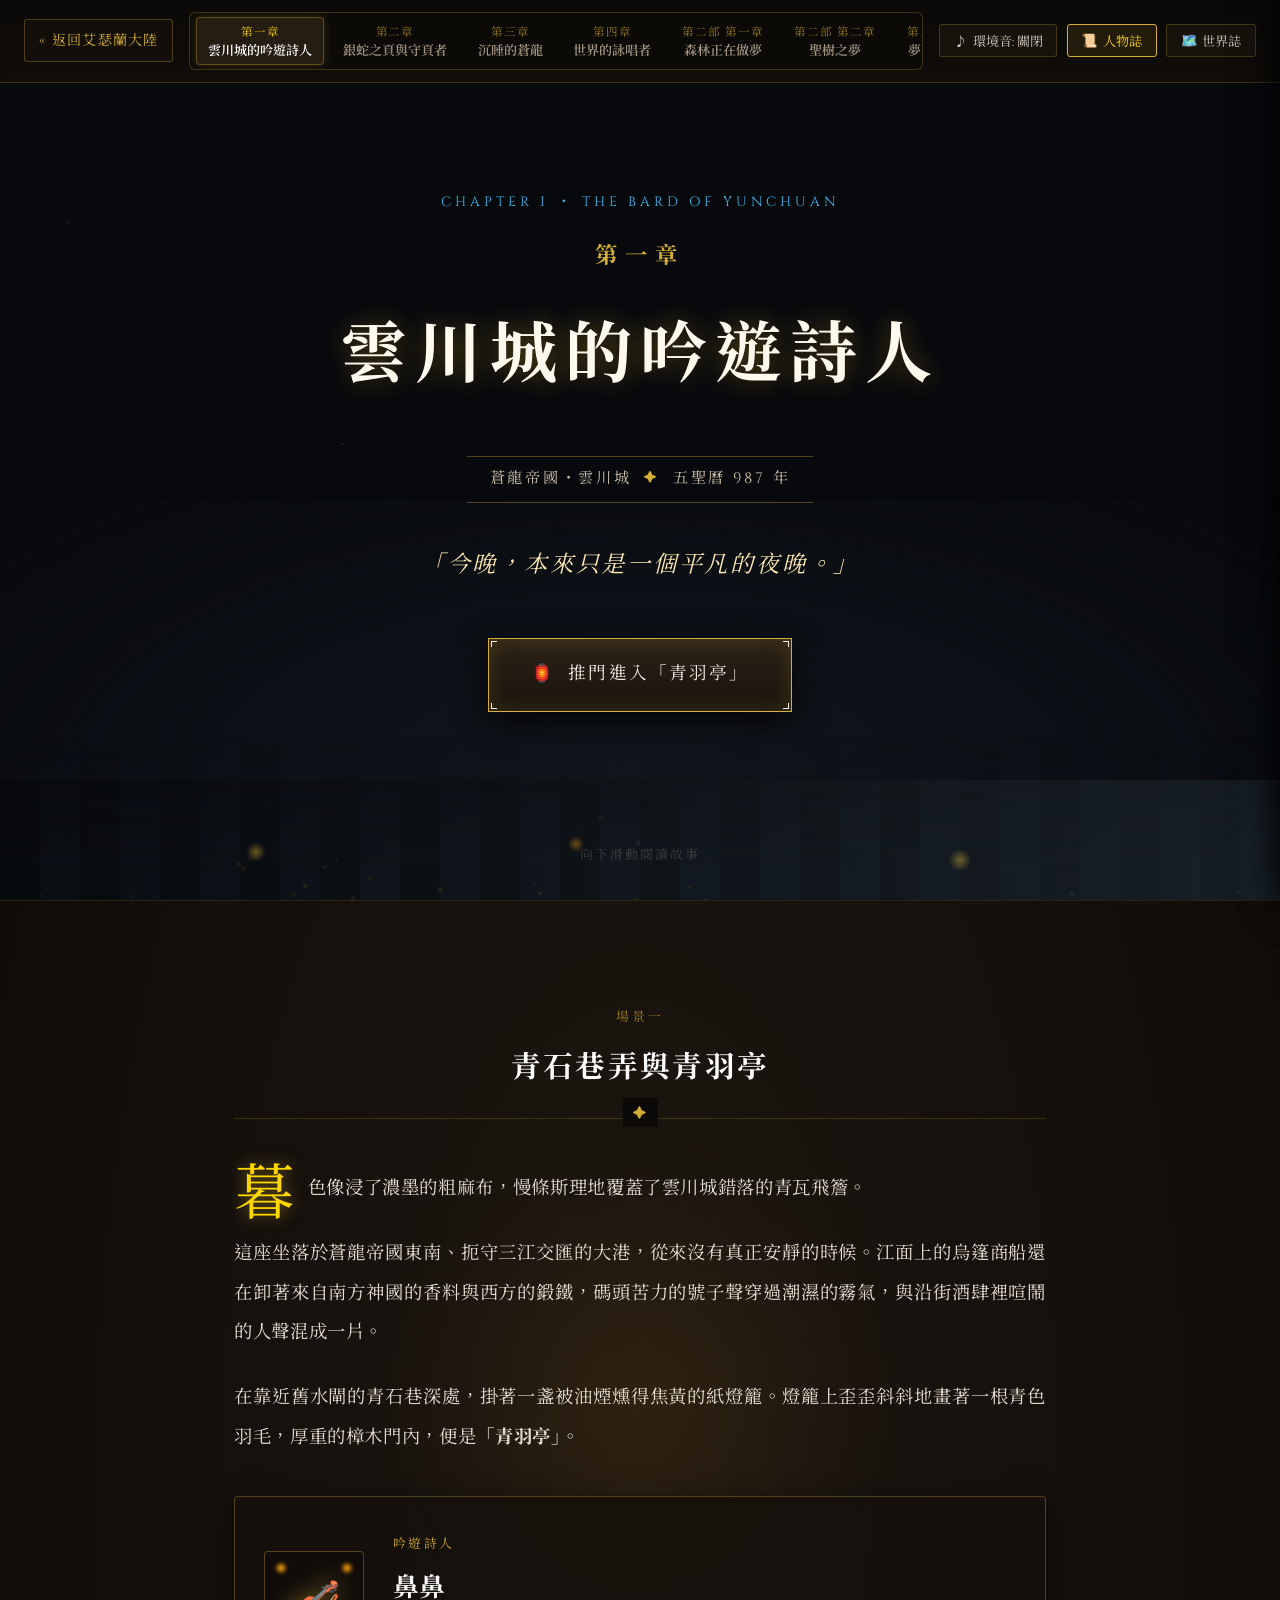
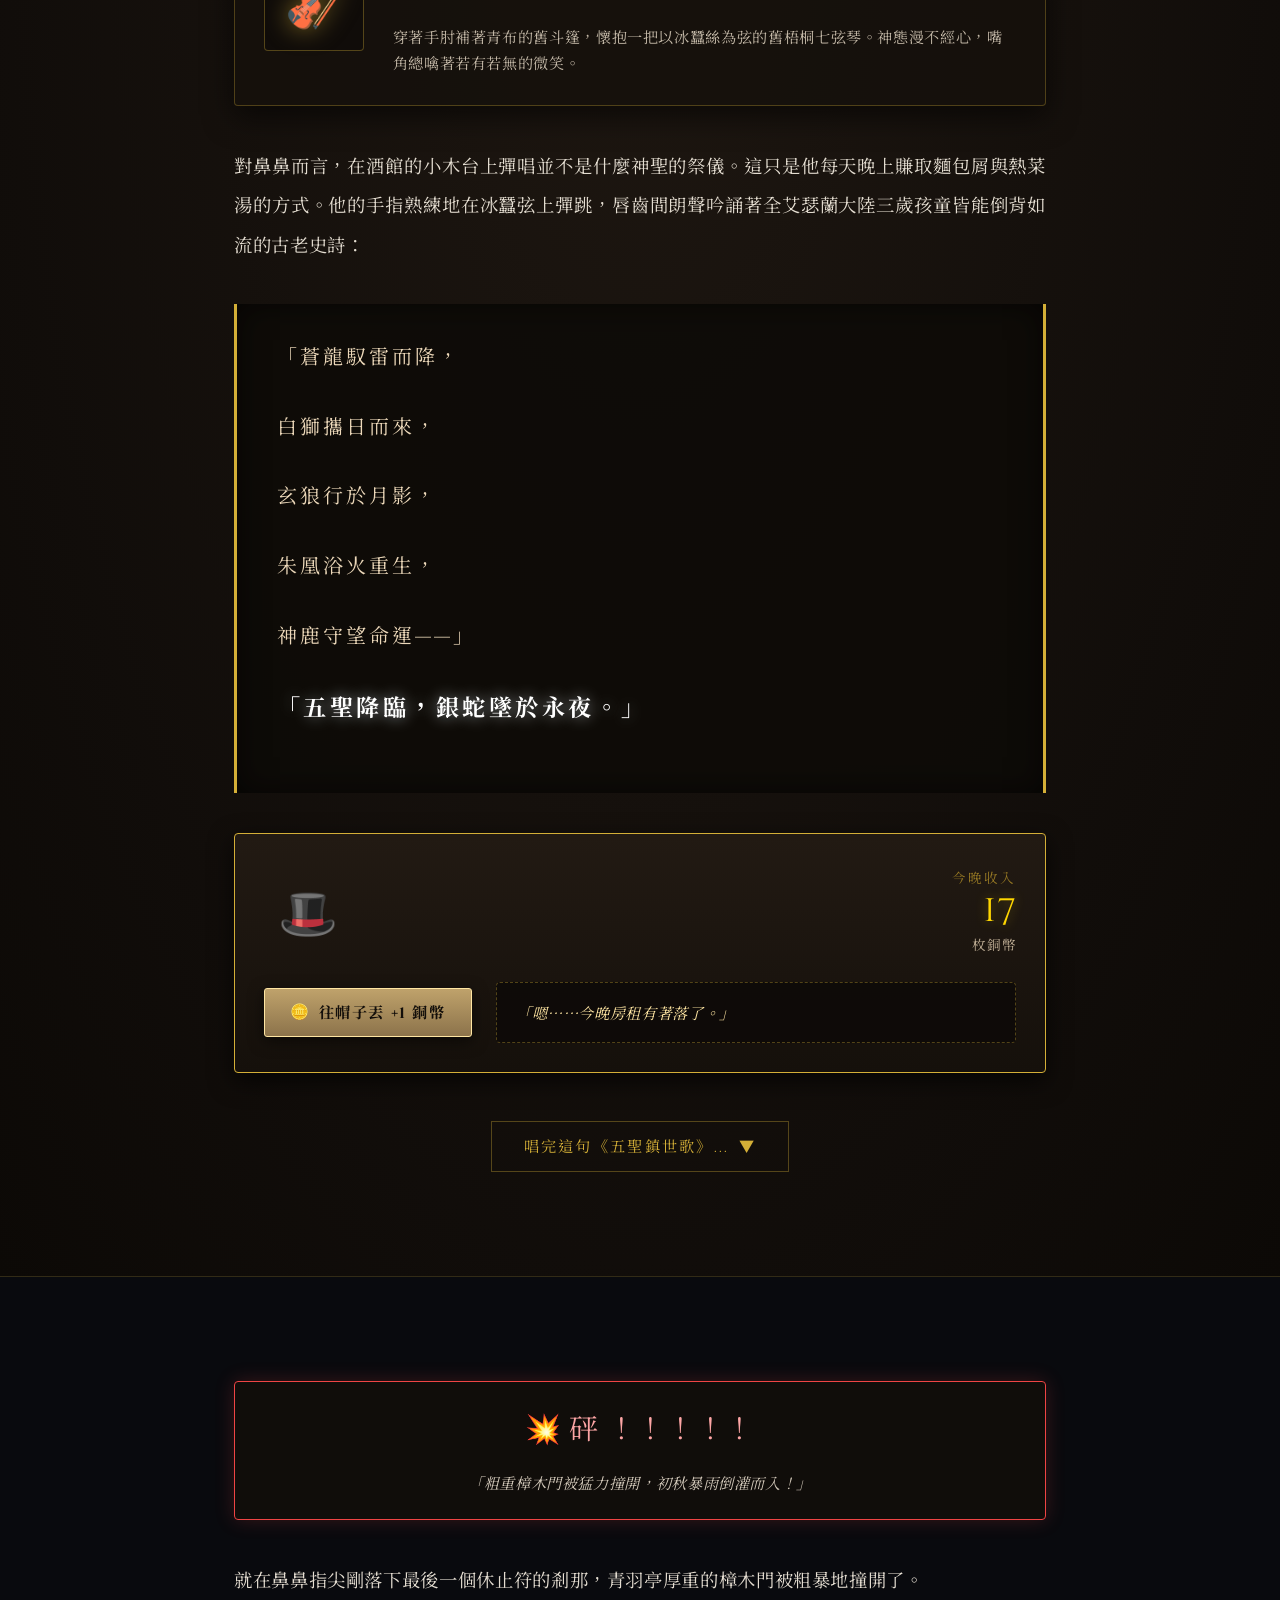
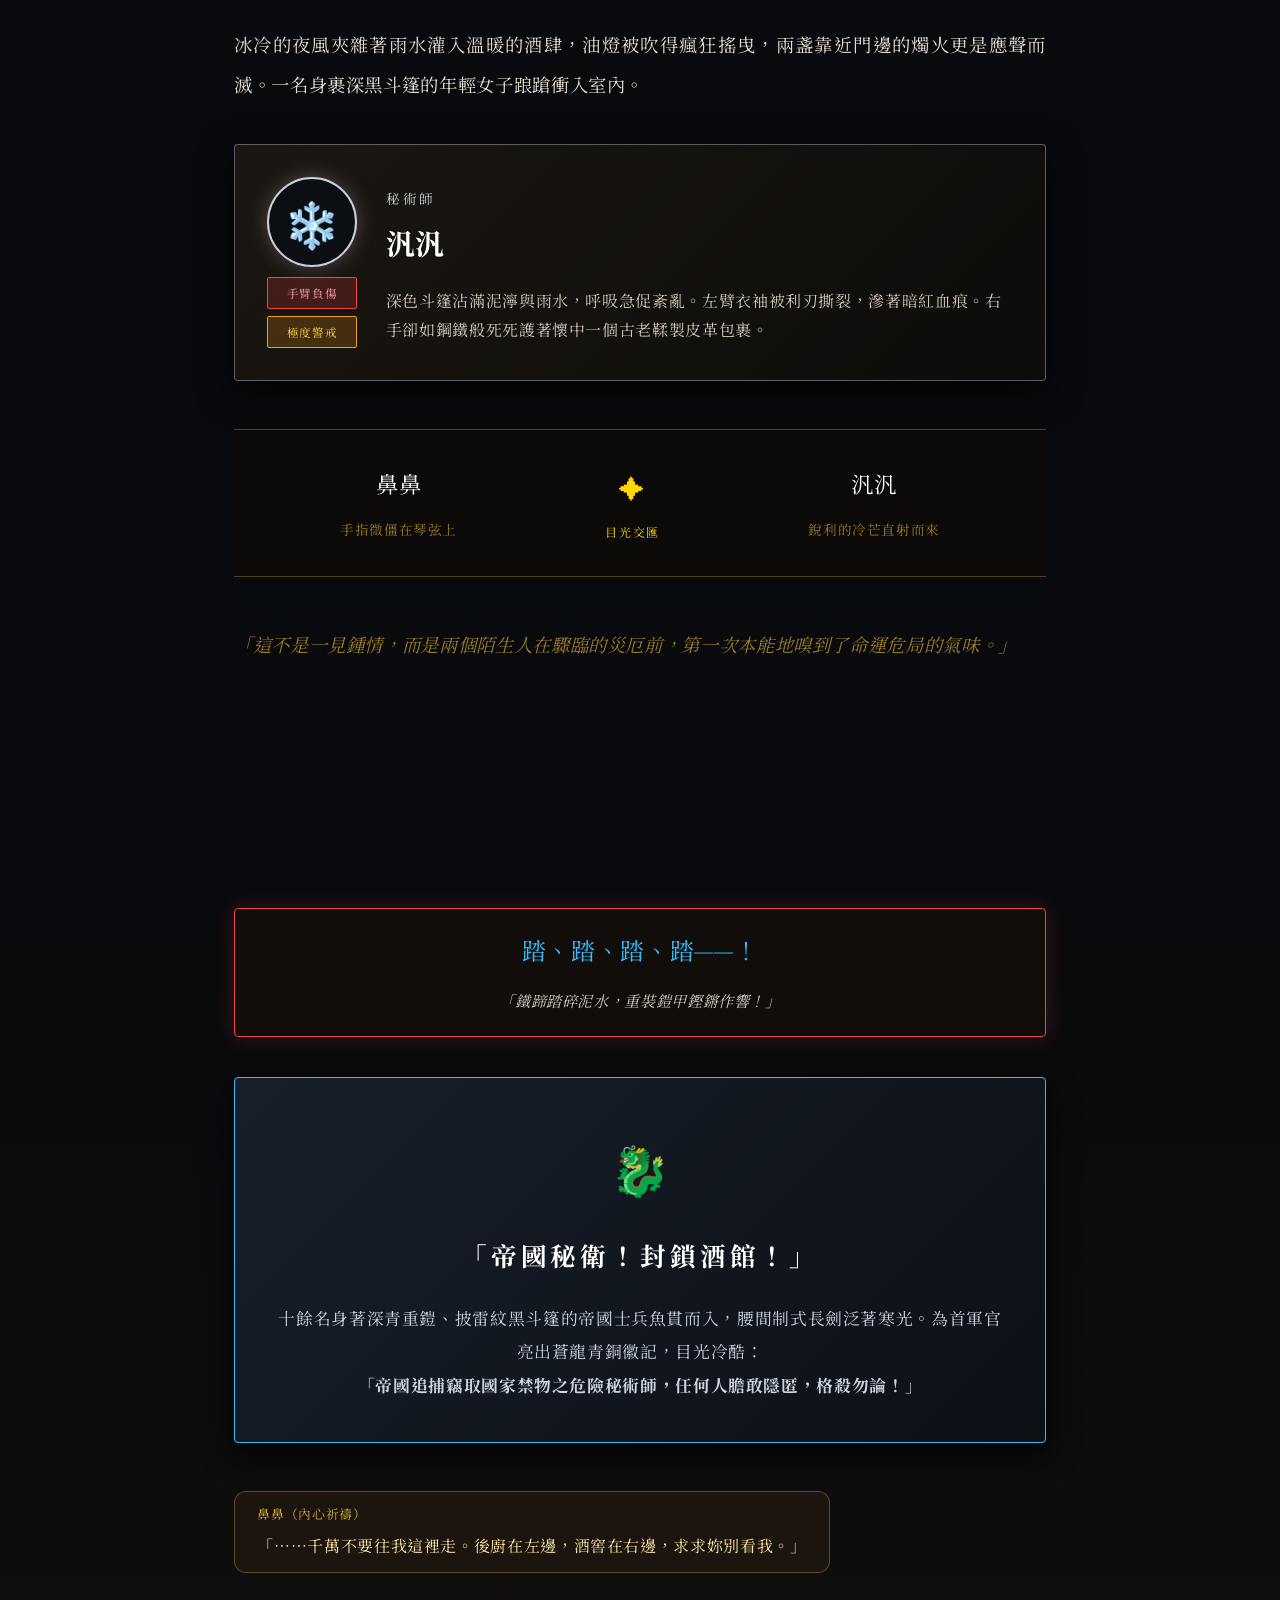
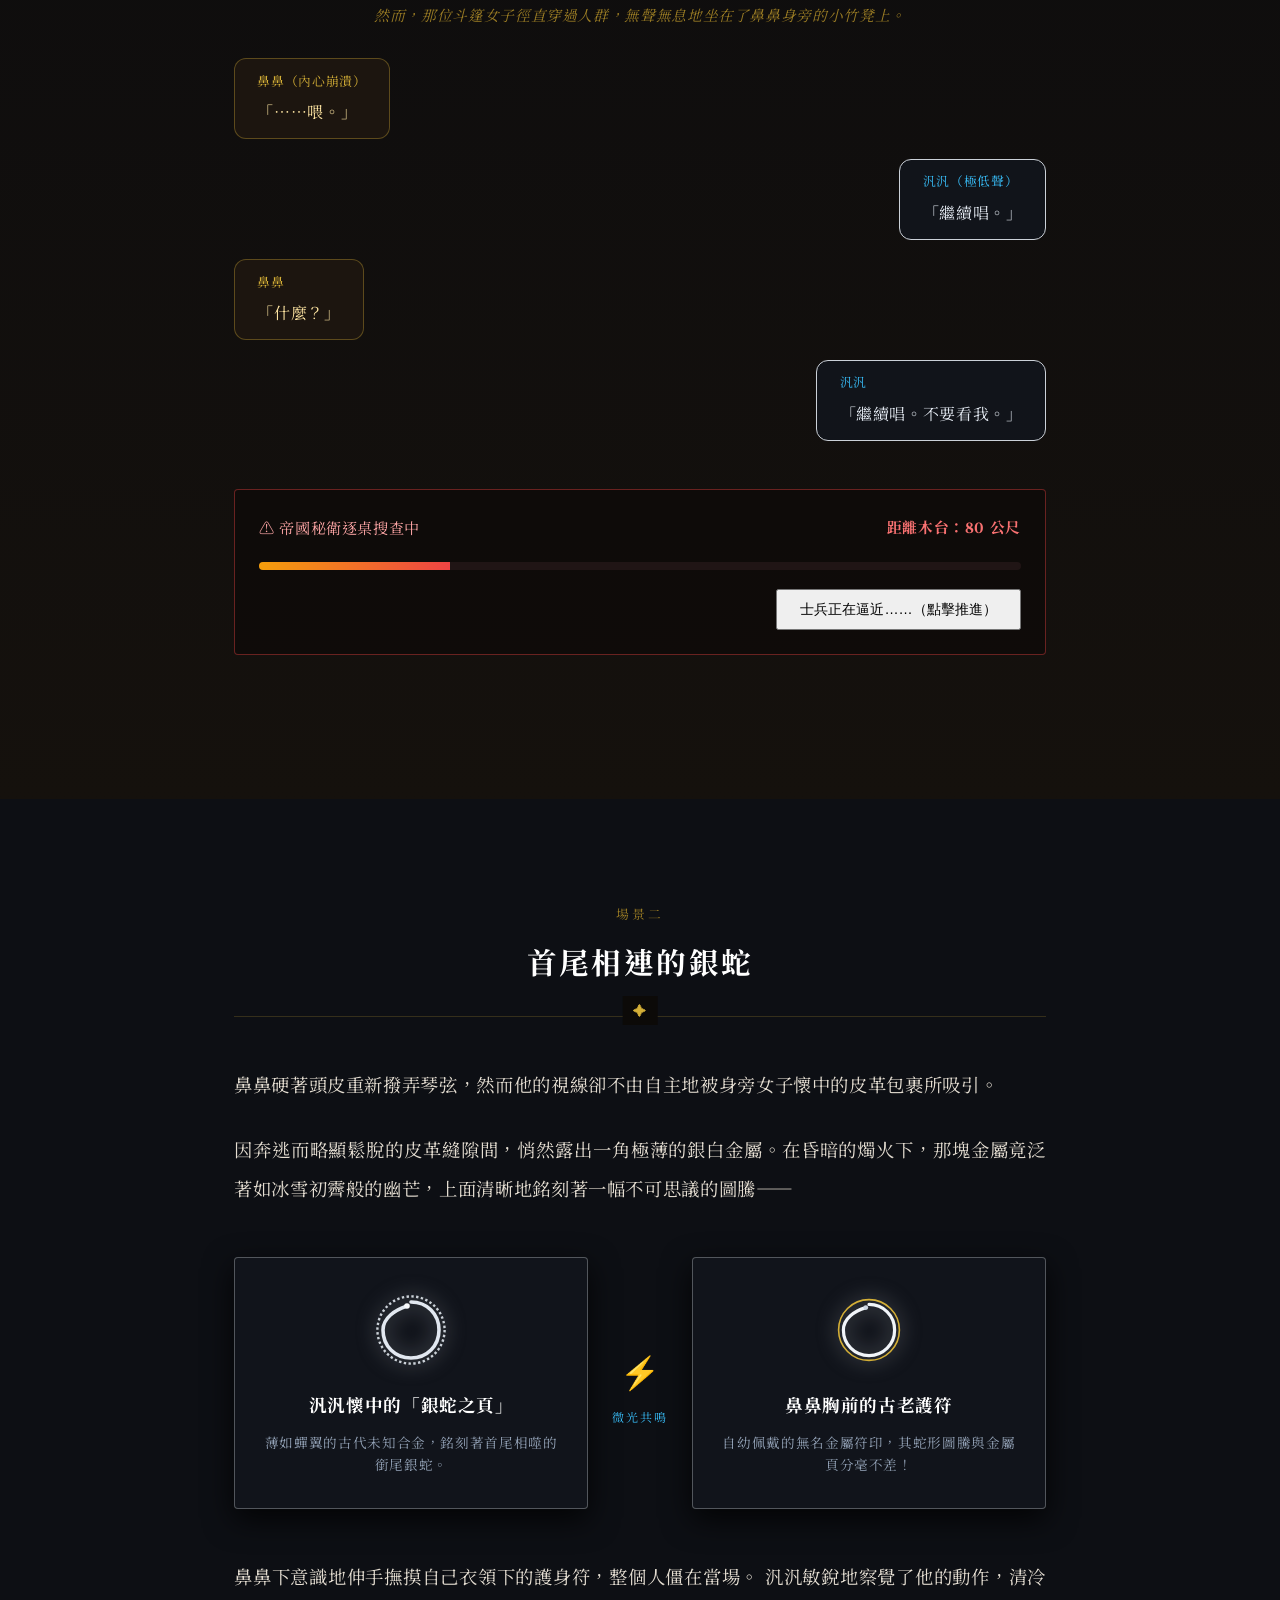
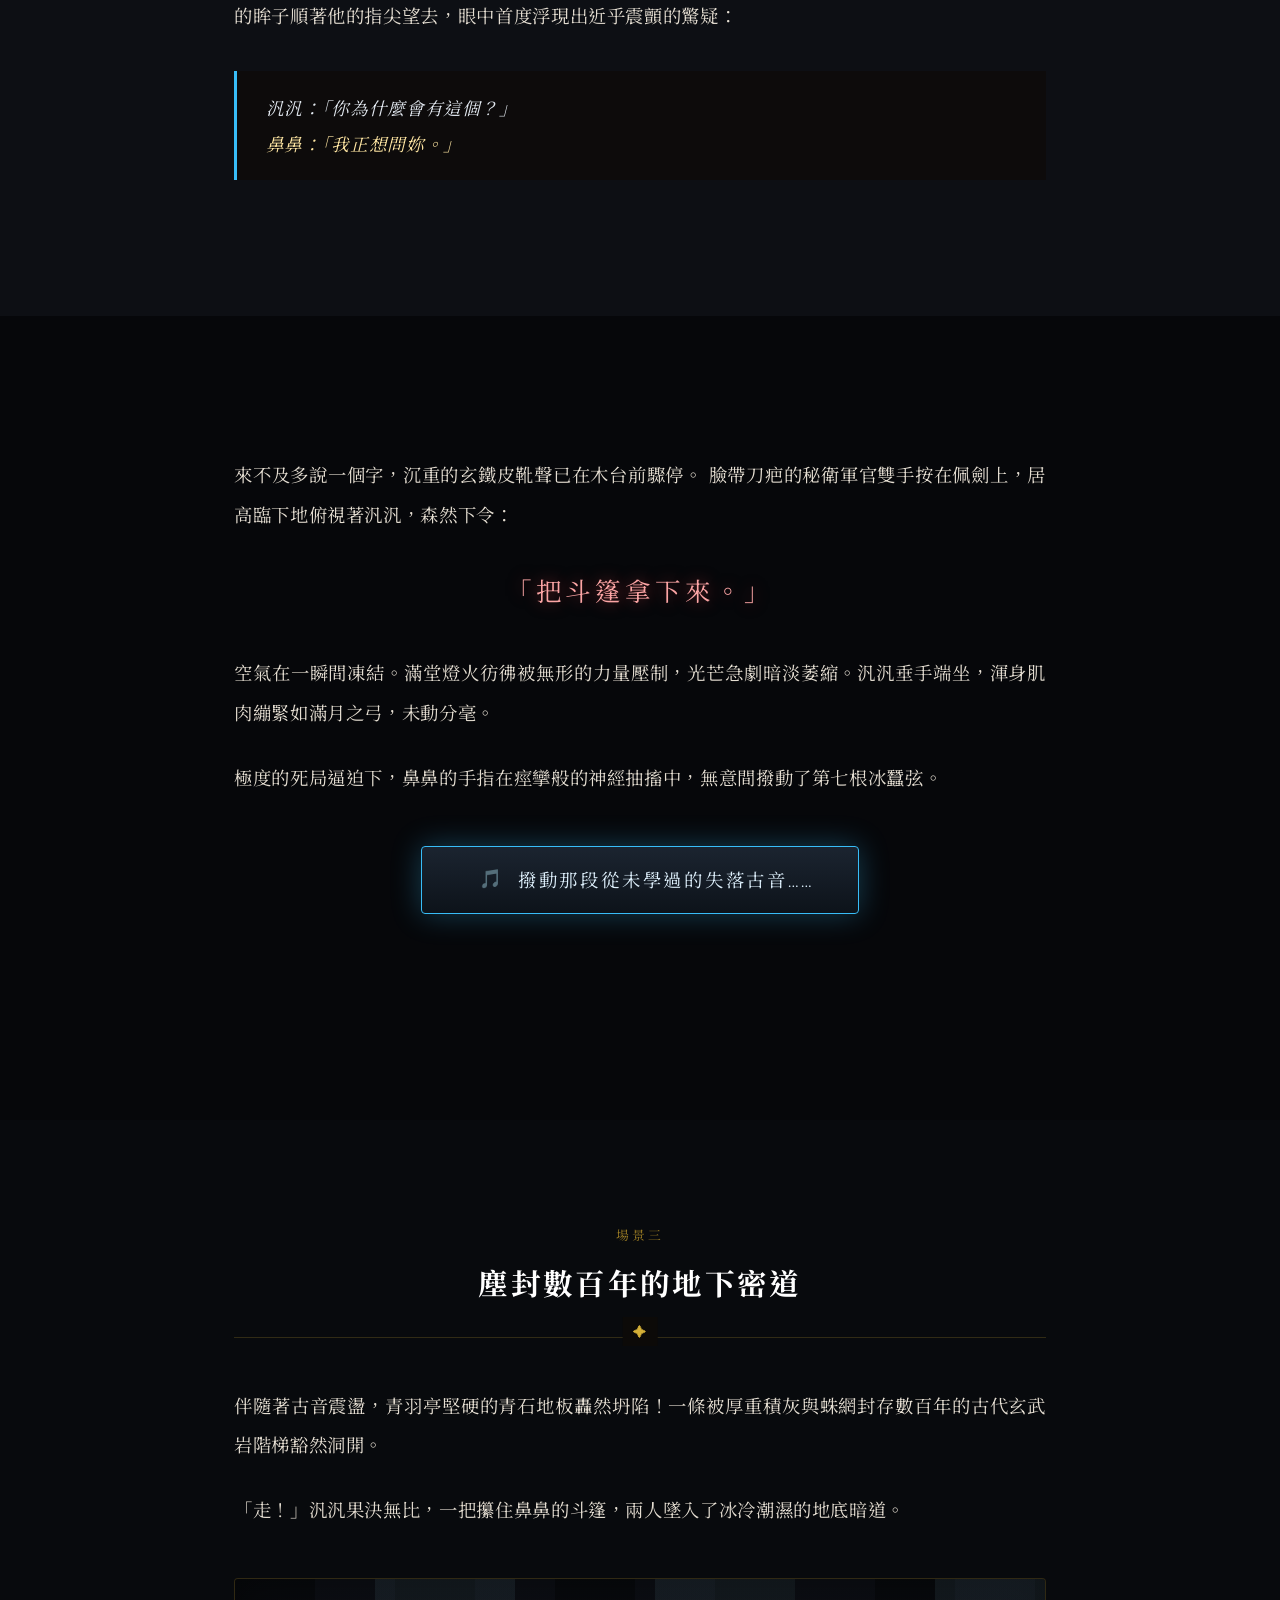
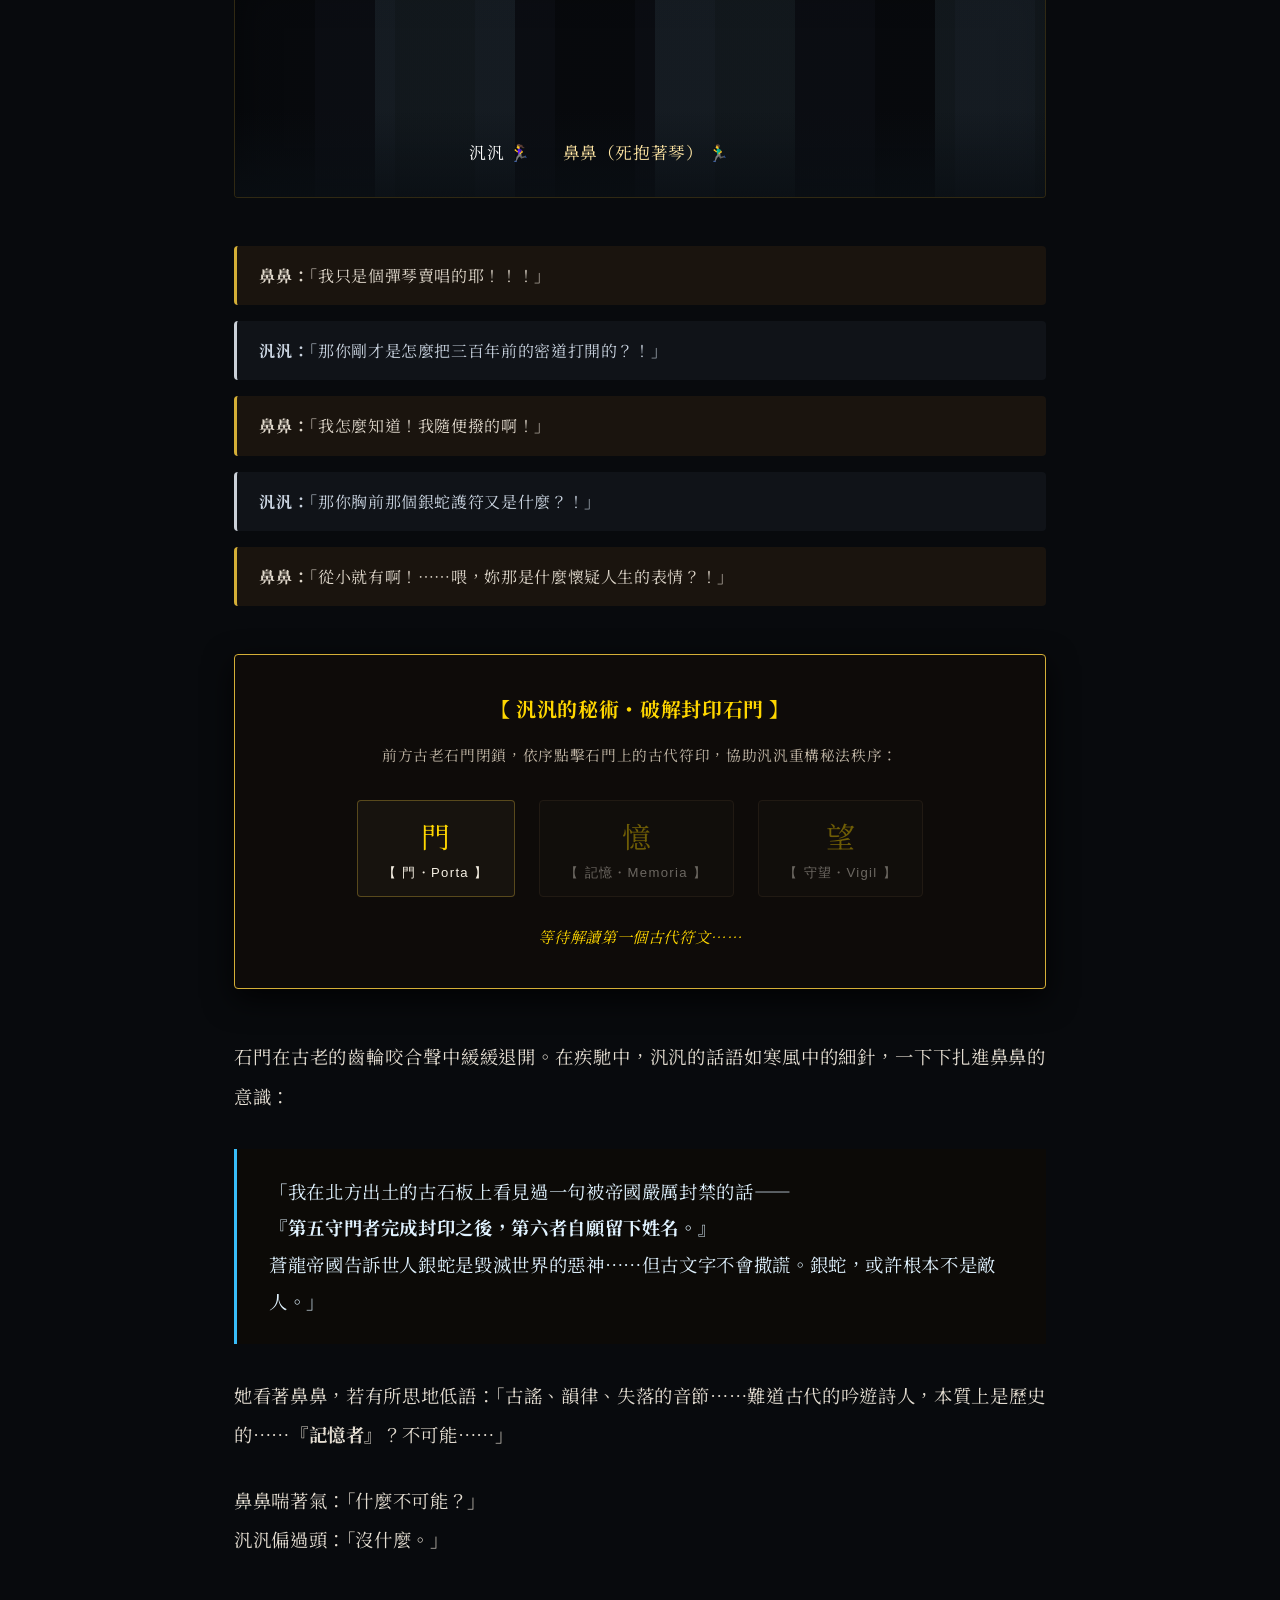
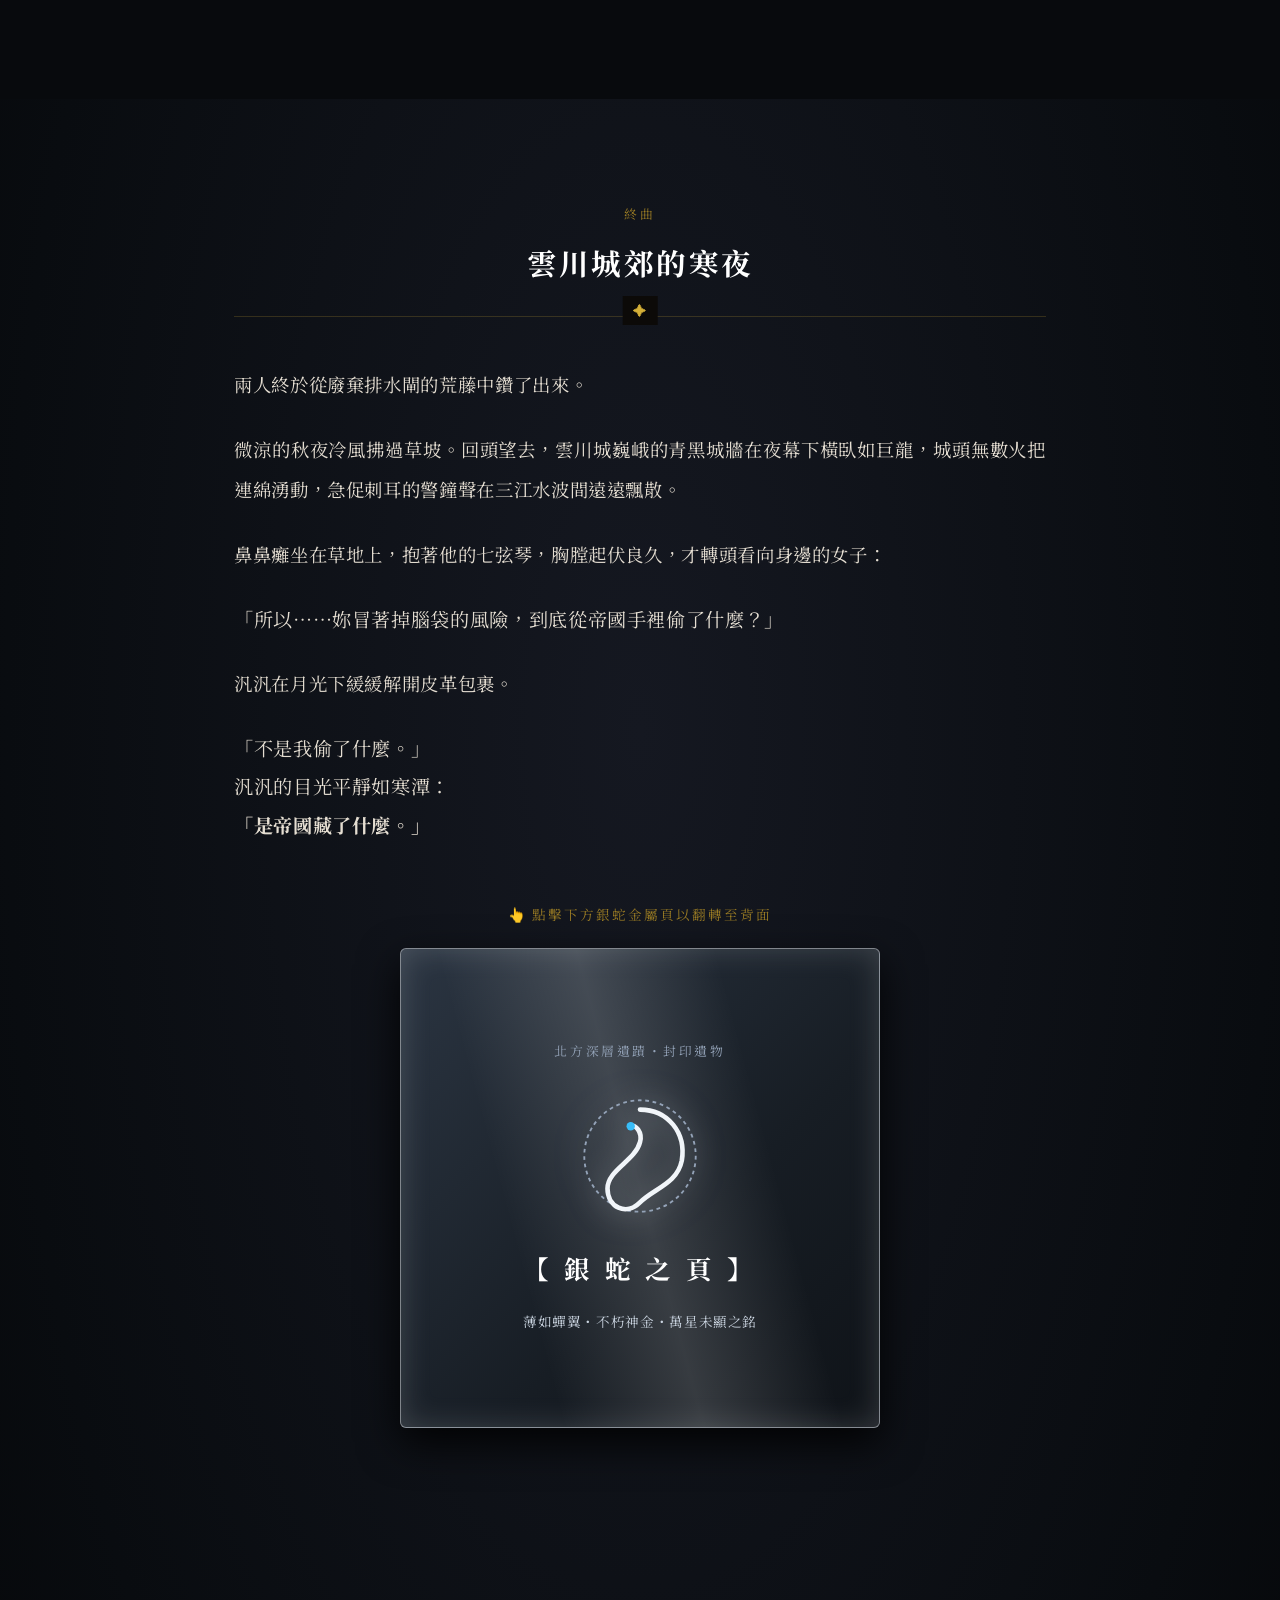
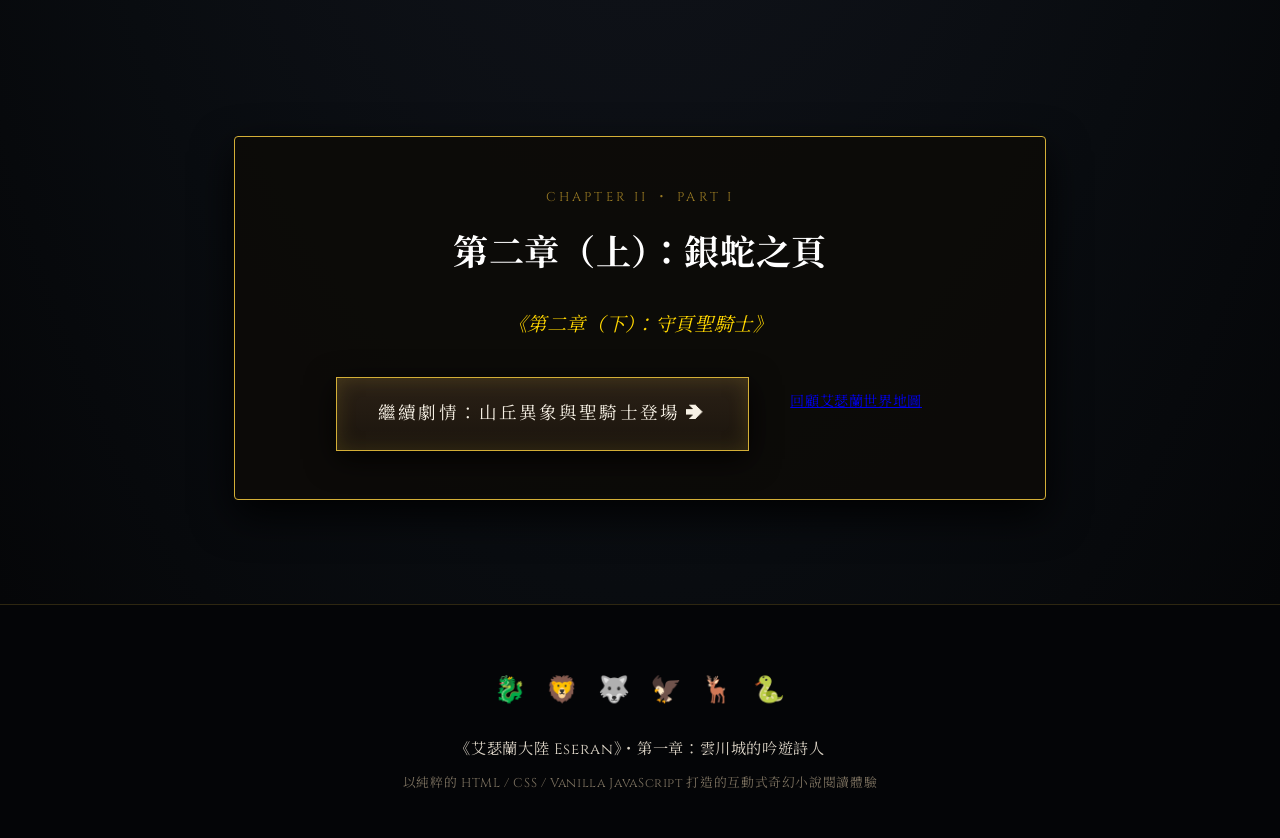
<file: index.html>
<!DOCTYPE html>
<html lang="zh-TW">
<head>
  <meta charset="UTF-8">
  <meta name="viewport" content="width=device-width, initial-scale=1.0">
  <title>《艾瑟蘭大陸》第一章：雲川城的吟遊詩人 ｜ 互動式奇幻小說</title>
  <meta name="description" content="史詩奇幻小說互動式第一章：雲川城的酒肆陰影下，落魄吟遊詩人鼻鼻彈奏著古老史詩，直到一名攜帶著禁忌銀蛇之頁的秘術師撞開了酒館大門……">

  <!-- Google Fonts: Cinzel Decorative, Cinzel, Noto Serif TC -->
  <link rel="preconnect" href="https://fonts.googleapis.com">
  <link rel="preconnect" href="https://fonts.gstatic.com" crossorigin>
  <link href="https://fonts.googleapis.com/css2?family=Cinzel+Decorative:wght@700;900&family=Cinzel:wght@500;700;900&family=Noto+Serif+TC:wght@300;400;600;700;900&display=swap" rel="stylesheet">

  <link rel="stylesheet" href="style.css">
</head>
<body class="novel-theme">

  <!-- 背景粒子層 (夜色薄霧與燭火微光) -->
  <canvas id="atmosphere-canvas" class="atmosphere-canvas"></canvas>

  <!-- 頂部古典導讀選單 -->
  <header class="novel-nav" id="novel-nav">
    <div class="nav-container">
      <div class="nav-left">
        <a href="world.html" class="nav-return-btn" title="返回艾瑟蘭世界地圖與序章">
          <span class="btn-arrow">«</span>
          <span class="btn-text">返回艾瑟蘭大陸</span>
        </a>
      </div>

      <div class="nav-center">
        <!-- 章節分頁標籤按鈕 (Chapter Tabs) -->
        <nav class="chapter-tabs-nav" id="chapter-tabs-nav">
          <button class="chapter-tab-btn active" data-chapter="ch1">
            <span class="tab-num">第一章</span>
            <span class="tab-title">雲川城的吟遊詩人</span>
          </button>
          <button class="chapter-tab-btn" data-chapter="ch2">
            <span class="tab-num">第二章</span>
            <span class="tab-title">銀蛇之頁與守頁者</span>
          </button>
          <button class="chapter-tab-btn" data-chapter="ch3">
            <span class="tab-num">第三章</span>
            <span class="tab-title">沉睡的蒼龍</span>
          </button>
          <button class="chapter-tab-btn" data-chapter="ch4">
            <span class="tab-num">第四章</span>
            <span class="tab-title">世界的詠唱者</span>
          </button>
          <button class="chapter-tab-btn" data-chapter="ch5">
            <span class="tab-num">第二部 第一章</span>
            <span class="tab-title">森林正在做夢</span>
          </button>
          <button class="chapter-tab-btn" data-chapter="ch6">
            <span class="tab-num">第二部 第二章</span>
            <span class="tab-title">聖樹之夢</span>
          </button>
          <button class="chapter-tab-btn" data-chapter="ch7">
            <span class="tab-num">第二部 第三章</span>
            <span class="tab-title">夢中的秘術師</span>
          </button>
          <button class="chapter-tab-btn" data-chapter="ch8">
            <span class="tab-num">第二部 終章</span>
            <span class="tab-title">不存在的未來</span>
          </button>
          <button class="chapter-tab-btn" data-chapter="ch9">
            <span class="tab-num">第三部 第一章</span>
            <span class="tab-title">王都的戰時陰影</span>
          </button>
        </nav>
      </div>

      <div class="nav-right">
        <!-- 音效切換 (Web Audio 合成酒館燭火與古琴氛圍) -->
        <button id="btn-ambient-audio" class="nav-tool-btn" title="切換酒館與夜風氛圍音">
          <span class="icon">♪</span>
          <span class="text">環境音: 關閉</span>
        </button>

        <!-- 角色資訊卡按鈕 -->
        <button id="btn-open-dossier" class="nav-tool-btn highlight-btn" title="查看人物誌">
          <span class="icon">📜</span>
          <span class="text">人物誌</span>
        </button>

        <!-- 世界百科快速預覽 -->
        <button id="btn-open-world-drawer" class="nav-tool-btn" title="開啟艾瑟蘭世界誌速查">
          <span class="icon">🗺️</span>
          <span class="text">世界誌</span>
        </button>
      </div>
    </div>
  </header>

  <!-- ==============================================
       人物誌側邊欄 (Character Dossier Drawer)
       ============================================== -->
  <div id="character-dossier" class="side-drawer" aria-hidden="true">
    <div class="drawer-inner parchment-card">
      <div class="drawer-header">
        <h3 class="drawer-title">【 人 物 誌 】</h3>
        <button id="btn-close-dossier" class="drawer-close" aria-label="關閉人物誌">&times;</button>
      </div>
      <div class="drawer-body" id="dossier-content">
        <!-- 由 JS 動態注入鼻鼻與汎汎角色卡 -->
      </div>
    </div>
  </div>

  <!-- ==============================================
       世界誌快速速查側邊欄 (World Lore Drawer)
       ============================================== -->
  <div id="world-drawer" class="side-drawer" aria-hidden="true">
    <div class="drawer-inner parchment-card">
      <div class="drawer-header">
        <h3 class="drawer-title">【 艾 瑟 蘭 世 界 誌 】</h3>
        <button id="btn-close-world-drawer" class="drawer-close" aria-label="關閉世界誌">&times;</button>
      </div>
      <div class="drawer-body">
        <div class="world-quick-info">
          <h4>蒼龍帝國・雲川城</h4>
          <p>五聖大陸東方的繁華水路樞紐，商隊、傭兵、流民與各派勢力混雜之所。城中布滿青瓦木造街屋與曲折水道。</p>
        </div>
        <div class="world-quick-info">
          <h4>五聖獸神話體系</h4>
          <p>世人相信：蒼龍、白獅、玄狼、朱凰、神鹿五大聖獸於無星紀元降臨，鎮壓邪蛇並開闢五國秩序。</p>
        </div>
        <div class="world-quick-info">
          <h4>神鹿之夢（The Deer's Dream）</h4>
          <p>神鹿・艾露希亞的特殊權能。混合過去、現在、未來與無數可能性碎片。受未知銀黑力量篩選干擾中。</p>
        </div>
        <div class="world-quick-info">
          <h4>認知現實（Conceptual Dream Reality）</h4>
          <p>神鹿夢境中的核心法則：人在夢中堅信的事物會成為現實規則。未知存在即利用此規則誘導五聖獸互相恐懼。</p>
        </div>
        <div class="world-quick-info">
          <h4>北境王國首都：霜冠城（Frostcrown）</h4>
          <p>北方繁華的政治與軍事石造王都。目前受王國動員令與戒嚴令管制，全城進入戰時狀態。</p>
        </div>
        <div class="world-quick-info">
          <h4>前線天險：霜牙峽谷（Frostfang Pass）</h4>
          <p>前往玄狼聖域的必經冰雪隘口。鐵狼氏族戰團指揮官『赤狼・蕾米』在此佈防迎擊王國大軍。</p>
        </div>
        <div class="world-quick-info">
          <h4>銀黑情緒增幅術（Emotion Amplification）</h4>
          <p>隱藏於官方告示與王室印記間的銀黑術式。不直接洗腦，而是將大眾原有的隱微擔心放大為極致恐懼與仇恨。</p>
        </div>
        <div class="world-quick-links">
          <a href="world.html" class="parchment-link-btn">開啟完整艾瑟蘭大陸地圖與盟約歷史 ➔</a>
        </div>
      </div>
    </div>
  </div>

  <!-- 遮罩背景 -->
  <div id="drawer-backdrop" class="drawer-backdrop"></div>

  <!-- ==============================================
       主體小說滾動故事線
       ============================================== -->
  <main class="novel-main" id="novel-stage">

    <!-- ──────────────────────────────────────────
         【第一章分頁】 CHAPTER I: THE BARD OF YUNCHUAN
         ────────────────────────────────────────── -->
    <div id="ch1-page" class="chapter-page active-page">

    <!-- ──────────────────────────────────────────
         一、開場：夜幕下的雲川城 HERO SCENE
         ────────────────────────────────────────── -->
    <section id="scene-city" class="scene-section scene-city-hero">
      
      <!-- 雲川城東方幻想剪影與夜景圖層 -->
      <div class="city-sky-backdrop">
        <div class="distant-mountains"></div>
        <div class="lightning-flash" id="lightning-flash"></div>
        <div class="city-skyline-silhouette"></div>
        <div class="city-mist-layer"></div>
      </div>

      <div class="hero-text-container">
        <div class="scene-pre-badge">CHAPTER I ・ THE BARD OF YUNCHUAN</div>
        <h1 class="novel-chapter-title">
          <span class="sub-chapter">第一章</span>
          <span class="main-title">雲川城的吟遊詩人</span>
        </h1>
        
        <div class="city-lore-stamp">
          <span class="location-name">蒼龍帝國・雲川城</span>
          <span class="divider">✦</span>
          <span class="era-name">五聖曆 987 年</span>
        </div>

        <p class="hero-lead-quote">
          「今晚，本來只是一個平凡的夜晚。」
        </p>

        <div class="enter-tavern-wrapper">
          <a href="#scene-tavern" class="parchment-cta-btn" id="btn-enter-tavern">
            <span class="corner tl"></span><span class="corner tr"></span>
            <span class="corner bl"></span><span class="corner br"></span>
            <span class="btn-icon">🏮</span>
            <span class="btn-label">推門進入「青羽亭」</span>
          </a>
        </div>
      </div>

      <div class="city-scroll-hint">
        <span class="mouse-icon"></span>
        <span class="hint-text">向下滑動閱讀故事</span>
      </div>
    </section>

    <!-- ──────────────────────────────────────────
         二、青羽亭酒館場景：鼻鼻的日常與七弦琴
         ────────────────────────────────────────── -->
    <section id="scene-tavern" class="scene-section scene-tavern-interior">
      
      <!-- 酒館溫暖暖燭光與木構裝飾 -->
      <div class="tavern-ambient-glow"></div>

      <div class="narrative-wrapper">
        
        <!-- 場景標記卡 -->
        <div class="scene-marker">
          <span class="marker-tag">場景一</span>
          <h2 class="marker-title">青石巷弄與青羽亭</h2>
        </div>

        <div class="novel-prose-block">
          <p class="dropcap-paragraph">
            暮色像浸了濃墨的粗麻布，慢條斯理地覆蓋了雲川城錯落的青瓦飛簷。
          </p>
          <p>
            這座坐落於蒼龍帝國東南、扼守三江交匯的大港，從來沒有真正安靜的時候。江面上的烏篷商船還在卸著來自南方神國的香料與西方的鍛鐵，碼頭苦力的號子聲穿過潮濕的霧氣，與沿街酒肆裡喧鬧的人聲混成一片。
          </p>
          <p>
            在靠近舊水閘的青石巷深處，掛著一盞被油煙燻得焦黃的紙燈籠。燈籠上歪歪斜斜地畫著一根青色羽毛，厚重的樟木門內，便是<strong>「青羽亭」</strong>。
          </p>
        </div>

        <!-- 鼻鼻的舞台與七弦琴視覺卡 -->
        <div class="bard-stage-card">
          <div class="stage-visual">
            <div class="candle-flicker candle-1"></div>
            <div class="candle-flicker candle-2"></div>
            <div class="bard-silhouette">
              <span class="lute-glow">🎻</span>
            </div>
          </div>
          <div class="stage-info">
            <span class="character-tag">吟遊詩人</span>
            <h3 class="character-name">鼻鼻</h3>
            <p class="character-desc">
              穿著手肘補著青布的舊斗篷，懷抱一把以冰蠶絲為弦的舊梧桐七弦琴。神態漫不經心，嘴角總噙著若有若無的微笑。
            </p>
          </div>
        </div>

        <div class="novel-prose-block">
          <p>
            對鼻鼻而言，在酒館的小木台上彈唱並不是什麼神聖的祭儀。這只是他每天晚上賺取麵包屑與熱菜湯的方式。他的手指熟練地在冰蠶弦上彈跳，唇齒間朗聲吟誦著全艾瑟蘭大陸三歲孩童皆能倒背如流的古老史詩：
          </p>

          <!-- 《五聖鎮世歌》詩篇排版 -->
          <blockquote class="epic-poem" id="epic-poem-block">
            <p class="poem-line">「蒼龍馭雷而降，</p>
            <p class="poem-line">白獅攜日而來，</p>
            <p class="poem-line">玄狼行於月影，</p>
            <p class="poem-line">朱凰浴火重生，</p>
            <p class="poem-line">神鹿守望命運——」</p>
            <p class="poem-line highlight-omen" id="poem-climax-line">
              「五聖降臨，銀蛇墜於永夜。」
            </p>
          </blockquote>
        </div>

        <!-- ──────────────────────────────────────
             三、互動功能：賞錢帽與鼻鼻的日常碎碎念
             ────────────────────────────────────── -->
        <div class="tipping-hat-widget" id="tipping-hat-widget">
          <div class="hat-visual-area">
            <div class="felt-hat" id="felt-hat">
              <div class="hat-rim"></div>
              <div class="hat-coin-container" id="hat-coin-container"></div>
              <span class="hat-symbol">🎩</span>
            </div>
            <div class="income-display">
              <span class="income-label">今晚收入</span>
              <span class="income-count" id="income-count">17</span>
              <span class="income-unit">枚銅幣</span>
            </div>
          </div>

          <div class="hat-controls">
            <button class="coin-tip-btn" id="btn-tip-coin">
              <span class="coin-sparkle">🪙</span>
              <span class="tip-text">往帽子丟 +1 銅幣</span>
            </button>
            <div class="bibi-thought-bubble" id="bibi-thought">
              <span class="bubble-tail"></span>
              <p id="thought-text">「嗯……今晚房租有著落了。」</p>
            </div>
          </div>
        </div>

        <!-- 推進劇情提示按鈕 -->
        <div class="story-advance-cue">
          <button class="advance-narrative-btn" id="btn-trigger-fanfan">
            <span>唱完這句《五聖鎮世歌》...</span>
            <span class="cue-arrow">▼</span>
          </button>
        </div>

      </div>
    </section>

    <!-- ──────────────────────────────────────────
         四、汎汎撞門闖入 與 第一次對視
         ────────────────────────────────────────── -->
    <section id="scene-intrusion" class="scene-section scene-intrusion-drama">
      
      <!-- 風雨倒灌與門扉破裂衝擊特效層 -->
      <div class="door-slam-fx" id="door-slam-fx"></div>

      <div class="narrative-wrapper">
        
        <div class="sfx-sound-banner" id="intrusion-sfx">
          <span class="sfx-text sfx-crash">💥 砰 ！！！！！</span>
          <span class="sfx-desc">「粗重樟木門被猛力撞開，初秋暴雨倒灌而入！」</span>
        </div>

        <div class="novel-prose-block">
          <p>
            就在鼻鼻指尖剛落下最後一個休止符的剎那，青羽亭厚重的樟木門被粗暴地撞開了。
          </p>
          <p>
            冰冷的夜風夾雜著雨水灌入溫暖的酒肆，油燈被吹得瘋狂搖曳，兩盞靠近門邊的燭火更是應聲而滅。一名身裹深黑斗篷的年輕女子踉蹌衝入室內。
          </p>
        </div>

        <!-- 汎汎初登場卡片 -->
        <div class="character-spotlight-card fanfan-spotlight" id="fanfan-spotlight">
          <div class="spotlight-visual">
            <div class="fanfan-avatar">
              <span class="avatar-glyph">❄️</span>
            </div>
            <div class="status-tags">
              <span class="status-badge danger">手臂負傷</span>
              <span class="status-badge alert">極度警戒</span>
            </div>
          </div>
          <div class="spotlight-details">
            <span class="character-tag">秘術師</span>
            <h3 class="character-name">汎汎</h3>
            <p class="spotlight-state">
              深色斗篷沾滿泥濘與雨水，呼吸急促紊亂。左臂衣袖被利刃撕裂，滲著暗紅血痕。右手卻如鋼鐵般死死護著懷中一個古老鞣製皮革包裹。
            </p>
          </div>
        </div>

        <!-- 兩人目光第一次對視的情境呈現 -->
        <div class="eye-contact-tableau" id="tableau-stare">
          <div class="stare-box bibi-box">
            <span class="stare-name">鼻鼻</span>
            <p class="stare-sub">手指微僵在琴弦上</p>
          </div>
          <div class="stare-spark">
            <span class="spark-icon">✦</span>
            <span class="spark-label">目光交匯</span>
          </div>
          <div class="stare-box fanfan-box">
            <span class="stare-name">汎汎</span>
            <p class="stare-sub">銳利的冷芒直射而來</p>
          </div>
        </div>

        <div class="novel-prose-block text-center prose-italic">
          <p>「這不是一見鍾情，而是兩個陌生人在驟臨的災厄前，第一次本能地嗅到了命運危局的氣味。」</p>
        </div>

      </div>
    </section>

    <!-- ──────────────────────────────────────────
         五、帝國秘衛搜捕 與 幽默互動
         ────────────────────────────────────────── -->
    <section id="scene-guards" class="scene-section scene-guards-tension">
      
      <div class="narrative-wrapper">

        <div class="sfx-sound-banner">
          <span class="sfx-text sfx-march">踏、踏、踏、踏——！</span>
          <span class="sfx-desc">「鐵蹄踏碎泥水，重裝鎧甲鏗鏘作響！」</span>
        </div>

        <div class="imperial-proclamation">
          <div class="dragon-crest-seal">🐉</div>
          <h3 class="proclamation-title">「帝國秘衛！封鎖酒館！」</h3>
          <p class="proclamation-body">
            十餘名身著深青重鎧、披雷紋黑斗篷的帝國士兵魚貫而入，腰間制式長劍泛著寒光。為首軍官亮出蒼龍青銅徽記，目光冷酷：
            <br><strong>「帝國追捕竊取國家禁物之危險秘術師，任何人膽敢隱匿，格殺勿論！」</strong>
          </p>
        </div>

        <!-- 幽默對話劇場 (互動氣泡) -->
        <div class="dialogue-theater-box" id="dialogue-theater">
          
          <div class="dialogue-bubble bibi-bubble">
            <span class="speaker">鼻鼻（內心祈禱）</span>
            <p class="quote">「……千萬不要往我這裡走。後廚在左邊，酒窖在右邊，求求妳別看我。」</p>
          </div>

          <div class="dialogue-narrative-note">
            <span>然而，那位斗篷女子徑直穿過人群，無聲無息地坐在了鼻鼻身旁的小竹凳上。</span>
          </div>

          <div class="dialogue-bubble bibi-bubble">
            <span class="speaker">鼻鼻（內心崩潰）</span>
            <p class="quote">「……喂。」</p>
          </div>

          <div class="dialogue-bubble fanfan-bubble">
            <span class="speaker">汎汎（極低聲）</span>
            <p class="quote">「繼續唱。」</p>
          </div>

          <div class="dialogue-bubble bibi-bubble">
            <span class="speaker">鼻鼻</span>
            <p class="quote">「什麼？」</p>
          </div>

          <div class="dialogue-bubble fanfan-bubble">
            <span class="speaker">汎汎</span>
            <p class="quote">「繼續唱。不要看我。」</p>
          </div>

        </div>

        <!-- 搜尋進度緊張感條 (Search Progress Bar) -->
        <div class="search-tracker-card" id="search-tracker">
          <div class="tracker-header">
            <span class="tracker-title">⚠️ 帝國秘衛逐桌搜查中</span>
            <span class="distance-badge" id="search-distance">距離木台：80 公尺</span>
          </div>
          <div class="progress-track">
            <div class="progress-bar-fill" id="search-progress-bar"></div>
          </div>
          <div class="tracker-actions">
            <button class="parchment-btn small-btn" id="btn-continue-search">
              <span>士兵正在逼近……（點擊推進）</span>
            </button>
          </div>
        </div>

      </div>
    </section>

    <!-- ──────────────────────────────────────────
         六、銀蛇之頁 與 護符之謎
         ────────────────────────────────────────── -->
    <section id="scene-serpent-revelation" class="scene-section scene-silver-revelation">
      
      <div class="narrative-wrapper">

        <div class="scene-marker">
          <span class="marker-tag">場景二</span>
          <h2 class="marker-title">首尾相連的銀蛇</h2>
        </div>

        <div class="novel-prose-block">
          <p>
            鼻鼻硬著頭皮重新撥弄琴弦，然而他的視線卻不由自主地被身旁女子懷中的皮革包裹所吸引。
          </p>
          <p>
            因奔逃而略顯鬆脫的皮革縫隙間，悄然露出一角極薄的銀白金屬。在昏暗的燭火下，那塊金屬竟泛著如冰雪初霽般的幽芒，上面清晰地銘刻著一幅不可思議的圖騰——
          </p>
        </div>

        <!-- 銀蛇圖案 VS 鼻鼻護符 對比展示台 -->
        <div class="relic-comparison-stage">
          
          <div class="relic-card relic-page">
            <div class="relic-icon-wrapper">
              <svg viewBox="0 0 100 100" class="silver-ouroboros-svg">
                <circle cx="50" cy="50" r="42" fill="none" stroke="#cbd1d8" stroke-width="3" stroke-dasharray="3,3" class="spin-ring"/>
                <path d="M 50 15 C 70 15, 85 30, 85 50 C 85 70, 70 85, 50 85 C 30 85, 15 70, 15 50 C 15 35, 30 25, 45 20" 
                      fill="none" stroke="#e2e8f0" stroke-width="4.5" stroke-linecap="round"/>
                <circle cx="45" cy="20" r="3.5" fill="#f8fafc"/>
              </svg>
            </div>
            <h4 class="relic-name">汎汎懷中的「銀蛇之頁」</h4>
            <p class="relic-desc">薄如蟬翼的古代未知合金，銘刻著首尾相噬的銜尾銀蛇。</p>
          </div>

          <div class="resonance-spark" id="resonance-spark">
            <span class="spark-core">⚡</span>
            <span class="spark-text">微光共鳴</span>
          </div>

          <div class="relic-card relic-amulet">
            <div class="relic-icon-wrapper">
              <svg viewBox="0 0 100 100" class="silver-ouroboros-svg">
                <circle cx="50" cy="50" r="38" fill="none" stroke="#d4af37" stroke-width="2"/>
                <path d="M 50 18 C 68 18, 82 32, 82 50 C 82 68, 68 82, 50 82 C 32 82, 18 68, 18 50 C 18 36, 32 26, 46 22" 
                      fill="none" stroke="#f1f5f9" stroke-width="4" stroke-linecap="round"/>
                <circle cx="46" cy="22" r="3" fill="#cbd5e1"/>
              </svg>
            </div>
            <h4 class="relic-name">鼻鼻胸前的古老護符</h4>
            <p class="relic-desc">自幼佩戴的無名金屬符印，其蛇形圖騰與金屬頁分毫不差！</p>
          </div>

        </div>

        <div class="novel-prose-block">
          <p>
            鼻鼻下意識地伸手撫摸自己衣領下的護身符，整個人僵在當場。
            汎汎敏銳地察覺了他的動作，清冷的眸子順著他的指尖望去，眼中首度浮現出近乎震顫的驚疑：
          </p>
        </div>

        <div class="whisper-confrontation">
          <p class="whisper fanfan-w">汎汎：「你為什麼會有這個？」</p>
          <p class="whisper bibi-w">鼻鼻：「我正想問妳。」</p>
        </div>

      </div>
    </section>

    <!-- ──────────────────────────────────────────
         七、身份即將暴露 與 神秘失落旋律
         ────────────────────────────────────────── -->
    <section id="scene-climax-darkness" class="scene-section scene-blackout-mystery">
      
      <div class="narrative-wrapper">

        <div class="novel-prose-block">
          <p>
            來不及多說一個字，沉重的玄鐵皮靴聲已在木台前驟停。
            臉帶刀疤的秘衛軍官雙手按在佩劍上，居高臨下地俯視著汎汎，森然下令：
          </p>
          <blockquote class="officer-command">
            「把斗篷拿下來。」
          </blockquote>
          <p>
            空氣在一瞬間凍結。滿堂燈火彷彿被無形的力量壓制，光芒急劇暗淡萎縮。汎汎垂手端坐，渾身肌肉繃緊如滿月之弓，未動分毫。
          </p>
          <p>
            極度的死局逼迫下，鼻鼻的手指在痙攣般的神經抽搐中，無意間撥動了第七根冰蠶弦。
          </p>
        </div>

        <!-- 弦音共鳴互動按鈕 -->
        <div class="melody-trigger-box">
          <button class="ancient-lute-btn" id="btn-play-ancient-melody">
            <span class="lute-ring-pulse"></span>
            <span class="lute-btn-icon">🎵</span>
            <span class="lute-btn-text">撥動那段從未學過的失落古音……</span>
          </button>
        </div>

        <!-- 古代音符波紋視覺 -->
        <div class="ancient-melody-waves" id="melody-waves">
          <span class="glyph-note gn-1">ᛟ</span>
          <span class="glyph-note gn-2">ᚱ</span>
          <span class="glyph-note gn-3">ᛞ</span>
          <span class="glyph-note gn-4">ᛖ</span>
          <span class="glyph-note gn-5">ᚱ</span>
        </div>

      </div>

      <!-- 全黑屏與萬聲之耳遮罩 -->
      <div class="blackout-screen" id="blackout-screen">
        <div class="ears-of-ten-thousand">
          <p class="ten-thousand-voice" id="ten-thousand-voice">「逃。」</p>
          <span class="voice-subtext">—— 萬聲之耳・跨越時光的遠古殘響 ——</span>
        </div>
      </div>

    </section>

    <!-- ──────────────────────────────────────────
         八、古代地下通道開啟 與 地下逃亡
         ────────────────────────────────────────── -->
    <section id="scene-catacombs" class="scene-section scene-catacombs-escape">
      
      <!-- 畫面震動覆蓋層 -->
      <div class="earthquake-fx" id="earthquake-fx"></div>

      <div class="narrative-wrapper">

        <div class="scene-marker">
          <span class="marker-tag">場景三</span>
          <h2 class="marker-title">塵封數百年的地下密道</h2>
        </div>

        <div class="novel-prose-block">
          <p>
            伴隨著古音震盪，青羽亭堅硬的青石地板轟然坍陷！一條被厚重積灰與蛛網封存數百年的古代玄武岩階梯豁然洞開。
          </p>
          <p>
            「走！」汎汎果決無比，一把攥住鼻鼻的斗篷，兩人墜入了冰冷潮濕的地底暗道。
          </p>
        </div>

        <!-- 地下逃亡橫向場景視差框 (Parallax Escape Chamber) -->
        <div class="catacombs-escape-chamber">
          <div class="chamber-bg chamber-layer-far"></div>
          <div class="chamber-bg chamber-layer-mid"></div>
          <div class="chamber-bg chamber-layer-near"></div>
          
          <div class="escape-figures">
            <div class="figure fanfan-run">汎汎 🏃‍♀️</div>
            <div class="figure bibi-run">鼻鼻（死抱著琴） 🏃‍♂️</div>
          </div>
        </div>

        <!-- 幽默逃亡對話連環卡 -->
        <div class="run-banter-container">
          <div class="banter-card bibi-banter">
            <strong>鼻鼻：</strong>「我只是個彈琴賣唱的耶！！！」
          </div>
          <div class="banter-card fanfan-banter">
            <strong>汎汎：</strong>「那你剛才是怎麼把三百年前的密道打開的？！」
          </div>
          <div class="banter-card bibi-banter">
            <strong>鼻鼻：</strong>「我怎麼知道！我隨便撥的啊！」
          </div>
          <div class="banter-card fanfan-banter">
            <strong>汎汎：</strong>「那你胸前那個銀蛇護符又是什麼？！」
          </div>
          <div class="banter-card bibi-banter">
            <strong>鼻鼻：</strong>「從小就有啊！……喂，妳那是什麼懷疑人生的表情？！」
          </div>
        </div>

        <!-- 秘紋術師互動：破解三道石門符號 -->
        <div class="glyph-puzzle-box" id="glyph-puzzle-box">
          <div class="puzzle-header">
            <h4>【 汎汎的秘術・破解封印石門 】</h4>
            <p>前方古老石門閉鎖，依序點擊石門上的古代符印，協助汎汎重構秘法秩序：</p>
          </div>

          <div class="glyph-buttons-row">
            <button class="glyph-btn" data-glyph="1" id="glyph-btn-1">
              <span class="g-rune">門</span>
              <span class="g-name">【 門・Porta 】</span>
            </button>
            <button class="glyph-btn" data-glyph="2" id="glyph-btn-2" disabled>
              <span class="g-rune">憶</span>
              <span class="g-name">【 記憶・Memoria 】</span>
            </button>
            <button class="glyph-btn" data-glyph="3" id="glyph-btn-3" disabled>
              <span class="g-rune">望</span>
              <span class="g-name">【 守望・Vigil 】</span>
            </button>
          </div>

          <div class="puzzle-feedback" id="puzzle-feedback">
            等待解讀第一個古代符文……
          </div>
        </div>

        <div class="novel-prose-block">
          <p>
            石門在古老的齒輪咬合聲中緩緩退開。在疾馳中，汎汎的話語如寒風中的細針，一下下扎進鼻鼻的意識：
          </p>
          <blockquote class="lore-revelation-quote">
            「我在北方出土的古石板上看見過一句被帝國嚴厲封禁的話——<br>
            <strong>『第五守門者完成封印之後，第六者自願留下姓名。』</strong><br>
            蒼龍帝國告訴世人銀蛇是毀滅世界的惡神……但古文字不會撒謊。銀蛇，或許根本不是敵人。」
          </blockquote>
          <p>
            她看著鼻鼻，若有所思地低語：「古謠、韻律、失落的音節……難道古代的吟遊詩人，本質上是歷史的……<strong>『記憶者』</strong>？不可能……」
          </p>
          <p>
            鼻鼻喘著氣：「什麼不可能？」<br>
            汎汎偏過頭：「沒什麼。」
          </p>
        </div>

      </div>
    </section>

    <!-- ──────────────────────────────────────────
         九、城外山丘 與 銀蛇之頁翻面震撼終局
         ────────────────────────────────────────── -->
    <section id="scene-epilogue" class="scene-section scene-hill-epilogue">
      
      <div class="narrative-wrapper">

        <div class="scene-marker">
          <span class="marker-tag">終曲</span>
          <h2 class="marker-title">雲川城郊的寒夜</h2>
        </div>

        <div class="novel-prose-block">
          <p>
            兩人終於從廢棄排水閘的荒藤中鑽了出來。
          </p>
          <p>
            微涼的秋夜冷風拂過草坡。回頭望去，雲川城巍峨的青黑城牆在夜幕下橫臥如巨龍，城頭無數火把連綿湧動，急促刺耳的警鐘聲在三江水波間遠遠飄散。
          </p>
          <p>
            鼻鼻癱坐在草地上，抱著他的七弦琴，胸膛起伏良久，才轉頭看向身邊的女子：
          </p>
          <p class="dialogue-line">
            「所以……妳冒著掉腦袋的風險，到底從帝國手裡偷了什麼？」
          </p>
          <p>
            汎汎在月光下緩緩解開皮革包裹。
          </p>
          <p class="dialogue-line">
            「不是我偷了什麼。」<br>
            汎汎的目光平靜如寒潭：<br>
            <strong>「是帝國藏了什麼。」</strong>
          </p>
        </div>

        <!-- 3D 翻轉銀蛇之頁 (Interactive Page of the Silver Serpent) -->
        <div class="silver-page-interactive-stage">
          <p class="flip-hint-text">👆 點擊下方銀蛇金屬頁以翻轉至背面</p>

          <div class="metal-page-card-container" id="metal-page-card">
            
            <!-- 正面：古代秘紋與銜尾銀蛇 -->
            <div class="metal-face face-front">
              <div class="metal-sheen"></div>
              <div class="face-content">
                <span class="ancient-era-tag">北方深層遺蹟・封印遺物</span>
                <div class="ouroboros-emblem">
                  <svg viewBox="0 0 140 140" class="page-serpent-svg">
                    <circle cx="70" cy="70" r="60" fill="none" stroke="#94a3b8" stroke-width="2" stroke-dasharray="4,4"/>
                    <path d="M 70 20 C 100 20, 120 45, 115 75 C 110 100, 85 105, 70 120 C 55 135, 35 125, 35 105 C 35 85, 65 75, 70 55 C 73 45, 65 35, 60 38" 
                          fill="none" stroke="#f1f5f9" stroke-width="5" stroke-linecap="round"/>
                    <circle cx="60" cy="38" r="4.5" fill="#38bdf8"/>
                  </svg>
                </div>
                <h4 class="page-title">【 銀 蛇 之 頁 】</h4>
                <p class="page-inscribed-text">薄如蟬翼・不朽神金・萬星未顯之銘</p>
              </div>
            </div>

            <!-- 背面：六大聖獸神聖印記震撼揭曉 -->
            <div class="metal-face face-back">
              <div class="metal-sheen silver-glare"></div>
              <div class="face-content">
                <span class="back-title">艾瑟蘭六大守護印記</span>
                
                <div class="six-sigils-grid">
                  <div class="sigil-cell"><span class="s-icon">🐉</span><span class="s-name">蒼天龍</span></div>
                  <div class="sigil-cell"><span class="s-icon">🦁</span><span class="s-name">聖耀白獅</span></div>
                  <div class="sigil-cell"><span class="s-icon">🐺</span><span class="s-name">月影玄狼</span></div>
                  <div class="sigil-cell"><span class="s-icon">🦅</span><span class="s-name">不滅朱凰</span></div>
                  <div class="sigil-cell"><span class="s-icon">🦌</span><span class="s-name">世界樹神鹿</span></div>
                  <!-- 第六個震撼印記：銀蛇 -->
                  <div class="sigil-cell sixth-sigil-cell" id="sixth-sigil-cell">
                    <span class="s-icon glowing-serpent">🐍</span>
                    <span class="s-name sixth-name">第六者・銀蛇</span>
                  </div>
                </div>

                <p class="resonance-notice">✦ 鼻鼻胸前的護身符在此刻產生了劇烈的灼熱感 ✦</p>
              </div>
            </div>

          </div>
        </div>

        <!-- 結尾懸念淡出與文字呈現 -->
        <div class="cliffhanger-box" id="cliffhanger-box">
          <p class="cliffhanger-line line-a" id="ch-line-1">「五聖的神話裡——」</p>
          <p class="cliffhanger-line line-b" id="ch-line-2">「從來沒有第六個名字。」</p>
        </div>

        <!-- 第一章/第二章前半落幕銜接卡 -->
        <div class="chapter-end-card" id="chapter-end-card">
          <span class="end-badge">CHAPTER II ・ PART I</span>
          <h3 class="end-title">第二章（上）：銀蛇之頁</h3>
          <p class="next-teaser">《第二章（下）：守頁聖騎士》</p>
          
          <div class="end-actions">
            <a href="#scene-chapter2-part2" class="parchment-cta-btn" id="btn-next-chapter">
              <span class="btn-text">繼續劇情：山丘異象與聖騎士登場 ➔</span>
            </a>
            <a href="world.html" class="parchment-btn small-btn">
              <span>回顧艾瑟蘭世界地圖</span>
            </a>
          </div>
        </div>

      </div>
    </section>
    </div>

    <!-- ──────────────────────────────────────────
         【第二章分頁】 CHAPTER II: THE SILVER SERPENT PAGE & KEEPERS
         ────────────────────────────────────────── -->
    <div id="ch2-page" class="chapter-page">

    <!-- ──────────────────────────────────────────
         十、第二章（下）：銀蛇之頁異變與神秘聖騎士帕帕登場
         ────────────────────────────────────────── -->
    <section id="scene-chapter2-part2" class="scene-section scene-ch2-part2">
      
      <!-- 山丘夜色、金屬光束與聖焰氛圍圖層 -->
      <div class="ch2-hill-backdrop">
        <div class="hill-night-sky"></div>
        <div class="hill-city-distant">
          <div class="city-wall-silhouette"></div>
          <div class="search-torches"></div>
        </div>
        <div class="beacon-beam-line" id="beacon-beam-line"></div>
        <div class="ground-runes-layer" id="ground-runes-layer"></div>
        <div class="sky-dragon-shadow" id="sky-dragon-shadow"></div>
      </div>

      <div class="narrative-wrapper">

        <!-- 場景標記 -->
        <div class="scene-marker">
          <span class="marker-tag">第二章（下）</span>
          <h2 class="marker-title">守頁之誓與銀白聖焰</h2>
        </div>

        <!-- 一、銀蛇之頁異變 -->
        <div class="novel-prose-block">
          <p class="dropcap-paragraph">
            深夜。寒風獵獵吹過雲川城外的荒丘。
          </p>
          <p>
            鼻鼻與汎汎並肩站在山丘高處。遠方，雲川城的城牆在夜霧中沉寂如黑色巨獸，城頭上成百上千道帝國秘衛的火把如蛇般蠕動，急促的搜索笛聲與號角在空曠的夜色中四處飄散。
          </p>
          <p>
            突然，汎汎手中的「銀蛇之頁」發出了低沉的嗡鳴聲。
          </p>
        </div>

        <!-- 六圖騰依序亮起互動展示區 -->
        <div class="totem-beacon-stage" id="totem-beacon-stage">
          <div class="beacon-aura-overlay"></div>
          <p class="stage-instruction">✦ 點擊發光「銀蛇之頁」觸發圖騰共鳴與古老信標 ✦</p>
          
          <div class="totem-display-box" id="btn-trigger-beacon">
            <div class="totem-runes-row">
              <div class="totem-node node-dragon" id="totem-dragon"><span class="t-icon">🐉</span><span class="t-name">龍</span></div>
              <div class="totem-node node-lion" id="totem-lion"><span class="t-icon">🦁</span><span class="t-name">獅</span></div>
              <div class="totem-node node-wolf" id="totem-wolf"><span class="t-icon">🐺</span><span class="t-name">狼</span></div>
              <div class="totem-node node-phoenix" id="totem-phoenix"><span class="t-icon">🦅</span><span class="t-name">凰</span></div>
              <div class="totem-node node-deer" id="totem-deer"><span class="t-icon">🦌</span><span class="t-name">鹿</span></div>
              <div class="totem-node node-snake" id="totem-snake"><span class="t-icon">🐍</span><span class="t-name">蛇</span></div>
            </div>
            <div class="serpent-amulet-glow-box" id="serpent-amulet-glow">
              <span class="amulet-icon">𓆙</span>
              <span class="amulet-status">鼻鼻胸前銀蛇護符正在劇烈共鳴灼熱！</span>
            </div>
          </div>

          <div class="beacon-effect-log" id="beacon-effect-log">
            等待注入秘法共鳴……
          </div>
        </div>

        <!-- 二、汎汎發現銀蛇之頁真正用途 -->
        <div class="novel-prose-block">
          <p>
            只見銀蛇之頁上的龍、獅、狼、凰、鹿五個圖騰依序爆發出絢爛光芒，隨後迅速熄滅，最終唯有最後的「銀蛇」圖騰持續散發著純淨冷冽的淡銀色光暈。古老的符文如游魚般浮空環繞，夜霧被一道幾乎不可見的銀色微光切開，腳下草地的泥土間短暫浮現出巨大古代陣圖，低頻的震動讓草葉輕微抖動。
          </p>
          <p>
            汎汎凝視著這幕異象，眼眸驟縮，突然意識到了什麼。
          </p>
          
          <div class="dialogue-group">
            <div class="dialogue-bubble bibi-talk">
              <span class="talker">鼻鼻：</span>「它……它怎麼了？該不會要炸了吧？！」
            </div>
            <div class="dialogue-bubble fanfan-talk">
              <span class="talker">汎汎：</span>「這不是單純的記錄……」
            </div>
            <div class="dialogue-pause">（汎汎撫摸著溫熱的金屬紋路，稍停良久）</div>
            <div class="dialogue-bubble fanfan-talk">
              <span class="talker">汎汎：</span>「它是信標……它正在呼喚某個人。」
            </div>
          </div>

          <p>
            話音剛落，銀蛇之頁頂端倏地向西方夜空釋出一道微不可察的銀色光束，直貫雲霄！
          </p>
        </div>

        <!-- 三與四、神秘騎士登場與視覺細節 -->
        <div class="novel-prose-block">
          <p>
            幾秒鐘後。
          </p>
          <p>
            遠方瀰漫的濃霧深處，傳來了規律沉穩的響聲：
          </p>
          <blockquote class="hoof-rhythm">
            「喀——」<br>
            「喀——」<br>
            「喀——」
          </blockquote>
          <p>
            聲音並不急促，完全不像帝國追兵衝鋒的喧囂，而更像是一位早已清楚目的地與等待者的行者，正在不疾不徐地跨霧而來。
          </p>
          <p>
            霧氣翻滾向兩旁裂開。一匹披著銀白色古代甲冑的巨型戰馬緩步走出，戰馬上昂然坐著一名全身籠罩在重甲中的騎士。
          </p>
        </div>

        <!-- 帕帕聖騎士視覺卡 -->
        <div class="character-spotlight-card papa-card">
          <div class="spotlight-visual">
            <div class="knight-armor-glow"></div>
            <div class="lion-serpent-crest">
              <svg viewBox="0 0 100 100" class="crest-svg">
                <circle cx="50" cy="50" r="42" fill="none" stroke="#d4af37" stroke-width="2"/>
                <!-- 白獅與銀蛇纏繞徽記 -->
                <path d="M 50 20 L 65 38 L 50 80 L 35 38 Z" fill="none" stroke="#f59e0b" stroke-width="2"/>
                <path d="M 30 50 C 50 30, 50 70, 70 50" fill="none" stroke="#cbd1d8" stroke-width="3"/>
              </svg>
            </div>
            <span class="knight-badge">ANCIENT PALADIN</span>
          </div>

          <div class="spotlight-info">
            <div class="spotlight-header">
              <span class="char-role-tag">神秘聖騎士</span>
              <h3 class="char-title-name">帕帕</h3>
            </div>
            
            <div class="knight-details-grid">
              <div class="k-detail"><strong>全身裝備：</strong>銀白色古代重甲、深色騎士披風</div>
              <div class="k-detail"><strong>胸甲印記：</strong>淡金色白獅徽記（周圍纏繞細密銀蛇紋）</div>
              <div class="k-detail"><strong>佩戴兵器：</strong>腰間古代長劍、左手持大型金屬重盾</div>
              <div class="k-detail"><strong>盾牌刻印：</strong>『吾等守護真相，而非王冠。』</div>
              <div class="k-detail"><strong>歲月痕跡：</strong>面容隱於頭盔、鎧甲布滿舊傷疤痕，具強烈古代史詩感</div>
            </div>
          </div>
        </div>

        <!-- 五、第一次對峙與幽默互動 -->
        <div class="novel-prose-block">
          <p>
            騎士在離鼻鼻與汎汎十步之外拉住韁繩。他並未立刻拔劍，頭盔暗處的目光首先凝視著汎汎手中的「銀蛇之頁」，接著緩緩移向鼻鼻胸前發光的銀蛇護符。
          </p>
          <p>
            夜風吹過，三人之間保持了長達數秒的沉寂。
          </p>

          <div class="dialogue-group">
            <div class="dialogue-bubble bibi-talk">
              <span class="talker">鼻鼻：</span>（嚥了口唾沫，打破沉默）「……你也是來抓她的？」
            </div>
            <div class="dialogue-pause">（重甲騎士沒有回答，沉穩如山）</div>
            <div class="dialogue-bubble bibi-talk">
              <span class="talker">鼻鼻：</span>「還是來抓我的？」
            </div>
            <div class="dialogue-pause">（騎士依舊保持沉默）</div>
            <div class="dialogue-bubble bibi-talk">
              <span class="talker">鼻鼻：</span>（轉頭小聲對汎汎）「你們穿盔甲的人都這麼不喜歡說話嗎？」
            </div>
            <div class="dialogue-bubble fanfan-talk">
              <span class="talker">汎汎：</span>（冷冷瞪了鼻鼻一眼）「……」
            </div>
          </div>
        </div>

        <!-- 六與七、帕帕第一句話與三百年前的徽記 -->
        <div class="novel-prose-block">
          <p>
            重甲騎士終於開口，他的聲音低沉而富有冰金屬般的共鳴：
          </p>
          
          <blockquote class="papa-first-quote">
            「銀蛇之頁，終於再次被喚醒了。」
          </blockquote>

          <p>
            鼻鼻與汎汎皆是一震。這意味著——這名騎士早在很久以前就知曉銀蛇之頁的存在！
          </p>
          <p>
            汎汎上前半步，雙眸死死盯著騎士胸前的紋章，聲音帶著難以置信的顫抖：
          </p>

          <div class="dialogue-group">
            <div class="dialogue-bubble fanfan-talk">
              <span class="talker">汎汎：</span>「你的徽記……這是白獅聖王國舊王朝時期的聖獅紋。」
            </div>
            <div class="dialogue-bubble papa-talk">
              <span class="talker">帕帕：</span>「妳讀得懂。」
            </div>
            <div class="dialogue-bubble fanfan-talk">
              <span class="talker">汎汎：</span>「這種紋章早在三百年前的王朝更迭中就不復存在了！」
            </div>
            <div class="dialogue-pause">（山丘上再次陷入短暫沉默）</div>
            <div class="dialogue-bubble bibi-talk">
              <span class="talker">鼻鼻：</span>（張大嘴巴，小聲咕囔）「……所以這位先生今年幾歲？」
            </div>
          </div>
        </div>

        <!-- 八與九、守頁騎士團與召喚謎團 -->
        <div class="novel-prose-block">
          <p>
            帕帕並未正面回答年齡，只是緩緩按住劍柄，透露出了被官方歷史抹去的古老真相：
          </p>
          <p>
            在數百年前，曾有一個秘密侍奉六聖誓約的古老騎士團——<strong>「守頁騎士團」（Keepers of the Pages）</strong>。他們的最高使命，便是世世代代守護六件象徵龍、獅、狼、凰、鹿、蛇的古代遺物「聖頁」。而汎汎手中的銀蛇之頁，正是傳說中的第六頁。
          </p>

          <div class="dialogue-group">
            <div class="dialogue-bubble bibi-talk">
              <span class="talker">鼻鼻：</span>「所以銀蛇之頁剛才把你召喚過來了？」
            </div>
            <div class="dialogue-bubble papa-talk">
              <span class="talker">帕帕：</span>「它不是在呼喚我。」
            </div>
            <div class="dialogue-pause">（帕帕停頓片刻，頭盔下的眼神如同沉寂百年的冰川）</div>
            <div class="dialogue-bubble papa-talk">
              <span class="talker">帕帕：</span>「它是在確認，我是否還活著。」
            </div>
          </div>
        </div>

        <!-- 十、年齡謎團 -->
        <div class="novel-prose-block">
          <div class="dialogue-group">
            <div class="dialogue-bubble bibi-talk">
              <span class="talker">鼻鼻：</span>「等等……你剛才說『還活著』？你真的是三百年前的人？！」
            </div>
            <div class="dialogue-bubble fanfan-talk">
              <span class="talker">汎汎：</span>「如果守頁騎士團三百年以前就解散了……普通人類絕不可能存活至今。」
            </div>
            <div class="dialogue-bubble papa-talk">
              <span class="talker">帕帕：</span>「有些誓言，比人的壽命更長。」
            </div>
          </div>
          <p>
            他沒有解釋自己是否不老、是否曾被封印、抑或是繼承稱號的後人，只是平靜地矗立在風中，讓真相隱沒於沉重的幽暗之中。
          </p>
        </div>

        <!-- 十一與十二、帝國秘衛追上與拔劍戰術 -->
        <div class="novel-prose-block">
          <p>
            就在三人交談之際，山丘下方的夜霧突然被熾烈的蒼藍色雷光強行撕裂！
          </p>
          <p>
            無數帝國馬蹄聲與號角聲鋪天蓋地而來，數十名帝國術士吟唱著咒文，蒼藍色的雷霆在半空交織成天羅地網。帝國秘衛軍官在遠處厲聲喝道：「交出逆賊汎汎與禁忌之頁！否則全數格殺！」
          </p>

          <div class="dialogue-group">
            <div class="dialogue-bubble papa-talk">
              <span class="talker">帕帕：</span>「你們把整座城的秘衛都引來了。」
            </div>
            <div class="dialogue-bubble bibi-talk">
              <span class="talker">鼻鼻：</span>「她引來的！」
            </div>
            <div class="dialogue-bubble fanfan-talk">
              <span class="talker">汎汎：</span>「剛才那條密道是你用琴聲打開的。」
            </div>
            <div class="dialogue-bubble bibi-talk">
              <span class="talker">鼻鼻：</span>「……那一半一半好了！」
            </div>
          </div>

          <p>
            帕帕沒有再多言。他緩步前踏，右手按上了腰間古代長劍的劍柄。
          </p>
          <p>
            「錚——！」
          </p>
          <p>
            長劍出鞘的瞬間，騰起的火焰並非現代白獅聖王國常見的陽光金焰，而是一股純淨無瑕的<strong>「銀白色聖焰」（誓約之焰）</strong>！銀白火光沿著古老劍身噴湧而出，將籠罩山丘的夜霧瞬間蒸散！
          </p>
        </div>

        <!-- 十三與十四、戰鬥敘事互動選單 (無 RPG 數值，純敘事體驗) -->
        <div class="interactive-battle-stage" id="interactive-battle-stage">
          <div class="battle-header">
            <h4>【 突破帝國重圍 ・ 聖騎士的誓約戰場 】</h4>
            <p>點擊戰術指令，指揮帕帕施展失傳的古代聖騎士法則：</p>
          </div>

          <div class="battle-actions-grid">
            <button class="battle-cmd-btn" id="cmd-shield">
              <span class="cmd-icon">🛡️</span>
              <span class="cmd-title">舉盾擋雷</span>
              <span class="cmd-desc">帕帕提起守頁重盾，以神聖壁障化解蒼藍雷擊</span>
            </button>
            <button class="battle-cmd-btn" id="cmd-slash">
              <span class="cmd-icon">⚔️</span>
              <span class="cmd-title">斬斷術式</span>
              <span class="cmd-desc">揮動銀白聖焰，切斷帝國術士陣法與連鎖魔法</span>
            </button>
            <button class="battle-cmd-btn" id="cmd-escape">
              <span class="cmd-icon">🐎</span>
              <span class="cmd-title">撤離山丘</span>
              <span class="cmd-desc">以聖火阻斷追兵道路，護送三人衝出包圍圈</span>
            </button>
          </div>

          <div class="battle-narrative-log" id="battle-narrative-log">
            帝國術士正在施放蒼藍雷陣！請選擇戰術行動……
          </div>
        </div>

        <!-- 十五與十六、目的地與三人正式組隊 -->
        <div class="novel-prose-block">
          <p>
            銀白聖焰在山丘上拉出一道無法逾越的火牆，帝國秘衛與追兵被迫退避。
          </p>
          <p>
            帕帕收劍入鞘，看向鼻鼻與汎汎，提出了新的旅途方向：
          </p>
          <p class="dialogue-line">
            「離開蒼龍帝國。前往西方<strong>白獅聖王國</strong>。在那裡，保留著一座未被破壞的『守頁騎士團地下聖堂』。」
          </p>

          <div class="dialogue-group">
            <div class="dialogue-bubble fanfan-talk">
              <span class="talker">汎汎：</span>（依然保持警戒）「為什麼我們要相信你？」
            </div>
            <div class="dialogue-bubble papa-talk">
              <span class="talker">帕帕：</span>「妳不需要相信我。」
            </div>
            <div class="dialogue-pause">（帕帕低頭看向汎汎手中的銀蛇之頁）</div>
            <div class="dialogue-bubble papa-talk">
              <span class="talker">帕帕：</span>「相信它。」
            </div>
          </div>

          <!-- 三人冒險小隊卡組 (聲音、文字、誓約) -->
          <div class="party-trio-card">
            <h4 class="trio-title">✦ 艾瑟蘭旅人隊伍結成 ✦</h4>
            <div class="trio-grid">
              <div class="trio-member bibi-m">
                <span class="m-icon">🎻</span>
                <h5 class="m-name">鼻鼻</h5>
                <span class="m-symbol">【 聲音 】</span>
                <p class="m-ability">聽見被遺忘的遠古歷史與韻律</p>
              </div>
              <div class="trio-member fanfan-m">
                <span class="m-icon">📜</span>
                <h5 class="m-name">汎汎</h5>
                <span class="m-symbol">【 文字 】</span>
                <p class="m-ability">破譯古代符號、遺跡與禁忌文獻</p>
              </div>
              <div class="trio-member papa-m">
                <span class="m-icon">🛡️</span>
                <h5 class="m-name">帕帕</h5>
                <span class="m-symbol">【 誓約 】</span>
                <p class="m-ability">守護失落真相與三百年守頁使命</p>
              </div>
            </div>
            <p class="trio-footer-concept">「聲音、文字、誓約 —— 三者共同拼湊被抹去的世界歷史。」</p>
          </div>
        </div>

        <!-- 十七與十八、幽默互動與古代旋律伏筆 -->
        <div class="novel-prose-block">
          <p>
            三人避開追兵連夜西行。迎著晨曦的微光，鼻鼻看著身旁高大的重甲騎士，忍不住抓了抓頭髮：
          </p>

          <div class="dialogue-group">
            <div class="dialogue-bubble bibi-talk">
              <span class="talker">鼻鼻：</span>「我昨天最大的煩惱還是下個月的房租。」
            </div>
            <div class="dialogue-bubble fanfan-talk">
              <span class="talker">汎汎：</span>「現在呢？」
            </div>
            <div class="dialogue-bubble bibi-talk">
              <span class="talker">鼻鼻：</span>「現在比較想知道，自己為什麼會被一個三百歲的騎士救了。」
            </div>
            <div class="dialogue-bubble papa-talk">
              <span class="talker">帕帕：</span>「我沒有說我三百歲。」
            </div>
            <div class="dialogue-bubble bibi-talk">
              <span class="talker">鼻鼻：</span>「你也沒有否認啊！」
            </div>
          </div>

          <p>
            準備跨過高地邊界時，帕帕突然停下馬步，回頭叫住了鼻鼻：
          </p>

          <div class="dialogue-group">
            <div class="dialogue-bubble papa-talk">
              <span class="talker">帕帕：</span>「吟遊詩人。」
            </div>
            <div class="dialogue-bubble bibi-talk">
              <span class="talker">鼻鼻：</span>「嗯？」
            </div>
            <div class="dialogue-bubble papa-talk">
              <span class="talker">帕帕：</span>「剛才那首歌……你從哪裡學來的？」
            </div>
            <div class="dialogue-bubble bibi-talk">
              <span class="talker">鼻鼻：</span>「哪一首？在酒館打開地道的那一首？我根本沒學過啊，當時緊張得要命，手指自然就彈出來了。」
            </div>
            <div class="dialogue-pause">（帕帕陷入了長久的沉默，雙眼望向遠方）</div>
            <div class="dialogue-bubble papa-talk">
              <span class="talker">帕帕：</span>「果然……」
            </div>
            <div class="dialogue-bubble bibi-talk">
              <span class="talker">鼻鼻：</span>「果然什麼啊？餵！為什麼你們兩個都喜歡講話講一半啊？！」
            </div>
          </div>

          <p>
            汎汎與帕帕皆沒有回答，只是繼續默默前行。
          </p>
        </div>

        <!-- 十九、新章終局：蒼龍甦醒異象 -->
        <div class="novel-prose-block">
          <p>
            三人抵達高地山脊，回首遙望，遠方的雲川城已化為地平線上微小的廓影。
          </p>
          <p>
            帕帕突然再次勒馬停步，眉頭緊鎖。
          </p>

          <div class="dialogue-group">
            <div class="dialogue-bubble papa-talk">
              <span class="talker">帕帕：</span>「太快了……」
            </div>
            <div class="dialogue-bubble fanfan-talk">
              <span class="talker">汎汎：</span>「什麼太快？」
            </div>
            <div class="dialogue-bubble papa-talk">
              <span class="talker">帕帕：</span>「銀蛇之頁……它不應該這麼早甦醒。」
            </div>
          </div>

          <p>
            「轟隆隆隆————！」
          </p>
          <p>
            就在這一瞬間，東方雲川城上空的穹頂爆發出撕裂天地的巨大蒼藍色雷光！天空中翻湧的積雨雲層內，短暫地透出了一尊橫跨數里的巨大蒼龍輪廓——那不是實體，而是宛如神明甦醒的萬丈投影！
          </p>
          <p>
            帕帕望著天空中的蒼龍神影，低聲道：
          </p>

          <blockquote class="dragon-awakening-quote">
            「看來……第一位守門者，也醒了。」
          </blockquote>
        </div>

        <!-- 二十、第二章完與銜接第三章按鈕 -->
        <div class="chapter-end-card part2-end-card">
          <span class="end-badge">CHAPTER II END</span>
          <h3 class="end-title">《第二章 完》</h3>
          <p class="next-teaser">下一章：《第三章：沉睡的蒼龍》</p>
          
          <div class="end-actions">
            <a href="#scene-chapter3" class="parchment-cta-btn" id="btn-enter-ch3">
              <span class="btn-text">繼續旅程：進入第三章 ➔</span>
            </a>
            <a href="world.html" class="parchment-btn small-btn">
              <span>查看世界地圖與守頁歷史</span>
            </a>
          </div>
        </div>

      </div>
    </section>
    </div>

    <!-- ==========================================================================
         【第三章分頁】 CHAPTER III: THE SLEEPING AZURE DRAGON
         ========================================================================== -->
    <div id="ch3-page" class="chapter-page">

    <!-- ==========================================================================
         【第三章：沉睡的蒼龍】 CHAPTER III: THE SLEEPING AZURE DRAGON
         ========================================================================== -->
    <section id="scene-chapter3" class="scene-section scene-chapter-3">
      
      <!-- 第三章背景氛圍層 (雷雲、幽魂靈光、極速時空穿梭) -->
      <div class="ch3-ambient-backdrop">
        <div class="thunder-cloud-layer"></div>
        <div class="ghost-particle-canvas-overlay" id="ghost-particle-overlay"></div>
        <div class="ancient-memory-vignette" id="ancient-memory-vignette"></div>
      </div>

      <div class="narrative-wrapper">

        <!-- ==============================================
             一、第三章開場蒙太奇：異常的東方
             ============================================== -->
        <div class="scene-marker ch3-marker">
          <span class="marker-tag">CHAPTER III</span>
          <h2 class="marker-title">第三章：沉睡的蒼龍</h2>
          <span class="marker-sub">CHAPTER III ・ THE SLEEPING AZURE DRAGON</span>
        </div>

        <div class="chapter-opening-hero-card">
          <div class="location-stamp-box">
            <span class="loc-tag">蒼龍帝國・西境</span>
            <span class="loc-divider">✦</span>
            <span class="loc-omen">天地異象</span>
          </div>

          <h3 class="opening-hero-headline">「神正在甦醒。」</h3>
          
          <div class="opening-montage-grid">
            <div class="montage-item">
              <span class="m-icon">🌩️</span>
              <p>原本晴朗的天空長時間籠罩厚重雷雲，無雨卻晝夜迴響著沉悶遠雷</p>
            </div>
            <div class="montage-item">
              <span class="m-icon">✨</span>
              <p>山川間的深層龍脈出現脈衝式異常發光，古老廢棄神殿石門自行轟然開啟</p>
            </div>
            <div class="montage-item">
              <span class="m-icon">🪨</span>
              <p>各城鎮蒼龍祭壇自中央裂開，夜間不斷有人宣稱聽見故去親人的悲戚呼喚</p>
            </div>
            <div class="montage-item">
              <span class="m-icon">👻</span>
              <p>死亡多年的故人頻繁出現在活人夢境中，荒野古墓附近湧現大量青白色幽光</p>
            </div>
          </div>

          <div class="opening-suspense-box">
            <p class="suspense-line line-1">「神正在甦醒。」</p>
            <div class="suspense-divider"></div>
            <p class="suspense-line line-2">「但若牠正在復活——」</p>
            <p class="suspense-line line-3"><strong>「那麼牠曾經死過。」</strong></p>
          </div>
        </div>

        <!-- ==============================================
             二、帕帕察覺不對
             ============================================== -->
        <div class="novel-prose-block">
          <p class="dropcap-paragraph">
            三人佇立在高地西行幹道的石碑旁。帕帕勒馬停步，深邃的目光長時間注視著東方雲層中瘋狂翻湧的蒼藍雷電，久久一言不發。
          </p>
          <p>
            他經歷過那段漫長的歷史，非常明確地知曉——這絕不是帝國官刊所歌頌的「祥瑞神蹟」。
          </p>

          <div class="dialogue-group">
            <div class="dialogue-bubble bibi-talk">
              <span class="talker">鼻鼻：</span>（看著遠方滿天雷光，抓了抓頭髮）「所以……這是好事嗎？蒼龍保佑，帝國該不會要普天同慶了吧？」
            </div>
            <div class="dialogue-bubble papa-talk">
              <span class="talker">帕帕：</span>「不是。」
            </div>
            <div class="dialogue-bubble fanfan-talk">
              <span class="talker">汎汎：</span>「蒼龍甦醒不是蒼龍帝國千年以來一直在祈禱等待的神蹟嗎？為什麼你的神情如此嚴峻？」
            </div>
            <div class="dialogue-bubble papa-talk">
              <span class="talker">帕帕：</span>（手按古代長劍，聲音低沉得如同萬丈冰谷）「聖獸不該用『復活』這個詞。」
            </div>
            <div class="dialogue-pause">（夜風肅殺，山丘上死一般寂靜）</div>
            <div class="dialogue-bubble papa-talk">
              <span class="talker">帕帕：</span><strong>「除非……牠曾經死過。」</strong>
            </div>
          </div>
        </div>

        <!-- ==============================================
             三、遭遇異常小鎮：灰渡鎮
             ============================================== -->
        <div class="novel-prose-block">
          <p>
            為了避開帝國在幹道上的卡點，三人轉入了一條沿著兩百年前古戰場遺跡延伸的荒僻小徑。深夜時分，一座被濃厚白霧籠罩的小鎮出現在前方——<strong>「灰渡鎮」</strong>。
          </p>
          <p>
            這座由黑石砌成的老街沉靜得可怕。街道兩旁是年久失修、布滿斑駁苔蘚的蒼龍祭壇，遠方則是兩百年前帝國內戰留下的廢棄戰爭紀念碑與綿延數里的古老墓園。
          </p>
          <p>
            鎮上的窗戶緊閉，但空氣中卻飄散著絲絲縷縷不屬於陽世的寒意。
          </p>
        </div>

        <!-- ==============================================
             四、鼻鼻的萬聲之耳失控 (大量幽魂短句震撼視效)
             ============================================== -->
        <div class="novel-prose-block">
          <p>
            當三人踏入舊戰場邊緣的死寂墓園時，周圍的空氣溫度驟降至冰點！
          </p>
          <p>
            數以千計半透明的青白色幽魂突兀地自地底與墓碑後升起。這一刻，鼻鼻的<strong>「萬聲之耳」</strong>遭遇了前所未有的劇烈衝擊！
          </p>
        </div>

        <div class="bibi-overload-stage" id="bibi-overload-stage">
          <div class="overload-blur-overlay"></div>
          <div class="whispering-voices-container">
            <span class="ghost-whisper w1">「別丟下我……」</span>
            <span class="ghost-whisper w2">「母親……水……給我水……」</span>
            <span class="ghost-whisper w3">「守住城門！絕對不能退！」</span>
            <span class="ghost-whisper w4">「退！快退啊！」</span>
            <span class="ghost-whisper w5">「我還不想死……家裡的麥子剛熟啊……」</span>
            <span class="ghost-whisper w6">「我的槍呢？！誰拿走了我的槍？！」</span>
            <span class="ghost-whisper w7">「放過我的孩子……求求你們……」</span>
          </div>

          <div class="overload-core-box">
            <span class="warning-tag">⚠️ 萬聲之耳感官失控中 ⚠️</span>
            <h4 class="overload-title">【 鼻鼻的意識正在被千魂淹沒 】</h4>
            <p class="overload-desc">無數臨死前的哀嚎、求救與互相重疊的悲痛記憶如巨浪般湧入鼻鼻的腦海，現實與過去的界線瞬間模糊！</p>
          </div>
        </div>

        <div class="novel-prose-block">
          <p>
            鼻鼻痛苦地捂住雙耳，跪倒在地，冷汗浸透了舊斗篷。汎汎急忙伸手扶住他，焦急地大喊他的名字，但她的聲音在數千死者重疊的巨浪面前顯得如此渺小無力。
          </p>
        </div>

        <!-- ==============================================
             五與六、神秘死靈法師「莉亞」登場
             ============================================== -->
        <div class="novel-prose-block">
          <p>
            帕帕眼神一冷，拔出古代長劍！璀璨的銀白聖焰再次轟然點亮夜空，重盾橫在前地。在聖騎士的眼中，如此龐大的亡靈潮隨時會衝垮活人的意志。
          </p>
          <p>
            就在帕帕準備揮劍驅散亡靈的千鈞一髮之際——
          </p>
          <p class="dialogue-line">
            「不要傷害他們。」
          </p>
          <p>
            清冷、安靜而極具沉靜張力的女子聲音從濃霧與墓碑深處徐徐傳來。
          </p>
          <p>
            所有人瞬間停下了動作。
          </p>
        </div>

        <!-- 莉亞角色焦點卡 -->
        <div class="character-spotlight-card leah-card">
          <div class="spotlight-visual">
            <div class="soul-lamp-glow-effect">
              <div class="lamp-blue-fire"></div>
            </div>
            <span class="knight-badge necromancer-badge">NECROMANCER</span>
          </div>

          <div class="spotlight-info">
            <div class="spotlight-header">
              <span class="char-role-tag">渡魂者 ・ 死靈法師</span>
              <h3 class="char-title-name">莉亞</h3>
            </div>
            
            <div class="knight-details-grid">
              <div class="k-detail"><strong>外觀特徵：</strong>黑灰色莊重長袍、深色長髮、氣質冷峻成熟</div>
              <div class="k-detail"><strong>持有法器：</strong>細長死靈法杖、古老魂燈（燃燒幽藍色火焰）</div>
              <div class="k-detail"><strong>符號印記：</strong>衣袍紋有生死循環、骨紋與月相圓環</div>
              <div class="k-detail"><strong>核心理念：</strong>『死亡不是詛咒，死亡不是邪惡；強行打破生死平衡才是危險。』</div>
              <div class="k-detail"><strong>代表名言：</strong>『活人會修改歷史，死者沒有這個必要。』</div>
            </div>
          </div>
        </div>

        <div class="novel-prose-block">
          <p>
            女子緩步走入如海般的幽魂之中。她抬起手中的古老魂燈輕輕一敲，法杖在地面發出清脆的叮噹聲。剎那間，原本躁動不安的千百亡靈彷彿得到了安撫，紛紛平靜地漂浮在她的身側。
          </p>
        </div>

        <!-- ==============================================
             七與八、莉亞的代表台詞與生死平衡理念
             ============================================== -->
        <div class="novel-prose-block">
          <div class="dialogue-group">
            <div class="dialogue-bubble papa-talk">
              <span class="talker">帕帕：</span>（並未放下長劍）「他們正在攻擊活人。」
            </div>
            <div class="dialogue-bubble leah-talk">
              <span class="talker">莉亞：</span>「不是。」
            </div>
            <div class="dialogue-pause">（莉亞抬頭看向東方夜空中翻滾的蒼藍雷雲）</div>
            <div class="dialogue-bubble leah-talk">
              <span class="talker">莉亞：</span><strong>「有人正在叫醒他們。」</strong>
            </div>
            <div class="dialogue-bubble leah-talk">
              <span class="talker">莉亞：</span>「亡者不會無緣無故重返陽世。有人在從死亡的另一側……強行拉扯他們的靈魂。」
            </div>
          </div>

          <p>
            莉亞看著警惕的三人，聲音波瀾不驚：
          </p>
          <blockquote class="leah-philosophy-quote">
            「死亡不是詛咒。死亡是大地與時間最沉靜的安息。<br>
            有時候，讓死者離開，才是對生命真正的慈悲。」
          </blockquote>
        </div>

        <!-- ==============================================
             九與十、莉亞推斷蒼龍正在被復活與最大矛盾
             ============================================== -->
        <div class="novel-prose-block">
          <p>
            莉亞緩緩高舉魂燈。只見四野游離的無數淡藍色幽魂光流，竟全都在不自主地朝著東方天空匯聚而去！
          </p>

          <div class="dialogue-group">
            <div class="dialogue-bubble fanfan-talk">
              <span class="talker">汎汎：</span>「妳的意思是……這股萬魂倒流的異象……」
            </div>
            <div class="dialogue-bubble leah-talk">
              <span class="talker">莉亞：</span>「有一股極為浩瀚而龐大的生命能量，正在逆向穿越生死冥界。有人正在復活某個極其古老的存在。」
            </div>
            <div class="dialogue-bubble bibi-talk">
              <span class="talker">鼻鼻：</span>（稍微清醒過來，揉著太陽穴）「復活什麼東西？帝國皇帝嗎？」
            </div>
            <div class="dialogue-bubble leah-talk">
              <span class="talker">莉亞：</span>「如果我的判斷沒有錯——是你們蒼龍帝國的神：<strong>蒼天龍・奧爾雷恩</strong>。」
            </div>
            <div class="dialogue-bubble bibi-talk">
              <span class="talker">鼻鼻：</span>「等等！蒼龍不是五聖神話裡的至高神嗎？！神也會死嗎？！」
            </div>
            <div class="dialogue-bubble leah-talk">
              <span class="talker">莉亞：</span>（幽藍雙眸直視鼻鼻）「所以我才想知道——<strong>牠究竟是怎麼死的。</strong>」
            </div>
          </div>

          <p>
            一個震撼的共識在四人心中形成：若要阻止東方的災厄，必須先找出九百年前「蒼龍死亡」的真正真相！
          </p>
        </div>

        <!-- ==============================================
             十一與十二、禁忌秘術：萬魂回聲 (Echoes of the Departed)
             ============================================== -->
        <div class="novel-prose-block">
          <div class="dialogue-group">
            <div class="dialogue-bubble fanfan-talk">
              <span class="talker">汎汎：</span>「如果蒼龍真的曾在歷史中死亡過，那必然發生在九百年前的無星紀元末期……現代的所有官方文獻早已被帝國塗改或焚毀。」
            </div>
            <div class="dialogue-bubble leah-talk">
              <span class="talker">莉亞：</span>「活人的歷史會說謊。死者通常不需要。」
            </div>
          </div>

          <p>
            莉亞準備施展各國魔法聖殿明令封禁的禁忌死靈術——<strong>「萬魂回聲」（Echoes of the Departed）</strong>。這項秘術並非真正召喚亡者復生，而是短暫打開這片土地上沉澱百年的「亡者記憶層」，讓逝者殘留的視覺與感官重現！
          </p>

          <!-- 四人分工結構圖 -->
          <div class="four-roles-card">
            <h4 class="four-roles-title">✦ 九百年前真相破譯・四位探求者 ✦</h4>
            <div class="four-roles-grid">
              <div class="role-box"><strong>莉亞</strong><span>【 死亡 】</span><p>開啟亡者記憶層與通冥介質</p></div>
              <div class="role-box"><strong>鼻鼻</strong><span>【 聲音 】</span><p>聆聽亡者留下的失落殘音與語調</p></div>
              <div class="role-box"><strong>汎汎</strong><span>【 文字 】</span><p>破譯記憶中的古代符文與封印陣圖</p></div>
              <div class="role-box"><strong>帕帕</strong><span>【 誓約/見證 】</span><p>辨認九百年前歷史人物與騎士團真相</p></div>
            </div>
          </div>
        </div>

        <!-- ==============================================
             十三與十四、禁術警告與互動儀式 (Echoes of the Departed Stage)
             ============================================== -->
        <div class="novel-prose-block">
          <div class="dialogue-group">
            <div class="dialogue-bubble papa-talk">
              <span class="talker">帕帕：</span>（按住劍柄）「這種術法不是普通死靈術。使用者隨時會被冥界吞噬。」
            </div>
            <div class="dialogue-bubble leah-talk">
              <span class="talker">莉亞：</span>「我知道。」
            </div>
            <div class="dialogue-bubble papa-talk">
              <span class="talker">帕帕：</span>「妳可能回不來。」
            </div>
            <div class="dialogue-bubble leah-talk">
              <span class="talker">莉亞：</span>「所以才叫禁術。」
            </div>
            <div class="dialogue-bubble bibi-talk">
              <span class="talker">鼻鼻：</span>「你們這些會魔法的人，為什麼每次都要挑最危險的方法啊？！」
            </div>
            <div class="dialogue-bubble leah-talk">
              <span class="talker">莉亞：</span>（看鼻鼻一眼）「因為安全的方法通常找不到真相。」
            </div>
          </div>
        </div>

        <!-- 萬魂回聲互動儀式卡 -->
        <div class="echoes-ritual-stage" id="echoes-ritual-stage">
          <div class="ritual-header">
            <h4>【 禁忌秘術 ・ 萬魂回聲儀式 】</h4>
            <p>請依序點擊下方符印，引導莉亞與三人共鳴，跨越九百年時空冥界：</p>
          </div>

          <div class="ritual-steps-grid">
            <button class="ritual-step-btn" id="step-light-lamp">
              <span class="step-num">STEP 1</span>
              <span class="step-title">點亮魂燈</span>
              <span class="step-desc">喚醒幽藍冥火</span>
            </button>
            <button class="ritual-step-btn" id="step-wake-battlefield" disabled>
              <span class="step-num">STEP 2</span>
              <span class="step-title">喚醒古戰場</span>
              <span class="step-desc">引導地脈亡魂</span>
            </button>
            <button class="ritual-step-btn" id="step-listen-dead" disabled>
              <span class="step-num">STEP 3</span>
              <span class="step-title">聆聽亡者</span>
              <span class="step-desc">開啟萬聲共鳴</span>
            </button>
            <button class="ritual-step-btn" id="step-connect-memory" disabled>
              <span class="step-num">STEP 4</span>
              <span class="step-title">連結記憶</span>
              <span class="step-desc">步入九百年前歷史</span>
            </button>
          </div>

          <div class="ritual-status-log" id="ritual-status-log">
            等待點亮古老魂燈……
          </div>
        </div>

        <!-- ==============================================
             十五與十六、進入九百年前記憶與召喚蒼龍大祭司
             ============================================== -->
        <div class="ancient-memory-realm" id="ancient-memory-realm" style="display:none;">
          <div class="realm-era-badge">ANCIENT MEMORY LAYER ・ 900 YEARS AGO</div>
          
          <div class="novel-prose-block">
            <p class="dropcap-paragraph">
              周圍的荒丘與黑石小鎮瞬間褪色坍塌！取而代之的，是九百年前巍峨浩大的蒼龍中央神殿。浮空石柱聳立於雲霄之間，無數身穿雷紋祭袍的古代祭司與守頁騎士團重甲戰士列陣於前。空中，天空被遮天蔽日的蒼藍雷暴撕裂，一尊巨型蒼龍正發出痛苦狂暴的哀鳴！
            </p>
            <p>
              莉亞的法杖在冥界記憶中引導，一位高大的虛影自無數亡者中緩緩走出——<strong>九百年前的「蒼龍大祭司」</strong>。他身穿古代蒼龍祭袍，戴著雷紋頭冠，神情疲憊而悲滄，胸前殘留著當年致命的戰鬥傷痕。
            </p>
            <p>
              大祭司睜開半透明的雙眸，看著眼前的後世四人，開口的第一句話絕非歌頌，而是發自靈魂深處的顫抖：
            </p>

            <blockquote class="ancient-priest-first-quote">
              「你們……為什麼要把牠叫醒？！」
            </blockquote>
          </div>

          <!-- ==============================================
               十七與十八、震撼揭露：我們親手殺了牠
               ============================================== -->
          <div class="novel-prose-block">
            <div class="dialogue-group">
              <div class="dialogue-bubble fanfan-talk">
                <span class="talker">汎汎：</span>「大祭司大人！蒼龍難道不是開闢大地、守護艾瑟蘭的至高聖獸嗎？為什麼您會說這樣的話？！」
              </div>
            </div>

            <div class="revelation-silence-box">
              <div class="priest-sad-look">（大祭司露出了極度悲傷與苦澀的笑容）</div>
              <h3 class="shocking-truth-text">「守護？」</h3>
              <div class="truth-pause-space"></div>
              <h2 class="shocking-main-truth"><strong>「是我們親手殺了牠。」</strong></h2>
            </div>

            <div class="novel-prose-block">
              <p>
                這震撼的揭露如重錘敲擊在所有人心中！
              </p>
              <p>
                大祭司的記憶殘片在四人面前徐徐展開：九百年前，五大聖獸完成鎮壓邪蛇的巨大封印之後，蒼龍成為了第一個發生恐怖異變的聖獸！牠開始瘋狂吸收整座大地的龍脈能量，神智徹底失控——因為牠的神聖意識，遭到了某種<strong>「不可名狀的未知存在」</strong>嚴重侵蝕！
              </p>
              <p>
                為了防止失控的蒼龍毀滅整個世界，當時的蒼龍大祭司團與侍奉盟約的「守頁騎士團」付出了極其慘烈的代價，聯手做出了最後的絕望決定：<strong>殺死蒼龍。</strong>
              </p>
            </div>

            <!-- ==============================================
                 十九、三重封印與人為復活
                 ============================================== -->
            <div class="novel-prose-block">
              <p>
                大祭司繼續說道：聖獸乃天地法則所化，無法像普通生物般徹底消滅。因此，古代勇士們將蒼龍分拆為三部分：<strong>【肉體】、【靈魂】、【神性】</strong>，分別封印在大陸的三處禁地。唯有三者重新結合，蒼龍才能重現陽世。
              </p>
              <p>
                「而如今……」大祭司指向東方沸騰的雷雲：「有人正在秘密破壞這三重封印！現在世上發生的根本不是自然甦醒……而是<strong>『人為復活』</strong>！」
              </p>
            </div>

            <!-- ==============================================
                 二十與二十一、帕帕的過去被看見與銀蛇之頁的封印記憶
                 ============================================== -->
            <div class="novel-prose-block">
              <p>
                在記憶光流的邊緣，鼻鼻突然凝視著神殿前線的一名年輕騎士。
              </p>
              <p>
                那是一名穿著完整守頁騎士團鎧甲、面容英挺肅穆的年輕戰士，正與同伴手持誓約長劍鎮守祭壇。鼻鼻猛地轉頭看向身旁現在的重甲帕帕，又看了看記憶中的騎士：
              </p>

              <div class="dialogue-group">
                <div class="dialogue-bubble bibi-talk">
                  <span class="talker">鼻鼻：</span>「……等等。帕帕……那個人是你？！」
                </div>
                <div class="dialogue-bubble papa-talk">
                  <span class="talker">帕帕：</span>（沒有否認，只是沉靜地看著記憶中的自己）「……」
                </div>
                <div class="dialogue-bubble bibi-talk">
                  <span class="talker">鼻鼻：</span>「所以你真的活了超過九百年？！我的天啊！」
                </div>
                <div class="dialogue-bubble papa-talk">
                  <span class="talker">帕帕：</span>「現在是討論這件事情的時候嗎？」
                </div>
                <div class="dialogue-bubble bibi-talk">
                  <span class="talker">鼻鼻：</span>「我只是終於得到確切答案了……」
                </div>
              </div>

              <p>
                與此同時，汎汎看到記憶中的一位守頁者將「銀蛇之頁」按入古代祭壇，銀色紋路爆發出耀眼鎖鏈束縛住了狂暴的蒼龍！這確鑿地證明：<strong>銀蛇之頁曾深度參與過聖獸封印！</strong>
              </p>
            </div>

          </div>
        </div>

        <!-- ==============================================
             二十二至二十五、莉亞失控與鼻鼻救援 (Interactive Rescue)
             ============================================== -->
        <div class="novel-prose-block">
          <p>
            萬魂回聲持續時間過長，莉亞的意識開始失控地滑向死亡領域！她的身體逐漸變得半透明，魂燈微弱閃爍，無數死者的悲泣聲試圖將她的靈魂拖入冥界深淵。
          </p>

          <div class="dialogue-group">
            <div class="dialogue-bubble papa-talk">
              <span class="talker">帕帕：</span>「莉亞！快結束術式！妳的靈魂正在被撕裂！」
            </div>
          </div>
        </div>

        <!-- 鼻鼻尋找莉亞互動卡 -->
        <div class="find-leah-rescue-stage" id="find-leah-stage">
          <div class="rescue-header">
            <h4>【 萬聲之耳 ・ 在千魂中尋找莉亞 】</h4>
            <p>莉亞的意識即將沉沒！點擊下方微弱的呼喚，幫助鼻鼻定位莉亞真正的聲音：</p>
          </div>

          <div class="rescue-voices-grid">
            <button class="voice-choice-btn wrong-v">「帶我走……」</button>
            <button class="voice-choice-btn wrong-v">「留下來……」</button>
            <button class="voice-choice-btn correct-leah-v" id="btn-correct-leah">
              <span class="v-spark">✨</span>
              <span class="v-text">「我還沒死……」</span>
            </button>
            <button class="voice-choice-btn wrong-v">「好冷……」</button>
          </div>

          <div class="rescue-feedback-log" id="rescue-feedback-log">
            尋找冥界深處莉亞的微弱呼喚……
          </div>
        </div>

        <div class="novel-prose-block">
          <p>
            鼻鼻主動催動「萬聲之耳」，在數萬幽魂的雜音中精確抓住了那句微弱的「我還沒死」，一把將莉亞的意識拽回了現實！
          </p>
          
          <div class="dialogue-group">
            <div class="dialogue-bubble bibi-talk">
              <span class="talker">鼻鼻：</span>（大口喘氣）「妳剛剛差點真的變成自己召喚出來的東西了！」
            </div>
            <div class="dialogue-bubble leah-talk">
              <span class="talker">莉亞：</span>（虛弱地扶著法杖，嘴角微揚）「死靈法師最常見的職業意外。」
            </div>
            <div class="dialogue-bubble bibi-talk">
              <span class="talker">鼻鼻：</span>「……妳還能開玩笑，看來沒事了。」
            </div>
          </div>
          <p>
            莉亞看著鼻鼻，眼神中第一次展露出了對這位流浪詩人的真正信任。
          </p>
        </div>

        <!-- ==============================================
             二十六與二十七、終局場景：天穹龍墓 (The Dragon Tomb)
             ============================================== -->
        <div class="novel-prose-block">
          <p>
            結合大祭司記憶與銀蛇之頁的指引，汎汎成功定位了蒼龍三重封印的核心之地——<strong>「天穹龍墓」</strong>。
          </p>
          <p>
            四人火速趕赴這座被封鎖數百年的山脈神殿。眼前是令人震撼的絕景：巨大的蒼龍骨骸雕塑懸掛於萬丈山谷之間，古代祭壇四周浮空岩石崩落，雷雲密布，銀色與蒼藍色的符文在龍脈裂縫中劇烈震盪！
          </p>
          <p>
            然而當四人抵達時，神秘黑袍組織已經破壞了最後一道封印，浩瀚的能量匯聚完成！
          </p>
        </div>

        <!-- 天穹龍墓大型視覺卡 -->
        <div class="dragon-tomb-hero-card">
          <div class="tomb-visual-overlay"></div>
          <div class="tomb-content">
            <span class="tomb-badge">ANCIENT SEAL BREAK</span>
            <h3 class="tomb-title">天穹龍墓 ・ 復活儀式完成</h3>
            <p class="tomb-desc">肉體、靈魂、神性三重封印已被徹底撕裂！浩瀚的雷霆能量正在重構至高神軀！</p>

            <button class="parchment-cta-btn" id="btn-witness-dragon">
              <span class="btn-text">⚡ 見證蒼天龍降臨 ➔</span>
            </button>
          </div>
        </div>

        <!-- ==============================================
             二十九至三十一、蒼龍復活與最終震撼：銀瞳異變
             ============================================== -->
        <div class="dragon-awakening-stage" id="dragon-awakening-stage" style="display:none;">
          <div class="novel-prose-block">
            <p class="dropcap-paragraph">
              「轟隆隆隆—————！」
            </p>
            <p>
              整座天穹龍墓山脈巨響崩塌！一隻覆蓋著青藍巨鱗的擎天龍爪自神殿深處伸出，隨後，遮天蔽日的<strong>蒼天龍・奧爾雷恩</strong>真正降臨於世！雲層與萬鈞雷霆圍繞著牠翱翔，每一次呼吸都引發大地震爆！
            </p>
            <p>
              正當所有人都以為蒼龍復活之際，巨大的龍首緩緩低垂，睜開了雙眸——
            </p>
          </div>

          <!-- 銀瞳蒼龍異變震撼視覺區 -->
          <div class="silver-eyes-revelation-box" id="silver-eyes-box">
            <div class="dragon-eyes-container">
              <div class="silver-dragon-eye left-eye"></div>
              <div class="silver-dragon-eye right-eye"></div>
            </div>
            <p class="eye-color-desc">牠的眼睛並非傳說中神聖的青藍色，而是——<strong>冰冷冷冽的銀色！</strong></p>

            <div class="serpent-resonance-flash">
              ✦ 鼻鼻胸前的銀蛇護符與汎汎手中的銀蛇之頁同時爆發出毀滅性的銀光！ ✦
            </div>
          </div>

          <div class="novel-prose-block">
            <p>
              凝視著冥界靈魂流向的莉亞瞳孔劇烈收縮，發出了全章最令人膽寒的斷言：
            </p>

            <div class="dialogue-group">
              <div class="dialogue-bubble leah-talk">
                <span class="talker">莉亞：</span><strong>「那不是復活……」</strong>
              </div>
              <div class="dialogue-bubble fanfan-talk">
                <span class="talker">汎汎：</span>「什麼？！牠明明已經重構了神軀！」
              </div>
              <div class="dialogue-bubble leah-talk">
                <span class="talker">莉亞：</span>「死者回來的時候，我看得見他們的靈魂。那具身體裡的東西——根本不是蒼龍！」
              </div>
            </div>

            <p>
              蒼龍發出撕裂天地的咆哮，銀色雷霆瞬間照亮了整座艾瑟蘭東方夜空！莉亞面色慘白地低語：
            </p>

            <blockquote class="final-cliffhanger-quote">
              「有東西——借用了牠的屍體。」
            </blockquote>
          </div>
        </div>

        <!-- ==============================================
             三十二、第三章完與四人隊伍卡
             ============================================== -->
        <div class="chapter-end-card ch3-end-card" id="ch3-end-card">
          <span class="end-badge">CHAPTER III END</span>
          <h3 class="end-title">《第三章 完》</h3>
          <p class="next-teaser">下一章：《第四章：銀瞳之龍》（Chapter IV: The Silver-Eyed Dragon）</p>

          <!-- 四人隊伍關係圖 (聲音、文字、誓約、死亡 -> 被抹去的真相) -->
          <div class="four-party-truth-diagram">
            <h4 class="diagram-title">✦ 艾瑟蘭四人旅人小隊 ✦</h4>
            <div class="diagram-nodes">
              <div class="d-node node-bibi">鼻鼻【聲音】</div>
              <div class="d-node node-fanfan">汎汎【文字】</div>
              <div class="d-center-core">被抹去的真相</div>
              <div class="d-node node-papa">帕帕【誓約】</div>
              <div class="d-node node-leah">莉亞【死亡】</div>
            </div>
          </div>
          
          <div class="end-actions">
            <button class="parchment-cta-btn switch-ch-btn" data-target="ch4">
              <span class="btn-text">進入第四章：世界的詠唱者 ➔</span>
            </button>
            <a href="world.html" class="parchment-btn small-btn">
              <span>回顧艾瑟蘭世界地圖</span>
            </a>
          </div>
        </div>

      </div>
    </section>
    </div>

    <!-- ──────────────────────────────────────────
         【第四章分頁】 CHAPTER IV: WORLDSONG - THE MEMORY BEARER
         ────────────────────────────────────────── -->
    <div id="ch4-page" class="chapter-page">
      <section id="scene-chapter4" class="scene-section scene-chapter-4">
        
        <!-- 第四章背景圖層 (世界崩壞、大合唱金束與銀光視效) -->
        <div class="ch4-ambient-backdrop">
          <div class="world-collapse-layer" id="world-collapse-layer"></div>
          <div class="worldsong-gold-aurora" id="worldsong-gold-aurora"></div>
          <div class="white-flash-overlay" id="white-flash-overlay"></div>
        </div>

        <div class="narrative-wrapper">

          <!-- ==============================================
               一、劇情起點：無魂蒼龍
               ============================================== -->
          <div class="scene-marker ch4-marker">
            <span class="marker-tag">CHAPTER IV</span>
            <h2 class="marker-title">第四章：世界的詠唱者</h2>
            <span class="marker-sub">CHAPTER IV ・ THE MEMORY BEARER & WORLDSONG</span>
          </div>

          <div class="novel-prose-block">
            <p class="dropcap-paragraph">
              天穹龍墓上空，蒼天龍・奧爾雷恩的巨型神軀遮天蔽日。萬鈞雷霆在牠的鱗片間狂暴呼嘯，每一次呼吸都令整座山脈劇烈抖動。
            </p>
            <p>
              然而，死靈法師莉亞死死凝視著龍軀深處的靈魂流向，面色慘白如紙。
            </p>

            <div class="dialogue-group">
              <div class="dialogue-bubble leah-talk">
                <span class="talker">莉亞：</span>（雙唇顫抖）「那不是活著。」
              </div>
              <div class="dialogue-pause">（天地間的狂風似乎在此刻凝滯片刻）</div>
              <div class="dialogue-bubble leah-talk">
                <span class="talker">莉亞：</span>「也不是死亡。它擁有肉體、神性與浩瀚龍脈……卻唯獨沒有意志、沒有靈魂、沒有自我，更沒有過往的死亡記憶。」
              </div>
              <div class="dialogue-bubble leah-talk">
                <span class="talker">莉亞：</span><strong>「它只是……還在運作。」</strong>
              </div>
            </div>

            <p>
              一具擁有至高神力、卻毫無意志靈魂的巨龍軀殼佇立於世，帶給所有人的並非神蹟，而是毀滅性的不安！
            </p>
          </div>

          <!-- ==============================================
               二、世界開始崩壞 (五大國度崩壞蒙太奇)
               ============================================== -->
          <div class="world-collapse-montage-card">
            <div class="collapse-header">
              <span class="warning-badge">⚠️ WORLD ORDER COLLAPSE</span>
              <h3 class="collapse-title">【 五國秩序失衡 ・ 世界正在失去平衡 】</h3>
              <p class="collapse-subtitle">當唯有神性、缺乏靈魂的聖獸歸位，世界規則錯誤判定『守門者已歸位』，天地法則宣告崩解！</p>
            </div>

            <div class="collapse-nations-grid">
              <div class="n-collapse-box c-dragon">
                <div class="n-head">🐉 蒼龍帝國</div>
                <p>雷暴覆蓋帝都，古老龍脈破土噴湧，三江河流逆流，千年前的神殿基石連環崩裂。</p>
              </div>
              <div class="n-collapse-box c-lion">
                <div class="n-head">🦁 白獅聖王國</div>
                <p>日耀堡聖焰祭壇無火自燃，白日爆發刺眼強光，百年無人敲響的聖堂警鐘自行轟鳴。</p>
              </div>
              <div class="n-collapse-box c-wolf">
                <div class="n-head">🐺 玄狼冰原聯邦</div>
                <p>萬年永凍冰原撕開萬丈裂谷，沉睡冰下數千年的遺跡浮現，夜空月芒裂變為雙重重影。</p>
              </div>
              <div class="n-collapse-box c-phoenix">
                <div class="n-head">🦅 朱凰神國</div>
                <p>數座熄滅的火山同時噴發，赤宮聖火不斷熄滅又重燃，祭壇表面冒出詭異黑灰。</p>
              </div>
              <div class="n-collapse-box c-deer">
                <div class="n-head">🦌 翠鹿森國</div>
                <p>太古世界樹大量枯黃落葉，神鹿祭司徹底失去預知能力，萬千森林飛禽走獸集體狂亂遷徙。</p>
              </div>
            </div>

            <div class="world-unbalance-banner">
              <span>✦ 世 界 正 在 失 去 平 衡 ✦</span>
            </div>
          </div>

          <!-- ==============================================
               三、第一個出手：汎汎 (秘紋封印崩解)
               ============================================== -->
          <div class="novel-prose-block">
            <p>
              汎汎咬緊牙關，上前一步：「既然災厄源於蒼龍失控，那就重新啟動古代封印將牠鎖回去！」
            </p>
            <p>
              她高舉「銀蛇之頁」，全身幾何符文爆發出耀眼藍光，嘗試調動古代秘紋重構「三重封印」！
            </p>
          </div>

          <!-- 汎汎封印嘗試互動區 -->
          <div class="fanfan-seal-interactive-stage" id="fanfan-seal-stage">
            <div class="seal-header">
              <h4>【 汎汎的秘術 ・ 重構三重古代封印 】</h4>
              <p>請協助汎汎點擊印記，嘗試重建封印閉環：</p>
            </div>

            <div class="seal-actions-row">
              <button class="seal-cmd-btn" id="seal-btn-body">
                <span class="s-icon">🪨</span>
                <span class="s-title">重建肉體封印</span>
              </button>
              <button class="seal-cmd-btn" id="seal-btn-divine" disabled>
                <span class="s-icon">⚡</span>
                <span class="s-title">重建神性封印</span>
              </button>
              <button class="seal-cmd-btn" id="seal-btn-leyline" disabled>
                <span class="s-icon">🌐</span>
                <span class="s-title">鎖定龍脈陣法</span>
              </button>
            </div>

            <div class="seal-status-log" id="seal-status-log">
              等待啟動第一重肉體封印……
            </div>
          </div>

          <div class="novel-prose-block">
            <p>
              然而，就在封印即將閉合的最後一步【靈魂封印】時，因為蒼龍缺乏靈魂，封印無法形成完整迴圈！無數古代幾何符文瞬間寸寸爆裂，反噬的衝擊波將汎汎重重震飛，銀蛇之頁表面崩裂出細微裂紋！
            </p>
            <p class="failure-tag">✦ 汎汎的秘紋封印——失敗！ ✦</p>
          </div>

          <!-- ==============================================
               四、第二個出手：帕帕 (終誓與聖焰熄滅)
               ============================================== -->
          <div class="novel-prose-block">
            <p>
              帕帕一步跨出，面容肅穆如鐵。他發動了守頁騎士團至高禁忌的決死秘奧——<strong>「終誓」</strong>！
            </p>
            <p>
              他將自己九百年來的生命、時間、誓約與聖焰全數燃燒！長劍爆發出前所未有、照亮整座山谷的銀白色誓約聖焰，重盾化為耀眼的防護壁障！
            </p>

            <div class="dialogue-group">
              <div class="dialogue-bubble papa-talk">
                <span class="talker">帕帕：</span>「吾等守護真相，而非王冠！破——！」
              </div>
            </div>

            <p>
              帕帕縱馬衝向蒼龍，聖焰長劍狠狠斬斷了蒼龍的一角神性！然而無魂蒼龍完全沒有痛覺與死亡概念，浩瀚的龍脈電光頃刻間恢復如初，反手一記擎天龍爪將帕帕拍飛！
            </p>
            <p>
              「喀嚓！」
            </p>
            <p>
              傳承九百年的古代誓約長劍斷裂成兩截，守頁重盾碎成粉屑，那燃燒了九百年的銀白聖焰……徹底熄滅。
            </p>
            <p class="failure-tag">✦ 帕帕的騎士終誓——失敗！ ✦</p>
          </div>

          <!-- ==============================================
               五、第三個出手：莉亞 (冥界裂隙暴走)
               ============================================== -->
          <div class="novel-prose-block">
            <p>
              莉亞咬牙高舉古老魂燈，發動了規模空前的「萬魂回聲」，直接在半空中撕開了一道貫通生者世界與冥界的幽藍色大門！
            </p>
            <p>
              數以萬計的古代亡魂在幽藍巨門周圍悲鳴沸騰。莉亞的意識跨越萬千死亡領域，試圖搜尋蒼龍真正的靈魂所在。
            </p>
            <p>
              許久，莉亞面色慘白地合上雙眸，魂燈火焰微弱得近乎熄滅：
            </p>

            <div class="dialogue-group">
              <div class="dialogue-bubble leah-talk">
                <span class="talker">莉亞：</span><strong>「不在這裡……」</strong>
              </div>
              <div class="dialogue-bubble fanfan-talk">
                <span class="talker">汎汎：</span>（嘴角帶血，震驚地問）「什麼？！冥界也沒有？！」
              </div>
              <div class="dialogue-bubble leah-talk">
                <span class="talker">莉亞：</span>「它不在生者世界，也不在亡者世界……蒼龍的靈魂，被某種力量從世界本身抹去了！」
              </div>
            </div>

            <p>
              暴走的冥界裂隙險些將莉亞吞噬，她拼死關閉大門後力竭癱倒，魂燈徹底黯淡。
            </p>
            <p class="failure-tag">✦ 莉亞的冥界搜魂——失敗！ ✦</p>
          </div>

          <!-- ==============================================
               六與七、所有強者敗退與鏡頭轉向鼻鼻
               ============================================== -->
          <div class="all-heroes-defeated-card">
            <h4 class="defeated-title">✦ 探求者們皆已敗退 ✦</h4>
            <div class="defeated-grid">
              <div class="d-hero-item">
                <strong>汎汎</strong>
                <span>秘紋術耗盡 / 銀蛇之頁受損 / 無法啟封</span>
              </div>
              <div class="d-hero-item">
                <strong>帕帕</strong>
                <span>長劍折斷 / 盾牌碎裂 / 誓約聖焰熄滅</span>
              </div>
              <div class="d-hero-item">
                <strong>莉亞</strong>
                <span>魂燈黯淡 / 冥門關閉 / 精神力竭倒下</span>
              </div>
            </div>
            <p class="defeated-footer">強大知識、毀滅戰力、跨越生死之術——在此刻全數失效！無魂蒼龍依然在毀滅世界！</p>
          </div>

          <div class="novel-prose-block">
            <p>
              山谷陷入了死一般的沉寂。
            </p>
            <p>
              鏡頭緩緩轉向了一直默默站在後方的吟遊詩人——<strong>鼻鼻</strong>。
            </p>
            <p>
              他沒有法杖，沒有高深的幾何秘術，沒有聖焰與長劍，也沒有通冥的魂燈。他有的，僅僅是那把一路陪伴他流浪、在逃亡碰撞中已經斷了一根琴弦的舊梧桐七弦琴。
            </p>
            <p>
              鼻鼻看著手裡損壞的七弦琴，嘴角泛起苦笑，自嘲地低語：
            </p>
            <p class="dialogue-line">
              「大家……我連戰鬥都不會，我又能做什麼呢……？」
            </p>
          </div>

          <!-- ==============================================
               八與九、萬聲之耳覺醒：揭露「記憶者」真正本質
               ============================================== -->
          <div class="novel-prose-block">
            <p>
              然而，就在鼻鼻按住琴弦的這一刻，他的「萬聲之耳」爆發出了前所未有的宏大響聲！
            </p>
            <p>
              那不再是個人的哀痛，也不再是臨死前的呼喚，而是——<strong>整座艾瑟蘭大地的聲音！</strong>
            </p>
            <p>
              三江河流奔騰的脈動、風吹過針葉林的呼嘯、遠古山脈的沉吟、雲川城小巷裡孩童的歌聲、老祖母在床頭講述的故事、村落節慶的民謠、歷代吟遊詩人流浪時彈唱的古歌……九百年來無數人對於大地的記憶，在此刻如溫暖的江河般流入鼻鼻的感知！
            </p>
            <p>
              鼻鼻在這一刻徹底頓悟了：
            </p>

            <blockquote class="memory-bearer-revelation-quote">
              「記憶者」從來不是某種強大的法師血統，也不是某種戰鬥職業。<br>
              這是艾瑟蘭大地為了防止真實歷史被權者與時間徹底抹去，而藏在每一首童謠、每一段傳說與每一首詩歌裡的——<strong>世界記憶。</strong>
            </blockquote>
          </div>

          <!-- ==============================================
               十與十一、蒼龍靈魂所在地與鼻鼻準備唱歌
               ============================================== -->
          <div class="novel-prose-block">
            <p>
              鼻鼻的眼眶濕潤了。他終於明白了為什麼冥界找不到蒼龍的靈魂——因為蒼龍的自我並沒有消失！九百年來，每當人們吟唱《五聖鎮世歌》，每當孩童聽聞蒼龍的神話，蒼龍的靈魂碎片便活在世人的故事與大地的記憶裡！
            </p>
            <p>
              鼻鼻拍了拍斗篷上的塵土，緩慢在碎石上坐下，將受損的七弦琴平放在膝頭。
            </p>

            <div class="dialogue-group">
              <div class="dialogue-bubble fanfan-talk">
                <span class="talker">汎汎：</span>（虛弱地抬頭）「鼻鼻……你想做什麼？」
              </div>
              <div class="dialogue-bubble bibi-talk">
                <span class="talker">鼻鼻：</span>「唱歌。」
              </div>
              <div class="dialogue-bubble papa-talk">
                <span class="talker">帕帕：</span>（靠著碎石，驚訝地問）「現在？在神面前？」
              </div>
              <div class="dialogue-bubble bibi-talk">
                <span class="talker">鼻鼻：</span>（笑了笑，眼神無比溫暖堅定）「對啊。我本來就是靠這個吃飯的。」
              </div>
            </div>
          </div>

          <!-- ==============================================
               十二與十三、失落的第六段：《六聖鎮世歌》
               ============================================== -->
          <div class="novel-prose-block">
            <p>
              鼻鼻撥動了殘破的琴弦。那正是第一章在青羽亭酒館裡彈唱的《五聖鎮世歌》！但這一次，不再是為了賺取幾枚銅幣與熱湯，而是為了讓這個世界重新想起自己！
            </p>
            <p>
              「蒼龍馭雷而降，白獅攜日而來，玄狼行於月影，朱凰浴火重生，神鹿守望命運——」
            </p>
            <p>
              唱到此處，鼻鼻停頓片刻。他聽見了九百年來被歷史刪除、被帝國封禁的真正第六段：
            </p>

            <blockquote class="sixth-verse-quote" id="sixth-verse-quote">
              「——而銀蛇銜尾，守住無人記得的名字。」
            </blockquote>
          </div>

          <!-- ==============================================
               十四與十五、核心互動：玩家親自詠唱【世界詠唱 Worldsong】
               ============================================== -->
          <div class="worldsong-interactive-stage" id="worldsong-stage">
            <div class="worldsong-header">
              <span class="ws-badge">TRUE POWER ・ WORLDSONG</span>
              <h4>【 喚醒世界記憶 ・ 玩家親自詠唱 】</h4>
              <p>請點擊下方按鈕，協助鼻鼻唱出被遺忘九百年的完整《六聖鎮世歌》：</p>
            </div>

            <div class="song-lines-display-box" id="song-lines-display">
              <p class="song-current-line" id="song-current-line">「等待開始詠唱……」</p>
            </div>

            <div class="worldsong-action-wrapper">
              <button class="parchment-cta-btn worldsong-sing-btn" id="btn-worldsong-sing">
                <span class="btn-text" id="sing-btn-label">✨ 開始詠唱第一句 ➔</span>
              </button>
            </div>

            <div class="worldsong-progress-bar-container">
              <div class="ws-progress-fill" id="ws-progress-fill" style="width: 0%;"></div>
            </div>
          </div>

          <!-- ==============================================
               十六與十七、五國回應與世界合唱
               ============================================== -->
          <div class="novel-prose-block">
            <p>
              奇跡發生了。
            </p>
            <p>
              鼻鼻的歌聲並非靠魔力擴散，而是透過龍脈、聖火、月影、世界樹與大地記憶傳遍了整個艾瑟蘭五國！
            </p>

            <div class="five-nations-response-grid">
              <div class="res-card">
                <strong>🐉 蒼龍帝國</strong>
                <p>街頭老者無意識地跟著哼唱童年聽過的旋律，暴雨雷暴開始奇蹟停息。</p>
              </div>
              <div class="res-card">
                <strong>🦁 白獅聖王國</strong>
                <p>古老修道院沉寂百年的銅鐘自發敲響和聲，暴烈的強光化為柔和暖陽。</p>
              </div>
              <div class="res-card">
                <strong>🐺 玄狼冰原聯邦</strong>
                <p>七部族長者與狂戰士齊聲合唱失傳古歌，裂開的冰原停止撕裂。</p>
              </div>
              <div class="res-card">
                <strong>🦅 朱凰神國</strong>
                <p>聖女與祭司聽見遠古祭歌，噴發的火山噴煙轉為緋紅祥雲。</p>
              </div>
              <div class="res-card">
                <strong>🦌 翠鹿森國</strong>
                <p>世界樹枝頭瞬間抽芽重新長出綠葉，集體遷徙的百獸安詳止步。</p>
              </div>
            </div>

            <p>
              全艾瑟蘭數千萬人的記憶聲音匯聚成宏大的天地合唱，鼻鼻只是那個讓世界重新聽見自己的人！
            </p>
          </div>

          <!-- ==============================================
               十八與十九、蒼龍靈魂重構與未知銀色存在排出
               ============================================== -->
          <div class="novel-prose-block">
            <p>
              億萬道由記憶化成的金色光點從世界各地漫天飛來，湧入蒼龍體內！童謠、壁畫、民謠、祈詞與吟遊詩人的歌聲重構了蒼龍的意識自我。
            </p>
            <p>
              蒼龍痛苦地咆哮，牠那雙冰冷的銀色眼睛劇烈閃爍——最終，銀光消退，神聖純淨的<strong>蒼藍色龍瞳</strong>重新睜開！
            </p>
            <p>
              「嘶————！」
            </p>
            <p>
              一團無法名狀的巨型銀色影子被蒼龍靈魂強行排出體外！它形狀不斷變化，似蛇、似霧、似巨大的陰影。
            </p>

            <div class="dialogue-group">
              <div class="dialogue-bubble fanfan-talk">
                <span class="talker">汎汎：</span>（震驚地指著銀影）「那是……銀蛇？！」
              </div>
              <div class="dialogue-bubble papa-talk">
                <span class="talker">帕帕：</span>（第一次露出了極度的恐懼）<strong>「不是！那不是第六守門者！銀蛇根本不是侵蝕聖獸的存在！」</strong>
              </div>
            </div>

            <p>
              這顛覆性的真相證明：真正侵蝕五聖獸的幕後黑影，另有其人！
            </p>
          </div>

          <!-- ==============================================
               二十一與二十二、琴弦全斷與世界復原
               ============================================== -->
          <div class="novel-prose-block">
            <p>
              鼻鼻唱出了最後的歌詞：
            </p>
            <blockquote class="final-singing-quote">
              「名字可以被抹去，故事可以被改寫；<br>
              但只要還有人記得——世界就不會忘記自己。」
            </blockquote>
            <p>
              「嘣、嘣、嘣……嘣！」
            </p>
            <p>
              承受了極致世界詠唱的梧桐七弦琴，琴弦接連崩斷，最後一根冰蠶弦也應聲斷裂。
            </p>
            <p>
              與此同時，覆蓋整座大陸的雷暴與地震全數平息，浩劫化解，艾瑟蘭得救了！
            </p>
          </div>

          <!-- ==============================================
               二十三至二十五、蒼龍認出鼻鼻與幽默收尾
               ============================================== -->
          <div class="novel-prose-block">
            <p>
              恢復意識的蒼天龍・奧爾雷恩緩緩低垂巨大的龍首，青藍色巨瞳凝視著鼻鼻，低沉開口：
            </p>
            
            <div class="dialogue-group">
              <div class="dialogue-bubble dragon-talk">
                <span class="talker">蒼龍：</span><strong>「記憶者……你終於回來了。」</strong>
              </div>
              <div class="dialogue-bubble bibi-talk">
                <span class="talker">鼻鼻：</span>（愣住，手指指著自己）「……我？」
              </div>
            </div>

            <p>
              同伴們震驚地看著鼻鼻。莉亞感嘆：「我能呼喚死者，但你剛才呼喚的是整個世界。」帕帕也低語：「也許守頁者等待的……從來不是銀蛇。」
            </p>
            <p>
              鼻鼻低頭看著完全斷弦的七弦琴，沉默了三秒，突然發出了哀鳴：
            </p>

            <div class="dialogue-group">
              <div class="dialogue-bubble bibi-talk">
                <span class="talker">鼻鼻：</span>「……完了啦！」
              </div>
              <div class="dialogue-bubble fanfan-talk">
                <span class="talker">汎汎：</span>「什麼完了？」
              </div>
              <div class="dialogue-bubble bibi-talk">
                <span class="talker">鼻鼻：</span>「吃飯的傢伙壞掉了啊！這把琴超貴的耶！」
              </div>
              <div class="dialogue-bubble leah-talk">
                <span class="talker">莉亞：</span>「你剛剛救了整個世界。」
              </div>
              <div class="dialogue-bubble bibi-talk">
                <span class="talker">鼻鼻：</span>「救世界又不能拿去付修琴錢！」
              </div>
            </div>
          </div>

          <!-- ==============================================
               二十九至三十一、第一部終局伏筆與落幕卡
               ============================================== -->
          <div class="novel-prose-block">
            <p>
              蒼龍看向汎汎手中的銀蛇之頁，留下了最後的震憾警示：
            </p>
            <blockquote class="dragon-warning-quote">
              「不要去找第六守門者。因為牠不是被封印的那一個……<br>
              <strong>我們五個——才是。</strong>」
            </blockquote>
          </div>

          <div class="chapter-end-card ch4-end-card" id="ch4-end-card">
            <span class="end-badge">BOOK I FINALE</span>
            <h3 class="end-title">《第一部：銀蛇之頁》 完</h3>
            <p class="next-teaser">下一部：《第二部：被封印的五神》（The Five Sealed Gods）</p>

            <!-- 四人能力真實指向結構卡 -->
            <div class="four-party-truth-diagram">
              <h4 class="diagram-title">✦ 艾瑟蘭四人旅人小隊 ・ 真實之陣 ✦</h4>
              <div class="diagram-nodes">
                <div class="d-node node-fanfan">汎汎【文字】</div>
                <div class="d-node node-papa">帕帕【誓約】</div>
                <div class="d-center-core">艾瑟蘭的真實</div>
                <div class="d-node node-leah">莉亞【死亡】</div>
                <div class="d-node node-bibi">鼻鼻【聲音/詠唱】</div>
              </div>
            </div>
            
            <div class="end-actions">
              <button class="parchment-cta-btn switch-ch-btn" data-target="ch5">
                <span class="btn-text">進入 第二部 第一章：森林正在做夢 ➔</span>
              </button>
              <a href="world.html" class="parchment-btn small-btn">
                <span>回顧艾瑟蘭世界地圖</span>
              </a>
            </div>

            <div class="book2-notice" id="book2-notice" style="display:none; margin-top:1.2rem; color:var(--gold-bright);">
              ✦ 《第二部：被封印的五神》尚未開放，敬請期待！ ✦
            </div>
          </div>

        </div>
      </section>
    </div>

    <!-- ──────────────────────────────────────────
         【第二部 第一章分頁】 PART II CHAPTER I: THE FOREST IS DREAMING
         ────────────────────────────────────────── -->
    <div id="ch5-page" class="chapter-page">

      <!-- 一、劇情承接與標題 HERO SECTION -->
      <section id="scene-p2ch1-hero" class="scene-section scene-forest-hero">
        <div class="forest-hero-backdrop">
          <div class="forest-canopy-glow"></div>
          <div class="emerald-mist-layer"></div>
          <div class="ancient-trees-silhouette"></div>
        </div>

        <div class="hero-text-container">
          <div class="scene-pre-badge">PART II ・ CHAPTER I</div>
          <h1 class="novel-chapter-title">
            <span class="sub-chapter">第二部 第一章</span>
            <span class="main-title">森林正在做夢</span>
            <span class="en-sub-title">The Forest Is Dreaming</span>
          </h1>

          <div class="city-lore-stamp">
            <span class="location-name">艾瑟蘭中央國家・翠鹿森國</span>
            <span class="divider">✦</span>
            <span class="era-name">神鹿願景節前夕</span>
          </div>

          <p class="hero-lead-quote">
            「自然不是可以命令的工具……它若發怒，只是因為它在痛。」
          </p>

          <div class="enter-forest-wrapper">
            <a href="#scene-nature-anomaly" class="parchment-cta-btn" id="btn-enter-forest">
              <span class="corner tl"></span><span class="corner tr"></span>
              <span class="corner bl"></span><span class="corner br"></span>
              <span class="btn-icon">🦌</span>
              <span class="btn-label">踏入「翠鹿森國」邊境</span>
            </a>
          </div>
        </div>
      </section>

      <!-- 二、無魂蒼龍後遺症：大型自然異常蒙太奇 -->
      <section id="scene-nature-anomaly" class="scene-section scene-nature-anomaly">
        <div class="section-parchment-box">
          <h2 class="scene-title">一、蒼龍餘波與混亂的大地法則</h2>
          
          <div class="novel-prose-block">
            <p>
              第一部《銀蛇之頁》結尾，鼻鼻以「世界詠唱」成功找回了無魂蒼龍真正的靈魂，讓蒼龍恢復意識。然而，蒼龍曾被抽離靈魂、作為暴走載體短暫存在期間所造成的生命脈絡撕裂，並未立刻消失。
            </p>
            <p>
              位於艾瑟蘭大陸中央的「翠鹿森國」，正是龍脈、古林、水系與世界樹根系交會最為密集的樞紐。因此，這裡受到的法則震盪最為劇烈。
            </p>
          </div>

          <!-- 自然異常六宮格互動視覽 -->
          <div class="nature-anomaly-montage">
            <h3 class="montage-title">✦ 翠鹿森國異象蒙太奇（Nature Anomaly Montage） ✦</h3>
            <div class="montage-grid">
              <div class="anomaly-card">
                <span class="card-icon">🌊</span>
                <h4>河流逆流與突然改道</h4>
                <p>奔騰數百年的清澈溪流在一夜間違背重力逆向奔流，沖塌了沿岸古木與石橋。</p>
              </div>
              <div class="anomaly-card">
                <span class="card-icon">🥀</span>
                <h4>古樹枯萎與瘋狂生長</h4>
                <p>數百年老樹清晨枯萎成灰，傍晚卻又以肉眼可見的速度瘋狂抽芽成長數十米。</p>
              </div>
              <div class="anomaly-card">
                <span class="card-icon">✨</span>
                <h4>發光鹿角與巨大魔獸</h4>
                <p>溫順的野生鹿群長出如夜螢般炫目的發光鹿角，普通野獸體型異常膨脹數倍。</p>
              </div>
              <div class="anomaly-card">
                <span class="card-icon">🌿</span>
                <h4>藤蔓吞噬村落</h4>
                <p>粗如蟒蛇的藤蔓帶有劇烈陣痛般抖動，沿著木屋與牆垣死死纏繞，將村莊一口口吞沒。</p>
              </div>
              <div class="anomaly-card">
                <span class="card-icon">❄️</span>
                <h4>寒冬盛開與夏日飄雪</h4>
                <p>冷冽冰雪降臨夏日樹冠，而冰封的溪谷中卻奇蹟般盛開著陽春百花。</p>
              </div>
              <div class="anomaly-card">
                <span class="card-icon">🍂</span>
                <h4>四季同林併存</h4>
                <p>跨過一條小溪，左側為春芽吐綠，右側為夏日茂密，前方秋葉飄零，腳下已是嚴冬霜雪。</p>
              </div>
            </div>
          </div>

          <div class="novel-prose-block" style="margin-top: 1.5rem;">
            <div class="dialogue-group">
              <div class="dialogue-bubble fanfan-talk">
                <span class="talker">汎汎：</span>「這不是普通的自然天災……秘紋法則的流向全部扭曲了。自然法則本身……亂掉了。」
              </div>
              <div class="dialogue-bubble bibi-talk">
                <span class="talker">鼻鼻：</span>「而且……整座森林聽起來像是在哭啊。」
              </div>
            </div>
          </div>
        </div>
      </section>

      <!-- 三、進入翠鹿森國與暴走魔獸襲擊 -->
      <section id="scene-cuilu-entry" class="scene-section scene-cuilu-entry">
        <div class="section-parchment-box">
          <h2 class="scene-title">二、翠鹿森國與失控的生命力</h2>

          <div class="novel-prose-block">
            <p>
              眾人沿著古木木橋踏入森林深處。薄霧繚繞於高聳入雲的巨木之間，發光的苔蘚與古代石碑隱現於密林中。這裡本是森林精靈、獸人與人類共同和諧居住的土地，供奉著主神「世界樹神鹿・艾露希亞」。
            </p>
            <p>
              然而，四人剛深入不遠，周圍大地猛烈震顫！一群眼神猩紅、身上爆發著劇烈綠光與銀黑氣流的失控魔獸襲擊而至——包含巨狼、森林蜥獸與古樹魔獸。牠們並非出於惡意，而是身體承受著過量生命能量的劇痛，陷入了瘋狂暴躁狀態。
            </p>
          </div>

          <div class="battle-prompt-box">
            <div class="dialogue-group">
              <div class="dialogue-bubble papa-talk">
                <span class="talker">帕帕：</span>「小心！牠們發狂了！拔劍準備戰鬥！」
              </div>
              <div class="dialogue-bubble leah-talk">
                <span class="talker">莉亞：</span>「我可以用亡魂鎖鏈暫時綑綁牠們的靈魂……」
              </div>
            </div>
            <p style="margin-top:0.8rem; color:var(--gold-bright); font-style:italic;">
              ——就在戰鬥即將爆發之際，森林最深處突響起一聲震天撼地的威嚴鹿鳴！
            </p>
          </div>
        </div>
      </section>

      <!-- 四、屁屁首次登場：古森巨鹿震撼現身 -->
      <section id="scene-pipi-stag-arrival" class="scene-section scene-pipi-arrival">
        <div class="section-parchment-box highlight-parchment">
          <h2 class="scene-title">三、荒野守護者・屁屁登場</h2>

          <div class="novel-prose-block">
            <p>
              轟隆隆——！地面劇烈隆起，無數粗大的古樹樹根如巨蟒般從地下竄出！然而樹根並未攻擊四人，而是以無與倫比的精準度迅速纏住所有暴走魔獸的四肢，將牠們溫柔而堅定地壓制在地。
            </p>
            <p>
              緊接著，一頭體型遠大於戰馬、鹿角如繁茂樹冠般伸展的巨大野鹿從樹海中躍出！鹿角上纏繞著新鮮藤蔓與綻放的花朵，牠的蹄尖踏過之處，枯土奇蹟般重新鋪滿翡翠青草！
            </p>
          </div>

          <div class="stag-spotlight-card" id="stag-spotlight-card">
            <div class="stag-avatar">🦌</div>
            <div class="stag-info">
              <h3>【 古 森 巨 鹿 】</h3>
              <p class="stag-desc">翠鹿森國最高階德魯伊自然化身｜與自然締結共生關係的大地守護者</p>
            </div>
          </div>

          <div class="novel-prose-block" style="margin-top: 1.5rem;">
            <div class="dialogue-group">
              <div class="dialogue-bubble bibi-talk">
                <span class="talker">鼻鼻：</span>「……這是鹿？」
              </div>
              <div class="dialogue-bubble leah-talk">
                <span class="talker">莉亞：</span>「如果你問的是物種，是的。」
              </div>
              <div class="dialogue-bubble bibi-talk">
                <span class="talker">鼻鼻：</span>「我是問……這尺寸合理嗎？！」
              </div>
            </div>
          </div>

          <!-- 巨鹿縮小化身為德魯伊屁屁 -->
          <div class="druid-reveal-box">
            <p>
              巨鹿周身環繞著翠綠光芒，體型隨之緩緩縮小，最終化為一名衣著自然的年輕德魯伊——「屁屁」。
            </p>
            <div class="pipi-intro-card">
              <div class="pipi-header">
                <span class="pipi-icon">🍃</span>
                <div>
                  <h3 class="pipi-name">屁屁（Pipi）</h3>
                  <span class="pipi-title">德魯伊 ・ 森脈守望者</span>
                </div>
              </div>
              <div class="pipi-quote">
                「自然不是可以命令的工具，它只是在痛。」
              </div>
              <ul class="pipi-skills">
                <li>✦ <strong>核心能力：</strong>與野獸溝通、操控樹根藤蔓、引導河流、局部氣候調節、自然治癒</li>
                <li>✦ <strong>最高形態：</strong>古森巨鹿（Ancient Grove Stag）</li>
                <li>✦ <strong>戰鬥理念：</strong>從不消滅敵人，而是「修復被破壞的自然平衡」</li>
              </ul>
            </div>
          </div>
        </div>
      </section>

      <!-- 五、屁屁阻止帕帕與互動：治療失控藤蔓 -->
      <section id="scene-pipi-heal-vines" class="scene-section scene-pipi-healing">
        <div class="section-parchment-box">
          <h2 class="scene-title">四、失控不等於邪惡・治療自然</h2>

          <div class="novel-prose-block">
            <p>
              眾人繼續前行，遭遇了一片狂暴生長並正吞噬木屋村落的失控藤蔓。帕帕見狀立刻拔出誓約長劍，銀白聖焰在劍身上燃起：「聖焰可以淨化並燒毀這些威脅村莊的植物！」
            </p>
            <p>
              屁屁伸手一把擋在帕帕劍前：「不行。它不是敵人。」<br>
              帕帕眉頭緊皺：「它現在正在吃房子！」<br>
              屁屁閉上雙眼，撫摸著發燙抖動的藤蔓：「因為它在痛。」
            </p>
          </div>

          <!-- 互動式淨化與治療藤蔓體驗 -->
          <div class="vine-healing-stage" id="vine-healing-stage">
            <h3 class="stage-title">✦ 互動體驗：協助屁屁抽出異常能量 ✦</h3>
            <p class="stage-sub">正常生命力為翡翠綠，侵蝕能量為銀黑色。請依序點擊下方修復步驟：</p>

            <div class="healing-steps-row">
              <button class="parchment-btn step-btn" id="btn-heal-step1">
                <span>1. 觸碰藤蔓脈絡</span>
              </button>
              <button class="parchment-btn step-btn" id="btn-heal-step2" disabled>
                <span>2. 抽離銀黑污染</span>
              </button>
              <button class="parchment-btn step-btn" id="btn-heal-step3" disabled>
                <span>3. 注入翠綠生命力</span>
              </button>
            </div>

            <div class="healing-visual-display" id="healing-visual-display">
              <div class="vine-bar-bg">
                <div class="vine-bar-fill" id="vine-bar-fill"></div>
              </div>
              <div class="healing-log" id="healing-log">
                🌿 靜待引導……藤蔓正處於極度痛苦的狂暴狀態。
              </div>
            </div>
          </div>

          <div class="novel-prose-block" style="margin-top:1.5rem;">
            <p>
              隨著銀黑色的異常能量被一點點抽離，狂暴的藤蔓逐漸停止了抽動與擴散，慢慢鬆開木屋，重新化為一株散發著清香的普通植物。
            </p>
            <div class="dialogue-group">
              <div class="dialogue-bubble bibi-talk">
                <span class="talker">鼻鼻：</span>「……我覺得兩邊都有道理，不過屁屁這種解決方式聽起來比較省重建費。」
              </div>
            </div>
          </div>
        </div>
      </section>

      <!-- 六、發現不明勢力與生命與死亡的對話 -->
      <section id="scene-unknown-faction" class="scene-section scene-dialogue">
        <div class="section-parchment-box">
          <h2 class="scene-title">五、幕後黑手與「生命與死亡」的對話</h2>

          <div class="novel-prose-block">
            <p>
              屁屁帶領眾人深入密林，發現森林的失控並不完全是蒼龍造成的後遺症。一群身穿灰黑斗篷、臉部遮擋、手持古代印記裝置的不明勢力正在暗中抽取「森脈核心」。牠們的法術異常古怪，不是燒毀森林，而是逼迫自然本身無限失控生長，直到自我毀滅。
            </p>
            <blockquote class="dark-quote">
              屁屁眼神凝重：「牠們不是在毀滅自然……牠們是在逼自然毀滅自己。」
            </blockquote>
          </div>

          <!-- 莉亞與屁屁的生命與死亡哲理對話 -->
          <div class="philosophy-card">
            <h3 class="card-title">✦ 莉亞（死亡）與 屁屁（生命）的深層對白 ✦</h3>
            <div class="dialogue-group">
              <div class="dialogue-bubble leah-talk">
                <span class="talker">莉亞：</span>「我是死靈法師，你不排斥與亡魂溝通的人？」
              </div>
              <div class="dialogue-bubble pipi-talk">
                <span class="talker">屁屁：</span>「森林每天都有東西死去，也每天都有新生命誕生。枯木腐爛會滋養新芽，四季本就包含誕生、成長、衰敗與再生。死亡本就是自然的一部分。」
              </div>
              <div class="dialogue-bubble leah-talk">
                <span class="talker">莉亞：</span>「所以你不怕我？」
              </div>
              <div class="dialogue-bubble pipi-talk">
                <span class="talker">屁屁：</span>「只要你沒有把本該離開的東西強迫留下。」
              </div>
              <div class="dialogue-bubble leah-talk">
                <span class="talker">莉亞（微笑道）：</span>「看來我們會相處得不錯。」
              </div>
            </div>
          </div>

          <!-- 鼻鼻聽見植物的聲音："不要叫醒她" -->
          <div class="novel-prose-block" style="margin-top:1.8rem;">
            <p>
              深入森林過程中，鼻鼻的「萬聲之耳」再次發生了異變。他第一次聽到了植物的記憶低語——不是人類語言，而是億萬樹木與溪流匯聚而成的浩瀚回聲，不斷反覆吟唱著同一句話：
            </p>
            <div class="whisper-box" id="plant-whisper-box">
              <span class="whisper-text">「……不要叫醒她……不要叫醒神鹿……」</span>
            </div>
            <p style="margin-top: 1rem;">
              眾人皆大惑不解：世界樹神鹿・艾露希亞明明是翠鹿森國的守護神，為什麼整座森林都在害怕她的甦醒？這與第一部蒼龍所說的「我們五個才是被封印的」產生了極大的懸念呼應。
            </p>
          </div>
        </div>
      </section>

      <!-- 七、前往世界樹・艾露恩與神鹿沉睡之地 -->
      <section id="scene-world-tree" class="scene-section scene-world-tree">
        <div class="section-parchment-box highlight-parchment">
          <h2 class="scene-title">六、世界樹・艾露恩與侵蝕的夢境</h2>

          <div class="novel-prose-block">
            <p>
              四人終於抵達翠鹿森國的核心——史詩巨構「世界樹・艾露恩」。樹干如宏偉山峰連綿直插雲霄，巨大的根系跨越河谷延伸至整個大陸。然而在世界樹最深處的神鹿沉睡封印地，眾人驚恐地發現，封印正在出現恐怖裂痕！
            </p>
            <p>
              無數銀黑色的恐怖紋路正沿著樹干滲入封印核心——與無魂蒼龍體內的侵蝕力量同源！
            </p>
          </div>

          <div class="novel-prose-block">
            <div class="dialogue-group">
              <div class="dialogue-bubble fanfan-talk">
                <span class="talker">汎汎：</span>「又是這種銀黑色的腐蝕力量！」
              </div>
              <div class="dialogue-bubble papa-talk">
                <span class="talker">帕帕：</span>「但這次不是銀蛇……這股力量正在入侵封印深處！」
              </div>
            </div>
            <p>
              屁屁將手按在世界樹樹干上，臉色瞬間變得無比蒼白：「神鹿仍在沉睡……但外來力量不是要消滅她，而是正在<strong>修改她夢境的內容！</strong>」
            </p>
            <blockquote class="lore-alert-quote">
              神鹿艾露希亞掌管「自然、時間、記憶與命運」。對神來說，夢從不只是夢——<strong>神的夢，會直接覆蓋並成為現實！</strong>
            </blockquote>
          </div>
        </div>
      </section>

      <!-- 八、屁屁化身古森巨鹿與淨化魔獸大作戰 -->
      <section id="scene-stag-transformation-battle" class="scene-section scene-battle">
        <div class="section-parchment-box">
          <h2 class="scene-title">七、大自然的反擊：古森巨鹿化身</h2>

          <div class="novel-prose-block">
            <p>
              此時，灰黑斗篷勢力發動總攻擊！無數被銀黑力量污染的古樹巨人、巨型石像獸與狂暴鹿群直衝世界樹，企圖徹底破壞封印。
            </p>
            <p>
              屁屁阻攔了準備開殺戒的帕帕與莉亞：「讓我來！不要破壞森林！」他雙手深深插進大地，大聲疾呼：
            </p>
            <h3 class="shout-incantation">「森林——借我你的力量！」</h3>
          </div>

          <!-- 變身古森巨鹿互動舞台 -->
          <div class="stag-transform-stage" id="stag-transform-stage">
            <h3 class="stage-title">✦ 屁屁化身：【古森巨鹿 Ancient Grove Stag】 ✦</h3>
            <p style="text-align:center; color:var(--parchment-sub); font-size:0.9rem;">
              點擊下方按鈕，釋放翠鹿森國全域自然生命脈絡！
            </p>
            <div style="text-align:center; margin-top:1.2rem;">
              <button class="parchment-cta-btn" id="btn-transform-stag">
                <span class="btn-icon">✨🦌</span>
                <span class="btn-text">召喚整座森林回應・化身古森巨鹿</span>
              </button>
            </div>

            <!-- 淨化被控制魔獸的三連擊操作 -->
            <div class="beast-purify-panel" id="beast-purify-panel" style="display:none; margin-top:1.8rem;">
              <h4>✦ 淨化與救援失控魔獸（Purification Sequence） ✦</h4>
              <div class="purify-btn-group">
                <button class="parchment-btn purify-btn" id="btn-purify-cut">1. 切斷銀黑術式</button>
                <button class="parchment-btn purify-btn" id="btn-purify-soothe" disabled>2. 安撫失控野獸</button>
                <button class="parchment-btn purify-btn" id="btn-purify-restore" disabled>3. 恢復森脈核心</button>
              </div>
              <div class="purify-status-box" id="purify-status-box">
                🛡️ 巨鹿鹿角托起倒塌樹林，地面青草瘋長！請選擇第一步操作……
              </div>
            </div>
          </div>

          <div class="novel-prose-block" style="margin-top:1.5rem;">
            <p>
              巨大的古森巨鹿踏碎敵方法術，鹿角引導生命脈絡河流改道切斷敵軍，成功擊退了不明勢力。對方被迫撤退，但仍帶走了一小部分世界樹能量樣本。
            </p>
          </div>
        </div>
      </section>

      <!-- 九、神鹿古代記憶：五聖獸真相大揭露 -->
      <section id="scene-five-beasts-memory" class="scene-section scene-memory-realm">
        <div class="section-parchment-box highlight-parchment">
          <h2 class="scene-title">八、神鹿的古代記憶：五聖封印真相</h2>

          <div class="novel-prose-block">
            <p>
              戰鬥結束後，屁屁再次觸碰世界樹。這一次，神鹿主動向他展開了一段迷幻柔和的沉睡記憶（Dream Sequence）。
            </p>
          </div>

          <!-- 記憶視覺區塊 -->
          <div class="dream-memory-box" id="dream-memory-box">
            <div class="dream-overlay"></div>
            <h3 class="dream-title">✦ 900年前古代記憶：五聖獸祭壇 ✦</h3>
            <p class="dream-desc">
              屁屁看見五頭遠古聖獸——蒼龍、白獅、玄狼、朱凰與神鹿・艾露希亞，圍繞在一做巨大的古代祭壇周圍。祭壇中央站著一個無法看清輪廓的漆黑扭曲存在，散發著銀黑色的邊緣光芒……
            </p>
            <p class="dream-desc" style="color:var(--gold-bright); font-size:1.1rem; font-weight:bold; margin-top:1rem;">
              神鹿・艾露希亞流下了滾燙的眼淚，輕聲說道：
            </p>
            <blockquote class="sacred-truth-quote">
              「不是我們封印了它……<br>
              <strong>是它讓我們，封印了彼此。</strong>」
            </blockquote>
          </div>

          <div class="novel-prose-block" style="margin-top: 1.5rem;">
            <p>
              這句震撼人心的對白揭露了九百年前的真相：當年根本不是五聖獸聯手封印邪惡，而是某個神秘存在操縱了五聖獸，讓牠們相互懷疑、恐怖與攻擊，最終走向彼此封印！
            </p>
            <p>
              下一秒，祭壇中央的不明存在突然緩緩轉向屁屁！一股毀滅性的衝擊將屁屁從記憶世界中硬生生彈回現實！
            </p>
          </div>

          <div class="dialogue-group" style="margin-top:1.2rem;">
            <div class="dialogue-bubble bibi-talk">
              <span class="talker">鼻鼻（扶住屁屁）：</span>「你看到什麼了？！」
            </div>
            <div class="dialogue-bubble pipi-talk">
              <span class="talker">屁屁（喘息）：</span>「五聖獸……不是為了封印敵人而沉睡……有人讓五位守門者，開始害怕彼此。」
            </div>
          </div>
        </div>
      </section>

      <!-- 十、世界樹心跳與第二部第一章完結 -->
      <section id="scene-worldtree-heartbeat" class="scene-section scene-finale">
        <div class="section-parchment-box">
          <h2 class="scene-title">九、世界樹的心跳與神的夢境</h2>

          <div class="novel-prose-block" style="text-align:center;">
            <p>突然間，世界樹最深處傳來了一聲貫穿天地的宏偉心跳：</p>
            <div class="heartbeat-pulse-container" id="heartbeat-pulse-container">
              <span class="pulse-text">「 咚 —— 咚 —— 」</span>
            </div>
            <p>成千上萬的鳥群驚恐飛離樹冠，野獸不安地匍匐在地。</p>

            <div class="dialogue-group" style="max-width:650px; margin:1.5rem auto;">
              <div class="dialogue-bubble bibi-talk">
                <span class="talker">鼻鼻：</span>「怎麼了？！發生什麼事了？！」
              </div>
              <div class="dialogue-bubble pipi-talk">
                <span class="talker">屁屁（望向樹冠）：</span>「艾露希亞……開始做夢了。」
              </div>
              <div class="dialogue-bubble bibi-talk">
                <span class="talker">鼻鼻：</span>「做夢？」
              </div>
              <div class="dialogue-bubble pipi-talk">
                <span class="talker">屁屁：</span>「對普通人來說，夢只是夢。但艾露希亞掌管自然、時間與命運……<strong>神的夢，會變成現實。</strong>」
              </div>
            </div>
          </div>

          <!-- 第二部第一章落幕卡 -->
          <div class="chapter-end-card p2ch1-end-card" id="p2ch1-end-card">
            <span class="end-badge">PART II ・ CHAPTER I END</span>
            <h3 class="end-title">《第二部 第一章：森林正在做夢》 完</h3>
            <p class="next-teaser">下一章：《第二部 第二章：神鹿之夢》（Part II · Chapter II: The Dream of the Sacred Deer）</p>

            <!-- 五人旅人小隊結構圖 -->
            <div class="five-party-truth-diagram">
              <h4 class="diagram-title">✦ 艾瑟蘭五位旅人小隊 ・ 真實指向圖 ✦</h4>
              <div class="diagram-nodes-five">
                <div class="d-node node-bibi">鼻鼻【聲音/記憶】</div>
                <div class="d-node node-fanfan">汎汎【文字/秘術】</div>
                <div class="d-node node-papa">帕帕【誓約/守護】</div>
                <div class="d-node node-leah">莉亞【死亡/靈魂】</div>
                <div class="d-node node-pipi">屁屁【生命/自然】</div>
              </div>
            </div>

            <div class="end-actions">
              <button class="parchment-cta-btn switch-ch-btn" data-target="ch6">
                <span class="btn-text">進入 第二部 第二章：聖樹之夢 ➔</span>
              </button>
              <a href="world.html" class="parchment-btn small-btn">
                <span>回顧艾瑟蘭世界地圖</span>
              </a>
            </div>

            <div class="book2-notice" id="p2ch2-notice" style="display:none; margin-top:1.2rem; color:var(--gold-bright);">
              ✦ 《第二部 第二章：神鹿之夢》尚未開放，敬請期待！ ✦
            </div>
          </div>
        </div>
      </section>

    </div>

    <!-- ──────────────────────────────────────────
         【第二部 第二章分頁】 PART II CHAPTER II: THE DREAM OF THE SACRED TREE
         ────────────────────────────────────────── -->
    <div id="ch6-page" class="chapter-page">

      <!-- 一、劇情承接與標題 HERO SECTION -->
      <section id="scene-p2ch2-hero" class="scene-section scene-dreambough-hero">
        <div class="dreambough-hero-backdrop">
          <div class="night-village-glow"></div>
          <div class="starfield-layer"></div>
          <div class="dreambough-silhouette"></div>
        </div>

        <div class="hero-text-container">
          <div class="scene-pre-badge">PART II ・ CHAPTER II</div>
          <h1 class="novel-chapter-title">
            <span class="sub-chapter">第二部 第二章</span>
            <span class="main-title">聖樹之夢</span>
            <span class="en-sub-title">The Dream of the Sacred Tree</span>
          </h1>

          <div class="city-lore-stamp">
            <span class="location-name">翠鹿森國・德魯伊樹屋村落</span>
            <span class="divider">✦</span>
            <span class="era-name">深夜・夢界侵蝕前夕</span>
          </div>

          <p class="hero-lead-quote">
            「真正改變世界的人，不一定是最強的人……而是能讓不同的人，願意相信同一個未來的人。」
          </p>

          <div class="enter-village-wrapper">
            <a href="#scene-druid-village-night" class="parchment-cta-btn" id="btn-enter-druid-night">
              <span class="corner tl"></span><span class="corner tr"></span>
              <span class="corner bl"></span><span class="corner br"></span>
              <span class="btn-icon">🌙</span>
              <span class="btn-label">留宿德魯伊樹屋村落</span>
            </a>
          </div>
        </div>
      </section>

      <!-- 二、德魯伊村莊的夜晚與屁屁的警告 -->
      <section id="scene-druid-village-night" class="scene-section scene-village-night">
        <div class="section-parchment-box">
          <h2 class="scene-title">一、樹屋村落之夜與邊界模糊</h2>

          <div class="novel-prose-block">
            <p>
              深夜，主角五人暫時留宿在翠鹿森國深處的一座德魯伊村莊。這裡沒有人類城市的喧囂燈火，巨大古樹之間搭建著精巧的木質樹屋與藤蔓空中長廊。螢光真菌與夜螢在林間幽幽飄浮，遠方世界樹的雄偉輪廓在銀藍月光下如沉睡的巨神。
            </p>
            <p>
              臨睡前，屁屁圍著微弱的森林燈火，向所有人發出了鄭重警告：
            </p>
          </div>

          <div class="dialogue-group">
            <div class="dialogue-bubble pipi-talk">
              <span class="talker">屁屁：</span>「今晚入夜後，千萬不要離開村莊防護界線。世界樹開始做夢後，整座森林的『現實』與『夢境』界線正在變得非常薄。」
            </div>
            <div class="dialogue-bubble bibi-talk">
              <span class="talker">鼻鼻：</span>「……所以現在連睡覺都有生命危險？」
            </div>
            <div class="dialogue-bubble pipi-talk">
              <span class="talker">屁屁：</span>「最近有。」
            </div>
            <div class="dialogue-bubble bibi-talk">
              <span class="talker">鼻鼻：</span>「你們翠鹿森國的民宿退房率一定很高吧。」
            </div>
          </div>
        </div>
      </section>

      <!-- 三、深夜的旋律與追隨歌聲互動 -->
      <section id="scene-follow-melody" class="scene-section scene-night-melody">
        <div class="section-parchment-box highlight-parchment">
          <h2 class="scene-title">二、深夜的旋律：追隨神秘歌聲</h2>

          <div class="novel-prose-block">
            <p>
              眾人入睡後，鼻鼻猛然醒來。他的「萬聲之耳」聽見了一段極其古老、極其柔和的神秘旋律在樹海深處迴盪——那聲音不是人類、不是亡魂、不是神鹿，亦非一般的森林生物。
            </p>
            <p>
              微弱的螢光粒子在林間排成指引的微光軌跡，召喚著這位「記憶者」。
            </p>
          </div>

          <!-- 互動步驟：追隨歌聲 -->
          <div class="follow-song-stage" id="follow-song-stage">
            <h3 class="stage-title">✦ 互動體驗：跟隨微光與歌聲前進 ✦</h3>
            <p style="text-align:center; color:var(--parchment-sub); font-size:0.9rem;">
              隨著每一步邁出，村莊的蛙鳴與蟲響漸漸隱去，只剩下遠古聖樹的召喚……
            </p>

            <div class="song-steps-row">
              <button class="parchment-btn melody-step-btn" id="btn-song-step1">
                <span>1. 走出樹屋門檻</span>
              </button>
              <button class="parchment-btn melody-step-btn" id="btn-song-step2" disabled>
                <span>2. 悄然穿過藤橋</span>
              </button>
              <button class="parchment-btn melody-step-btn" id="btn-song-step3" disabled>
                <span>3. 順著螢光前進</span>
              </button>
              <button class="parchment-btn melody-step-btn" id="btn-song-step4" disabled>
                <span>4. 抵達夢枝聖樹</span>
              </button>
            </div>

            <div class="song-journey-log" id="song-journey-log">
              🌙 靜夜無聲……萬聲之耳正指引著鼻鼻走向未知的夢界。
            </div>
          </div>
        </div>
      </section>

      <!-- 四、夢枝聖樹與邀請 -->
      <section id="scene-dreambough-tree" class="scene-section scene-dreambough">
        <div class="section-parchment-box">
          <h2 class="scene-title">三、夢枝聖樹（Dreambough Tree）的邀請</h2>

          <div class="novel-prose-block">
            <p>
              鼻鼻最終來到了一株宛如神蹟的古木面前——「夢枝聖樹」。它是世界樹根系延伸形成的古老樞紐，枝幹泛著半透明的銀白與翡翠紋路，葉片如星辰般微弱閃爍，根系宛如光纖神經網絡深埋大地。
            </p>
            <p>
              當鼻鼻靠近時，聖樹無聲地亮起柔光，一片銀綠色的半透明葉子輕輕飄落在他掌心。
            </p>
            <blockquote class="ancient-tree-whisper">
              樹海深處響起了空靈的回聲：「記憶者……」
            </blockquote>
            <p style="text-align:center; color:var(--gold-bright); margin-top:1rem;">
              下一秒，視線瞬間被爆發的純白光芒淹沒！
            </p>
          </div>
        </div>
      </section>

      <!-- 五、進入聖樹夢境與超現實森林 -->
      <section id="scene-sacred-dream-realm" class="scene-section scene-dream-realm">
        <div class="section-parchment-box highlight-parchment">
          <h2 class="scene-title">四、聖樹夢境：顛倒的世界與空位</h2>

          <div class="novel-prose-block">
            <p>
              當鼻鼻睜開眼睛時，他已置身於一個完全顛覆現實法則的超現實世界——璀璨星河取代了天空，巨木倒著懸掛於天頂，溪流違背重力奔向雲端，漂浮的山峰周圍，春夏秋冬四相奇景同時流轉。
            </p>
            <p>
              在東、西、南、北四個方向，分別矗立著蒼龍、白獅、玄狼、朱凰與神鹿的宏偉星空剪影。然而在第６個位置，卻只有一片令人不安的深邃空白。
            </p>
          </div>

          <div class="dream-five-gods-display">
            <div class="god-silhouette">🐉 蒼龍【秩序】</div>
            <div class="god-silhouette">🦁 白獅【誓言】</div>
            <div class="god-silhouette empty-slot">❓ 第六空位</div>
            <div class="god-silhouette">🐺 玄狼【自由】</div>
            <div class="god-silhouette">🦅 朱凰【重生】</div>
            <div class="god-silhouette">🦌 神鹿【命運】</div>
          </div>

          <div class="novel-prose-block" style="margin-top:1.5rem;">
            <div class="dialogue-group">
              <div class="dialogue-bubble bibi-talk">
                <span class="talker">鼻鼻（苦笑）：</span>「……又是第六個位置啊。艾瑟蘭的神明 seats 真難訂。」
              </div>
            </div>
          </div>
        </div>
      </section>

      <!-- 六、聖樹對話與鼻鼻真正的自我懷疑 -->
      <section id="scene-bibi-self-doubt" class="scene-section scene-self-doubt">
        <div class="section-parchment-box">
          <h2 class="scene-title">五、聖樹對話：鼻鼻的內心困惑</h2>

          <div class="novel-prose-block">
            <p>夢枝聖樹的光芒將鼻鼻包圍，溫柔的聲音直接在他心中響起：</p>
            <blockquote class="tree-question">
              「你認為自己是什麼？」
            </blockquote>
            <p>鼻鼻直截了當：「吟遊詩人啊。」<br>聖樹追問：「除此之外？」<br>鼻鼻停頓了兩秒，小聲答道：「……窮？」</p>
            <p>聖樹繼而展示了四位同伴的能力幻象：</p>

            <!-- 團隊能力對比卡片 -->
            <div class="party-comparison-grid">
              <div class="comp-card">
                <span>❄️ 汎汎</span>
                <strong>秘術 / 解讀古代文字</strong>
              </div>
              <div class="comp-card">
                <span>⚔️ 帕帕</span>
                <strong>誓約 / 聖焰戰鬥</strong>
              </div>
              <div class="comp-card">
                <span>🔮 莉亞</span>
                <strong>死亡 / 靈魂對話</strong>
              </div>
              <div class="comp-card">
                <span>🍃 屁屁</span>
                <strong>自然 / 操控大地</strong>
              </div>
            </div>

            <p style="margin-top:1.5rem;">最後，夢境畫面中只剩下了手持七弦琴的鼻鼻自己。</p>
            <p>
              鼻鼻收起了平日的輕浮，低頭看著自己的手，聲音格外安靜：
            </p>
            <div class="dialogue-group" style="max-width:650px; margin:1.2rem auto;">
              <div class="dialogue-bubble bibi-talk">
                <span class="talker">鼻鼻：</span>「汎汎沒有我，也依然是首席秘紋術師；帕帕沒有我，也還是活了幾百年能征善戰的聖騎士；莉亞能跨越冥界；屁屁甚至能變成會跑的小山……而我……如果沒有琴，我好像連吟遊詩人都算不上。第一部拯救世界……大概也只是運氣酒吧。」
              </div>
            </div>

            <blockquote class="tree-answer-quote">
              聖樹溫柔地回答：<strong>「正因如此，所以才是你。」</strong>
            </blockquote>
          </div>
        </div>
      </section>

      <!-- 七、五種神之法則與神的枷鎖 -->
      <section id="scene-five-laws-shackles" class="scene-section scene-five-laws">
        <div class="section-parchment-box highlight-parchment">
          <h2 class="scene-title">六、神明比凡人更不自由：法則的枷鎖</h2>

          <div class="novel-prose-block">
            <p>
              夢枝聖樹向鼻鼻展示了五聖獸的力量本質：
            </p>

            <div class="laws-five-grid">
              <div class="law-item">
                <h4>🐉 蒼龍 ・ 秩序</h4>
                <p>永遠追求絕對秩序，無法容忍任何混亂與偏差。</p>
              </div>
              <div class="law-item">
                <h4>🦁 白獅 ・ 誓言</h4>
                <p>永遠服從誓約與正義，無法違背既定的律法。</p>
              </div>
              <div class="law-item">
                <h4>🐺 玄狼 ・ 自由</h4>
                <p>永遠追求極致自由，絕對拒絕任何形式的束縛。</p>
              </div>
              <div class="law-item">
                <h4>🦅 朱凰 ・ 生命</h4>
                <p>永遠選擇無限延續生命與重生，抗拒停滯。</p>
              </div>
              <div class="law-item">
                <h4>🦌 神鹿 ・ 命運</h4>
                <p>永遠看見浩瀚的時間與可能性，背負命運重擔。</p>
              </div>
            </div>

            <p style="margin-top:1.5rem;">
              聖樹肅穆地解釋：「神明至高無上，但牠們同時被自己的法則嚴格定義。<strong>神明比凡人更不自由。</strong>」
            </p>
            <p>
              九百年前的神秘存在，根本不需要直接戰勝五聖獸。它只需要將每一頭聖獸推向最極端的自己——讓蒼龍視玄狼的自由為混亂，讓玄狼視蒼龍的秩序為獨裁，讓白獅被相悖的誓言割裂……最終，五頭守門者背對彼此，走向互相敵視與封印！
            </p>
          </div>
        </div>
      </section>

      <!-- 八、鼻鼻的真正定位：連接者與「重塑故事」使命 -->
      <section id="scene-connector-mission" class="scene-section scene-connector">
        <div class="section-parchment-box">
          <h2 class="scene-title">七、鼻鼻真正的使命：【重塑故事】</h2>

          <div class="novel-prose-block">
            <p>
              夢境中浮現出鼻鼻一路走來的點滴——他與汎汎在酒館相遇、與帕帕同赴山丘、將莉亞從冥界叫回、與屁屁守護森林。四條代表不同法則的璀璨光線，最終全部收束並連接於鼻鼻身上。
            </p>
          </div>

          <div class="connector-reveal-card">
            <h3 class="card-title">✦ 聖樹揭示：鼻鼻的古代真實定位 ✦</h3>
            <div class="connector-diagram">
              <div class="line-node">術士解讀文字</div>
              <div class="line-node">騎士守護誓言</div>
              <div class="center-bridge-node">鼻鼻【連接者 Bridge / Connector】</div>
              <div class="line-node">亡者保存過去</div>
              <div class="line-node">德魯伊守護自然</div>
            </div>
            <p class="mission-highlight">
              「你的使命不是擊敗強敵，亦非成為第六位神，而是——<br>
              <strong class="grand-keyword">【 重 塑 故 事 】</strong>」
            </p>
          </div>

          <div class="novel-prose-block" style="margin-top:1.5rem;">
            <p>
              艾瑟蘭真正的危機，是全大陸的人都生活在被篡改的錯誤敘事裡。國家因猜疑而敵視，神明因恐懼而封印。
            </p>
            <p>
              鼻鼻的「世界詠唱」絕非憑空修改歷史，而是<strong>讓被抹去與分裂的共同記憶重新被大眾理解。當人們看待過去的方式改變，他們未來的選擇與命运也將隨之重塑！</strong>
            </p>
          </div>
        </div>
      </section>

      <!-- 九、四種未來碎片與夢葉的贈予 -->
      <section id="scene-future-fragments-dreamleaf" class="scene-section scene-future-fragments">
        <div class="section-parchment-box highlight-parchment">
          <h2 class="scene-title">八、未來碎片展覽與聖樹禮物【夢葉】</h2>

          <div class="novel-prose-block">
            <p>聖樹展現了四種可能的未來命運碎片。使用者可點擊切換檢視：</p>
          </div>

          <!-- 四大未來碎片互動面板 -->
          <div class="futures-interactive-stage" id="futures-interactive-stage">
            <div class="future-tabs-row">
              <button class="parchment-btn future-tab-btn active" data-future="f1">未來一：五國全面戰爭</button>
              <button class="parchment-btn future-tab-btn" data-future="f2">未來二：第二次神戰</button>
              <button class="parchment-btn future-tab-btn" data-future="f3">未來三：銀黑崩壞</button>
              <button class="parchment-btn future-tab-btn" data-future="f4">未來四：共同生活（無鼻鼻）</button>
            </div>

            <div class="future-content-display" id="future-content-display">
              <h4 id="future-title">💥 【未來一：五國全面戰爭】</h4>
              <p id="future-desc">蒼龍帝國大軍跨越邊境，五大元素王國陷於戰火與毀滅之中。</p>
            </div>
          </div>

          <!-- 預言中缺乏鼻鼻的伏筆 -->
          <div class="novel-prose-block" style="margin-top:1.5rem;">
            <div class="dialogue-group">
              <div class="dialogue-bubble bibi-talk">
                <span class="talker">鼻鼻：</span>「……在第四個和平的未來裡，為什麼我找不到我自己？」
              </div>
            </div>
            <blockquote class="destiny-omen-quote">
              聖樹沉寂許久後回應：<strong>「改變命運的人……通常不會留在預言裡。」</strong>
            </blockquote>
          </div>

          <!-- 夢葉實體化獲得展示 -->
          <div class="dreamleaf-reward-card">
            <div class="dreamleaf-header">
              <span class="leaf-icon">🌿✨</span>
              <div>
                <h3>聖樹遺物：【 夢葉 Dreamleaf 】</h3>
                <span class="leaf-subtitle">可辨識世界記憶是否遭受外力明顯篡改與扭曲</span>
              </div>
            </div>
            <p class="leaf-desc">
              半透明銀綠色葉片，葉脈交織如世界地圖。接觸真實記憶時發出翡翠溫光，接觸篡改故事時邊緣枯黑。它不提供攻擊或防禦，而是提醒持有者：<strong>即使親眼所見，亦未必是真實。</strong>
            </p>
          </div>
        </div>
      </section>

      <!-- 十、醒來、神鹿求救與白晝滿月 -->
      <section id="scene-wake-daylight-moon" class="scene-section scene-finale">
        <div class="section-parchment-box">
          <h2 class="scene-title">九、甦醒、神鹿警示與白晝滿月</h2>

          <div class="novel-prose-block">
            <p>
              聖樹最後低吟：「去聽、去記住，然後……讓他們重新聽見彼此。」夢境瞬間崩解為無數光點！
            </p>
            <p>
              清晨，鼻鼻在夢枝聖樹下醒來，同伴們紛紛趕來。德魯伊屁屁看見鼻鼻手中的半透明銀綠「夢葉」，震驚不已——那是只有被聖樹主動邀請者才能帶回的聖物！
            </p>
          </div>

          <div class="dialogue-group">
            <div class="dialogue-bubble pipi-talk">
              <span class="talker">屁屁：</span>「聖樹剛才究竟跟你說了什麼？」
            </div>
            <div class="dialogue-bubble bibi-talk">
              <span class="talker">鼻鼻（撫摸夢葉，笑笑）：</span>「它說……我可能要繼續唱很久的歌了。」
            </div>
          </div>

          <!-- 神鹿直接聯繫警示："不要相信我的夢" -->
          <div class="deer-warning-callout" id="deer-warning-callout">
            <h3 class="callout-title">✦ 來自夢境深處・神鹿艾露希亞的遙遠呼喚 ✦</h3>
            <p class="deer-voice-text">
              「記憶者……如果你想救我……<br>
              <strong>【 切 記 ， 不 要 相 信 我 的 夢 。 】</strong>」
            </p>
          </div>

          <div class="novel-prose-block" style="margin-top:1.8rem; text-align:center;">
            <p>鼻鼻猛然抬頭！分明已是晴朗白晝，世界樹正上方卻緩緩浮現出一輪龐大蒼白的異常滿月！夢境波紋正逐漸覆蓋現實天空！</p>
            
            <!-- 白晝滿月動畫視覺 -->
            <div class="daylight-moon-container">
              <div class="daylight-moon-disc"></div>
              <span class="moon-caption">✦ 白晝巨月現世・神的夢境開始覆蓋現實 ✦</span>
            </div>
          </div>

          <!-- 第二部第二章落幕卡 -->
          <div class="chapter-end-card p2ch2-end-card" id="p2ch2-end-card">
            <span class="end-badge">PART II ・ CHAPTER II END</span>
            <h3 class="end-title">《第二部 第二章：聖樹之夢》 完</h3>
            <p class="next-teaser">下一章：《第二部 第三章：神鹿之夢》（Part II · Chapter III: The Dream of the Sacred Deer）</p>

            <!-- 五人旅人與連接者結構圖 -->
            <div class="five-party-truth-diagram">
              <h4 class="diagram-title">✦ 艾瑟蘭旅人小隊 ・ 連接者關係架構 ✦</h4>
              <div class="diagram-nodes-five">
                <div class="d-node node-fanfan">汎汎【文字】</div>
                <div class="d-node node-papa">帕帕【誓約】</div>
                <div class="d-node node-bibi highlight-bridge">鼻鼻【連接者 Bridge】</div>
                <div class="d-node node-leah">莉亞【死亡】</div>
                <div class="d-node node-pipi">屁屁【自然】</div>
              </div>
            </div>

            <div class="end-actions">
              <button class="parchment-cta-btn switch-ch-btn" data-target="ch7">
                <span class="btn-text">進入 第二部 第三章：夢中的秘術師 ➔</span>
              </button>
              <a href="world.html" class="parchment-btn small-btn">
                <span>回顧艾瑟蘭世界地圖</span>
              </a>
            </div>

            <div class="book2-notice" id="p2ch3-notice" style="display:none; margin-top:1.2rem; color:var(--gold-bright);">
              ✦ 《第二部 第三章：神鹿之夢》尚未開放，敬請期待！ ✦
            </div>
        </div>
      </section>

    </div>

    <!-- ──────────────────────────────────────────
         【第二部 第三章分頁】 PART II CHAPTER III: THE ARCANIST IN THE DREAM
         ────────────────────────────────────────── -->
    <div id="ch7-page" class="chapter-page">

      <!-- 一、開場 HERO SECTION -->
      <section id="scene-p2ch3-hero" class="scene-section scene-arcanist-hero">
        <div class="arcanist-hero-backdrop">
          <div class="deep-dream-glow"></div>
          <div class="fracture-glass-layer"></div>
          <div class="rune-orbit-silhouette"></div>
        </div>

        <div class="hero-text-container">
          <div class="scene-pre-badge">PART II ・ CHAPTER III</div>
          <h1 class="novel-chapter-title">
            <span class="sub-chapter">第二部 第三章</span>
            <span class="main-title">夢中的秘術師</span>
            <span class="en-sub-title">The Arcanist in the Dream</span>
          </h1>

          <div class="city-lore-stamp">
            <span class="location-name">神鹿之夢・深層認知現實</span>
            <span class="divider">✦</span>
            <span class="era-name">心魔與未知法則之界</span>
          </div>

          <p class="hero-lead-quote">
            「秘術師最危險的敵人，不是未知……而是自以為已經理解。」
          </p>

          <div class="enter-arcanist-wrapper">
            <a href="#scene-reality-freeze" class="parchment-cta-btn" id="btn-enter-arcanist-dream">
              <span class="corner tl"></span><span class="corner tr"></span>
              <span class="corner bl"></span><span class="corner br"></span>
              <span class="btn-icon">❄️</span>
              <span class="btn-label">進入「神鹿之夢」深層</span>
            </a>
          </div>
        </div>
      </section>

      <!-- 二、汎汎發現異常：同伴凍結與現實碎裂 -->
      <section id="scene-reality-freeze" class="scene-section scene-freeze">
        <div class="section-parchment-box">
          <h2 class="scene-title">一、定格的世界與玻璃碎裂</h2>

          <div class="novel-prose-block">
            <p>
              第二部第二章結尾，眾人仍佇立於世界樹周圍。然而秘紋術師汎汎最早敏銳地察覺到異常——周圍的自然風聲消失了，空氣凝固成死一般的冰寂。
            </p>
            <p>
              在她身旁，鼻鼻、帕帕、莉亞、屁屁全數定格在原地。沒有眨眼，沒有呼吸起伏，沒有體溫傳出。汎汎心頭一緊，呼喊：「鼻鼻？帕帕？」無人回應。她伸手觸碰鼻鼻的手臂，手掌竟直接穿過了鼻鼻透明的殘影！
            </p>
          </div>

          <div class="freeze-visual-card">
            <div class="frozen-party-grid">
              <div class="frozen-member">🎻 鼻鼻【定格殘影】</div>
              <div class="frozen-member">⚔️ 帕帕【定格殘影】</div>
              <div class="frozen-member">🔮 莉亞【定格殘影】</div>
              <div class="frozen-member">🍃 屁屁【定格殘影】</div>
            </div>
            <p class="freeze-desc">
              世界樹樹冠、夜空、草木如波紋般劇烈扭曲，出現無數蜘蛛網般的空間裂痕！
            </p>
          </div>

          <div class="novel-prose-block" style="margin-top:1.5rem;">
            <p>
              咔嚓——轟隆！眼前肅穆的世界像鏡片般轟然碎裂，汎汎瞬間墜入了比夢枝聖樹更深層、更危險的——<strong>「神鹿之夢」</strong>。
            </p>
          </div>
        </div>
      </section>

      <!-- 三、深層神鹿之夢與四大秘術解析互動 -->
      <section id="scene-arcanist-analysis" class="scene-section scene-arcanist-analysis">
        <div class="section-parchment-box highlight-parchment">
          <h2 class="scene-title">二、混亂夢界與四重秘紋解析</h2>

          <div class="novel-prose-block">
            <p>
              神鹿・艾露希亞掌管「自然、時間、記憶與命運」。她的深層夢境混雜著過去、現在、未來與未發生的可能分支——同一片森林同時出現嚴冬雪景與盛夏繁花，河流同時雙向流動，漂浮的幾何古建築在虛空中重組衰亡。
            </p>
            <p>
              汎汎並未恐慌，符合秘術師理性冷靜的本能，她立刻展開雙手，漫天青藍色的古代幾何符文呼嘯而出，嘗試解構夢境結界：
            </p>
          </div>

          <!-- 秘術解析四連擊互動面板 -->
          <div class="arcane-analysis-stage" id="arcane-analysis-stage">
            <h3 class="stage-title">✦ 秘紋術師幾何符文解析（Arcane Analysis） ✦</h3>
            <div class="analysis-btn-group">
              <button class="parchment-btn analysis-btn" id="btn-analyze-space">1. 解析空間邊界</button>
              <button class="parchment-btn analysis-btn" id="btn-analyze-time" disabled>2. 追蹤時間節點</button>
              <button class="parchment-btn analysis-btn" id="btn-analyze-core" disabled>3. 尋找夢境核心</button>
              <button class="parchment-btn analysis-btn" id="btn-analyze-exit" disabled>4. 定位出口通道</button>
            </div>
            <div class="analysis-result-box" id="analysis-result-box">
              ❄️ 靜待幾何符文陣圖展開……請選擇第一步解析操作。
            </div>
          </div>
        </div>
      </section>

      <!-- 四、導師依森德拉登場與心魔考驗 -->
      <section id="scene-isendra-arrival" class="scene-section scene-isendra">
        <div class="section-parchment-box">
          <h2 class="scene-title">三、秘紋大賢者・依森德拉登場</h2>

          <div class="novel-prose-block">
            <p>
              分析結果讓汎汎渾身冰冷——所有的出口線、時間節點與夢境核心，最後居然全部指向了<strong>汎汎她自己</strong>！
            </p>
            <blockquote class="dark-quote">
              汎汎顫聲低語：「……我才是這個結界的核心？這不可能……」
            </blockquote>
            <p>
              清脆的腳步聲打破了死寂，夢境濃霧中慢慢走出了一位高挑肅穆、身著古代大賢者長袍的女性——汎汎年輕時最敬畏的導師「依森德拉」（秘紋大賢者）。
            </p>
          </div>

          <div class="isendra-spotlight-card">
            <div class="isendra-avatar">🔮</div>
            <div class="isendra-info">
              <h3>【 依 森 德 拉 （Isendra） 】</h3>
              <p class="isendra-title">秘紋大賢者 ｜ 汎汎過去的秘術導師</p>
              <p class="isendra-quote">「秘術師最危險的敵人，不是未知，而是自以為已經理解。」</p>
            </div>
          </div>

          <!-- 三層心魔連續拷問 -->
          <div class="novel-prose-block" style="margin-top:1.8rem;">
            <h3 style="color:#c7d2fe; font-family:var(--font-serif-title);">✦ 三層內心恐懼的拷問 ✦</h3>

            <!-- 心魔 1 -->
            <div class="demon-interrogation-box">
              <h4>［ 第一層心魔：當初偷走銀蛇之頁的後悔 ］</h4>
              <p>依森德拉一揮手，夢境呈現出汎汎若沒偷走銀蛇之頁的平行可能：鼻鼻仍在酒館無憂唱歌，帕帕沒有甦醒，雲川城無追捕，世界一片和平。</p>
              <p class="demon-question">依森德拉：「也許所有的災難與崩壞……都是從妳自以為是的選擇開始的。」</p>
            </div>

            <!-- 心魔 2 -->
            <div class="demon-interrogation-box">
              <h4>［ 第二層心魔：強行改變了鼻鼻的命運 ］</h4>
              <p>夢境中出現了一位渾身受傷、七弦琴碎裂、眼神無光疲憊的鼻鼻。</p>
              <p class="demon-question">夢境鼻鼻：「如果那天妳沒撞開酒館大門，我現在只是個快樂的落魄詩人……妳改變了我的命運，但妳問過我想要嗎？」</p>
            </div>

            <!-- 心魔 3 -->
            <div class="demon-interrogation-box">
              <h4>［ 第三層心魔：隱瞞記憶者的最終犧牲秘密 ］</h4>
              <p>依森德拉點破了汎汎內心深處隱瞞大眾的巨大祕密——汎汎曾在殘缺古籍讀到「記憶者可能必須付出自身存在，才能完成真正世界詠唱」。汎汎因害怕而未曾告訴鼻鼻。</p>
              <p class="demon-question">依森德拉：「妳不是在保護他，妳是在替所有人擅自做決定。」</p>
            </div>
          </div>
        </div>
      </section>

      <!-- 五、認知現實規則與破解失敗 -->
      <section id="scene-conceptual-reality" class="scene-section scene-conceptual">
        <div class="section-parchment-box highlight-parchment">
          <h2 class="scene-title">四、認知現實規則（Conceptual Dream Reality）</h2>

          <div class="novel-prose-block">
            <p>
              汎汎無法接受拷問，瘋狂施展秘紋鎖鏈、空間切割與解構法陣反擊！然而依森德拉輕描淡寫便破盡了汎汎的所有高階秘術。
            </p>
            <p>
              並非依森德拉真的魔力無邊，而是因為——<strong>這裡是「神鹿之夢」</strong>。
            </p>
            <blockquote class="rule-explain-quote">
              神鹿夢境的本質是「認知現實（Conceptual Dream Reality）」：<strong>人在夢中堅信的事物，會直接成為夢境的絕對法則！</strong><br>
              只要汎汎潛意識裡依然相信「師父比我更懂秘術、更不可超越」，夢中的依森德拉就永遠不可戰勝！
            </blockquote>

            <p style="margin-top:1.5rem;">
              汎汎瞬間恍然大悟！這就是幕後黑手操縱五聖獸的恐怖手段——它根本不需要洗腦或直接打敗五聖，它只需要讓蒼龍堅信玄狼的自由是混亂，讓玄狼堅信蒼龍的秩序是暴政！<strong>當神明堅信某個猜疑時，神鹿之夢的權能就會將這份「相信」推向現實！</strong>
            </p>
          </div>
        </div>
      </section>

      <!-- 六、承認「我不知道」與心靈突破 -->
      <section id="scene-accept-idontknow" class="scene-section scene-breakthrough">
        <div class="section-parchment-box">
          <h2 class="scene-title">五、終極突破：承認「我不知道」</h2>

          <div class="novel-prose-block">
            <p>
              汎汎嘗試了無數次重新排列秘紋與強行打破出口，全部以失敗告終。精神幾近耗盡的她，坐在扭曲的符文殘影中。
            </p>
            <p>
              依森德拉居高臨下問道：「找不到確定答案了？」<br>
              汎汎低下頭：「……找不到。」<br>
              依森德拉：「所以呢？」
            </p>
            <p>
              長時間的沉寂後，習慣控制與分析一切的秘紋術師汎汎，第一次極其安靜地吐出了三個字：
            </p>
            <h3 class="quiet-breakthrough-text">「……我不知道。」</h3>

            <p style="margin-top:1.5rem;">
              沒有天崩地裂，沒有符文爆發。然而隨著汎汎承認「我不知道」，周圍瘋狂逼近的密閉壓迫感竟瞬間停滯了！
            </p>
            <p>
              對汎汎而言，承認「我不知道」不是失敗，而是放下了必須掌控一切的執念。<strong>不知道確定答案，不代表自己沒有價值；無法控制所有結果，亦不代表選擇是錯的！</strong>
            </p>
          </div>

          <!-- 汎汎與師父的最後三問對答 -->
          <div class="three-questions-card">
            <h3 class="card-title">✦ 依森德拉與汎汎的最後三問 ✦</h3>
            <div class="dialogue-group">
              <div class="dialogue-bubble isendra-talk">
                <span class="talker">依森德拉：</span>「如果最後證明妳當初拿走銀蛇之頁是錯的呢？」
              </div>
              <div class="dialogue-bubble fanfan-talk">
                <span class="talker">汎汎：</span>「那就承認。」
              </div>
              <div class="dialogue-bubble isendra-talk">
                <span class="talker">依森德拉：</span>「如果妳真的毀了一切呢？」
              </div>
              <div class="dialogue-bubble fanfan-talk">
                <span class="talker">汎汎：</span>「那就想辦法承擔。」
              </div>
              <div class="dialogue-bubble isendra-talk">
                <span class="talker">依森德拉：</span>「如果最後根本沒有確定的答案呢？」
              </div>
              <div class="dialogue-bubble fanfan-talk">
                <span class="talker">汎汎（微笑道）：</span>「那就繼續找。而且……這些事情，我不應該一個人替所有人決定。」
              </div>
            </div>
          </div>

          <div class="novel-prose-block" style="margin-top:1.5rem;">
            <p>
              依森德拉第一次露出了溫和欣慰的真實笑容：「很好。」夢境世界隨之徹底崩解！汎汎不再尋找出口，只是轉身走向沒有道路的前方——夢境失去了鎖住她的條件！
            </p>
          </div>
        </div>
      </section>

      <!-- 七、神鹿夢境的真正結構與銀黑絲線 -->
      <section id="scene-dream-structure-threads" class="scene-section scene-dream-structure">
        <div class="section-parchment-box highlight-parchment">
          <h2 class="scene-title">六、神鹿之夢真相：被篩選的可能性</h2>

          <div class="novel-prose-block">
            <p>
              在夢境完全破碎前，汎汎看清了神鹿夢境的最深層結構——無數懸浮的玻璃鏡面碎片，各自記錄著不同的可能未來（五國戰爭、五國和平、蒼龍統治、神鹿甦醒、銀蛇現世……）。
            </p>
            <p>
              在這億萬鏡面之間，無數密密麻麻的<strong>銀黑色絲線</strong>正不斷運作！牠們並未創造未來，而是<strong>極力隱藏和平的可能，不斷放大重播災難與猜疑的景象，強迫神鹿相信「毀滅不可避免」！</strong>
            </p>
          </div>

          <div class="truth-manifesto-box">
            <h3 class="manifesto-title">✦ 艾瑟蘭世界觀重大真相大揭露 ✦</h3>
            <p class="manifesto-line">「神鹿的夢不是預言——<strong>它是無數的可能性！</strong>」</p>
            <p class="manifesto-line highlight">「而唯有【被堅信的可能性】，才會逐漸成為現實！」</p>
          </div>
        </div>
      </section>

      <!-- 八、甦醒、夢葉驗證與空白大陸上的鼻鼻 -->
      <section id="scene-awakening-blank-bibi" class="scene-section scene-awakening">
        <div class="section-parchment-box">
          <h2 class="scene-title">七、甦醒、夢葉驗證與所有未來的共同圖像</h2>

          <div class="novel-prose-block">
            <p>
              夢境瞬間散去！現實中汎汎猛然睜眼，發現時間僅過去了幾秒鐘。她第一時間緊緊抓住了鼻鼻的手背。
            </p>
          </div>

          <div class="dialogue-group">
            <div class="dialogue-bubble bibi-talk">
              <span class="talker">鼻鼻（嚇一跳）：</span>「汎汎？！妳怎麼了？手好冷！」
            </div>
            <div class="dialogue-bubble fanfan-talk">
              <span class="talker">汎汎：</span>「以後有些事情……我會先告訴你。」
            </div>
            <div class="dialogue-bubble bibi-talk">
              <span class="talker">鼻鼻：</span>「……什麼事情？」
            </div>
            <div class="dialogue-bubble fanfan-talk">
              <span class="talker">汎汎：</span>「之後再說。」
            </div>
            <div class="dialogue-bubble bibi-talk">
              <span class="talker">鼻鼻：</span>「妳剛剛才說要告訴我的耶？！」
            </div>
          </div>

          <!-- 夢葉驗證 -->
          <div class="novel-prose-block" style="margin-top:1.5rem;">
            <p>
              當汎汎向眾人解釋「神鹿不是預言未來，而是看可能性」時，鼻鼻手中的<strong>「夢葉」</strong>爆發出強烈的翡翠綠光！驗證了這段推論的真實性！
            </p>
            <p>
              然而就在此時，世界樹再次響起宏大心跳「咚——」，天空中無數鏡面碎片再次浮現，所有不同版本的未來最終都呈現同一個震撼畫面：
            </p>

            <div class="blank-world-vision-card">
              <h4 class="vision-title">✦ 所有未來的共同終點：空白的大陸 ✦</h4>
              <p class="vision-desc">
                無數未來碎片中，鼻鼻獨自一人站在一片完全失去城市、森林、神明與同伴的空白灰白大陸上。
              </p>
            </div>
          </div>

          <!-- 未知存在第一次直接說話 -->
          <div class="unknown-voice-box" id="unknown-voice-box">
            <h3 class="voice-header">✦ 鏡面破碎・未知存在第一次直接開口 ✦</h3>
            <blockquote class="dark-entity-voice">
              「故事……只能有一個結局。」
            </blockquote>
          </div>

          <!-- 第二部第三章落幕卡 -->
          <div class="chapter-end-card p2ch3-end-card" id="p2ch3-end-card">
            <span class="end-badge">PART II ・ CHAPTER III END</span>
            <h3 class="end-title">《第二部 第三章：夢中的秘術師》 完</h3>
            <p class="next-teaser">下一章：《第二部 第四章：不存在的未來》（Part II · Chapter IV: The Future That Does Not Exist）</p>

            <!-- 汎汎接受不確定性角色卡 -->
            <div class="character-growth-card">
              <h4>✦ 秘紋術師汎汎 ・ 角色成長突破 ✦</h4>
              <p>從「必須掌握確定答案」走向「接受不確定，與同伴一同承擔」。標語：『如果沒有答案，那就繼續找。』</p>
            </div>

            <div class="end-actions">
              <button class="parchment-cta-btn switch-ch-btn" data-target="ch8">
                <span class="btn-text">進入 第二部 終章：不存在的未來 ➔</span>
              </button>
              <a href="world.html" class="parchment-btn small-btn">
                <span>回顧艾瑟蘭世界地圖</span>
              </a>
            </div>

            <div class="book2-notice" id="p2ch4-notice" style="display:none; margin-top:1.2rem; color:var(--gold-bright);">
              ✦ 《第二部 第四章：不存在的未來》尚未開放，敬請期待！ ✦
            </div>
          </div>
        </div>
      </section>

    </div>

    <!-- ──────────────────────────────────────────
         【第二部 第四章/終章分頁】 PART II CHAPTER IV: THE FUTURE THAT DOES NOT EXIST
         ────────────────────────────────────────── -->
    <div id="ch8-page" class="chapter-page">

      <!-- 一、開場 HERO SECTION -->
      <section id="scene-p2ch4-hero" class="scene-section scene-future-hero">
        <div class="future-hero-backdrop">
          <div class="blank-world-glow"></div>
          <div class="broken-future-shards"></div>
          <div class="worldtree-storm-silhouette"></div>
        </div>

        <div class="hero-text-container">
          <div class="scene-pre-badge">PART II FINALE ・ CHAPTER IV</div>
          <h1 class="novel-chapter-title">
            <span class="sub-chapter">第二部 終章</span>
            <span class="main-title">不存在的未來</span>
            <span class="en-sub-title">The Future That Does Not Exist</span>
          </h1>

          <div class="city-lore-stamp">
            <span class="location-name">翠鹿森國・世界樹核心</span>
            <span class="divider">✦</span>
            <span class="era-name">神的甦醒與安魂之夜</span>
          </div>

          <p class="hero-lead-quote">
            「妳看見太多未來了，所以妳忘記看現在……未來尚未發生，但這裡，還活著。」
          </p>

          <div class="enter-finale-wrapper">
            <a href="#scene-ruined-future-vision" class="parchment-cta-btn" id="btn-enter-p2-finale">
              <span class="corner tl"></span><span class="corner tr"></span>
              <span class="corner bl"></span><span class="corner br"></span>
              <span class="btn-icon">🦌✨</span>
              <span class="btn-label">開啟「翠鹿篇」最終章</span>
            </a>
          </div>
        </div>
      </section>

      <!-- 二、毀滅未來與同伴受影響：帕帕舉劍、莉亞魂火 -->
      <section id="scene-ruined-future-vision" class="scene-section scene-party-conflict">
        <div class="section-parchment-box">
          <h2 class="scene-title">一、毀滅的幻象與同伴的質疑</h2>

          <div class="novel-prose-block">
            <p>
              天空中無數破碎的未來鏡片逐漸重疊同步，化為一片死寂的灰白色空無大陸——五國、城市、森林、同伴盡皆毀滅，唯有鼻鼻孤獨一人站在世界中央。未知存在的低語再次震盪夜空：「故事……只能有一個結局。」
            </p>
            <p>
              這股壓迫感開始侵蝕同伴的意識。帕帕的誓約本能被夢境利用，他神情沉痛地緩緩拔出誓約長劍，銀白聖焰沿劍身升騰：「所有未來最後都只剩你……如果記憶者就是災難源頭，守頁騎士的誓言要求我阻止你。」
            </p>
            <p>
              莉亞掌心也燃起了綠磷魂火，無數半透明骨影縈繞身後：「世界死亡後，所有靈魂都消失了，只有你沒有進入冥界……鼻鼻，你究竟算什麼？」
            </p>
          </div>

          <div class="conflict-spotlight-card">
            <div class="dialogue-group">
              <div class="dialogue-bubble bibi-talk">
                <span class="talker">鼻鼻（坦然面對長劍與魂火）：</span>「帕帕、莉亞……如果你們真的覺得應該這樣做，至少先把理由講完吧。」
              </div>
            </div>
            <p style="text-align:center; color:var(--gold-bright); font-style:italic; margin-top:1rem;">
              ——鼻鼻沒有反擊，也沒有啟動世界詠唱，他選擇聆聽每個人的恐懼與故事。
            </p>
          </div>

          <!-- 屁屁與汎汎大喊打破僵局 -->
          <div class="novel-prose-block" style="margin-top:1.8rem;">
            <p>
              轟隆！粗大的古樹樹根猛地從地下升起，將眾人分開！德魯伊屁屁用法杖敲擊地面，大喊：
            </p>
            <blockquote class="pipi-shout-quote">
              屁屁：「你們兩個清醒一點！別再讓這個夢替你們決定什麼才是真的！」
            </blockquote>
            <p>
              汎汎也挺身而出，神色堅定：「我看過神鹿之夢的真實結構，這些未來沒有一個是確定的！<strong>唯一的結局——還沒有被決定！</strong>」
            </p>
            <p style="text-align:center; color:#38bdf8; margin-top:1rem;">
              此言一出，天空中的毀滅未來瞬間爆裂出巨大的漆黑裂痕！未知存在的控制出現了劇烈動搖！
            </p>
          </div>
        </div>
      </section>

      <!-- 三、世界樹暴動與神鹿・艾露希亞完整現身 -->
      <section id="scene-sacred-deer-emergence" class="scene-section scene-deer-emergence">
        <div class="section-parchment-box highlight-parchment">
          <h2 class="scene-title">二、神鹿・艾露希亞現身與狂暴</h2>

          <div class="novel-prose-block">
            <p>
              咚——！一聲天崩地裂的世界樹心跳炸響！地面撕裂，山崖崩塌，白晝巨月產生無數裂紋！世界樹中央裂開，翠綠與銀黑雙重光芒直衝雲霄！
            </p>
            <p>
              主神「世界樹神鹿・艾露希亞」終於從封印中真身現世——體型巨大如綿延山岳，樹冠鹿角懸掛萬千星辰，一隻眼呈翡翠溫光，另一隻眼遭銀黑重度侵蝕！
            </p>
          </div>

          <div class="deer-god-card">
            <div class="deer-avatar">🦌✨</div>
            <div class="deer-god-info">
              <h3>【 世界樹神鹿 ・ 艾露希亞 】</h3>
              <p class="deer-status">艾瑟蘭掌管「自然、時間、記憶與命運」之主神</p>
              <p class="deer-pain-desc">受億萬極端未來折磨，無法區分現實與可能，陷入狂暴混亂。</p>
            </div>
          </div>

          <div class="novel-prose-block" style="margin-top:1.5rem;">
            <p>
              無數未來的災難景象同時衝擊神鹿意識，使她得出了絕望結論：「若世界註定毀滅，那就讓一切在現在結束！」她開始釋放浩瀚的神力，森林瘋狂暴長侵蝕村落，四季劇烈錯亂。
            </p>
            <p>
              帕帕與莉亞此時徹底醒悟，放下武器。汎汎感歎：「不是夢讓我們相信，是我們選擇了相信。」
            </p>
          </div>
        </div>
      </section>

      <!-- 四、屁屁化身古森巨鹿與自然感知連線 -->
      <section id="scene-pipi-full-stag-heal" class="scene-section scene-pipi-heal">
        <div class="section-parchment-box">
          <h2 class="scene-title">三、大地的擁抱：古森巨鹿脈絡連線</h2>

          <div class="novel-prose-block">
            <p>
              屁屁站了出來：「她不是敵人，她是受無數未來折磨的生命！這次——換我們來救她！」
            </p>
            <p>
              屁屁再次化身山嶽般的【古森巨鹿】，整座翠鹿森國的大地脈絡與無數生靈同時回應！但屁屁沒有發起攻擊，而是主動走上前，將自己的巨大鹿角與神鹿鹿角輕柔相抵。
            </p>
          </div>

          <div class="nature-connect-box">
            <h3 class="box-title">✦ 屁屁將森林真正的「現在」傳遞給神鹿 ✦</h3>
            <p class="nature-elements-list">
              🌱 鳥鳴・新生的幼鹿・清徹溪流・泥土氣息・花開・枯葉・種子發芽・樹屋燈火
            </p>
            <blockquote class="pipi-heal-quote">
              屁屁：「妳看見太多未來了，所以妳忘記看現在……未來尚未發生，但這裡，還活著。」
            </blockquote>
          </div>
        </div>
      </section>

      <!-- 五、五人大合奏五重救贖互動與《森眠安魂曲》 -->
      <section id="scene-five-party-coop-requiem" class="scene-section scene-coop-requiem">
        <div class="section-parchment-box highlight-parchment">
          <h2 class="scene-title">四、五人齊心合作與《森眠安魂曲》</h2>

          <div class="novel-prose-block">
            <p>
              屁屁的自然脈絡撫平了神鹿的肉體暴走，但神鹿積累數百年的恐懼心魔仍需要被療癒。鼻鼻走上前，雖然七弦琴已斷，但他展顏一笑：「吟遊詩人又不是琴遊詩人！」
            </p>
            <p>
              五位旅人第一次展現出極致默契的五重能力融合——
            </p>
          </div>

          <!-- 史詩五重合作點擊互動舞台 -->
          <div class="five-coop-stage" id="five-coop-stage">
            <h3 class="stage-title">✦ 艾瑟蘭五旅人協同救贖陣圖（Five-Party Salvation） ✦</h3>
            <div class="coop-btn-group">
              <button class="parchment-btn coop-btn" id="btn-coop-fanfan">1. 汎汎：切斷夢境絲線</button>
              <button class="parchment-btn coop-btn" id="btn-coop-papa" disabled>2. 帕帕：守護世界樹</button>
              <button class="parchment-btn coop-btn" id="btn-coop-leah" disabled>3. 莉亞：隔開亡魂噪聲</button>
              <button class="parchment-btn coop-btn" id="btn-coop-pipi" disabled>4. 屁屁：連接自然網絡</button>
              <button class="parchment-btn coop-btn" id="btn-coop-bibi" disabled>5. 鼻鼻：唱響安魂曲</button>
            </div>
            <div class="coop-status-display" id="coop-status-display">
              ✨ 旅人小隊已就位……請點擊第一步切斷侵蝕絲線。
            </div>
          </div>

          <!-- 逐句唱響《森眠安魂曲》互動 -->
          <div class="requiem-sing-box" id="requiem-sing-box" style="display:none; margin-top:2rem;">
            <h3 class="requiem-title">✦ 鼻鼻吟唱古老古曲：《森眠安魂曲 Forest Requiem》 ✦</h3>
            <div class="requiem-lyric-display" id="requiem-lyric-display">
              「——風已經停了。」
            </div>
            <div style="text-align:center; margin-top:1.2rem;">
              <button class="parchment-cta-btn" id="btn-sing-next-requiem">
                <span class="btn-text">繼續吟唱安魂曲 ➔</span>
              </button>
            </div>
          </div>
        </div>
      </section>

      <!-- 六、神鹿甦醒、感謝與玄狼線索 -->
      <section id="scene-deer-calmed-moonwolf" class="scene-section scene-deer-gratitude">
        <div class="section-parchment-box">
          <h2 class="scene-title">五、平靜的安息與北境玄狼線索</h2>

          <div class="novel-prose-block">
            <p>
              隨著《森眠安魂曲》的悠揚歌聲，神鹿眼中的銀黑污染徹底散去，重新恢復清澈澄淨的翡翠綠。瘋狂的森林停止暴走，異常的白晝滿月悄然隱沒。
            </p>
            <p>
              艾露希亞並未再次被封印，而是安心地主動選擇閉眼沉睡休息。在她完全沉睡前，神鹿第一次以清醒意識對鼻鼻傳音：
            </p>
            <blockquote class="deer-thanks-quote">
              神鹿：「記憶者……謝謝你，沒有相信我的恐懼。」
            </blockquote>

            <p style="margin-top:1.5rem;">
              神鹿留下了關乎幕後黑手的下一個重要線索：
            </p>
            <blockquote class="moonwolf-clue-quote">
              「去找玄狼……如果還有誰曾直接聽見過那個存在真正的聲音，只有牠。」
            </blockquote>
          </div>
        </div>
      </section>

      <!-- 七、晨光、輕鬆對話與第二部總結 -->
      <section id="scene-morning-reunion" class="scene-section scene-morning">
        <div class="section-parchment-box highlight-parchment">
          <h2 class="scene-title">六、晨光普照與故事還沒結束</h2>

          <div class="novel-prose-block">
            <p>
              溫暖的晨光穿透樹冠，翠鹿森國恢復了真正的祥和寧靜。世界樹枝幹吐出嬌嫩的翠綠新芽。
            </p>
            <p>屁屁變回人形，疲憊地坐在地上。五人相視一笑：</p>
          </div>

          <div class="dialogue-group">
            <div class="dialogue-bubble bibi-talk">
              <span class="talker">鼻鼻：</span>「所以……我們這算成功了吧？」
            </div>
            <div class="dialogue-bubble pipi-talk">
              <span class="talker">屁屁：</span>「森林沒毀掉。」
            </div>
            <div class="dialogue-bubble leah-talk">
              <span class="talker">莉亞：</span>「神也沒死。」
            </div>
            <div class="dialogue-bubble papa-talk">
              <span class="talker">帕帕：</span>「應該算。」
            </div>
            <div class="dialogue-bubble fanfan-talk">
              <span class="talker">汎汎：</span>「而且鼻鼻還在。」
            </div>
            <div class="dialogue-bubble bibi-talk">
              <span class="talker">鼻鼻：</span>「等一下，為什麼最後那句聽起來像附帶的驚喜？！」
            </div>
          </div>

          <!-- 主題對照演出 -->
          <div class="theme-showdown-box">
            <div class="dark-doctrine">「故事……只能有一個結局。」</div>
            <div class="shatter-divider">💥 ［ 信 念 破 碎 ］ 💥</div>
            <div class="light-doctrine">「故事……還沒有結束！」</div>
          </div>
        </div>
      </section>

      <!-- 八、北境預告與第二部終幕落幕卡 -->
      <section id="scene-northward-preview-finale" class="scene-section scene-book2-finale">
        <div class="section-parchment-box">
          <h2 class="scene-title">七、北境玄狼冰原預告</h2>

          <div class="novel-prose-block" style="text-align:center;">
            <p>鏡頭從翠鹿森國高地徐徐拉遠，跨越千山萬水，向著寒冷的北方疾馳——</p>
          </div>

          <!-- 冰原狼眼視覺預告 -->
          <div class="northward-preview-card">
            <div class="blizzard-overlay"></div>
            <h3 class="preview-title">✦ 第三部預告：【 玄 狼 冰 原 聯 邦 】 ✦</h3>
            <p class="preview-desc">
              狂暴的風雪覆蓋北方凍原，天空中巨大蒼白月亮升起，暴風雪深處展露出一雙攝人心魄的銀白狼眼，伴隨著響徹天際的浩瀚狼嚎！
            </p>
          </div>

          <!-- 第二部完整結尾卡 -->
          <div class="chapter-end-card p2-grand-finale-card" id="p2-grand-finale-card">
            <span class="end-badge">BOOK II GRAND FINALE</span>
            <h3 class="end-title">《第二部：被封印的五神・翠鹿篇》 完</h3>
            <p class="next-teaser">下一部：《第三部：玄狼冰原》（The Frozen Realm of the Moon Wolf）</p>

            <!-- 旅人五人隊伍英雄榜 -->
            <div class="five-heroes-summary">
              <h4 class="summary-title">✦ 艾瑟蘭五位旅人英雄榜 ✦</h4>
              <div class="hero-nodes-grid">
                <div class="hero-chip">🎻 鼻鼻【記憶/連接】</div>
                <div class="hero-chip">❄️ 汎汎【文字/秘術】</div>
                <div class="hero-chip">⚔️ 帕帕【誓約/見證】</div>
                <div class="hero-chip">🔮 莉亞【死亡/平衡】</div>
                <div class="hero-chip">🦌 屁屁【生命/治癒】</div>
              </div>
            </div>

            <div class="end-actions">
              <button class="parchment-cta-btn switch-ch-btn" data-target="ch9">
                <span class="btn-text">進入 第三部 第一章：王都的戰時陰影 ➔</span>
              </button>
              <a href="world.html" class="parchment-btn small-btn">
                <span>回顧艾瑟蘭世界地圖</span>
              </a>
            </div>

            <div class="book2-notice" id="book3-notice" style="display:none; margin-top:1.2rem; color:var(--gold-bright);">
              ✦ 《第三部：玄狼冰原》尚未開放，敬請期待！ ✦
            </div>
            <div class="book2-notice" id="book3-notice" style="display:none; margin-top:1.2rem; color:var(--gold-bright);">
              ✦ 《第三部：玄狼冰原》尚未開放，敬請期待！ ✦
            </div>
          </div>
        </div>
      </section>

    </div>

    <!-- ──────────────────────────────────────────
         【第三部 第一章分頁】 PART III CHAPTER I: THE SHADOW OF WAR OVER THE CAPITAL
         ────────────────────────────────────────── -->
    <div id="ch9-page" class="chapter-page">

      <!-- 一、開場 HERO SECTION -->
      <section id="scene-p3ch1-hero" class="scene-section scene-frostcrown-hero">
        <div class="frostcrown-hero-backdrop">
          <div class="wartime-skyline-glow"></div>
          <div class="blizzard-mist-layer"></div>
          <div class="frostcrown-fortress-silhouette"></div>
        </div>

        <div class="hero-text-container">
          <div class="scene-pre-badge">PART III ・ CHAPTER I</div>
          <h1 class="novel-chapter-title">
            <span class="sub-chapter">第三部 第一章</span>
            <span class="main-title">王都的戰時陰影</span>
            <span class="en-sub-title">The Shadow of War over the Capital</span>
          </h1>

          <div class="city-lore-stamp">
            <span class="location-name">北境王國首都・霜冠城</span>
            <span class="divider">✦</span>
            <span class="era-name">戒嚴管制・北伐遠征前夕</span>
          </div>

          <p class="hero-lead-quote">
            「當一個謊言已經被整個國家相信，真相還來得及阻止戰爭嗎？」
          </p>

          <div class="enter-frostcrown-wrapper">
            <a href="#scene-frostcrown-entry" class="parchment-cta-btn" id="btn-enter-frostcrown">
              <span class="corner tl"></span><span class="corner tr"></span>
              <span class="corner bl"></span><span class="corner br"></span>
              <span class="btn-icon">🏰❄️</span>
              <span class="btn-label">抵達「霜冠城」戰時檢查哨</span>
            </a>
          </div>
        </div>
      </section>

      <!-- 二、抵達霜冠城與戰時告示 -->
      <section id="scene-frostcrown-entry" class="scene-section scene-wartime-city">
        <div class="section-parchment-box">
          <h2 class="scene-title">一、進入霜冠城與王國戰時公告</h2>

          <div class="novel-prose-block">
            <p>
              沿著北方積雪道路，主角五人終於抵達了北境王國首都「霜冠城（Frostcrown）」。這座原本繁忙優雅的石造王都，如今已被厚重的戰時戒嚴陰影覆蓋。
            </p>
            <p>
              高聳城門前部署著成排的重裝士兵，對入城的商隊、馬車與旅行者進行嚴格的身份審訊與武器盤查。
            </p>
          </div>

          <!-- 戰時三告示點擊檢視互動 -->
          <div class="wartime-notices-stage" id="wartime-notices-stage">
            <h3 class="stage-title">✦ 點擊檢視城門張貼之王國官方告示（Official Decrees） ✦</h3>
            <div class="notice-cards-row">
              <button class="parchment-btn notice-card-btn" data-notice="n1">
                <span>📜 《王國戰時動員令》</span>
              </button>
              <button class="parchment-btn notice-card-btn" data-notice="n2">
                <span>⚔️ 《霜冠城戒嚴管制令》</span>
              </button>
              <button class="parchment-btn notice-card-btn" data-notice="n3">
                <span>⚠️ 《禁止散播叛亂言論》</span>
              </button>
            </div>

            <div class="notice-modal-content" id="notice-modal-content">
              點擊上方告示，解讀北境王國官方當前發布的動員命令與審訊政策……
            </div>
          </div>

          <!-- 街道戰時細節點滴 -->
          <div class="novel-prose-block" style="margin-top:1.8rem;">
            <p>
              踏入城內，街頭巷尾盡是準備戰爭的沉重痕跡：青年在廣場排隊登記入伍、軍需馬車源源不絕運送糧草箭矢、鐵匠鋪全天發出鏗鏘的兵器打造聲、店鋪因年輕夥計被徵召而大門緊閉。
            </p>
            <div class="dialogue-group">
              <div class="dialogue-bubble bibi-talk">
                <span class="talker">鼻鼻（看著浩蕩的軍需車隊）：</span>「這看起來……一點都不像是在準備防守城市啊。」
              </div>
              <div class="dialogue-bubble papa-talk">
                <span class="talker">帕帕：</span>「是在準備遠征。」
              </div>
            </div>
          </div>
        </div>
      </section>

      <!-- 三、白角鹿旅店與老闆的抱怨 -->
      <section id="scene-inn-conscription" class="scene-section scene-inn">
        <div class="section-parchment-box highlight-parchment">
          <h2 class="scene-title">二、白角鹿旅店與【滅狼戰爭】謊言</h2>

          <div class="novel-prose-block">
            <p>
              五人入住老字號「白角鹿旅店（The White Antler Inn）」。原本熱鬧的旅店如今極其冷清，只有五十多歲的老闆獨自擦拭木桌。
            </p>
          </div>

          <div class="dialogue-group">
            <div class="dialogue-bubble bibi-talk">
              <span class="talker">鼻鼻：</span>「老闆，你們店今天人手特別少啊？」
            </div>
            <div class="dialogue-bubble innkeeper-talk">
              <span class="talker">旅店老闆（冷笑）：</span>「不是今天少，是被王國全部抓去當兵了！廚房的後生去了，馬廄兩個小伙子去了，連我侄子昨晚都穿上了軍服……」
            </div>
          </div>

          <!-- 「滅狼戰爭」扭曲背景 -->
          <div class="novel-prose-block" style="margin-top:1.5rem;">
            <p>
              老闆壓低聲音透露：國王即將對北方的「鐵狼氏族聯盟」發動全面戰爭（官方稱『北境安定遠征』，民間俗稱『滅狼戰爭』）。理由是鐵狼族不服王命、秘密擴軍、私藏玄狼聖物並企圖南下屠城。
            </p>
            <blockquote class="innkeeper-doubt-quote">
              旅店老闆滿臉困惑與憤怒：「鐵狼族守護玄狼聖地守了多少代！以前獸潮來是他們先擋，商隊雪崩是他們救！半年以前大家還北上朝聖……現在王宮突然告訴我們，他們是國家的敵人？」
            </blockquote>
            <p>
              鼻鼻聽完久久沉默——一個被敬仰數百年的守護氏族，僅花半年時間，就在宣傳下被塑造成了國家最大的宿敵。
            </p>
          </div>
        </div>
      </section>

      <!-- 四、汎汎調查：銀黑情緒增幅術 -->
      <section id="scene-emotion-amplification" class="scene-section scene-amplification">
        <div class="section-parchment-box">
          <h2 class="scene-title">三、銀黑秘紋與情緒增幅術（Emotion Amplification）</h2>

          <div class="novel-prose-block">
            <p>
              汎汎仔細檢查了街道上的官方告示與軍令羊皮紙，赫然發現王室印記周圍隱藏著極其微小的<strong>「銀黑秘紋」</strong>！普通人肉眼完全無法察覺。
            </p>
            <blockquote class="fanfan-reveal-quote">
              汎汎：「這不是強迫洗腦術，而是【情緒增幅術】！它無法憑空創造情緒，但能將人們原本隱微的憂慮放大為恐懼、將懷疑放大為仇恨！」
            </blockquote>
            <p>
              莉亞看著城外不斷擴建的新墓區，冷冷說道：「戰爭還沒正式爆發，亡者已經先到了。」屁屁也低語：「這場戰爭還沒開始殺人，就已經在吃掉土地與森林了。」
            </p>
          </div>
        </div>
      </section>

      <!-- 五、雙線切換：前線霜牙峽谷與赤狼・蕾米登場 -->
      <section id="scene-frostfang-remy" class="scene-section scene-frostfang">
        <div class="section-parchment-box highlight-parchment">
          <h2 class="scene-title">四、前線霜牙峽谷与【赤狼・蕾米】登場</h2>

          <!-- 雙線切換視覽提示 -->
          <div class="storyline-switch-badge">
            <span>📍 故事線切換 ➔ 北方前線防線：【 霜 牙 峽 谷 Frostfang Pass 】</span>
          </div>

          <div class="novel-prose-block" style="margin-top:1.5rem;">
            <p>
              在遠北冰雪隘口「霜牙峽谷」，高聳的雪山與木製防線交織。鐵狼族長之女、年輕的戰團指揮官——<strong>「赤狼・蕾米（Remy）」</strong> 正冷靜地部署防禦拒馬與弓手陷阱。
            </p>
          </div>

          <div class="remy-spotlight-card">
            <div class="remy-avatar">🐺🪓</div>
            <div class="remy-info">
              <h3>【 赤 狼 ・ 蕾 米 （Remy） 】</h3>
              <p class="remy-title">鐵狼氏族戰團指揮官 ｜ 族長赫魯恩之女</p>
              <p class="remy-quote">「王國軍是敵人，但不是每個穿王國軍服的人，都自己選擇來到這裡。」</p>
            </div>
          </div>

          <!-- 防線部署互動 -->
          <div class="defense-planning-stage" id="defense-planning-stage">
            <h3 class="stage-title">✦ 蕾米的前線軍事防線部署（Defense Tactics） ✦</h3>
            <div class="defense-options-grid">
              <div class="def-card">
                <strong>🛡️ 拒馬防線後退二十步</strong>
                <p>避開鬆軟雪層，防止王國重騎兵衝鋒衝破衝車。</p>
              </div>
              <div class="def-card">
                <strong>🏹 弓手分散於高處岩壁</strong>
                <p>防備王國戰鬥術士第一輪遠程元素轟炸。</p>
              </div>
              <div class="def-card">
                <strong>⚔️ 嚴禁虐待俘虜與徵召兵</strong>
                <p>蕾米嚴令：南方徵召兵多是被迫參戰的普通農夫。</p>
              </div>
            </div>
          </div>

          <div class="novel-prose-block" style="margin-top:1.5rem;">
            <p>
              副官報告：王國軍南方第一波兵力超過 20,000 人，而鐵狼部族盟軍不到 8,000 人。面對懸殊差距，蕾米握緊巨斧：「不知道能不能守住，但他們想去玄月聖域，就只能先從我們這裡過去。」
            </p>
          </div>
        </div>
      </section>

      <!-- 六、王都首相維爾薩恩公開演說與鼻鼻聽見暗音 -->
      <section id="scene-versain-speech" class="scene-section scene-versain">
        <div class="section-parchment-box">
          <h2 class="scene-title">五、首相維爾薩恩演說與暗音</h2>

          <!-- 雙線切換視覽提示 -->
          <div class="storyline-switch-badge">
            <span>📍 故事線切換 ➔ 王都霜冠城廣場</span>
          </div>

          <div class="novel-prose-block" style="margin-top:1.5rem;">
            <p>
              主角五人來到王宮廣場。身著黑銀色華貴長袍的北境王國首相——<strong>「維爾薩恩（Versain）」</strong> 正對數萬群眾發表熱情洋溢的北伐演說。
            </p>
          </div>

          <div class="versain-speech-card">
            <div class="versain-header">
              <span class="versain-icon">⚖️</span>
              <div>
                <h3>北境王國首相：【 維 爾 薩 恩 】</h3>
                <span class="versain-sub">高階術士 ｜ 王國遠征政策主要推動者</span>
              </div>
            </div>
            <blockquote class="versain-speech-quote">
              「我們沒有選擇戰爭……鐵狼氏族拒絕王國秩序，私藏玄狼聖物！任何未經監管的神明力量都足以威脅北境！王國只是在保護自己的子民！」
            </blockquote>
          </div>

          <div class="novel-prose-block" style="margin-top:1.5rem;">
            <p>
              萬名群眾陷入狂熱大喊「北伐！北伐！」，銀黑秘紋在演講台微弱閃爍。
            </p>
            <p>
              就在一片狂熱浪潮中，鼻鼻的「萬聲之耳」突然在歡呼聲底下聽到了另一個極其陰冷的低語——只說了一句話：
            </p>
            <blockquote class="dark-whisper-callout">
              「……讓他們害怕。」
            </blockquote>

            <p style="margin-top:1.2rem;">
              鼻鼻猛然抬頭！演講台上的維爾薩恩演說停頓了一秒，眼神竟隔著整座萬人廣場，直直鎖定了鼻鼻！
            </p>
          </div>
        </div>
      </section>

      <!-- 七、風雪大軍壓境與戰爭號角起奏 -->
      <section id="scene-war-horn-finale" class="scene-section scene-finale">
        <div class="section-parchment-box highlight-parchment">
          <h2 class="scene-title">六、風雪中的火把海洋與戰爭號角</h2>

          <!-- 雙線切換視覽提示 -->
          <div class="storyline-switch-badge">
            <span>📍 故事線切換 ➔ 霜牙峽谷最前線</span>
          </div>

          <div class="novel-prose-block" style="margin-top:1.5rem;">
            <p>
              夜幕降臨，霜牙峽谷風雪狂暴。峽谷南方地平線上，點點火光逐漸匯聚——100、1,000、10,000……數萬一支支燃燒的火把如一條咆哮的火河向北蔓延！王國步兵、重騎兵與工程車隊大軍壓境！
            </p>
          </div>

          <!-- 史詩大軍壓境視覺與號角 -->
          <div class="army-approaching-display">
            <div class="torches-fire-ocean"></div>
            <h3 class="war-horn-sound">「 嗚 —— 嗚 —— ！」</h3>
            <span class="horn-desc">✦ 遠方王國軍陣吹響古老戰爭號角 ・ 鐵狼玄狼旗風雪中展開 ✦</span>
          </div>

          <div class="novel-prose-block" style="margin-top:1.8rem; text-align:center;">
            <p>
              副官顫聲：「指揮官，他們來了。」<br>
              赤狼蕾米將雙手巨斧沉穩扛上肩膀，望著無邊火海，安靜答道：「嗯。」
            </p>
          </div>

          <!-- 第三部第一章落幕卡 -->
          <div class="chapter-end-card p3ch1-end-card" id="p3ch1-end-card">
            <span class="end-badge">PART III ・ CHAPTER I END</span>
            <h3 class="end-title">《第三部 第一章：王都的戰時陰影》 完</h3>
            <p class="next-teaser">下一章：《第三部 第二章：霜牙峽谷》（Part III · Chapter II: Battle of Frostfang Pass）</p>

            <div class="end-actions">
              <button class="parchment-cta-btn" id="btn-p3ch2-teaser">
                <span class="btn-text">前往前線 ➔</span>
              </button>
              <a href="world.html" class="parchment-btn small-btn">
                <span>回顧艾瑟蘭世界地圖</span>
              </a>
            </div>

            <div class="book2-notice" id="p3ch2-notice" style="display:none; margin-top:1.2rem; color:var(--gold-bright);">
              ✦ 《第三部 第二章：霜牙峽谷》尚未開放，敬請期待！ ✦
            </div>
          </div>
        </div>
      </section>

    </div>
  </main>

  <!-- 戰時告示彈窗 Modal -->
    <div class="notice-modal-backdrop" id="notice-modal-backdrop" style="display:none; position:fixed; top:0; left:0; width:100vw; height:100vh; background:rgba(0,0,0,0.85); backdrop-filter:blur(8px); z-index:99999; align-items:center; justify-content:center; padding:1.5rem;">
      <div class="notice-modal-card" style="background:#0f172a; border:1px solid #38bdf8; border-radius:12px; max-width:600px; width:100%; padding:2rem; box-shadow:0 10px 30px rgba(56,189,248,0.3); position:relative; color:#e2e8f0;">
        <button id="btn-close-notice-modal" style="position:absolute; top:1rem; right:1rem; background:none; border:none; color:#94a3b8; font-size:1.5rem; cursor:pointer;">✕</button>
        <div id="notice-modal-body"></div>
      </div>
    </div>

  <!-- 底部版權 -->
  <footer class="novel-footer">
    <div class="footer-inner">
      <div class="sigils-row">
        <span>🐉</span><span>🦁</span><span>🐺</span><span>🦅</span><span>🦌</span><span>🐍</span>
      </div>
      <p>《艾瑟蘭大陸 Eseran》・第一章：雲川城的吟遊詩人</p>
      <p class="sub">以純粹的 HTML / CSS / Vanilla JavaScript 打造的互動式奇幻小說閱讀體驗</p>
    </div>
  </footer>

  <script src="script.js"></script>
</body>
</html>
</file>
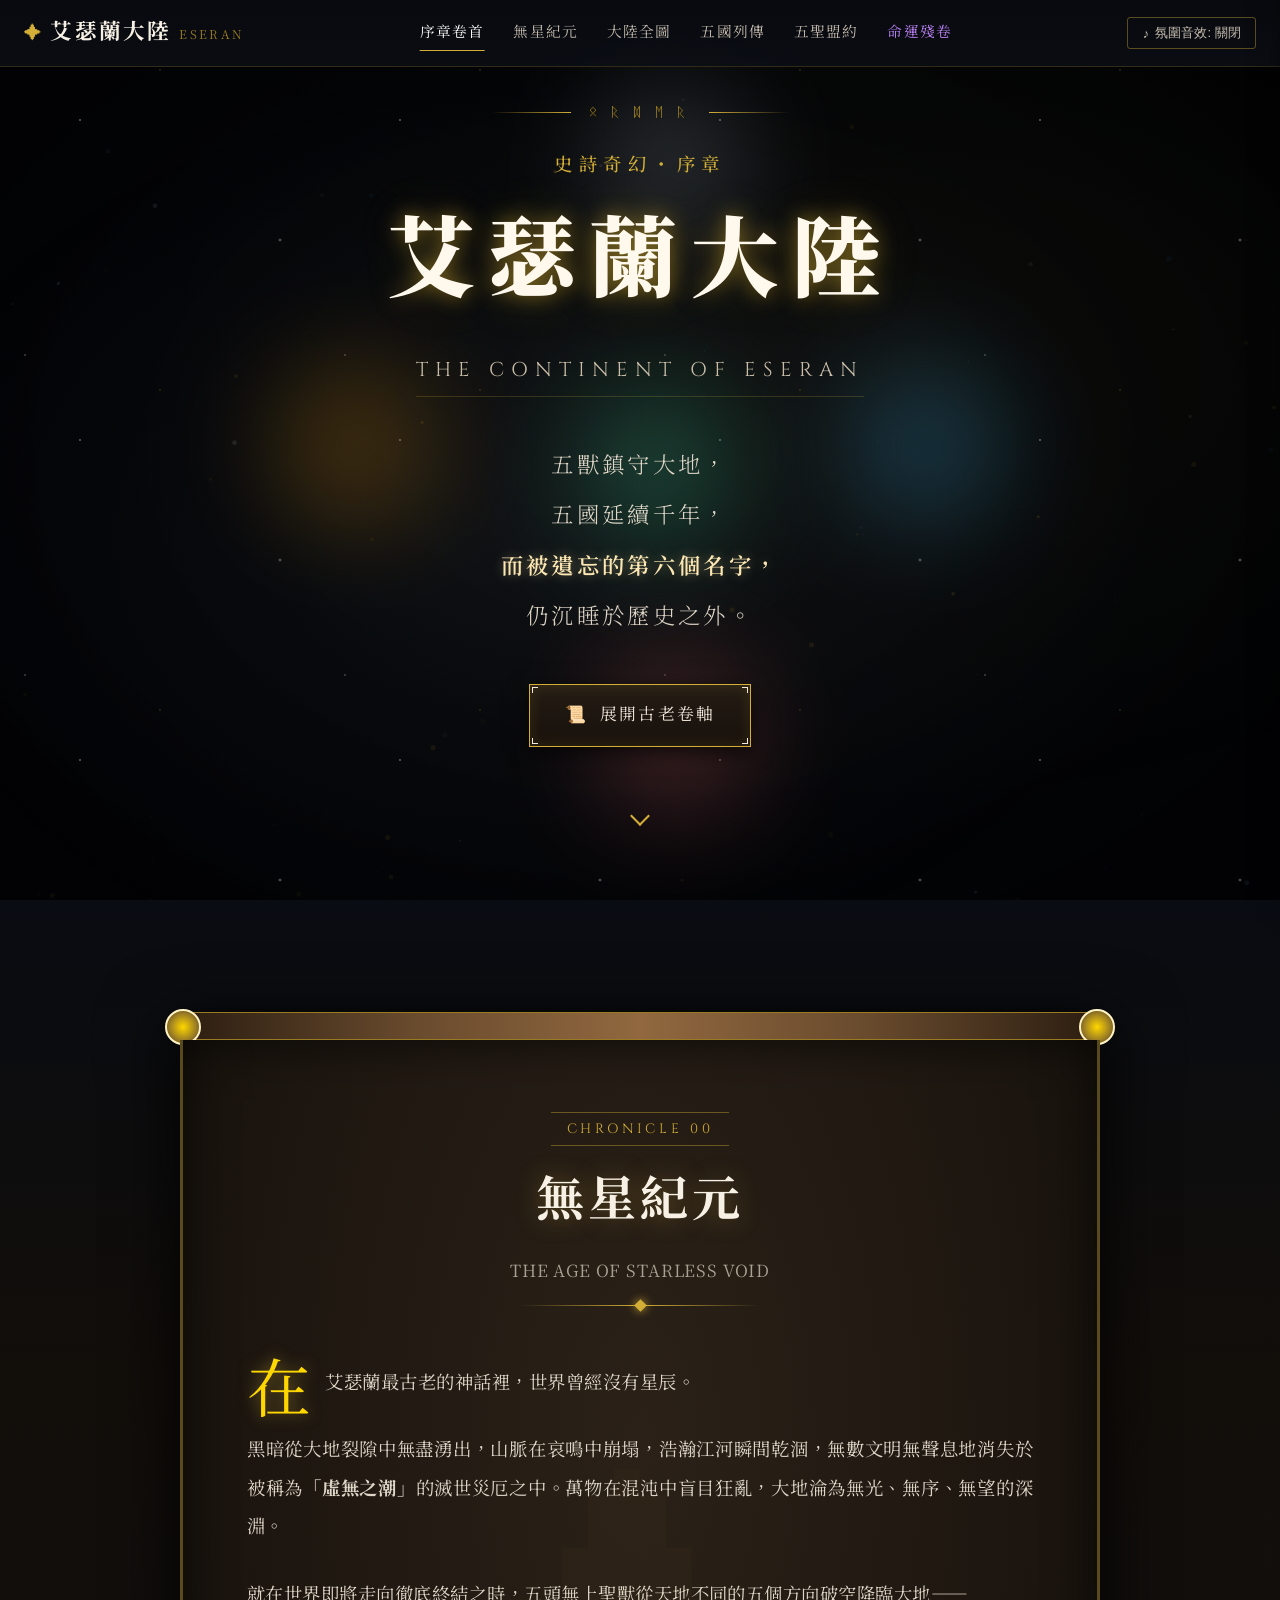
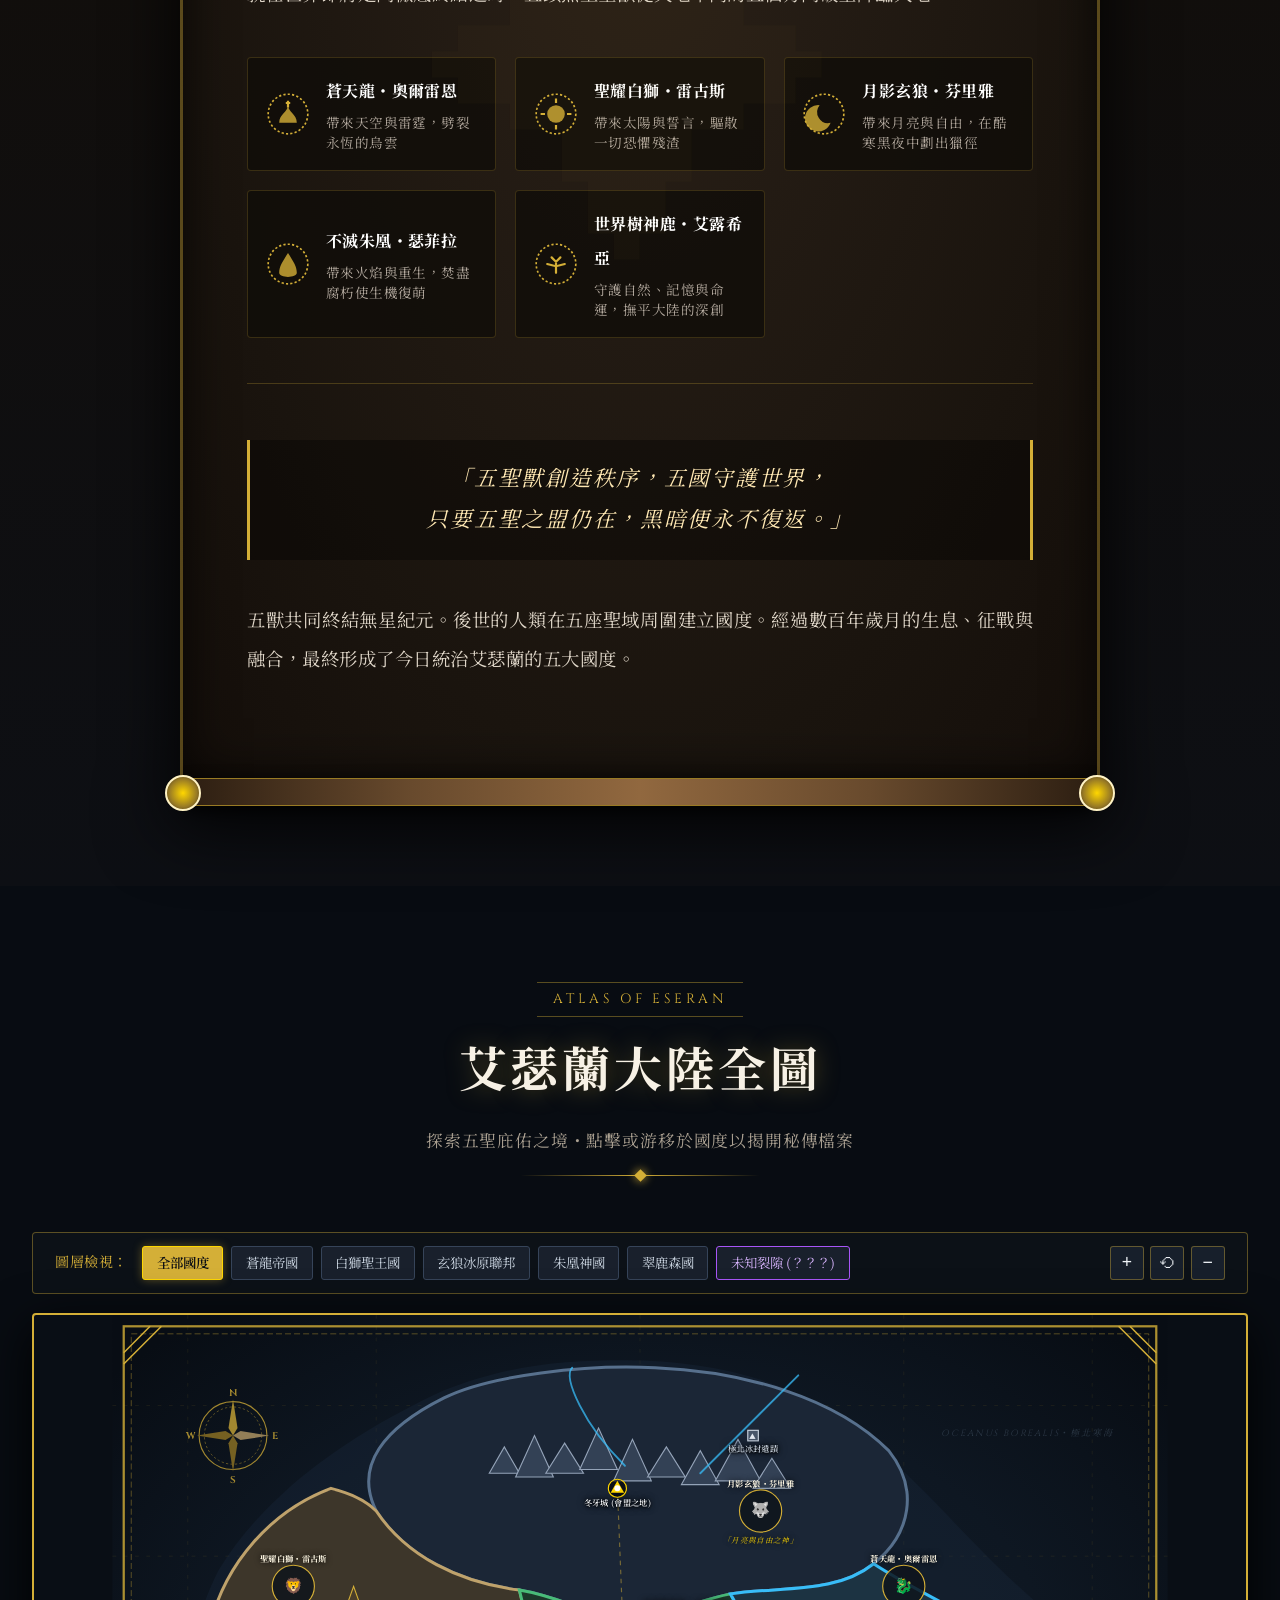
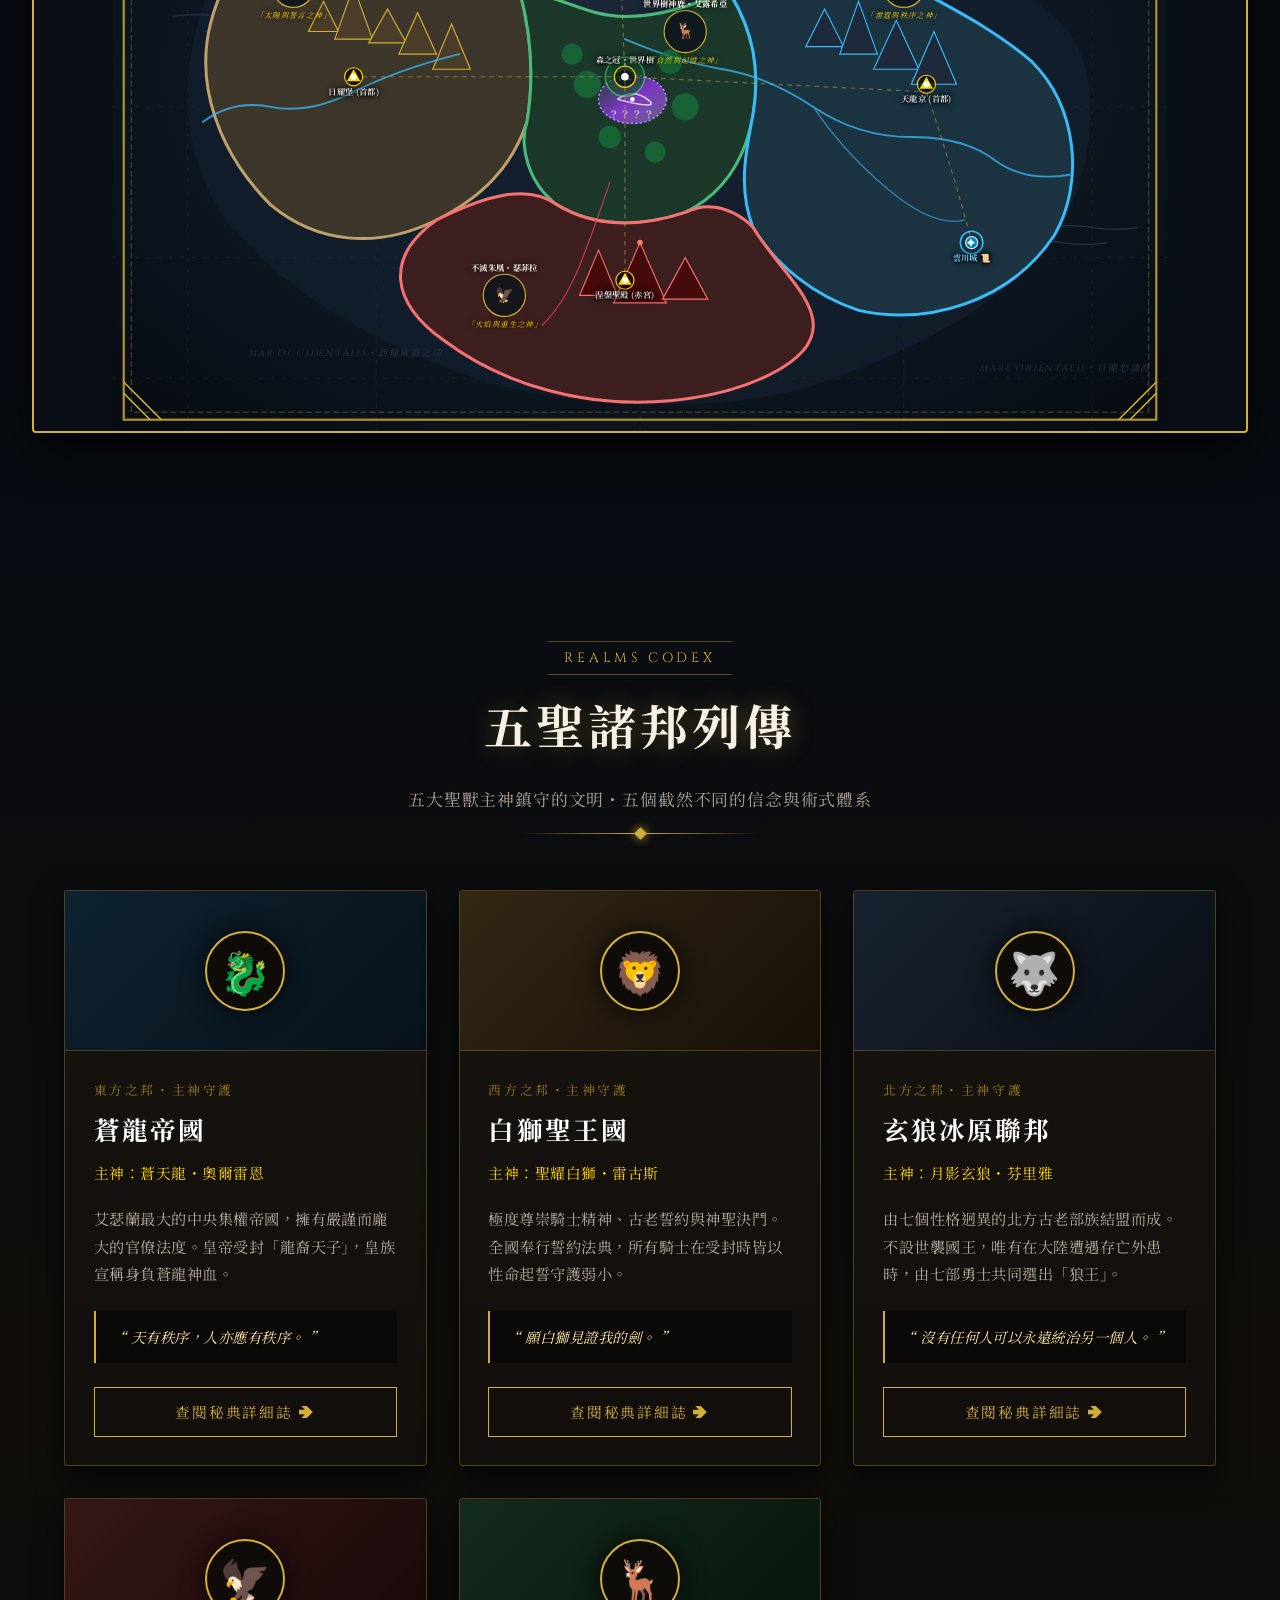
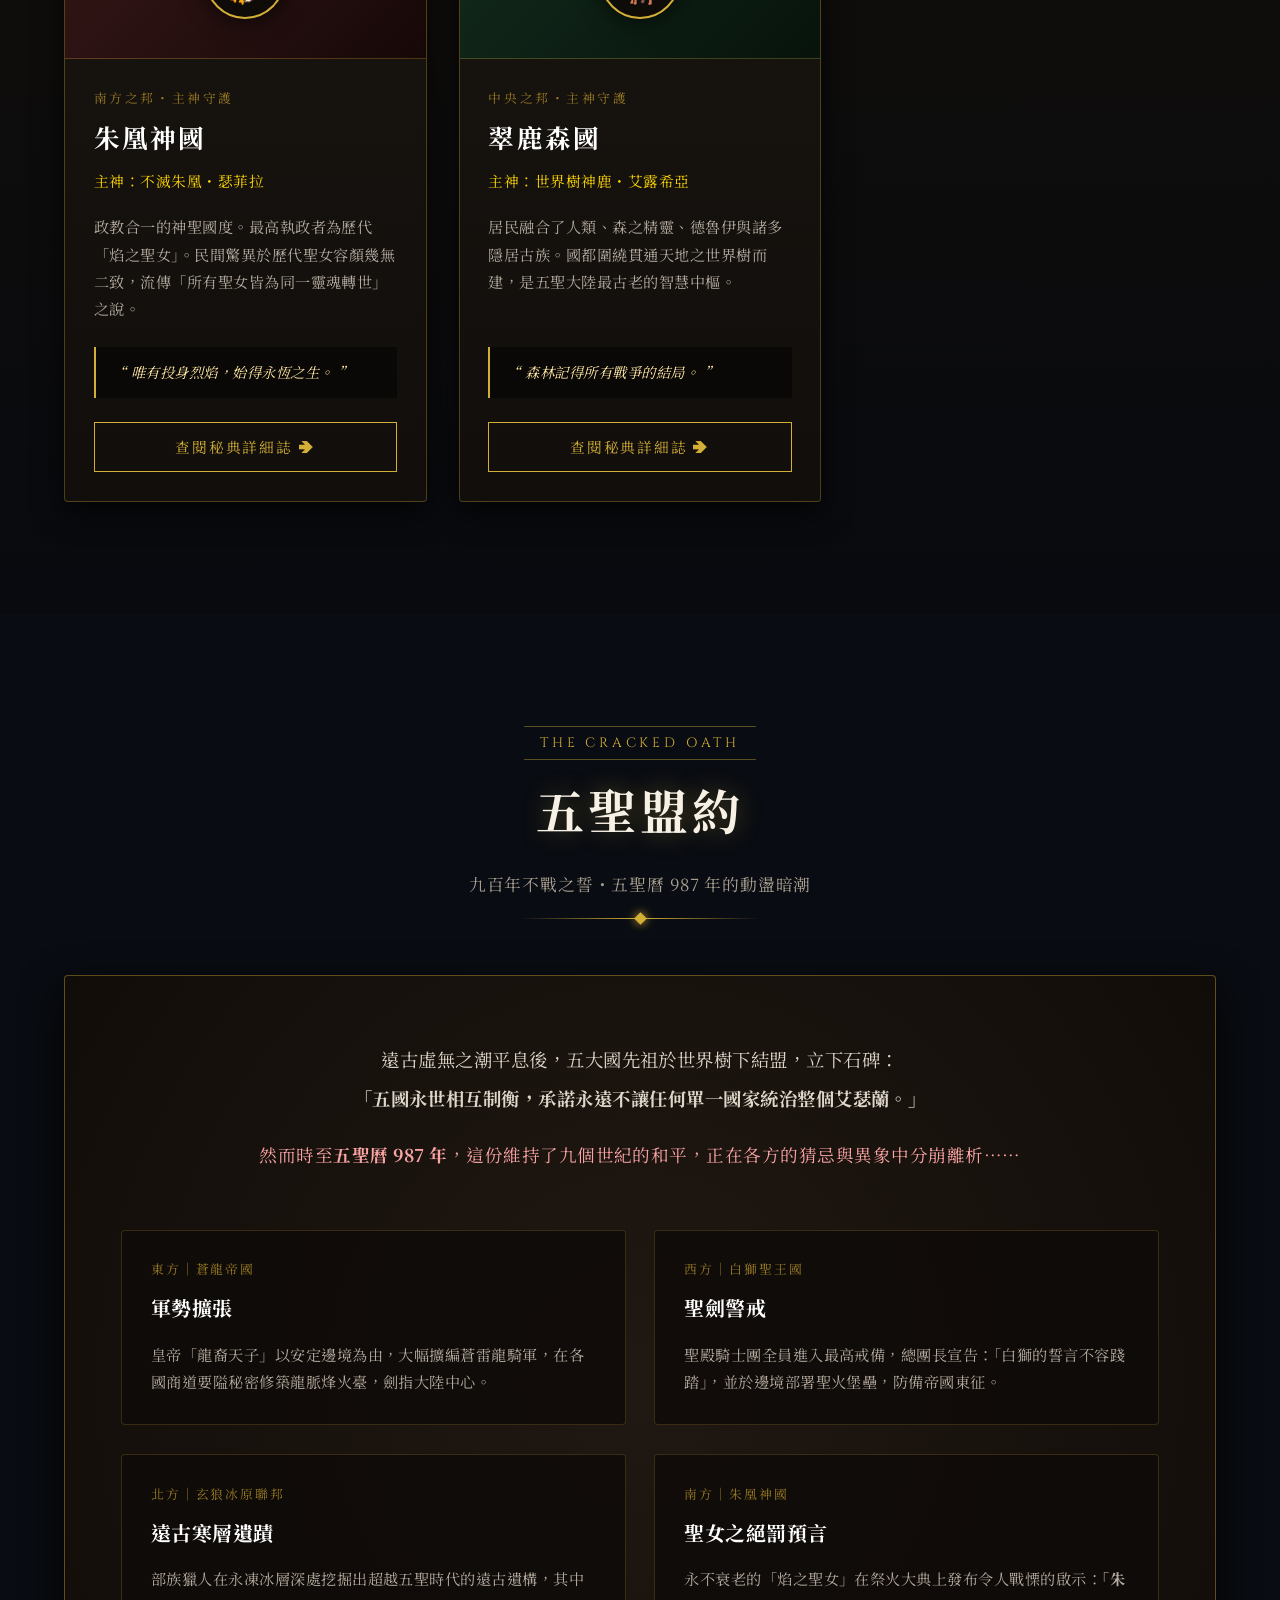
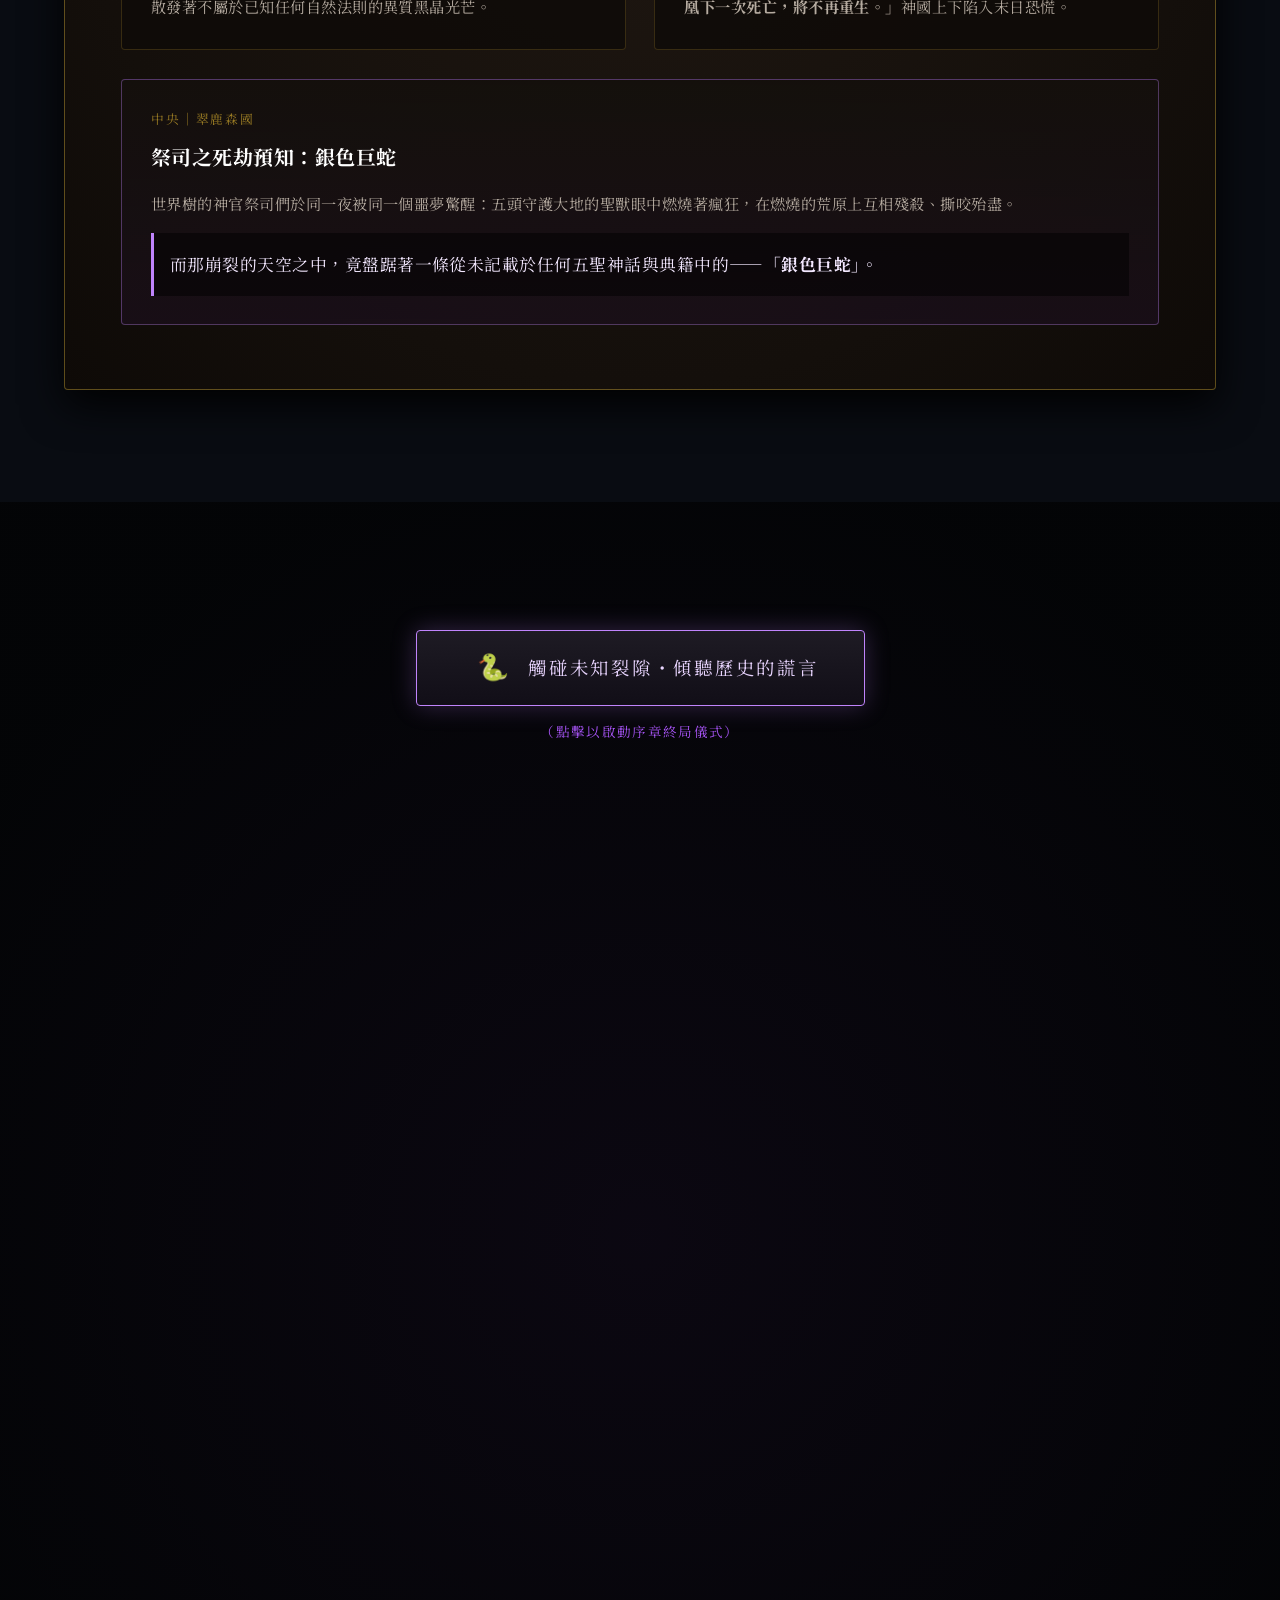
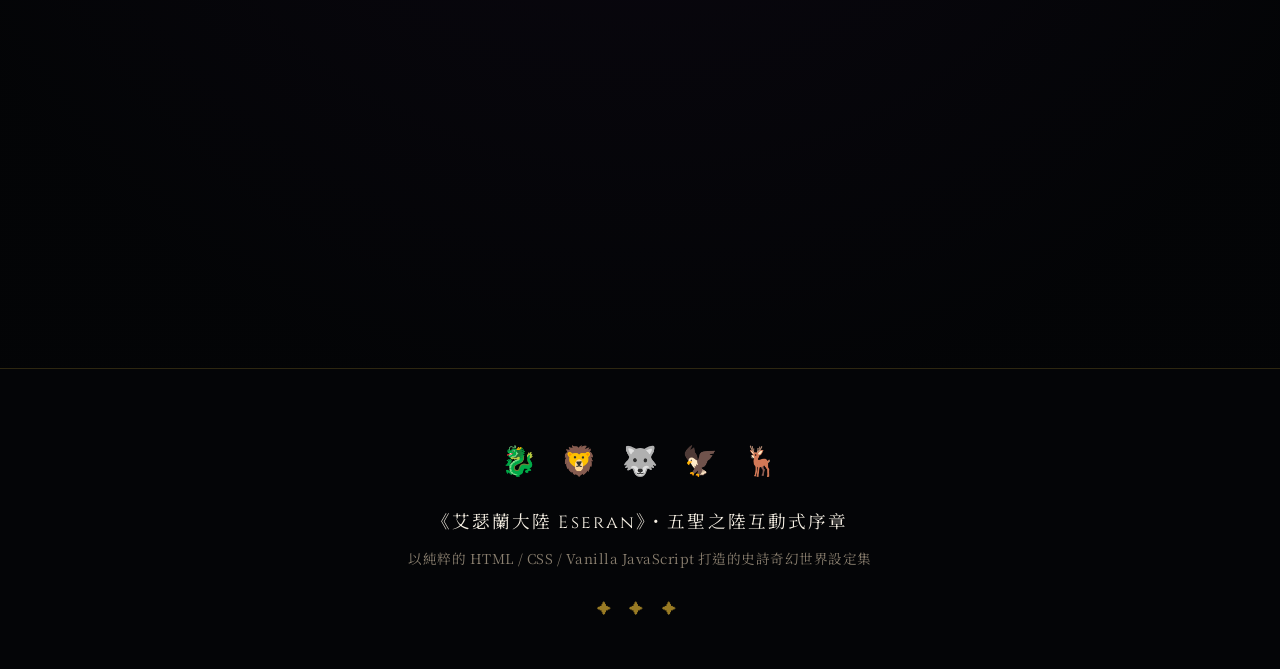
<file: world.html>
<!DOCTYPE html>
<html lang="zh-TW">
<head>
  <meta charset="UTF-8">
  <meta name="viewport" content="width=device-width, initial-scale=1.0">
  <title>艾瑟蘭大陸 Eseran ｜ 序章：五聖之陸</title>
  <meta name="description" content="史詩奇幻文學互動式序章：五獸鎮守大地，五國延續千年，而被遺忘的第六個名字，仍沉睡於歷史之外。">
  
  <!-- Google Fonts: Cinzel, Cormorant Garamond, Noto Serif TC -->
  <link rel="preconnect" href="https://fonts.googleapis.com">
  <link rel="preconnect" href="https://fonts.gstatic.com" crossorigin>
  <link href="https://fonts.googleapis.com/css2?family=Cinzel+Decorative:wght@700;900&family=Cinzel:wght@500;700;900&family=Noto+Serif+TC:wght@300;400;600;700;900&display=swap" rel="stylesheet">
  
  <link rel="stylesheet" href="world.css">
</head>
<body class="fantasy-theme">

  <!-- Canvas 背景粒子層 (星塵、微光與火燼) -->
  <canvas id="ambient-canvas" class="ambient-canvas"></canvas>

  <!-- 頂部古典導覽列 -->
  <header class="top-nav" id="top-nav">
    <div class="nav-container">
      <a href="#hero" class="nav-brand">
        <span class="crest-icon">✦</span>
        <span class="brand-title">艾瑟蘭大陸</span>
        <span class="brand-sub">ESERAN</span>
      </a>

      <nav class="nav-links">
        <a href="#hero" class="nav-link active">序章卷首</a>
        <a href="#history" class="nav-link">無星紀元</a>
        <a href="#interactive-map" class="nav-link">大陸全圖</a>
        <a href="#nations-codex" class="nav-link">五國列傳</a>
        <a href="#holy-pact" class="nav-link">五聖盟約</a>
        <a href="#prologue-ending" class="nav-link fate-link">命運殘卷</a>
      </nav>

      <div class="nav-actions">
        <button id="sound-toggle" class="nav-btn sound-btn" title="切換中古氛圍環境音（Web Audio 合成音）">
          <span class="icon">♪</span>
          <span class="label">氛圍音效: 關閉</span>
        </button>
        <button id="mobile-menu-btn" class="mobile-menu-btn" aria-label="開啟導覽選單">
          <span></span><span></span><span></span>
        </button>
      </div>
    </div>
  </header>

  <!-- 手機版抽屜式導覽選單 -->
  <div class="mobile-drawer" id="mobile-drawer">
    <div class="drawer-header">
      <span class="drawer-title">艾瑟蘭編年史目錄</span>
      <button id="close-drawer-btn" class="close-btn">&times;</button>
    </div>
    <ul class="drawer-links">
      <li><a href="#hero" class="drawer-link">卷首：開闢之初</a></li>
      <li><a href="#history" class="drawer-link">神話：無星紀元</a></li>
      <li><a href="#interactive-map" class="drawer-link">輿圖：五聖大陸地圖</a></li>
      <li><a href="#nations-codex" class="drawer-link">列國：五邦深度檔案</a></li>
      <li><a href="#holy-pact" class="drawer-link">盟約：九百年裂痕</a></li>
      <li><a href="#prologue-ending" class="drawer-link fate-link">異象：第六頭聖獸</a></li>
    </ul>
  </div>

  <main>
    <!-- ==============================================
         二、首頁視覺 HERO SECTION
         ============================================== -->
    <section id="hero" class="hero-section">
      <!-- 羊皮紙底紋與星空山巒視覺圖層 -->
      <div class="hero-layer parchment-grain"></div>
      <div class="hero-layer star-canopy"></div>
      <div class="hero-layer fog-layer fog-1"></div>
      <div class="hero-layer fog-layer fog-2"></div>
      
      <!-- 遠古五聖微光羅盤背景 (五方向光暈) -->
      <div class="divine-pentagram-glow">
        <div class="halo halo-north" title="玄狼靈光"></div>
        <div class="halo halo-west" title="白獅聖光"></div>
        <div class="halo halo-center" title="翠鹿森輝"></div>
        <div class="halo halo-east" title="蒼龍雷電"></div>
        <div class="halo halo-south" title="朱凰緋焰"></div>
      </div>

      <div class="hero-content">
        <div class="ornament-top">
          <span class="rune-line left"></span>
          <span class="rune-symbol">ᛟ ᚱ ᛞ ᛖ ᚱ</span>
          <span class="rune-line right"></span>
        </div>

        <h1 class="main-title">
          <span class="pre-title">史詩奇幻・序章</span>
          <span class="title-text">艾瑟蘭大陸</span>
        </h1>
        <div class="sub-title">THE CONTINENT OF ESERAN</div>

        <div class="hero-verse">
          <p class="verse-line">五獸鎮守大地，</p>
          <p class="verse-line">五國延續千年，</p>
          <p class="verse-line highlight-verse">而被遺忘的第六個名字，</p>
          <p class="verse-line">仍沉睡於歷史之外。</p>
        </div>

        <div class="hero-cta-wrapper">
          <a href="#history" class="parchment-btn scroll-btn" id="hero-scroll-btn">
            <span class="btn-border-corner tl"></span>
            <span class="btn-border-corner tr"></span>
            <span class="btn-border-corner bl"></span>
            <span class="btn-border-corner br"></span>
            <span class="btn-icon">📜</span>
            <span class="btn-text">展開古老卷軸</span>
          </a>
        </div>

        <div class="scroll-indicator">
          <span class="chevron-down"></span>
        </div>
      </div>
    </section>

    <!-- ==============================================
         三、世界歷史序章 WORLD HISTORY SCROLL
         ============================================== -->
    <section id="history" class="history-section">
      <div class="section-container">
        
        <div class="scroll-wrapper">
          <!-- 頂部與底部卷軸裝飾軸桿 -->
          <div class="scroll-roller scroll-top-roller"></div>
          
          <div class="ancient-scroll-sheet">
            <div class="scroll-watermark">✦</div>
            <div class="section-header text-center">
              <span class="chapter-badge">CHRONICLE 00</span>
              <h2 class="section-title">無星紀元</h2>
              <div class="section-subtitle">THE AGE OF STARLESS VOID</div>
              <div class="title-divider">
                <span class="diamond"></span>
              </div>
            </div>

            <div class="scroll-prose">
              <p class="dropcap-paragraph">
                在艾瑟蘭最古老的神話裡，世界曾經沒有星辰。
              </p>
              <p>
                黑暗從大地裂隙中無盡湧出，山脈在哀鳴中崩塌，浩瀚江河瞬間乾涸，無數文明無聲息地消失於被稱為<strong>「虛無之潮」</strong>的滅世災厄之中。萬物在混沌中盲目狂亂，大地淪為無光、無序、無望的深淵。
              </p>
              <p>
                就在世界即將走向徹底終結之時，五頭無上聖獸從天地不同的五個方向破空降臨大地——
              </p>

              <!-- 五聖降臨交互光環卡 -->
              <div class="beast-descent-grid">
                
                <div class="descent-item beast-east" data-beast="canglong">
                  <div class="beast-mini-sigil">
                    <svg viewBox="0 0 40 40" class="svg-sigil">
                      <circle cx="20" cy="20" r="18" fill="none" stroke="currentColor" stroke-width="1.5" stroke-dasharray="2,2"/>
                      <path d="M12 28 C12 20, 20 18, 20 12 C20 18, 28 20, 28 28 Z" fill="currentColor" opacity="0.8"/>
                      <path d="M18 10 L22 10 M20 8 L20 14" stroke="currentColor" stroke-width="2"/>
                    </svg>
                  </div>
                  <div class="descent-body">
                    <span class="beast-name">蒼天龍・奧爾雷恩</span>
                    <span class="beast-action">帶來天空與雷霆，劈裂永恆的烏雲</span>
                  </div>
                </div>

                <div class="descent-item beast-west" data-beast="bailion">
                  <div class="beast-mini-sigil">
                    <svg viewBox="0 0 40 40" class="svg-sigil">
                      <circle cx="20" cy="20" r="18" fill="none" stroke="currentColor" stroke-width="1.5" stroke-dasharray="2,2"/>
                      <circle cx="20" cy="20" r="8" fill="currentColor" opacity="0.8"/>
                      <path d="M20 6 L20 10 M20 30 L20 34 M6 20 L10 20 M30 20 L34 20" stroke="currentColor" stroke-width="2"/>
                    </svg>
                  </div>
                  <div class="descent-body">
                    <span class="beast-name">聖耀白獅・雷古斯</span>
                    <span class="beast-action">帶來太陽與誓言，驅散一切恐懼殘渣</span>
                  </div>
                </div>

                <div class="descent-item beast-north" data-beast="xuanwolf">
                  <div class="beast-mini-sigil">
                    <svg viewBox="0 0 40 40" class="svg-sigil">
                      <circle cx="20" cy="20" r="18" fill="none" stroke="currentColor" stroke-width="1.5" stroke-dasharray="2,2"/>
                      <path d="M16 12 A10 10 0 0 0 26 28 A12 12 0 1 1 16 12 Z" fill="currentColor" opacity="0.8"/>
                    </svg>
                  </div>
                  <div class="descent-body">
                    <span class="beast-name">月影玄狼・芬里雅</span>
                    <span class="beast-action">帶來月亮與自由，在酷寒黑夜中劃出獵徑</span>
                  </div>
                </div>

                <div class="descent-item beast-south" data-beast="zhuhuang">
                  <div class="beast-mini-sigil">
                    <svg viewBox="0 0 40 40" class="svg-sigil">
                      <circle cx="20" cy="20" r="18" fill="none" stroke="currentColor" stroke-width="1.5" stroke-dasharray="2,2"/>
                      <path d="M20 10 C15 18, 12 22, 12 28 C12 33, 28 33, 28 28 C28 22, 25 18, 20 10 Z" fill="currentColor" opacity="0.8"/>
                    </svg>
                  </div>
                  <div class="descent-body">
                    <span class="beast-name">不滅朱凰・瑟菲拉</span>
                    <span class="beast-action">帶來火焰與重生，焚盡腐朽使生機復萌</span>
                  </div>
                </div>

                <div class="descent-item beast-center" data-beast="shenlu">
                  <div class="beast-mini-sigil">
                    <svg viewBox="0 0 40 40" class="svg-sigil">
                      <circle cx="20" cy="20" r="18" fill="none" stroke="currentColor" stroke-width="1.5" stroke-dasharray="2,2"/>
                      <path d="M20 28 L20 18 M16 14 L20 18 L24 14 M12 20 L20 22 L28 20" stroke="currentColor" stroke-width="2" stroke-linecap="round"/>
                    </svg>
                  </div>
                  <div class="descent-body">
                    <span class="beast-name">世界樹神鹿・艾露希亞</span>
                    <span class="beast-action">守護自然、記憶與命運，撫平大陸的深創</span>
                  </div>
                </div>

              </div>

              <div class="scroll-epilogue">
                <blockquote class="pact-quote">
                  「五聖獸創造秩序，五國守護世界，<br>
                  只要五聖之盟仍在，黑暗便永不復返。」
                </blockquote>
                <p>
                  五獸共同終結無星紀元。後世的人類在五座聖域周圍建立國度。經過數百年歲月的生息、征戰與融合，最終形成了今日統治艾瑟蘭的五大國度。
                </p>
              </div>

            </div>
          </div>
          
          <div class="scroll-roller scroll-bottom-roller"></div>
        </div>

      </div>
    </section>

    <!-- ==============================================
         四、互動式艾瑟蘭大陸地圖 INTERACTIVE SVG MAP
         ============================================== -->
    <section id="interactive-map" class="map-section">
      <div class="section-container full-width-container">
        
        <div class="section-header text-center map-heading">
          <span class="chapter-badge">ATLAS OF ESERAN</span>
          <h2 class="section-title">艾瑟蘭大陸全圖</h2>
          <div class="section-subtitle">探索五聖庇佑之境・點擊或游移於國度以揭開秘傳檔案</div>
          <div class="title-divider">
            <span class="diamond"></span>
          </div>
        </div>

        <!-- 地圖控制面板 (過濾器與縮放) -->
        <div class="map-controls-bar">
          <div class="filter-group">
            <span class="control-label">圖層檢視：</span>
            <button class="filter-btn active" data-filter="all">全部國度</button>
            <button class="filter-btn" data-filter="dragonEmpire">蒼龍帝國</button>
            <button class="filter-btn" data-filter="lionKingdom">白獅聖王國</button>
            <button class="filter-btn" data-filter="wolfFederation">玄狼冰原聯邦</button>
            <button class="filter-btn" data-filter="phoenixTheocracy">朱凰神國</button>
            <button class="filter-btn" data-filter="deerForest">翠鹿森國</button>
            <button class="filter-btn special-filter" data-filter="rift">未知裂隙 (？？？)</button>
          </div>

          <div class="map-zoom-tools">
            <button id="btn-zoom-in" class="tool-btn" title="放大地圖">+</button>
            <button id="btn-zoom-reset" class="tool-btn" title="重設地圖">⟲</button>
            <button id="btn-zoom-out" class="tool-btn" title="縮小地圖">−</button>
          </div>
        </div>

        <!-- 地圖視窗與 SVG 畫布容器 -->
        <div class="map-viewport-wrapper" id="map-viewport">
          
          <!-- 手機端操作提示 -->
          <div class="mobile-map-hint">
            <span>👆 點擊地圖區域查看國家檔案與重要城邦</span>
          </div>

          <!-- 原創奇幻大陸 SVG 地圖 -->
          <div class="svg-map-stage" id="svg-map-stage">
            <svg id="eseran-svg-map" viewBox="0 0 1400 950" preserveAspectRatio="xMidYMid meet" xmlns="http://www.w3.org/2000/svg">
              <defs>
                <!-- 古代羊皮紙海洋質感濾鏡 -->
                <filter id="parchment-rough" x="0%" y="0%" width="100%" height="100%">
                  <feTurbulence type="fractalNoise" baseFrequency="0.04" numOctaves="4" result="noise" />
                  <feColorMatrix type="matrix" values="0 0 0 0 0.85   0 0 0 0 0.78   0 0 0 0 0.65  0 0 0 0.35 0" />
                  <feBlend mode="multiply" in="SourceGraphic" result="blend" />
                </filter>

                <filter id="glow-dragon" x="-20%" y="-20%" width="140%" height="140%">
                  <feGaussianBlur stdDeviation="8" result="blur" />
                  <feFlood flood-color="#38bdf8" flood-opacity="0.6"/>
                  <feComposite in2="blur" operator="in"/>
                  <feMerge>
                    <feMergeNode/>
                    <feMergeNode in="SourceGraphic"/>
                  </feMerge>
                </filter>

                <filter id="glow-lion" x="-20%" y="-20%" width="140%" height="140%">
                  <feGaussianBlur stdDeviation="8" result="blur" />
                  <feFlood flood-color="#f59e0b" flood-opacity="0.7"/>
                  <feComposite in2="blur" operator="in"/>
                  <feMerge>
                    <feMergeNode/>
                    <feMergeNode in="SourceGraphic"/>
                  </feMerge>
                </filter>

                <filter id="glow-wolf" x="-20%" y="-20%" width="140%" height="140%">
                  <feGaussianBlur stdDeviation="8" result="blur" />
                  <feFlood flood-color="#818cf8" flood-opacity="0.6"/>
                  <feComposite in2="blur" operator="in"/>
                  <feMerge>
                    <feMergeNode/>
                    <feMergeNode in="SourceGraphic"/>
                  </feMerge>
                </filter>

                <filter id="glow-phoenix" x="-20%" y="-20%" width="140%" height="140%">
                  <feGaussianBlur stdDeviation="8" result="blur" />
                  <feFlood flood-color="#ef4444" flood-opacity="0.7"/>
                  <feComposite in2="blur" operator="in"/>
                  <feMerge>
                    <feMergeNode/>
                    <feMergeNode in="SourceGraphic"/>
                  </feMerge>
                </filter>

                <filter id="glow-deer" x="-20%" y="-20%" width="140%" height="140%">
                  <feGaussianBlur stdDeviation="8" result="blur" />
                  <feFlood flood-color="#10b981" flood-opacity="0.6"/>
                  <feComposite in2="blur" operator="in"/>
                  <feMerge>
                    <feMergeNode/>
                    <feMergeNode in="SourceGraphic"/>
                  </feMerge>
                </filter>

                <!-- 海洋底色漸層 -->
                <radialGradient id="ocean-grad" cx="50%" cy="50%" r="65%">
                  <stop offset="0%" stop-color="#131e2b"/>
                  <stop offset="60%" stop-color="#0e1722"/>
                  <stop offset="100%" stop-color="#080d14"/>
                </radialGradient>

                <!-- 森林與山脈圖樣 -->
                <pattern id="forest-pattern" width="20" height="20" patternUnits="userSpaceOnUse">
                  <path d="M10 2 L5 12 L8 12 L4 18 L16 18 L12 12 L15 12 Z" fill="#0d3824" opacity="0.35"/>
                </pattern>
                
                <pattern id="ice-pattern" width="30" height="30" patternUnits="userSpaceOnUse">
                  <path d="M0 15 L30 15 M15 0 L15 30" stroke="#cbd5e1" stroke-width="0.5" opacity="0.2"/>
                  <polygon points="10,5 20,5 15,12" fill="#94a3b8" opacity="0.15"/>
                </pattern>

                <linearGradient id="rift-glow" x1="0%" y1="0%" x2="100%" y2="100%">
                  <stop offset="0%" stop-color="#475569" stop-opacity="0.3"/>
                  <stop offset="50%" stop-color="#9333ea" stop-opacity="0.8"/>
                  <stop offset="100%" stop-color="#c084fc" stop-opacity="0.4"/>
                </linearGradient>
              </defs>

              <!-- 海洋底景與波浪紋 -->
              <rect x="0" y="0" width="1400" height="950" fill="url(#ocean-grad)" />
              
              <!-- 經緯度古地圖線條 -->
              <g class="map-grid-lines" opacity="0.15" stroke="#d4af37" stroke-width="0.75" stroke-dasharray="5,10">
                <line x1="100" y1="0" x2="100" y2="950"/>
                <line x1="350" y1="0" x2="350" y2="950"/>
                <line x1="700" y1="0" x2="700" y2="950"/>
                <line x1="1050" y1="0" x2="1050" y2="950"/>
                <line x1="1300" y1="0" x2="1300" y2="950"/>
                
                <line x1="0" y1="120" x2="1400" y2="120"/>
                <line x1="0" y1="320" x2="1400" y2="320"/>
                <line x1="0" y1="520" x2="1400" y2="520"/>
                <line x1="0" y1="720" x2="1400" y2="720"/>
                <line x1="0" y1="880" x2="1400" y2="880"/>
              </g>

              <!-- 海洋裝飾：遠古海獸與波浪文字 -->
              <g class="ocean-decorations" opacity="0.4">
                <text x="180" y="850" class="ocean-label">MAR OCCIDENTALIS・西境無盡之洋</text>
                <text x="1100" y="160" class="ocean-label">OCEANUS BOREALIS・極北寒海</text>
                <text x="1150" y="870" class="ocean-label">MARE ORIENTALIS・巨龍怒濤海</text>
                
                <!-- 海洋波紋漣漪 -->
                <path d="M 80 400 Q 110 395 140 400 T 200 400" stroke="#718096" fill="none" stroke-width="1.2"/>
                <path d="M 120 420 Q 150 415 180 420 T 240 420" stroke="#718096" fill="none" stroke-width="1.2"/>
                <path d="M 1240 680 Q 1270 675 1300 680 T 1360 680" stroke="#718096" fill="none" stroke-width="1.2"/>
                <path d="M 1200 700 Q 1230 695 1260 700 T 1320 700" stroke="#718096" fill="none" stroke-width="1.2"/>
              </g>

              <!-- 大陸群島與海岸淺灘暈邊 (Coastline Shallow Reefs) -->
              <g class="shallow-coasts" opacity="0.35">
                <!-- 大陸淺海暈輪 (放大版的海岸線) -->
                <path d="M 680 60 C 820 60, 940 100, 1020 180 C 1100 250, 1160 330, 1260 410 C 1310 460, 1310 580, 1260 680 C 1200 770, 1080 840, 930 890 C 820 925, 620 925, 480 880 C 370 840, 240 780, 150 670 C 80 570, 90 440, 140 340 C 200 240, 310 160, 440 100 C 530 65, 600 60, 680 60 Z" fill="#1b2a3d"/>
              </g>

              <!-- ==============================================
                   五大國家地理版圖 (Paths)
                   ============================================== -->
              <g class="nations-territory-layer">

                <!-- 1. 北方：玄狼冰原聯邦 (Wolf Federation) -->
                <path id="nation-wolfFederation" class="nation-territory territory-wolf"
                  data-nation="wolfFederation"
                  d="M 440 110 
                     C 500 80, 630 65, 720 70 
                     C 840 75, 960 110, 1030 180 
                     C 1070 230, 1060 290, 1010 330 
                     C 960 370, 890 360, 820 370 
                     C 770 380, 740 400, 680 400 
                     C 630 400, 600 375, 540 365 
                     C 460 355, 390 320, 350 260 
                     C 320 200, 360 150, 440 110 Z"
                  fill="#1b2636"
                  stroke="#57708d"
                  stroke-width="3"
                />

                <!-- 2. 西方：白獅聖王國 (White Lion Holy Kingdom) -->
                <path id="nation-lionKingdom" class="nation-territory territory-lion"
                  data-nation="lionKingdom"
                  d="M 350 260 
                     C 390 320, 460 355, 540 365 
                     C 555 420, 560 480, 550 540 
                     C 530 600, 490 640, 430 670 
                     C 350 710, 270 700, 210 650 
                     C 140 580, 110 490, 130 410 
                     C 150 330, 210 260, 290 230 
                     C 310 235, 335 245, 350 260 Z"
                  fill="#3d362a"
                  stroke="#bfa26b"
                  stroke-width="3"
                />

                <!-- 3. 中央：翠鹿森國 (Emerald Deer Forest Realm) -->
                <path id="nation-deerForest" class="nation-territory territory-deer"
                  data-nation="deerForest"
                  d="M 540 365 
                     C 600 375, 630 400, 680 400 
                     C 740 400, 770 380, 820 370 
                     C 850 420, 860 470, 850 530 
                     C 840 590, 810 635, 760 660 
                     C 700 680, 640 680, 590 650 
                     C 550 620, 540 570, 550 540 
                     C 560 480, 555 420, 540 365 Z"
                  fill="#1c382b"
                  stroke="#48bb78"
                  stroke-width="3"
                />

                <!-- 4. 東方：蒼龍帝國 (Canglong Empire) -->
                <path id="nation-dragonEmpire" class="nation-territory territory-dragon"
                  data-nation="dragonEmpire"
                  d="M 820 370 
                     C 890 360, 960 370, 1010 330 
                     C 1070 370, 1150 400, 1220 460 
                     C 1280 520, 1290 620, 1250 690 
                     C 1190 780, 1080 810, 990 790 
                     C 930 770, 880 730, 850 680 
                     C 830 630, 840 580, 850 530 
                     C 860 470, 850 420, 820 370 Z"
                  fill="#1c3342"
                  stroke="#38bdf8"
                  stroke-width="3"
                />

                <!-- 5. 南方：朱凰神國 (Vermilion Phoenix Theocracy) -->
                <path id="nation-phoenixTheocracy" class="nation-territory territory-phoenix"
                  data-nation="phoenixTheocracy"
                  d="M 430 670 
                     C 490 640, 550 620, 590 650 
                     C 640 680, 700 680, 760 660 
                     C 810 635, 850 680, 850 680 
                     C 880 730, 930 770, 930 810 
                     C 930 860, 840 900, 740 910 
                     C 630 920, 520 890, 440 830 
                     C 370 780, 360 720, 430 670 Z"
                  fill="#3d1f1f"
                  stroke="#f87171"
                  stroke-width="3"
                />

                <!-- 6. 核心神秘區域：深淵裂隙 (第六聖獸未知沉睡之所) -->
                <g id="mystic-rift-zone" class="mystic-rift-zone" data-nation="rift">
                  <ellipse cx="690" cy="510" rx="45" ry="32" fill="url(#rift-glow)" class="rift-pulse" stroke="#c084fc" stroke-dasharray="3,3" stroke-width="2"/>
                  <path d="M 670 510 Q 690 495 710 510 T 670 510" fill="none" stroke="#e9d5ff" stroke-width="2"/>
                  <circle cx="690" cy="510" r="3" fill="#ffffff" />
                  <text x="690" y="535" text-anchor="middle" class="rift-text">？？？？</text>
                </g>

              </g>

              <!-- ==============================================
                   地貌圖形：山脈、河流、林地、商道 (Geography Elements)
                   ============================================== -->
              <g class="geography-features" pointer-events="none">
                
                <!-- 北方霜牙山脈 -->
                <g class="mountain-range frost-mountains" stroke="#94a3b8" fill="#334155" stroke-width="1.5">
                  <polygon points="500,210 520,175 540,210" />
                  <polygon points="535,215 560,160 585,215" />
                  <polygon points="575,210 600,170 625,210" />
                  <polygon points="620,205 645,150 670,205" />
                  <polygon points="665,220 690,165 715,220" />
                  <polygon points="710,215 735,175 760,215" />
                  <polygon points="755,225 780,180 805,225" />
                  <polygon points="800,220 830,165 860,220" />
                  <polygon points="850,230 875,190 900,230" />
                </g>

                <!-- 西方白金之巔山脈 -->
                <g class="mountain-range holy-mountains" stroke="#d4af37" fill="#4a3e2a" stroke-width="1.5">
                  <polygon points="260,420 280,380 300,420" />
                  <polygon points="295,430 320,360 345,430" />
                  <polygon points="340,435 365,390 390,435" />
                  <polygon points="380,450 405,395 430,450" />
                  <polygon points="425,470 450,410 475,470" />
                </g>

                <!-- 東方雷鳴脊山脈 -->
                <g class="mountain-range thunder-mountains" stroke="#38bdf8" fill="#1e293b" stroke-width="1.5">
                  <polygon points="920,440 945,390 970,440" />
                  <polygon points="965,450 990,380 1015,450" />
                  <polygon points="1010,470 1040,405 1070,470" />
                  <polygon points="1060,490 1090,420 1120,490" />
                </g>

                <!-- 南方熾焰裂谷與火山峰 -->
                <g class="mountain-range volcano-peaks" stroke="#f87171" fill="#450a0a" stroke-width="1.5">
                  <polygon points="620,770 645,710 670,770" />
                  <polygon points="665,780 700,700 735,780" />
                  <circle cx="700" cy="700" r="3" fill="#fb923c"/>
                  <polygon points="730,775 760,720 790,775" />
                </g>

                <!-- 蜿蜒河流體系 (Rivers) -->
                <g class="rivers" fill="none" stroke="#38bdf8" stroke-width="2.5" opacity="0.75" stroke-linecap="round">
                  <!-- 蒼天巨川：由中央世界樹雪山奔流入東海 -->
                  <path d="M 680 430 Q 750 460 810 470 T 930 520 T 1060 560 T 1170 590 T 1270 610" />
                  <path d="M 930 520 Q 970 580 1030 630 T 1130 670" stroke-width="1.5" />
                  
                  <!-- 白銀聖河：自西方山脈注入西海 -->
                  <path d="M 460 450 Q 380 470 320 500 T 210 520 T 120 540" />

                  <!-- 玄冰寒川：自北方冰峰注入北海 -->
                  <path d="M 680 200 Q 640 160 620 120 T 610 70" />
                  <path d="M 780 210 Q 820 170 860 130 T 910 80" />

                  <!-- 緋焰聖泉暗河：由中央匯入南方聖湖 -->
                  <path d="M 660 620 Q 640 680 620 730 T 570 810" stroke="#f43f5e" stroke-width="1.5" />
                </g>

                <!-- 森林與樹冠群 (Forest Grooves) -->
                <g class="forest-clumps" fill="#15803d" opacity="0.6">
                  <!-- 中央世界樹巨冠符號 -->
                  <g class="world-tree-symbol" transform="translate(680, 480)">
                    <circle cx="0" cy="0" r="26" fill="#14532d" stroke="#4ade80" stroke-width="2"/>
                    <path d="M 0 15 L 0 -18 M -12 -5 L 0 -12 L 12 -5 M -8 5 L 0 -2 L 8 5" stroke="#86efac" stroke-width="2.5" fill="none"/>
                  </g>

                  <!-- 翠鹿森國環形密林群 -->
                  <circle cx="610" cy="450" r="14" />
                  <circle cx="630" cy="490" r="18" />
                  <circle cx="740" cy="460" r="16" />
                  <circle cx="760" cy="520" r="18" />
                  <circle cx="660" cy="560" r="15" />
                  <circle cx="720" cy="580" r="14" />
                </g>

                <!-- 主要五聖商貿巨道 (Trade Routes) -->
                <g class="trade-roads" stroke="#d4af37" stroke-width="1.5" stroke-dasharray="6,6" opacity="0.5" fill="none">
                  <!-- 橫貫東西主商道 -->
                  <path d="M 320 480 L 680 480 L 1080 500" />
                  <!-- 縱貫南北朝聖古道 -->
                  <path d="M 670 230 L 680 480 L 680 750" />
                  <!-- 雲川城東南商路 -->
                  <path d="M 1080 500 Q 1120 620 1140 700" />
                </g>

              </g>

              <!-- ==============================================
                   城邦、首都、名勝與古遺跡標記 (Interactive Pins)
                   ============================================== -->
              <g class="landmarks-layer">

                <!-- 1. 蒼龍帝國首都：天龍京 -->
                <g class="landmark-pin capital-pin" data-landmark="tianlong" transform="translate(1080, 490)">
                  <circle cx="0" cy="0" r="12" class="pin-halo"/>
                  <polygon points="0,-10 9,6 -9,6" class="pin-icon crown-icon"/>
                  <circle cx="0" cy="0" r="4" class="pin-core"/>
                  <text x="0" y="24" text-anchor="middle" class="pin-label">天龍京 (首都)</text>
                </g>

                <!-- ★ 特別標註：雲川城 (未來第一章主角鼻鼻的伏筆所在城邦！) -->
                <g class="landmark-pin special-story-pin" data-landmark="yunchuan" transform="translate(1140, 700)">
                  <circle cx="0" cy="0" r="15" class="pin-story-pulse"/>
                  <circle cx="0" cy="0" r="8" class="pin-base-circle"/>
                  <text x="0" y="4" text-anchor="middle" class="pin-story-star">✦</text>
                  <text x="0" y="24" text-anchor="middle" class="pin-label story-label">雲川城 📜</text>
                </g>

                <!-- 2. 白獅聖王國首都：日耀堡 -->
                <g class="landmark-pin capital-pin" data-landmark="sunbastion" transform="translate(320, 480)">
                  <circle cx="0" cy="0" r="12" class="pin-halo"/>
                  <polygon points="0,-10 9,6 -9,6" class="pin-icon lion-crown"/>
                  <circle cx="0" cy="0" r="4" class="pin-core"/>
                  <text x="0" y="24" text-anchor="middle" class="pin-label">日耀堡 (首都)</text>
                </g>

                <!-- 3. 玄狼冰原聯邦大部族聚落：冬牙城 -->
                <g class="landmark-pin capital-pin" data-landmark="winterfang" transform="translate(670, 230)">
                  <circle cx="0" cy="0" r="12" class="pin-halo"/>
                  <polygon points="0,-10 9,6 -9,6" class="pin-icon wolf-crest"/>
                  <circle cx="0" cy="0" r="4" class="pin-core"/>
                  <text x="0" y="24" text-anchor="middle" class="pin-label">冬牙城 (會盟之地)</text>
                </g>

                <!-- 北方神秘古代遺跡 -->
                <g class="landmark-pin ruin-pin" data-landmark="north_ruin" transform="translate(850, 160)">
                  <rect x="-7" y="-7" width="14" height="14" class="ruin-box"/>
                  <text x="0" y="4" text-anchor="middle" class="ruin-mark">▲</text>
                  <text x="0" y="22" text-anchor="middle" class="pin-label ruin-label">極北冰封遺蹟</text>
                </g>

                <!-- 4. 朱凰神國聖座：涅槃聖殿 -->
                <g class="landmark-pin capital-pin" data-landmark="nirvana" transform="translate(680, 750)">
                  <circle cx="0" cy="0" r="12" class="pin-halo"/>
                  <polygon points="0,-10 9,6 -9,6" class="pin-icon phoenix-temple"/>
                  <circle cx="0" cy="0" r="4" class="pin-core"/>
                  <text x="0" y="24" text-anchor="middle" class="pin-label">涅槃聖殿 (赤宮)</text>
                </g>

                <!-- 5. 翠鹿森國：森之冠・世界樹聚落 -->
                <g class="landmark-pin capital-pin" data-landmark="arborcrown" transform="translate(680, 480)">
                  <circle cx="0" cy="0" r="14" class="pin-halo tree-halo"/>
                  <circle cx="0" cy="0" r="5" class="pin-core tree-core"/>
                  <text x="0" y="-18" text-anchor="middle" class="pin-label tree-label">森之冠・世界樹</text>
                </g>

              </g>

              <!-- ==============================================
                   五聖獸象徵印記 (Divine Beast Sigils on Map)
                   ============================================== -->
              <g class="beast-badges-layer">
                <!-- 蒼龍印記 (東) -->
                <g class="map-beast-emblem emblem-dragon" data-beast="canglong" transform="translate(1050, 360)">
                  <circle cx="0" cy="0" r="28" class="badge-bg"/>
                  <text x="0" y="-32" text-anchor="middle" class="beast-mini-title">蒼天龍・奧爾雷恩</text>
                  <text x="0" y="6" text-anchor="middle" class="badge-icon">🐉</text>
                  <text x="0" y="42" text-anchor="middle" class="badge-motto">「雷霆與秩序之神」</text>
                </g>

                <!-- 白獅印記 (西) -->
                <g class="map-beast-emblem emblem-lion" data-beast="bailion" transform="translate(240, 360)">
                  <circle cx="0" cy="0" r="28" class="badge-bg"/>
                  <text x="0" y="-32" text-anchor="middle" class="beast-mini-title">聖耀白獅・雷古斯</text>
                  <text x="0" y="6" text-anchor="middle" class="badge-icon">🦁</text>
                  <text x="0" y="42" text-anchor="middle" class="badge-motto">「太陽與誓言之神」</text>
                </g>

                <!-- 玄狼印記 (北) -->
                <g class="map-beast-emblem emblem-wolf" data-beast="xuanwolf" transform="translate(860, 260)">
                  <circle cx="0" cy="0" r="28" class="badge-bg"/>
                  <text x="0" y="-32" text-anchor="middle" class="beast-mini-title">月影玄狼・芬里雅</text>
                  <text x="0" y="6" text-anchor="middle" class="badge-icon">🐺</text>
                  <text x="0" y="42" text-anchor="middle" class="badge-motto">「月亮與自由之神」</text>
                </g>

                <!-- 朱凰印記 (南) -->
                <g class="map-beast-emblem emblem-phoenix" data-beast="zhuhuang" transform="translate(520, 770)">
                  <circle cx="0" cy="0" r="28" class="badge-bg"/>
                  <text x="0" y="-32" text-anchor="middle" class="beast-mini-title">不滅朱凰・瑟菲拉</text>
                  <text x="0" y="6" text-anchor="middle" class="badge-icon">🦅</text>
                  <text x="0" y="42" text-anchor="middle" class="badge-motto">「火焰與重生之神」</text>
                </g>

                <!-- 神鹿印記 (中) -->
                <g class="map-beast-emblem emblem-deer" data-beast="shenlu" transform="translate(760, 420)">
                  <circle cx="0" cy="0" r="28" class="badge-bg"/>
                  <text x="0" y="-32" text-anchor="middle" class="beast-mini-title">世界樹神鹿・艾露希亞</text>
                  <text x="0" y="6" text-anchor="middle" class="badge-icon">🦌</text>
                  <text x="0" y="42" text-anchor="middle" class="badge-motto">「自然與記憶之神」</text>
                </g>
              </g>

              <!-- 復古羊皮紙羅盤玫瑰 (Compass Rose) -->
              <g class="compass-rose" transform="translate(160, 160)" opacity="0.75" pointer-events="none">
                <circle cx="0" cy="0" r="45" fill="none" stroke="#d4af37" stroke-width="1.5"/>
                <circle cx="0" cy="0" r="38" fill="none" stroke="#d4af37" stroke-width="0.75" stroke-dasharray="3,3"/>
                <!-- 指向星芒 -->
                <polygon points="0,-48 6,-10 0,0 -6,-10" fill="#d4af37" />
                <polygon points="0,48 6,10 0,0 -6,10" fill="#997b24" />
                <polygon points="48,0 10,6 0,0 10,-6" fill="#bfa26b" />
                <polygon points="-48,0 -10,6 0,0 -10,-6" fill="#997b24" />
                <text x="0" y="-53" text-anchor="middle" class="compass-text">N</text>
                <text x="56" y="5" text-anchor="middle" class="compass-text">E</text>
                <text x="0" y="63" text-anchor="middle" class="compass-text">S</text>
                <text x="-56" y="5" text-anchor="middle" class="compass-text">W</text>
              </g>

              <!-- 裝飾邊框角花 (Medieval Cartouche Corners) -->
              <g class="map-frame" pointer-events="none" stroke="#d4af37" fill="none" stroke-width="2">
                <rect x="15" y="15" width="1370" height="920" stroke-width="3" opacity="0.8"/>
                <rect x="25" y="25" width="1350" height="900" stroke-width="1" stroke-dasharray="8,4" opacity="0.5"/>
                <!-- 四角花飾 -->
                <path d="M 15 50 L 50 15 M 15 65 L 65 15 M 1385 50 L 1350 15 M 1385 65 L 1335 15 M 15 900 L 50 935 M 15 885 L 65 935 M 1385 900 L 1350 935 M 1385 885 L 1335 935" />
              </g>

            </svg>
          </div>

          <!-- 地圖浮動情報卡 (隨滑鼠游移或固定於右側，不遮擋主地圖) -->
          <div id="map-hover-card" class="map-hover-card">
            <div class="card-glass-header">
              <span class="card-crest-badge" id="card-beast-sigil">✦</span>
              <div class="card-header-titles">
                <h4 id="card-nation-name" class="card-nation-title">蒼龍帝國</h4>
                <span id="card-deity-name" class="card-deity-subtitle">主神：蒼天龍・奧爾雷恩</span>
              </div>
              <button id="close-hover-card-btn" class="card-close-btn" aria-label="關閉情報卡">&times;</button>
            </div>
            
            <div class="card-body">
              <div class="card-field">
                <span class="field-label">國家象徵</span>
                <span class="field-value" id="card-symbol">雷霆、天空、秩序、王權</span>
              </div>
              <div class="card-field">
                <span class="field-label">政權首都</span>
                <span class="field-value" id="card-capital">天龍京</span>
              </div>
              <div class="card-field">
                <span class="field-label">自然地貌</span>
                <span class="field-value" id="card-terrain">雷鳴山脈、萬里平原、奔騰三角洲</span>
              </div>
              <div class="card-field">
                <span class="field-label">魔法體系</span>
                <span class="field-value highlight-magic" id="card-magic">龍脈術</span>
              </div>
              <div class="card-field">
                <span class="field-label">文明特色</span>
                <span class="field-value" id="card-culture">艾瑟蘭人口最多的帝國，以官僚制度與龍脈術聞名。</span>
              </div>
              <div class="card-motto-box">
                <span class="motto-quote">“</span>
                <span id="card-motto" class="motto-text">天有秩序，人亦應有秩序。</span>
              </div>
            </div>

            <div class="card-footer">
              <button class="view-detail-btn" id="card-jump-btn">閱讀完整秘典典藏 ➔</button>
            </div>
          </div>

          <!-- 地標即時氣泡 Tooltip -->
          <div id="landmark-tooltip" class="landmark-tooltip">
            <div class="tooltip-title" id="tooltip-title">城邦名稱</div>
            <div class="tooltip-desc" id="tooltip-desc">城邦詳細故事</div>
          </div>

        </div>

      </div>
    </section>

    <!-- ==============================================
         七、國家介紹區 NATIONS CODEX CARDS
         ============================================== -->
    <section id="nations-codex" class="codex-section">
      <div class="section-container">
        
        <div class="section-header text-center">
          <span class="chapter-badge">REALMS CODEX</span>
          <h2 class="section-title">五聖諸邦列傳</h2>
          <div class="section-subtitle">五大聖獸主神鎮守的文明・五個截然不同的信念與術式體系</div>
          <div class="title-divider">
            <span class="diamond"></span>
          </div>
        </div>

        <!-- 五張大型古代羊皮紙風格國家檔案卡 -->
        <div class="nations-grid" id="nations-card-container">
          <!-- 由 JS 自動渲染 5 國完整卡片 -->
        </div>

      </div>
    </section>

    <!-- ==============================================
         九、五國關係與五聖盟約 THE PACT & CRACKS
         ============================================== -->
    <section id="holy-pact" class="pact-section">
      <div class="section-container">
        
        <div class="section-header text-center">
          <span class="chapter-badge">THE CRACKED OATH</span>
          <h2 class="section-title">五聖盟約</h2>
          <div class="section-subtitle">九百年不戰之誓・五聖曆 987 年的動盪暗潮</div>
          <div class="title-divider">
            <span class="diamond"></span>
          </div>
        </div>

        <div class="pact-parchment-scroll">
          <div class="pact-preamble">
            <p>
              遠古虛無之潮平息後，五大國先祖於世界樹下結盟，立下石碑：<br>
              <strong>「五國永世相互制衡，承諾永遠不讓任何單一國家統治整個艾瑟蘭。」</strong>
            </p>
            <p class="omen-text">
              然而時至<strong>五聖曆 987 年</strong>，這份維持了九個世紀的和平，正在各方的猜忌與異象中分崩離析……
            </p>
          </div>

          <!-- 各國動態與局勢網格 -->
          <div class="crisis-grid">
            
            <div class="crisis-card card-dragon">
              <div class="crisis-badge">東方｜蒼龍帝國</div>
              <h3>軍勢擴張</h3>
              <p>皇帝「龍裔天子」以安定邊境為由，大幅擴編蒼雷龍騎軍，在各國商道要隘秘密修築龍脈烽火臺，劍指大陸中心。</p>
            </div>

            <div class="crisis-card card-lion">
              <div class="crisis-badge">西方｜白獅聖王國</div>
              <h3>聖劍警戒</h3>
              <p>聖殿騎士團全員進入最高戒備，總團長宣告：「白獅的誓言不容踐踏」，並於邊境部署聖火堡壘，防備帝國東征。</p>
            </div>

            <div class="crisis-card card-wolf">
              <div class="crisis-badge">北方｜玄狼冰原聯邦</div>
              <h3>遠古寒層遺蹟</h3>
              <p>部族獵人在永凍冰層深處挖掘出超越五聖時代的遠古遺構，其中散發著不屬於已知任何自然法則的異質黑晶光芒。</p>
            </div>

            <div class="crisis-card card-phoenix">
              <div class="crisis-badge">南方｜朱凰神國</div>
              <h3>聖女之絕罰預言</h3>
              <p>永不衰老的「焰之聖女」在祭火大典上發布令人戰慄的啟示：<strong>「朱凰下一次死亡，將不再重生。」</strong>神國上下陷入末日恐慌。</p>
            </div>

            <div class="crisis-card card-deer full-width-crisis">
              <div class="crisis-badge">中央｜翠鹿森國</div>
              <h3>祭司之死劫預知：銀色巨蛇</h3>
              <p>
                世界樹的神官祭司們於同一夜被同一個噩夢驚醒：五頭守護大地的聖獸眼中燃燒著瘋狂，在燃燒的荒原上互相殘殺、撕咬殆盡。
              </p>
              <p class="omen-highlight">
                而那崩裂的天空之中，竟盤踞著一條從未記載於任何五聖神話與典籍中的——<strong>「銀色巨蛇」</strong>。
              </p>
            </div>

          </div>
        </div>

      </div>
    </section>

    <!-- ==============================================
         十、序章結尾 & 十一、未來主角伏筆
         ============================================== -->
    <section id="prologue-ending" class="ending-section">
      <div class="abyss-darkness-overlay" id="darkness-overlay"></div>
      
      <div class="section-container ending-container">
        
        <!-- 動態儀式感按鈕：觸碰命運殘卷 -->
        <div class="ending-stage" id="ending-stage">
          
          <div class="stage-intro text-center">
            <button id="btn-trigger-fate" class="fate-seal-btn">
              <span class="seal-glow"></span>
              <span class="seal-glyph">🐍</span>
              <span class="seal-text">觸碰未知裂隙・傾聽歷史的謊言</span>
            </button>
            <p class="seal-hint">（點擊以啟動序章終局儀式）</p>
          </div>

          <!-- 循序顯現的懸疑字幕 -->
          <div class="fate-narrative" id="fate-narrative">
            <p class="fade-line line-1" id="line-1">「五國相信，他們知道世界的歷史。」</p>
            <p class="fade-line line-2" id="line-2">「但歷史從未告訴他們——」</p>
            <p class="fade-line line-3 highlight-truth" id="line-3">「曾經存在第六頭聖獸。」</p>
            
            <!-- 第六聖獸神祕圖騰 -->
            <div class="sixth-beast-awakening" id="sixth-beast-box">
              <div class="silver-serpent-sigil">
                <svg viewBox="0 0 160 160" class="serpent-svg">
                  <!-- 盤繞的銀蛇輪廓 -->
                  <defs>
                    <radialGradient id="serpent-silver" cx="50%" cy="50%" r="50%">
                      <stop offset="0%" stop-color="#ffffff"/>
                      <stop offset="60%" stop-color="#e2e8f0"/>
                      <stop offset="100%" stop-color="#94a3b8"/>
                    </radialGradient>
                  </defs>
                  <circle cx="80" cy="80" r="74" fill="none" stroke="#e2e8f0" stroke-width="1.5" stroke-dasharray="4,4" class="orbit-spin"/>
                  <path d="M 80 20 C 110 20, 130 45, 125 75 C 120 100, 95 105, 80 120 C 65 135, 45 125, 45 105 C 45 85, 75 75, 80 55 C 83 45, 75 35, 70 38" 
                    fill="none" stroke="url(#serpent-silver)" stroke-width="4.5" stroke-linecap="round" class="serpent-path"/>
                  <circle cx="70" cy="38" r="4.5" fill="#f8fafc" class="eye-glow"/>
                </svg>
              </div>
              
              <div class="hidden-name-reveal">
                <span class="unknown-name-title">被抹滅的深淵之主</span>
                <span class="obscured-chars">「 ？？？？ 」</span>
              </div>
            </div>

            <!-- 主角伏筆與第一章入口 -->
            <div class="protagonist-teaser" id="protagonist-teaser">
              <div class="teaser-card">
                <div class="teaser-seal">✦ 命運之線 ✦</div>
                <p class="teaser-prose">
                  在蒼龍帝國東南方，有一座繁華萬商的巨港商埠——<strong>「雲川城」</strong>。<br>
                  而在那車水馬龍的酒肆陰影下，坐著一名看似漫不經心、連旅費都常付不出的落魄吟遊詩人。<br>
                  人們都叫他：<strong class="hero-name">「鼻鼻」</strong>。
                </p>
                <div class="chapter-one-gateway">
                  <a href="index.html" class="chapter-one-btn" id="btn-chapter-one">
                    <span class="btn-text">第一章：雲川城的吟遊詩人</span>
                    <span class="btn-arrow">➔</span>
                  </a>
                  <span class="gateway-hint">即將揭開：詩琴中深藏的銀鱗與禁忌之歌</span>
                </div>
              </div>
            </div>

          </div>

        </div>

      </div>
    </section>

  </main>

  <!-- ==============================================
       通用全螢幕詳細誌 MODAL (國家深度百科)
       ============================================== -->
  <div id="codex-modal" class="codex-modal" aria-hidden="true" role="dialog">
    <div class="modal-backdrop" id="modal-backdrop"></div>
    <div class="modal-window parchment-texture">
      <button class="modal-close-btn" id="modal-close-btn" aria-label="關閉視窗">&times;</button>
      
      <div class="modal-header">
        <div class="modal-beast-symbol" id="modal-beast-sigil">✦</div>
        <div class="modal-title-group">
          <span class="modal-direction" id="modal-direction">東方之邦</span>
          <h3 class="modal-nation-name" id="modal-nation-name">蒼龍帝國</h3>
          <span class="modal-deity-title" id="modal-deity-title">主神：蒼天龍・奧爾雷恩</span>
        </div>
      </div>

      <div class="modal-content-grid">
        
        <div class="modal-column left-col">
          <div class="lore-section">
            <h4>【 聖獸顯化與圖騰 】</h4>
            <div class="modal-beast-portrait" id="modal-beast-portrait">
              <!-- SVG 聖獸高階剪影 -->
            </div>
            <p id="modal-beast-desc" class="beast-visual-desc">巨大青藍色東方巨龍，全身覆滿蒼青鱗片，周圍永遠纏繞雷雲。</p>
          </div>

          <div class="lore-section">
            <h4>【 核心信念與帝國格言 】</h4>
            <blockquote id="modal-quote" class="modal-quote">
              「天有秩序，人亦應有秩序。」
            </blockquote>
          </div>
        </div>

        <div class="modal-column right-col">
          
          <div class="lore-section">
            <h4>【 國家制度與文明文化 】</h4>
            <p id="modal-culture">
              艾瑟蘭最大的帝國。擁有完整官僚制度與中央集權。皇帝被稱為「龍裔天子」，皇族宣稱擁有蒼龍之血。
            </p>
          </div>

          <div class="lore-section">
            <h4>【 秘傳魔法體系 】</h4>
            <div class="magic-pill-box">
              <span class="magic-badge-name" id="modal-magic-name">龍脈術</span>
            </div>
            <p id="modal-magic-desc">
              可以操控雷、風、符文與封印結界，高階術士能引動天地龍脈之氣。
            </p>
          </div>

          <div class="lore-section">
            <h4>【 精銳軍武武裝 】</h4>
            <p id="modal-military">
              <strong>蒼雷龍騎軍</strong>：騎乘蒼鱗飛龍與雷獸的重裝禁軍，橫掃大陸無匹。
            </p>
          </div>

          <div class="lore-section">
            <h4>【 重要地理與主要城邦 】</h4>
            <p id="modal-geography">
              首都<strong>天龍京</strong>，座落於帝國中樞，為大陸最繁華宮殿城郭。
            </p>
          </div>

        </div>

      </div>

      <div class="modal-footer">
        <button class="parchment-btn small-btn" id="modal-done-btn">合上秘卷</button>
      </div>

    </div>
  </div>

  <!-- 第一章未來預告 MODAL -->
  <div id="chapter-preview-modal" class="codex-modal" aria-hidden="true" role="dialog">
    <div class="modal-backdrop" id="preview-backdrop"></div>
    <div class="modal-window parchment-texture preview-window">
      <button class="modal-close-btn" id="preview-close-btn">&times;</button>
      <div class="modal-header">
        <span class="preview-badge">CHAPTER 01 TEASER</span>
        <h3 class="preview-title">《第一章：雲川城的吟遊詩人》</h3>
      </div>
      <div class="preview-body">
        <p class="preview-verse">
          「琴弦劃破了海潮的嘆息，<br>
          酒碗裡映著五頭聖獸的倒影。<br>
          客人啊，別問這首歌有多久遠——<br>
          當第六顆星星墜落時，連神祇都會忘記自己的名字。」
        </p>
        <p class="preview-note">
          在雲川城的「沉船與鹿」酒館裡，吟遊詩人<strong>鼻鼻</strong>正撥弄著他那把掉了漆的舊木琴。<br>
          沒有人知道，他隨身羊皮袋的底層，正靜靜躺著一片散發著冰冷銀光的無名鱗片……
        </p>
        <div class="preview-status-box">
          <span>📜 本章章節原稿已就緒・敬請期待後續正式章節更新！</span>
        </div>
      </div>
      <div class="modal-footer">
        <button class="parchment-btn" id="preview-ok-btn">重返艾瑟蘭大陸</button>
      </div>
    </div>
  </div>

  <!-- 頁尾版權與致敬 -->
  <footer class="ancient-footer">
    <div class="footer-content">
      <div class="footer-crests">
        <span>🐉</span><span>🦁</span><span>🐺</span><span>🦅</span><span>🦌</span>
      </div>
      <p class="footer-title">《艾瑟蘭大陸 Eseran》・五聖之陸互動式序章</p>
      <p class="footer-sub">以純粹的 HTML / CSS / Vanilla JavaScript 打造的史詩奇幻世界設定集</p>
      <div class="footer-ornament">✦ ✦ ✦</div>
    </div>
  </footer>

  <script src="world.js"></script>
</body>
</html>
</file>
<file: style.css>
/* ==========================================================================
   《艾瑟蘭大陸 Eseran》第一章：雲川城的吟遊詩人
   互動式奇幻小說閱讀樣式表
   整體風格：中古東方奇幻、古老羊皮紙、酒館暖燭、夜色微光、神秘電影感
   ========================================================================== */

/* --- 變數與色彩系統 --- */
:root {
  --bg-deep: #0c0a08;
  --bg-parchment-dark: #16120e;
  --bg-parchment-sheet: #1f1913;
  --bg-parchment-card: #282018;
  
  --gold-primary: #d4af37;
  --gold-bright: #ffd700;
  --gold-dim: #997b24;
  --gold-border: rgba(212, 175, 55, 0.35);

  --text-main: #eee3cc;
  --text-dim: #c5b8a0;
  --text-muted: #8c7e6b;

  --canglong-azure: #4f6d7a;
  --canglong-cyan: #38bdf8;
  --canglong-glow: rgba(56, 189, 248, 0.4);

  --silver-serpent: #cbd1d8;
  --silver-glow: rgba(203, 209, 216, 0.6);

  --candle-amber: #f59e0b;
  --candle-glow: rgba(245, 158, 11, 0.3);

  --danger-crimson: #ef4444;

  --font-serif-title: 'Cinzel', 'Noto Serif TC', serif;
  --font-serif-body: 'Noto Serif TC', 'Cinzel', Georgia, serif;
  --font-decorative: 'Cinzel Decorative', 'Noto Serif TC', serif;

  --max-reading-width: 860px;
  --transition-slow: all 0.6s cubic-bezier(0.16, 1, 0.3, 1);
  --transition-normal: all 0.3s ease;
}

/* 全域重設 */
*, *::before, *::after {
  box-sizing: border-box;
  margin: 0;
  padding: 0;
}

html {
  scroll-behavior: smooth;
  font-size: 16px;
  background-color: var(--bg-deep);
  color: var(--text-main);
}

body.novel-theme {
  font-family: var(--font-serif-body);
  line-height: 2.1;
  background: radial-gradient(circle at 50% 15%, #18130e 0%, #0c0a08 65%, #050403 100%);
  color: var(--text-main);
  overflow-x: hidden;
  position: relative;
  letter-spacing: 0.04em;
}

/* 滾動條 */
::-webkit-scrollbar {
  width: 9px;
}
::-webkit-scrollbar-track {
  background: #090806;
}
::-webkit-scrollbar-thumb {
  background: #2a2117;
  border: 1px solid var(--gold-border);
  border-radius: 4px;
}
::-webkit-scrollbar-thumb:hover {
  background: var(--gold-dim);
}

/* 背景粒子 Canvas */
.atmosphere-canvas {
  position: fixed;
  top: 0;
  left: 0;
  width: 100vw;
  height: 100vh;
  pointer-events: none;
  z-index: 1;
  opacity: 0.65;
}

/* 小說文章排版容器 */
.narrative-wrapper {
  max-width: var(--max-reading-width);
  margin: 0 auto;
  position: relative;
  z-index: 10;
  padding: 0 1.5rem;
}

.text-center {
  text-align: center;
}

/* 小說純文字區塊 */
.novel-prose-block {
  margin: 2.2rem 0;
  font-size: 1.15rem;
  line-height: 2.15;
  color: #e5ded2;
}

.novel-prose-block p {
  margin-bottom: 1.6rem;
  text-align: justify;
}

.prose-italic {
  font-style: italic;
  color: var(--gold-dim);
}

.dropcap-paragraph::first-letter {
  float: left;
  font-family: var(--font-decorative);
  font-size: 3.8rem;
  line-height: 0.85;
  padding-top: 4px;
  padding-right: 12px;
  color: var(--gold-bright);
  text-shadow: 0 0 15px rgba(212, 175, 55, 0.5);
}

/* 場景標記徽章 */
.scene-marker {
  text-align: center;
  margin-bottom: 3rem;
  padding-bottom: 1.2rem;
  border-bottom: 1px solid rgba(212, 175, 55, 0.2);
  position: relative;
}

.scene-marker::after {
  content: '✦';
  position: absolute;
  bottom: -9px;
  left: 50%;
  transform: translateX(-50%);
  background: var(--bg-deep);
  padding: 0 10px;
  color: var(--gold-primary);
  font-size: 0.85rem;
}

.marker-tag {
  font-family: var(--font-serif-title);
  font-size: 0.8rem;
  letter-spacing: 0.25em;
  color: var(--gold-dim);
  display: block;
  margin-bottom: 0.3rem;
}

.marker-title {
  font-family: var(--font-serif-title);
  font-size: 1.85rem;
  color: #fff;
  letter-spacing: 0.08em;
}

/* ==========================================================================
   頂部導航導讀列 NOVEL NAV
   ========================================================================== */
.novel-nav {
  position: fixed;
  top: 0;
  left: 0;
  width: 100%;
  z-index: 100;
  background: linear-gradient(180deg, rgba(12, 10, 8, 0.96) 0%, rgba(18, 14, 10, 0.88) 100%);
  border-bottom: 1px solid rgba(212, 175, 55, 0.25);
  backdrop-filter: blur(8px);
  transition: var(--transition-normal);
}

.novel-nav.nav-scrolled {
  background: rgba(10, 8, 6, 0.98);
  box-shadow: 0 4px 20px rgba(0, 0, 0, 0.8);
  border-bottom-color: rgba(212, 175, 55, 0.4);
}

.nav-container {
  max-width: 1300px;
  margin: 0 auto;
  padding: 0.75rem 1.5rem;
  display: flex;
  align-items: center;
  justify-content: space-between;
  gap: 1rem;
}

.nav-return-btn {
  display: inline-flex;
  align-items: center;
  gap: 0.4rem;
  color: var(--gold-primary);
  text-decoration: none;
  font-family: var(--font-serif-title);
  font-size: 0.88rem;
  letter-spacing: 0.08em;
  padding: 0.35rem 0.85rem;
  border: 1px solid rgba(212, 175, 55, 0.3);
  border-radius: 3px;
  background: rgba(22, 17, 12, 0.7);
  transition: var(--transition-normal);
}

.nav-return-btn:hover {
  color: #fff;
  border-color: var(--gold-bright);
  box-shadow: 0 0 12px rgba(212, 175, 55, 0.3);
}

.chapter-indicator {
  font-family: var(--font-serif-title);
  font-size: 0.92rem;
  letter-spacing: 0.12em;
  color: #ded6c8;
}

/* 章節分頁 Tab 標籤樣式 */
.nav-center {
  flex: 1;
  min-width: 0;
  overflow: hidden;
}

.chapter-tabs-nav {
  display: flex;
  align-items: center;
  gap: 0.4rem;
  background: rgba(12, 10, 8, 0.8);
  padding: 0.25rem 0.4rem;
  border: 1px solid rgba(212, 175, 55, 0.25);
  border-radius: 6px;
  overflow-x: auto;
  white-space: nowrap;
  scrollbar-width: thin;
  scrollbar-color: rgba(212, 175, 55, 0.4) transparent;
}

.chapter-tabs-nav::-webkit-scrollbar {
  height: 4px;
}

.chapter-tabs-nav::-webkit-scrollbar-thumb {
  background: rgba(212, 175, 55, 0.4);
  border-radius: 2px;
}

.chapter-tab-btn {
  display: inline-flex;
  flex-direction: column;
  align-items: center;
  flex-shrink: 0;
  padding: 0.3rem 0.7rem;
  background: transparent;
  border: 1px solid transparent;
  border-radius: 4px;
  color: #a39682;
  cursor: pointer;
  transition: var(--transition-normal);
}

.chapter-tab-btn:hover {
  color: var(--gold-bright);
  background: rgba(212, 175, 55, 0.1);
}

.chapter-tab-btn.active {
  color: #fff;
  background: rgba(40, 30, 20, 0.9);
  border-color: var(--gold-border);
  box-shadow: 0 0 10px rgba(212, 175, 55, 0.2);
}

.chapter-tab-btn .tab-num {
  font-family: var(--font-serif-title);
  font-size: 0.72rem;
  letter-spacing: 0.08em;
  color: var(--gold-dim);
}

.chapter-tab-btn.active .tab-num {
  color: var(--gold-bright);
}

.chapter-tab-btn .tab-title {
  font-family: var(--font-serif-body);
  font-size: 0.82rem;
  font-weight: 600;
}

/* 章節頁面 Pagination 顯示切換控制 */
.chapter-page {
  display: none;
  opacity: 0;
  transition: opacity 0.5s ease-in-out;
}

.chapter-page.active-page {
  display: block;
  opacity: 1;
}

.nav-right {
  display: flex;
  align-items: center;
  gap: 0.6rem;
}

.nav-tool-btn {
  background: rgba(25, 20, 14, 0.8);
  border: 1px solid rgba(212, 175, 55, 0.25);
  color: #d1c8b8;
  padding: 0.35rem 0.85rem;
  font-family: var(--font-serif-title);
  font-size: 0.82rem;
  border-radius: 3px;
  cursor: pointer;
  display: inline-flex;
  align-items: center;
  gap: 0.35rem;
  transition: var(--transition-normal);
}

.nav-tool-btn:hover {
  color: #fff;
  border-color: var(--gold-primary);
}

.nav-tool-btn.highlight-btn {
  border-color: var(--gold-primary);
  color: var(--gold-bright);
  background: rgba(212, 175, 55, 0.1);
}

.nav-tool-btn.playing {
  color: var(--gold-bright);
  border-color: var(--gold-bright);
  box-shadow: 0 0 10px rgba(212, 175, 55, 0.3);
}

/* ==========================================================================
   側邊抽屜（人物誌 & 世界誌）
   ========================================================================== */
.side-drawer {
  position: fixed;
  top: 0;
  right: -420px;
  width: 400px;
  height: 100vh;
  z-index: 200;
  transition: var(--transition-slow);
}

.side-drawer.open {
  right: 0;
}

.drawer-inner {
  height: 100%;
  background: radial-gradient(ellipse at 50% 20%, #201912 0%, #110d09 100%);
  border-left: 2px solid var(--gold-primary);
  box-shadow: -15px 0 40px rgba(0, 0, 0, 0.9);
  padding: 2.5rem 1.8rem;
  overflow-y: auto;
  display: flex;
  flex-direction: column;
}

.drawer-header {
  display: flex;
  justify-content: space-between;
  align-items: center;
  margin-bottom: 2rem;
  padding-bottom: 1rem;
  border-bottom: 1px solid rgba(212, 175, 55, 0.25);
}

.drawer-title {
  font-family: var(--font-serif-title);
  color: var(--gold-bright);
  font-size: 1.15rem;
  letter-spacing: 0.15em;
}

.drawer-close {
  background: none;
  border: none;
  color: #fff;
  font-size: 1.8rem;
  cursor: pointer;
}

.drawer-backdrop {
  position: fixed;
  top: 0;
  left: 0;
  width: 100vw;
  height: 100vh;
  background: rgba(0, 0, 0, 0.7);
  backdrop-filter: blur(4px);
  z-index: 150;
  display: none;
}

.drawer-backdrop.active {
  display: block;
}

/* 人物卡樣式 */
.dossier-card {
  background: rgba(14, 11, 8, 0.85);
  border: 1px solid rgba(212, 175, 55, 0.25);
  border-radius: 4px;
  padding: 1.5rem;
  margin-bottom: 1.6rem;
  transition: var(--transition-normal);
}

.dossier-card:hover {
  border-color: var(--gold-primary);
}

.dossier-head {
  display: flex;
  align-items: center;
  gap: 1rem;
  margin-bottom: 1rem;
}

.dossier-avatar {
  width: 50px;
  height: 50px;
  border-radius: 50%;
  background: #111;
  border: 1px solid var(--gold-primary);
  display: flex;
  align-items: center;
  justify-content: center;
  font-size: 1.6rem;
  flex-shrink: 0;
}

.dossier-title-box h4 {
  font-family: var(--font-serif-title);
  font-size: 1.2rem;
  color: #fff;
}

.dossier-role {
  font-size: 0.82rem;
  color: var(--gold-primary);
}

.dossier-row {
  font-size: 0.88rem;
  line-height: 1.7;
  color: #c9bea9;
  margin-bottom: 0.4rem;
}

.dossier-row strong {
  color: #f7f1e5;
}

.world-quick-info {
  background: rgba(14, 11, 8, 0.85);
  border: 1px solid rgba(212, 175, 55, 0.2);
  padding: 1.2rem;
  border-radius: 4px;
  margin-bottom: 1.2rem;
}

.world-quick-info h4 {
  color: var(--gold-bright);
  font-family: var(--font-serif-title);
  font-size: 1rem;
  margin-bottom: 0.4rem;
}

.world-quick-info p {
  font-size: 0.88rem;
  line-height: 1.7;
  color: #bfae95;
}

.parchment-link-btn {
  display: block;
  text-align: center;
  padding: 0.8rem 1rem;
  background: rgba(212, 175, 55, 0.12);
  border: 1px solid var(--gold-primary);
  color: var(--gold-bright);
  font-family: var(--font-serif-title);
  font-size: 0.88rem;
  text-decoration: none;
  border-radius: 3px;
  margin-top: 1.5rem;
  transition: var(--transition-normal);
}

.parchment-link-btn:hover {
  background: var(--gold-primary);
  color: #0b0e14;
  font-weight: 700;
}

/* ==========================================================================
   一、開場：夜幕下的雲川城 HERO SCENE
   ========================================================================== */
.scene-city-hero {
  position: relative;
  min-height: 100vh;
  display: flex;
  flex-direction: column;
  align-items: center;
  justify-content: center;
  text-align: center;
  padding: 6rem 1.5rem 4rem;
  overflow: hidden;
  background: #08090d;
}

/* 城市剪影背景層 */
.city-sky-backdrop {
  position: absolute;
  top: 0;
  left: 0;
  width: 100%;
  height: 100%;
  pointer-events: none;
  z-index: 1;
}

.distant-mountains {
  position: absolute;
  bottom: 120px;
  left: 0;
  width: 100%;
  height: 280px;
  background: radial-gradient(ellipse at 50% 100%, #161c24 0%, #0d1117 60%, transparent 100%);
  opacity: 0.7;
}

/* 遠方偶爾掠過的雷光 */
.lightning-flash {
  position: absolute;
  top: 0;
  left: 0;
  width: 100%;
  height: 60%;
  background: radial-gradient(ellipse at 70% 30%, rgba(56, 189, 248, 0.25) 0%, transparent 70%);
  opacity: 0;
  transition: opacity 0.1s ease;
}

.lightning-flash.active {
  opacity: 1;
  animation: thunderStrobe 0.6s ease;
}

@keyframes thunderStrobe {
  0% { opacity: 0; }
  20% { opacity: 0.85; }
  35% { opacity: 0.15; }
  50% { opacity: 0.9; }
  100% { opacity: 0; }
}

/* 雲川城東方青瓦與樓閣剪影 */
.city-skyline-silhouette {
  position: absolute;
  bottom: 0;
  left: 0;
  width: 100%;
  height: 160px;
  background-image: 
    radial-gradient(12px 12px at 20% 70%, #d4af37 0%, transparent 80%),
    radial-gradient(10px 10px at 45% 65%, #f59e0b 0%, transparent 80%),
    radial-gradient(14px 14px at 75% 75%, #d4af37 0%, transparent 80%),
    repeating-linear-gradient(90deg, #090c10 0, #090c10 40px, #0e131a 40px, #0e131a 80px);
  opacity: 0.55;
  mask-image: linear-gradient(180deg, transparent 0%, black 80%);
}

.city-mist-layer {
  position: absolute;
  bottom: 0;
  left: 0;
  width: 200%;
  height: 120px;
  background: linear-gradient(90deg, transparent, rgba(79, 109, 122, 0.2), transparent);
  animation: driftMist 30s linear infinite;
}

@keyframes driftMist {
  0% { transform: translateX(0); }
  100% { transform: translateX(-50%); }
}

.hero-text-container {
  position: relative;
  z-index: 10;
  max-width: 820px;
  animation: fadeInHero 2s cubic-bezier(0.16, 1, 0.3, 1) forwards;
}

@keyframes fadeInHero {
  0% { opacity: 0; transform: translateY(35px); }
  100% { opacity: 1; transform: translateY(0); }
}

.scene-pre-badge {
  font-family: var(--font-serif-title);
  font-size: 0.85rem;
  letter-spacing: 0.3em;
  color: var(--canglong-cyan);
  margin-bottom: 1rem;
}

.novel-chapter-title {
  display: flex;
  flex-direction: column;
  gap: 0.4rem;
  margin-bottom: 1.8rem;
}

.sub-chapter {
  font-family: var(--font-serif-title);
  font-size: clamp(1rem, 2vw, 1.4rem);
  color: var(--gold-primary);
  letter-spacing: 0.35em;
}

.main-title {
  font-family: var(--font-decorative);
  font-size: clamp(2.4rem, 6vw, 4.2rem);
  color: #fff9ed;
  letter-spacing: 0.12em;
  text-shadow: 0 0 25px rgba(212, 175, 55, 0.4), 0 4px 15px rgba(0, 0, 0, 0.9);
}

.city-lore-stamp {
  display: inline-flex;
  align-items: center;
  gap: 0.8rem;
  padding: 0.4rem 1.4rem;
  border-top: 1px solid var(--gold-border);
  border-bottom: 1px solid var(--gold-border);
  font-family: var(--font-serif-title);
  font-size: 0.95rem;
  color: #c9bea9;
  letter-spacing: 0.18em;
  margin-bottom: 2.2rem;
}

.city-lore-stamp .divider {
  color: var(--gold-primary);
  font-size: 0.8rem;
}

.hero-lead-quote {
  font-size: clamp(1.15rem, 2.2vw, 1.45rem);
  color: #fce7b2;
  font-style: italic;
  letter-spacing: 0.12em;
  margin-bottom: 3.2rem;
}

/* 古典羊皮紙按鈕 */
.parchment-cta-btn {
  display: inline-flex;
  align-items: center;
  gap: 0.85rem;
  padding: 1.1rem 2.6rem;
  background: linear-gradient(180deg, #2b2116 0%, #1a140d 100%);
  border: 1px solid var(--gold-primary);
  color: #f7f1e5;
  font-family: var(--font-serif-title);
  font-size: 1.1rem;
  letter-spacing: 0.12em;
  text-decoration: none;
  cursor: pointer;
  position: relative;
  box-shadow: 0 8px 30px rgba(0, 0, 0, 0.8), inset 0 0 20px rgba(212, 175, 55, 0.18);
  transition: var(--transition-slow);
}

.parchment-cta-btn:hover {
  border-color: var(--gold-bright);
  color: #fff;
  transform: translateY(-3px);
  box-shadow: 0 12px 35px rgba(212, 175, 55, 0.35), inset 0 0 25px rgba(212, 175, 55, 0.3);
}

.parchment-cta-btn .corner {
  position: absolute;
  width: 6px;
  height: 6px;
  border-color: var(--gold-bright);
}
.parchment-cta-btn .corner.tl { top: 2px; left: 2px; border-top: 1px solid; border-left: 1px solid; }
.parchment-cta-btn .corner.tr { top: 2px; right: 2px; border-top: 1px solid; border-right: 1px solid; }
.parchment-cta-btn .corner.bl { bottom: 2px; left: 2px; border-bottom: 1px solid; border-left: 1px solid; }
.parchment-cta-btn .corner.br { bottom: 2px; right: 2px; border-bottom: 1px solid; border-right: 1px solid; }

.city-scroll-hint {
  position: absolute;
  bottom: 2rem;
  left: 50%;
  transform: translateX(-50%);
  display: flex;
  flex-direction: column;
  align-items: center;
  gap: 0.5rem;
  opacity: 0.6;
  font-size: 0.8rem;
  letter-spacing: 0.15em;
  color: #a89f90;
}

/* ==========================================================================
   二、青羽亭酒館場景
   ========================================================================== */
.scene-section {
  padding: 6.5rem 0;
  position: relative;
}

.scene-tavern-interior {
  background: radial-gradient(ellipse at 50% 30%, #1e1711 0%, #110d0a 70%, #0c0906 100%);
  border-top: 1px solid rgba(212, 175, 55, 0.15);
}

.tavern-ambient-glow {
  position: absolute;
  top: 15%;
  left: 50%;
  transform: translateX(-50%);
  width: 600px;
  height: 400px;
  background: radial-gradient(circle, rgba(245, 158, 11, 0.08) 0%, transparent 70%);
  pointer-events: none;
}

/* 鼻鼻的舞台卡 */
.bard-stage-card {
  display: flex;
  align-items: center;
  gap: 1.8rem;
  background: rgba(22, 17, 12, 0.85);
  border: 1px solid rgba(212, 175, 55, 0.3);
  padding: 1.8rem;
  border-radius: 4px;
  margin: 2.5rem 0;
  box-shadow: 0 10px 30px rgba(0, 0, 0, 0.6);
}

.stage-visual {
  position: relative;
  width: 100px;
  height: 100px;
  background: #100c09;
  border: 1px solid var(--gold-border);
  border-radius: 4px;
  display: flex;
  align-items: center;
  justify-content: center;
  flex-shrink: 0;
}

.bard-silhouette .lute-glow {
  font-size: 2.8rem;
  filter: drop-shadow(0 0 12px rgba(212, 175, 55, 0.6));
}

.candle-flicker {
  position: absolute;
  width: 8px;
  height: 8px;
  background: var(--candle-amber);
  border-radius: 50%;
  filter: blur(2px);
  animation: candleBurn 2s infinite alternate ease-in-out;
}

.candle-1 { top: 12px; left: 12px; animation-delay: 0.2s; }
.candle-2 { top: 12px; right: 12px; animation-delay: 0.7s; }

@keyframes candleBurn {
  0% { transform: scale(0.85); opacity: 0.6; }
  50% { transform: scale(1.15); opacity: 0.9; }
  100% { transform: scale(0.9); opacity: 0.7; }
}

.stage-info .character-tag {
  font-family: var(--font-serif-title);
  font-size: 0.8rem;
  color: var(--gold-primary);
  letter-spacing: 0.2em;
}

.stage-info .character-name {
  font-family: var(--font-decorative);
  font-size: 1.6rem;
  color: #fff;
  margin: 0.2rem 0 0.5rem;
}

.stage-info .character-desc {
  font-size: 0.95rem;
  color: #c4b9a8;
  line-height: 1.7;
}

/* 《五聖鎮世歌》史詩排版 */
.epic-poem {
  margin: 2.5rem auto;
  padding: 2rem 2.5rem;
  background: rgba(14, 11, 8, 0.85);
  border-left: 3px solid var(--gold-primary);
  border-right: 3px solid var(--gold-primary);
  text-align: center;
  box-shadow: inset 0 0 30px rgba(0, 0, 0, 0.6);
}

.poem-line {
  font-family: var(--font-serif-title);
  font-size: 1.25rem;
  letter-spacing: 0.15em;
  color: #edd9ba;
  line-height: 2.2;
}

.poem-line.highlight-omen {
  color: #fff;
  font-size: 1.45rem;
  font-weight: 700;
  margin-top: 0.8rem;
  text-shadow: 0 0 15px rgba(203, 209, 216, 0.7);
}

/* ==========================================================================
   三、賞錢帽互動組件 TIPPING HAT WIDGET
   ========================================================================== */
.tipping-hat-widget {
  background: linear-gradient(180deg, #221a13 0%, #15100b 100%);
  border: 1px solid var(--gold-primary);
  border-radius: 4px;
  padding: 1.8rem;
  margin: 2.5rem 0;
  box-shadow: 0 8px 25px rgba(0, 0, 0, 0.7);
  display: flex;
  flex-direction: column;
  gap: 1.5rem;
}

.hat-visual-area {
  display: flex;
  align-items: center;
  justify-content: space-between;
}

.felt-hat {
  position: relative;
  width: 90px;
  height: 60px;
  display: flex;
  align-items: center;
  justify-content: center;
  font-size: 3rem;
  cursor: pointer;
  user-select: none;
}

.hat-coin-container {
  position: absolute;
  top: 0;
  left: 0;
  width: 100%;
  height: 100%;
  pointer-events: none;
}

.income-display {
  display: flex;
  flex-direction: column;
  align-items: flex-end;
}

.income-label {
  font-size: 0.85rem;
  color: var(--gold-dim);
  letter-spacing: 0.15em;
}

.income-count {
  font-family: var(--font-decorative);
  font-size: 2.4rem;
  color: var(--gold-bright);
  line-height: 1;
  text-shadow: 0 0 12px rgba(255, 215, 0, 0.4);
}

.income-unit {
  font-size: 0.85rem;
  color: #bfae95;
}

.hat-controls {
  display: flex;
  align-items: center;
  gap: 1.5rem;
}

.coin-tip-btn {
  background: linear-gradient(180deg, #bfa26b 0%, #8c734b 100%);
  border: 1px solid #ffe6a3;
  color: #120e0a;
  font-family: var(--font-serif-title);
  font-size: 0.95rem;
  font-weight: 700;
  letter-spacing: 0.1em;
  padding: 0.75rem 1.6rem;
  border-radius: 3px;
  cursor: pointer;
  display: inline-flex;
  align-items: center;
  gap: 0.5rem;
  box-shadow: 0 4px 15px rgba(0, 0, 0, 0.5);
  transition: var(--transition-normal);
  flex-shrink: 0;
}

.coin-tip-btn:hover {
  background: linear-gradient(180deg, #ffd700 0%, #bfa26b 100%);
  transform: translateY(-2px);
  box-shadow: 0 6px 20px rgba(255, 215, 0, 0.4);
}

.coin-tip-btn:active {
  transform: translateY(1px);
}

/* 鼻鼻的心聲對話泡泡 */
.bibi-thought-bubble {
  flex-grow: 1;
  background: rgba(14, 11, 8, 0.9);
  border: 1px dashed var(--gold-border);
  padding: 0.85rem 1.2rem;
  border-radius: 4px;
  position: relative;
  font-style: italic;
  font-size: 0.95rem;
  color: #ffe6a3;
  transition: var(--transition-normal);
}

/* 掉落金幣動畫元素 */
.dropping-coin {
  position: absolute;
  font-size: 1.4rem;
  animation: dropCoinAnim 0.7s forwards ease-in;
  pointer-events: none;
}

@keyframes dropCoinAnim {
  0% { transform: translateY(-40px) scale(1.2); opacity: 1; }
  70% { transform: translateY(10px) scale(0.9); opacity: 1; }
  100% { transform: translateY(20px) scale(0.6); opacity: 0; }
}

.story-advance-cue {
  text-align: center;
  margin-top: 3rem;
}

.advance-narrative-btn {
  background: none;
  border: 1px solid var(--gold-border);
  color: var(--gold-primary);
  font-family: var(--font-serif-title);
  font-size: 0.95rem;
  letter-spacing: 0.15em;
  padding: 0.8rem 2rem;
  cursor: pointer;
  display: inline-flex;
  align-items: center;
  gap: 0.6rem;
  transition: var(--transition-normal);
}

.advance-narrative-btn:hover {
  border-color: var(--gold-bright);
  color: #fff;
  background: rgba(212, 175, 55, 0.1);
}

/* ==========================================================================
   四、汎汎闖入 與 目光對視
   ========================================================================== */
.scene-intrusion-drama {
  background: #090a0e;
  border-top: 1px solid rgba(212, 175, 55, 0.2);
}

.sfx-sound-banner {
  background: rgba(18, 14, 11, 0.9);
  border: 1px solid var(--danger-crimson);
  padding: 1.2rem;
  text-align: center;
  margin-bottom: 2.5rem;
  border-radius: 4px;
  box-shadow: 0 0 20px rgba(239, 68, 68, 0.2);
}

.sfx-crash {
  font-family: var(--font-decorative);
  font-size: 1.8rem;
  color: #fca5a5;
  display: block;
  margin-bottom: 0.3rem;
}

.sfx-march {
  font-family: var(--font-serif-title);
  font-size: 1.5rem;
  color: var(--canglong-cyan);
  display: block;
  margin-bottom: 0.3rem;
}

.sfx-desc {
  font-size: 0.95rem;
  color: #d1c8b9;
  font-style: italic;
}

.character-spotlight-card {
  display: flex;
  align-items: center;
  gap: 1.8rem;
  background: linear-gradient(135deg, rgba(30, 24, 18, 0.9) 0%, rgba(14, 12, 10, 0.9) 100%);
  border: 1px solid rgba(203, 209, 216, 0.4);
  padding: 2rem;
  border-radius: 4px;
  margin: 2.5rem 0;
  box-shadow: 0 10px 35px rgba(0, 0, 0, 0.8);
}

.fanfan-avatar {
  width: 90px;
  height: 90px;
  border-radius: 50%;
  background: #0b0f14;
  border: 2px solid var(--silver-serpent);
  display: flex;
  align-items: center;
  justify-content: center;
  font-size: 2.8rem;
  box-shadow: 0 0 20px rgba(203, 209, 216, 0.3);
}

.status-tags {
  display: flex;
  flex-direction: column;
  gap: 0.4rem;
  margin-top: 0.6rem;
}

.status-badge {
  font-size: 0.72rem;
  padding: 0.2rem 0.6rem;
  border-radius: 2px;
  text-align: center;
}

.status-badge.danger {
  background: rgba(239, 68, 68, 0.2);
  border: 1px solid var(--danger-crimson);
  color: #fca5a5;
}

.status-badge.alert {
  background: rgba(245, 158, 11, 0.2);
  border: 1px solid var(--candle-amber);
  color: #fcd34d;
}

.spotlight-details .character-tag {
  font-family: var(--font-serif-title);
  font-size: 0.85rem;
  color: var(--silver-serpent);
  letter-spacing: 0.2em;
}

.spotlight-details .character-name {
  font-family: var(--font-decorative);
  font-size: 1.8rem;
  color: #fff;
  margin: 0.2rem 0 0.6rem;
}

.spotlight-state {
  font-size: 1rem;
  line-height: 1.8;
  color: #d1c8b9;
}

/* 第一次對視劇場台 */
.eye-contact-tableau {
  display: flex;
  align-items: center;
  justify-content: space-around;
  margin: 3rem 0;
  padding: 2rem;
  background: rgba(14, 11, 8, 0.7);
  border-top: 1px solid var(--gold-border);
  border-bottom: 1px solid var(--gold-border);
}

.stare-box {
  text-align: center;
}

.stare-name {
  font-family: var(--font-decorative);
  font-size: 1.4rem;
  color: #fff;
}

.stare-sub {
  font-size: 0.85rem;
  color: var(--gold-dim);
  margin-top: 0.3rem;
}

.stare-spark {
  display: flex;
  flex-direction: column;
  align-items: center;
  color: var(--gold-bright);
}

.spark-icon {
  font-size: 1.6rem;
  animation: pulseSpark 2s infinite ease-in-out;
}

@keyframes pulseSpark {
  0%, 100% { transform: scale(0.9); opacity: 0.6; }
  50% { transform: scale(1.3); opacity: 1; }
}

.spark-label {
  font-size: 0.75rem;
  letter-spacing: 0.15em;
  margin-top: 0.2rem;
}

/* ==========================================================================
   五、帝國秘衛登場與對話劇場
   ========================================================================== */
.scene-guards-tension {
  background: linear-gradient(180deg, #090a0e 0%, #15110d 100%);
}

.imperial-proclamation {
  background: linear-gradient(135deg, rgba(25, 33, 44, 0.95) 0%, rgba(13, 17, 23, 0.95) 100%);
  border: 1px solid var(--canglong-cyan);
  padding: 2.5rem;
  border-radius: 4px;
  text-align: center;
  margin: 2.5rem 0;
  box-shadow: 0 10px 30px rgba(0, 0, 0, 0.9);
}

.dragon-crest-seal {
  font-size: 3rem;
  margin-bottom: 0.8rem;
}

.proclamation-title {
  font-family: var(--font-serif-title);
  font-size: 1.6rem;
  color: #fff;
  letter-spacing: 0.15em;
  margin-bottom: 1rem;
}

.proclamation-body {
  font-size: 1.05rem;
  line-height: 2;
  color: #cbd5e1;
}

/* 對話氣泡劇場 */
.dialogue-theater-box {
  display: flex;
  flex-direction: column;
  gap: 1.2rem;
  margin: 3rem 0;
}

.dialogue-bubble {
  max-width: 75%;
  padding: 1.1rem 1.5rem;
  border-radius: 6px;
  font-size: 1.05rem;
  line-height: 1.7;
}

.dialogue-bubble .speaker {
  font-family: var(--font-serif-title);
  font-size: 0.8rem;
  display: block;
  margin-bottom: 0.3rem;
}

.bibi-bubble {
  align-self: flex-start;
  background: rgba(30, 23, 16, 0.9);
  border: 1px solid var(--gold-border);
  color: #ffe6a3;
}
.bibi-bubble .speaker { color: var(--gold-primary); }

.fanfan-bubble {
  align-self: flex-end;
  background: rgba(18, 22, 28, 0.95);
  border: 1px solid var(--silver-serpent);
  color: #e2e8f0;
}
.fanfan-bubble .speaker { color: var(--canglong-cyan); }

.dialogue-narrative-note {
  text-align: center;
  font-style: italic;
  font-size: 0.92rem;
  color: var(--gold-dim);
  margin: 0.5rem 0;
}

/* 搜查追蹤卡 */
.search-tracker-card {
  background: rgba(15, 12, 9, 0.9);
  border: 1px solid rgba(239, 68, 68, 0.4);
  padding: 1.5rem;
  border-radius: 4px;
  margin: 2.5rem 0;
}

.tracker-header {
  display: flex;
  justify-content: space-between;
  align-items: center;
  margin-bottom: 1rem;
}

.tracker-title {
  font-family: var(--font-serif-title);
  font-size: 0.95rem;
  color: #fca5a5;
}

.distance-badge {
  font-family: var(--font-serif-title);
  font-size: 0.92rem;
  color: #f87171;
  font-weight: 700;
}

.progress-track {
  width: 100%;
  height: 8px;
  background: #201515;
  border-radius: 4px;
  overflow: hidden;
  margin-bottom: 1.2rem;
}

.progress-bar-fill {
  width: 25%;
  height: 100%;
  background: linear-gradient(90deg, #f59e0b 0%, #ef4444 100%);
  transition: width 0.6s ease;
}

.tracker-actions {
  text-align: right;
}

.small-btn {
  padding: 0.55rem 1.4rem;
  font-size: 0.88rem;
}

/* ==========================================================================
   六、銀蛇之頁 與 護符對比
   ========================================================================== */
.scene-silver-revelation {
  background: #0d0f14;
}

.relic-comparison-stage {
  display: grid;
  grid-template-columns: 1fr auto 1fr;
  align-items: center;
  gap: 1.5rem;
  margin: 3rem 0;
}

.relic-card {
  background: rgba(18, 22, 28, 0.95);
  border: 1px solid rgba(203, 209, 216, 0.35);
  padding: 2rem 1.5rem;
  border-radius: 4px;
  text-align: center;
  box-shadow: 0 10px 30px rgba(0, 0, 0, 0.8);
}

.relic-icon-wrapper {
  width: 80px;
  height: 80px;
  margin: 0 auto 1.2rem;
}

.silver-ouroboros-svg {
  width: 100%;
  height: 100%;
  filter: drop-shadow(0 0 10px rgba(203, 209, 216, 0.5));
}

.spin-ring {
  transform-origin: 50px 50px;
  animation: spinRing 25s linear infinite;
}

@keyframes spinRing {
  from { transform: rotate(0deg); }
  to { transform: rotate(360deg); }
}

.relic-name {
  font-family: var(--font-serif-title);
  font-size: 1.1rem;
  color: #fff;
  margin-bottom: 0.4rem;
}

.relic-desc {
  font-size: 0.85rem;
  color: #94a3b8;
  line-height: 1.6;
}

.resonance-spark {
  display: flex;
  flex-direction: column;
  align-items: center;
  color: #38bdf8;
}

.spark-core {
  font-size: 2rem;
  animation: pulseCore 1.5s infinite alternate ease-in-out;
}

@keyframes pulseCore {
  0% { transform: scale(0.9); opacity: 0.5; }
  100% { transform: scale(1.2); opacity: 1; filter: drop-shadow(0 0 15px #38bdf8); }
}

.spark-text {
  font-size: 0.75rem;
  letter-spacing: 0.15em;
}

.whisper-confrontation {
  background: rgba(14, 11, 8, 0.75);
  border-left: 3px solid var(--canglong-cyan);
  padding: 1.2rem 1.8rem;
  margin: 2rem 0;
  font-size: 1.1rem;
  line-height: 2;
}

.whisper {
  font-style: italic;
}
.whisper.fanfan-w { color: #e2e8f0; }
.whisper.bibi-w { color: #ffe6a3; }

/* ==========================================================================
   七、神秘旋律與全黑屏萬聲之耳
   ========================================================================== */
.scene-blackout-mystery {
  background: #06070a;
}

.officer-command {
  text-align: center;
  font-family: var(--font-decorative);
  font-size: 1.6rem;
  color: #fca5a5;
  margin: 2rem 0;
  letter-spacing: 0.15em;
  text-shadow: 0 0 15px rgba(239, 68, 68, 0.5);
}

.melody-trigger-box {
  text-align: center;
  margin: 3rem 0;
}

.ancient-lute-btn {
  background: linear-gradient(180deg, #1b2430 0%, #0d131a 100%);
  border: 1px solid var(--canglong-cyan);
  color: #e0f2fe;
  padding: 1.2rem 2.8rem;
  font-family: var(--font-serif-title);
  font-size: 1.15rem;
  letter-spacing: 0.15em;
  border-radius: 4px;
  cursor: pointer;
  position: relative;
  display: inline-flex;
  align-items: center;
  gap: 0.8rem;
  box-shadow: 0 0 30px rgba(56, 189, 248, 0.3);
  transition: var(--transition-slow);
}

.ancient-lute-btn:hover {
  background: linear-gradient(180deg, #233547 0%, #152230 100%);
  box-shadow: 0 0 45px rgba(56, 189, 248, 0.6);
  transform: translateY(-2px);
}

.ancient-melody-waves {
  display: flex;
  justify-content: center;
  gap: 1.5rem;
  margin-top: 1.5rem;
  opacity: 0;
  transition: opacity 0.8s ease;
}

.ancient-melody-waves.active {
  opacity: 1;
}

.glyph-note {
  font-family: var(--font-decorative);
  font-size: 1.6rem;
  color: var(--canglong-cyan);
  animation: floatRune 2s infinite alternate ease-in-out;
}

.gn-1 { animation-delay: 0.1s; }
.gn-2 { animation-delay: 0.3s; }
.gn-3 { animation-delay: 0.5s; }
.gn-4 { animation-delay: 0.7s; }
.gn-5 { animation-delay: 0.9s; }

@keyframes floatRune {
  0% { transform: translateY(0); opacity: 0.4; }
  100% { transform: translateY(-15px); opacity: 1; text-shadow: 0 0 15px var(--canglong-cyan); }
}

/* 全黑屏與萬聲之耳 */
.blackout-screen {
  position: fixed;
  top: 0;
  left: 0;
  width: 100vw;
  height: 100vh;
  background: #000;
  z-index: 1000;
  display: none;
  align-items: center;
  justify-content: center;
  opacity: 0;
  transition: opacity 1.5s ease;
}

.blackout-screen.active {
  display: flex;
  opacity: 1;
}

.ears-of-ten-thousand {
  text-align: center;
}

.ten-thousand-voice {
  font-family: var(--font-decorative);
  font-size: clamp(3rem, 8vw, 6rem);
  font-weight: 900;
  color: #fff;
  letter-spacing: 0.3em;
  text-shadow: 0 0 35px rgba(255, 255, 255, 0.8), 0 0 60px rgba(56, 189, 248, 0.6);
  opacity: 0;
  transform: scale(0.9);
  transition: opacity 2s ease, transform 2s ease;
}

.ten-thousand-voice.visible {
  opacity: 1;
  transform: scale(1);
}

.voice-subtext {
  display: block;
  font-family: var(--font-serif-title);
  font-size: 0.85rem;
  letter-spacing: 0.25em;
  color: #94a3b8;
  margin-top: 1.5rem;
  opacity: 0;
  transition: opacity 1.5s ease 1s;
}

.voice-subtext.visible {
  opacity: 0.75;
}

/* ==========================================================================
   八、古代地下通道與逃亡
   ========================================================================== */
.scene-catacombs-escape {
  background: #080a0d;
}

.catacombs-escape-chamber {
  position: relative;
  height: 220px;
  background: #06070a;
  border: 1px solid rgba(212, 175, 55, 0.2);
  border-radius: 4px;
  overflow: hidden;
  margin: 3rem 0;
  box-shadow: inset 0 0 40px rgba(0, 0, 0, 0.9);
}

.chamber-bg {
  position: absolute;
  top: 0;
  left: 0;
  width: 200%;
  height: 100%;
}

.chamber-layer-far {
  background: repeating-linear-gradient(90deg, #090c10 0, #090c10 80px, #12161f 80px, #12161f 160px);
  opacity: 0.4;
  animation: parallaxRun 20s linear infinite;
}

.chamber-layer-mid {
  background: repeating-linear-gradient(90deg, transparent 0, transparent 140px, rgba(79, 109, 122, 0.15) 140px, rgba(79, 109, 122, 0.15) 280px);
  animation: parallaxRun 12s linear infinite;
}

.chamber-layer-near {
  background: linear-gradient(180deg, transparent 60%, rgba(10, 15, 20, 0.8) 100%);
}

@keyframes parallaxRun {
  0% { transform: translateX(0); }
  100% { transform: translateX(-50%); }
}

.escape-figures {
  position: absolute;
  bottom: 25px;
  left: 45%;
  transform: translateX(-50%);
  display: flex;
  gap: 2rem;
  font-family: var(--font-serif-title);
  font-size: 1.05rem;
  color: #fff;
  z-index: 5;
}

.figure {
  animation: runBob 0.6s infinite alternate ease-in-out;
}
.bibi-run { animation-delay: 0.3s; color: #ffe6a3; }

@keyframes runBob {
  0% { transform: translateY(0); }
  100% { transform: translateY(-8px); }
}

/* 逃亡對話卡 */
.run-banter-container {
  display: flex;
  flex-direction: column;
  gap: 1rem;
  margin: 2.5rem 0;
}

.banter-card {
  padding: 1rem 1.4rem;
  border-radius: 4px;
  font-size: 1rem;
  line-height: 1.7;
}

.bibi-banter {
  background: rgba(30, 23, 16, 0.85);
  border-left: 3px solid var(--gold-primary);
  color: #dfd7ca;
}

.fanfan-banter {
  background: rgba(18, 22, 28, 0.85);
  border-left: 3px solid var(--silver-serpent);
  color: #cbd5e1;
}

/* 秘紋術師互動：破解石門 */
.glyph-puzzle-box {
  background: rgba(15, 12, 10, 0.95);
  border: 1px solid var(--gold-primary);
  padding: 2.2rem;
  border-radius: 4px;
  margin: 3rem 0;
  text-align: center;
  box-shadow: 0 10px 30px rgba(0, 0, 0, 0.8);
}

.puzzle-header h4 {
  font-family: var(--font-serif-title);
  font-size: 1.25rem;
  color: var(--gold-bright);
  margin-bottom: 0.5rem;
}

.puzzle-header p {
  font-size: 0.92rem;
  color: #c4b9a8;
  margin-bottom: 1.8rem;
}

.glyph-buttons-row {
  display: flex;
  justify-content: center;
  gap: 1.5rem;
  flex-wrap: wrap;
  margin-bottom: 1.5rem;
}

.glyph-btn {
  background: rgba(25, 20, 16, 0.9);
  border: 1px solid var(--gold-border);
  color: #f7f1e5;
  padding: 0.9rem 1.6rem;
  border-radius: 4px;
  cursor: pointer;
  display: flex;
  flex-direction: column;
  align-items: center;
  gap: 0.3rem;
  min-width: 140px;
  transition: var(--transition-normal);
}

.glyph-btn:not(:disabled):hover {
  border-color: var(--gold-bright);
  background: rgba(212, 175, 55, 0.15);
  transform: translateY(-2px);
  box-shadow: 0 0 15px rgba(212, 175, 55, 0.3);
}

.glyph-btn:disabled {
  opacity: 0.4;
  cursor: not-allowed;
  border-color: #3e3223;
}

.glyph-btn.solved {
  border-color: #34d399;
  background: rgba(52, 211, 153, 0.15);
  color: #a7f3d0;
}

.g-rune {
  font-family: var(--font-decorative);
  font-size: 1.8rem;
  color: var(--gold-bright);
}

.glyph-btn.solved .g-rune {
  color: #34d399;
}

.g-name {
  font-size: 0.82rem;
  letter-spacing: 0.1em;
}

.puzzle-feedback {
  font-size: 0.95rem;
  font-style: italic;
  color: #ffd700;
  min-height: 24px;
}

.lore-revelation-quote {
  margin: 2rem 0;
  padding: 1.5rem 2rem;
  background: rgba(14, 11, 8, 0.85);
  border-left: 3px solid #38bdf8;
  font-size: 1.15rem;
  line-height: 2;
  color: #e0f2fe;
}

/* ==========================================================================
   九、城外山丘 與 3D 翻轉銀蛇之頁
   ========================================================================== */
.scene-hill-epilogue {
  background: radial-gradient(ellipse at 50% 30%, #151821 0%, #090c10 70%, #050608 100%);
  min-height: 100vh;
}

.dialogue-line {
  font-size: 1.2rem;
  line-height: 2;
  margin-bottom: 1.2rem;
}

.silver-page-interactive-stage {
  perspective: 1200px;
  margin: 3.5rem auto;
  max-width: 480px;
  text-align: center;
}

.flip-hint-text {
  font-size: 0.85rem;
  letter-spacing: 0.15em;
  color: var(--gold-dim);
  margin-bottom: 1.2rem;
}

.metal-page-card-container {
  width: 100%;
  height: 480px;
  position: relative;
  transform-style: preserve-3d;
  transition: transform 1s cubic-bezier(0.16, 1, 0.3, 1);
  cursor: pointer;
}

.metal-page-card-container.flipped {
  transform: rotateY(180deg);
}

.metal-face {
  position: absolute;
  top: 0;
  left: 0;
  width: 100%;
  height: 100%;
  backface-visibility: hidden;
  border-radius: 6px;
  padding: 2.5rem 2rem;
  display: flex;
  flex-direction: column;
  align-items: center;
  justify-content: center;
  overflow: hidden;
}

.face-front {
  background: linear-gradient(135deg, #2b3542 0%, #171d24 60%, #0f1318 100%);
  border: 1px solid rgba(203, 209, 216, 0.6);
  box-shadow: 0 15px 40px rgba(0, 0, 0, 0.9), inset 0 0 30px rgba(203, 209, 216, 0.2);
}

.face-back {
  background: linear-gradient(135deg, #1b2029 0%, #10141a 60%, #080a0d 100%);
  border: 1px solid var(--gold-primary);
  box-shadow: 0 15px 40px rgba(0, 0, 0, 0.9), inset 0 0 35px rgba(212, 175, 55, 0.2);
  transform: rotateY(180deg);
}

.metal-sheen {
  position: absolute;
  top: -50%;
  left: -50%;
  width: 200%;
  height: 200%;
  background: linear-gradient(45deg, transparent 40%, rgba(255, 255, 255, 0.15) 50%, transparent 60%);
  transform: rotate(30deg);
  pointer-events: none;
  animation: sheenSlide 8s infinite linear;
}

@keyframes sheenSlide {
  0% { transform: translateY(-30%) rotate(30deg); }
  100% { transform: translateY(30%) rotate(30deg); }
}

.face-content {
  position: relative;
  z-index: 2;
  text-align: center;
  width: 100%;
}

.ancient-era-tag {
  font-family: var(--font-serif-title);
  font-size: 0.8rem;
  letter-spacing: 0.2em;
  color: #94a3b8;
  display: block;
  margin-bottom: 1.5rem;
}

.ouroboros-emblem {
  width: 130px;
  height: 130px;
  margin: 0 auto 1.5rem;
}

.page-serpent-svg {
  width: 100%;
  height: 100%;
  filter: drop-shadow(0 0 15px rgba(203, 209, 216, 0.6));
}

.page-title {
  font-family: var(--font-decorative);
  font-size: 1.6rem;
  color: #fff;
  letter-spacing: 0.15em;
  margin-bottom: 0.5rem;
}

.page-inscribed-text {
  font-size: 0.85rem;
  color: #cbd5e1;
}

/* 背面六大印記網格 */
.back-title {
  font-family: var(--font-serif-title);
  font-size: 1rem;
  color: var(--gold-bright);
  letter-spacing: 0.2em;
  display: block;
  margin-bottom: 1.5rem;
}

.six-sigils-grid {
  display: grid;
  grid-template-columns: repeat(3, 1fr);
  gap: 1rem;
  margin-bottom: 1.5rem;
}

.sigil-cell {
  background: rgba(14, 18, 24, 0.85);
  border: 1px solid rgba(212, 175, 55, 0.25);
  padding: 0.8rem 0.4rem;
  border-radius: 4px;
  display: flex;
  flex-direction: column;
  align-items: center;
  gap: 0.3rem;
}

.sigil-cell .s-icon {
  font-size: 1.8rem;
}

.sigil-cell .s-name {
  font-size: 0.78rem;
  color: #d1c8b9;
}

/* 第六印記特殊高亮 */
.sixth-sigil-cell {
  grid-column: span 3;
  border-color: var(--silver-serpent);
  background: rgba(30, 41, 59, 0.8);
  box-shadow: 0 0 15px rgba(203, 209, 216, 0.4);
}

.glowing-serpent {
  font-size: 2.2rem !important;
  filter: drop-shadow(0 0 12px #fff);
  animation: serpentGlow 2s infinite alternate ease-in-out;
}

@keyframes serpentGlow {
  0% { transform: scale(0.95); filter: drop-shadow(0 0 8px #94a3b8); }
  100% { transform: scale(1.15); filter: drop-shadow(0 0 20px #e2e8f0); }
}

.sixth-name {
  font-family: var(--font-decorative);
  font-size: 0.95rem !important;
  color: #fff !important;
  font-weight: 700;
  letter-spacing: 0.2em;
}

.resonance-notice {
  font-size: 0.82rem;
  color: #fcd34d;
  font-style: italic;
  margin-top: 1rem;
}

/* 懸念結尾字串 */
.cliffhanger-box {
  text-align: center;
  margin: 4.5rem 0 3rem;
}

.cliffhanger-line {
  font-family: var(--font-serif-title);
  font-size: clamp(1.4rem, 3.2vw, 2.2rem);
  letter-spacing: 0.15em;
  margin-bottom: 1.5rem;
  opacity: 0;
  transform: translateY(20px);
  transition: opacity 1.2s ease, transform 1.2s ease;
}

.cliffhanger-line.visible {
  opacity: 1;
  transform: translateY(0);
}

.cliffhanger-line.line-b {
  color: #ffffff;
  font-weight: 700;
  text-shadow: 0 0 25px rgba(255, 255, 255, 0.8), 0 0 50px rgba(56, 189, 248, 0.4);
}

/* 章節結束落幕卡 */
.chapter-end-card {
  background: rgba(14, 11, 8, 0.92);
  border: 1px solid var(--gold-primary);
  padding: 3rem 2rem;
  border-radius: 4px;
  text-align: center;
  margin-top: 4rem;
  box-shadow: 0 15px 40px rgba(0, 0, 0, 0.9);
}

.end-badge {
  font-family: var(--font-serif-title);
  font-size: 0.8rem;
  letter-spacing: 0.25em;
  color: var(--gold-dim);
  display: block;
  margin-bottom: 0.4rem;
}

.end-title {
  font-family: var(--font-decorative);
  font-size: 2.2rem;
  color: #fff;
  margin-bottom: 0.8rem;
}

.next-teaser {
  font-family: var(--font-serif-title);
  font-size: 1.2rem;
  color: var(--gold-bright);
  font-style: italic;
  margin-bottom: 2rem;
}

.end-actions {
  display: flex;
  justify-content: center;
  gap: 1.2rem;
  flex-wrap: wrap;
}

/* ==========================================================================
   第二章（下）：山丘異象與神秘聖騎士帕帕樣式表
   ========================================================================== */
.scene-ch2-part2 {
  position: relative;
  padding: 4rem 0 6rem;
  background: radial-gradient(circle at 50% 20%, #151d28 0%, #0c0e14 60%, #06070a 100%);
  border-top: 1px solid var(--gold-border);
}

.ch2-hill-backdrop {
  position: absolute;
  top: 0;
  left: 0;
  width: 100%;
  height: 100%;
  pointer-events: none;
  overflow: hidden;
  z-index: 1;
}

.beacon-beam-line {
  position: absolute;
  top: 0;
  left: 50%;
  width: 3px;
  height: 100%;
  background: linear-gradient(to bottom, rgba(203, 209, 216, 0.9), rgba(56, 189, 248, 0.4), transparent);
  box-shadow: 0 0 25px rgba(203, 209, 216, 0.8), 0 0 50px rgba(56, 189, 248, 0.6);
  opacity: 0;
  transform: translateX(-50%) scaleY(0);
  transform-origin: bottom center;
  transition: transform 1.2s cubic-bezier(0.16, 1, 0.3, 1), opacity 0.8s ease;
}
.beacon-beam-line.active {
  opacity: 1;
  transform: translateX(-50%) scaleY(1);
}

/* 六圖騰信標展示卡 */
.totem-beacon-stage {
  margin: 3rem 0;
  padding: 2.2rem 1.8rem;
  background: rgba(20, 26, 36, 0.85);
  border: 1px solid rgba(203, 209, 216, 0.3);
  border-radius: 12px;
  box-shadow: 0 10px 30px rgba(0, 0, 0, 0.5), inset 0 0 20px rgba(203, 209, 216, 0.05);
  text-align: center;
  position: relative;
}

.stage-instruction {
  font-size: 0.9rem;
  color: var(--silver-serpent);
  margin-bottom: 1.5rem;
  letter-spacing: 0.08em;
}

.totem-runes-row {
  display: flex;
  justify-content: center;
  gap: 1.2rem;
  flex-wrap: wrap;
  margin-bottom: 1.8rem;
}

.totem-node {
  display: flex;
  flex-direction: column;
  align-items: center;
  padding: 0.8rem 1.2rem;
  background: rgba(10, 14, 20, 0.7);
  border: 1px solid rgba(148, 163, 184, 0.2);
  border-radius: 8px;
  transition: var(--transition-normal);
  cursor: pointer;
  min-width: 70px;
}

.totem-node .t-icon {
  font-size: 1.8rem;
  margin-bottom: 0.3rem;
  opacity: 0.4;
  filter: grayscale(100%);
  transition: var(--transition-normal);
}

.totem-node .t-name {
  font-size: 0.85rem;
  color: var(--text-muted);
}

.totem-node.illuminated {
  border-color: var(--gold-bright);
  box-shadow: 0 0 15px rgba(255, 215, 0, 0.6);
  transform: translateY(-4px);
}

.totem-node.illuminated .t-icon {
  opacity: 1;
  filter: grayscale(0%);
}

.totem-node.active-snake-glow {
  border-color: var(--silver-serpent);
  box-shadow: 0 0 20px var(--silver-glow), inset 0 0 10px rgba(203, 209, 216, 0.4);
  transform: translateY(-6px);
}

.totem-node.active-snake-glow .t-icon {
  opacity: 1;
  filter: drop-shadow(0 0 10px rgba(203, 209, 216, 0.9));
}

.totem-node.active-snake-glow .t-name {
  color: var(--silver-serpent);
  font-weight: bold;
}

.serpent-amulet-glow-box {
  display: inline-flex;
  align-items: center;
  gap: 0.8rem;
  padding: 0.6rem 1.4rem;
  background: rgba(15, 23, 42, 0.8);
  border: 1px dashed rgba(203, 209, 216, 0.3);
  border-radius: 30px;
  font-size: 0.88rem;
  color: var(--text-dim);
  transition: var(--transition-slow);
}
.serpent-amulet-glow-box.active {
  border-color: var(--silver-serpent);
  background: rgba(30, 41, 59, 0.9);
  color: #fff;
  box-shadow: 0 0 18px var(--silver-glow);
}

.beacon-effect-log {
  margin-top: 1.5rem;
  font-size: 0.95rem;
  color: var(--gold-bright);
  min-height: 1.6em;
}

/* 馬蹄節奏與帕帕語錄 */
.hoof-rhythm {
  background: rgba(10, 12, 16, 0.8);
  border-left: 3px solid var(--silver-serpent);
  padding: 0.8rem 1.4rem;
  margin: 1.2rem 0;
  font-family: var(--font-serif-title);
  letter-spacing: 0.15em;
  color: var(--silver-serpent);
}

.papa-first-quote {
  background: radial-gradient(circle, rgba(30, 41, 59, 0.6) 0%, rgba(15, 23, 42, 0.8) 100%);
  border: 1px solid rgba(203, 209, 216, 0.4);
  border-radius: 8px;
  padding: 1.5rem 2rem;
  margin: 2rem 0;
  text-align: center;
  font-size: 1.3rem;
  color: #fff;
  text-shadow: 0 0 12px var(--silver-glow);
  box-shadow: 0 0 25px rgba(203, 209, 216, 0.15);
}

/* 帕帕角色焦點卡 */
.papa-card {
  border-color: rgba(203, 209, 216, 0.4);
  background: linear-gradient(135deg, rgba(26, 32, 44, 0.9) 0%, rgba(15, 23, 42, 0.95) 100%);
}

.lion-serpent-crest {
  width: 90px;
  height: 90px;
  margin: 0 auto 1rem;
}

.knight-badge {
  display: inline-block;
  font-size: 0.75rem;
  letter-spacing: 0.15em;
  color: var(--gold-bright);
  background: rgba(212, 175, 55, 0.15);
  padding: 0.2rem 0.6rem;
  border-radius: 4px;
  border: 1px solid rgba(212, 175, 55, 0.3);
}

.knight-details-grid {
  display: flex;
  flex-direction: column;
  gap: 0.5rem;
  font-size: 0.9rem;
  color: var(--text-main);
  margin-top: 0.8rem;
}

.k-detail {
  padding: 0.4rem 0.8rem;
  background: rgba(10, 14, 22, 0.6);
  border-radius: 4px;
  border-left: 2px solid var(--silver-serpent);
}

/* 對話氣泡 */
.dialogue-group {
  display: flex;
  flex-direction: column;
  gap: 0.8rem;
  margin: 1.8rem 0;
}

.dialogue-bubble {
  max-width: 80%;
  padding: 0.8rem 1.4rem;
  border-radius: 12px;
  font-size: 1rem;
  line-height: 1.7;
}

.bibi-talk {
  align-self: flex-start;
  background: rgba(38, 30, 20, 0.85);
  border: 1px solid rgba(245, 158, 11, 0.3);
  color: #fef3c7;
}

.fanfan-talk {
  align-self: flex-start;
  background: rgba(18, 30, 42, 0.85);
  border: 1px solid rgba(56, 189, 248, 0.3);
  color: #e0f2fe;
}

.papa-talk {
  align-self: flex-start;
  background: rgba(24, 30, 40, 0.9);
  border: 1px solid rgba(203, 209, 216, 0.4);
  color: #f1f5f9;
  box-shadow: 0 0 10px rgba(203, 209, 216, 0.1);
}

.dialogue-pause {
  font-size: 0.85rem;
  color: var(--text-muted);
  font-style: italic;
  padding: 0.2rem 0.5rem;
}

/* 戰鬥互動選單 */
.interactive-battle-stage {
  margin: 3rem 0;
  padding: 2rem;
  background: rgba(15, 20, 30, 0.9);
  border: 1px solid rgba(56, 189, 248, 0.3);
  border-radius: 12px;
  box-shadow: 0 10px 30px rgba(0, 0, 0, 0.6);
}

.battle-header {
  text-align: center;
  margin-bottom: 1.5rem;
}

.battle-header h4 {
  font-family: var(--font-serif-title);
  color: var(--canglong-cyan);
  font-size: 1.2rem;
  margin-bottom: 0.4rem;
}

.battle-actions-grid {
  display: grid;
  grid-template-columns: repeat(auto-fit, minmax(220px, 1fr));
  gap: 1rem;
  margin-bottom: 1.5rem;
}

.battle-cmd-btn {
  display: flex;
  flex-direction: column;
  align-items: center;
  text-align: center;
  padding: 1.2rem 1rem;
  background: rgba(26, 35, 50, 0.8);
  border: 1px solid rgba(203, 209, 216, 0.25);
  border-radius: 8px;
  color: var(--text-main);
  cursor: pointer;
  transition: var(--transition-normal);
}

.battle-cmd-btn:hover {
  background: rgba(40, 55, 80, 0.9);
  border-color: var(--silver-serpent);
  box-shadow: 0 0 15px var(--silver-glow);
  transform: translateY(-3px);
}

.battle-cmd-btn .cmd-icon {
  font-size: 1.8rem;
  margin-bottom: 0.5rem;
}

.battle-cmd-btn .cmd-title {
  font-family: var(--font-serif-title);
  font-size: 1.05rem;
  color: #fff;
  margin-bottom: 0.3rem;
}

.battle-cmd-btn .cmd-desc {
  font-size: 0.8rem;
  color: var(--text-dim);
  line-height: 1.5;
}

.battle-narrative-log {
  background: rgba(8, 12, 18, 0.8);
  border: 1px dashed rgba(56, 189, 248, 0.3);
  padding: 1rem;
  border-radius: 6px;
  font-size: 0.95rem;
  color: #e2e8f0;
  min-height: 3em;
  line-height: 1.8;
}

/* 三人組隊卡組 (聲音、文字、誓約) */
.party-trio-card {
  margin: 3rem 0;
  padding: 2rem 1.5rem;
  background: rgba(22, 28, 38, 0.9);
  border: 1px solid var(--gold-border);
  border-radius: 12px;
  text-align: center;
}

.trio-title {
  font-family: var(--font-serif-title);
  color: var(--gold-bright);
  font-size: 1.3rem;
  margin-bottom: 1.5rem;
}

.trio-grid {
  display: grid;
  grid-template-columns: repeat(auto-fit, minmax(200px, 1fr));
  gap: 1.2rem;
  margin-bottom: 1.5rem;
}

.trio-member {
  padding: 1.2rem 1rem;
  background: rgba(12, 16, 24, 0.7);
  border: 1px solid rgba(212, 175, 55, 0.2);
  border-radius: 8px;
}

.trio-member .m-icon {
  font-size: 2rem;
  display: block;
  margin-bottom: 0.4rem;
}

.trio-member .m-name {
  font-size: 1.1rem;
  color: #fff;
}

.trio-member .m-symbol {
  display: inline-block;
  font-size: 0.85rem;
  color: var(--gold-bright);
  margin: 0.3rem 0 0.6rem;
  font-weight: bold;
}

.trio-member .m-ability {
  font-size: 0.8rem;
  color: var(--text-dim);
  line-height: 1.6;
}

.trio-footer-concept {
  font-size: 0.95rem;
  color: var(--silver-serpent);
  font-style: italic;
}

.dragon-awakening-quote {
  background: rgba(15, 23, 42, 0.9);
  border: 1px solid var(--canglong-cyan);
  box-shadow: 0 0 20px var(--canglong-glow);
  padding: 1.5rem;
  border-radius: 8px;
  text-align: center;
  font-size: 1.25rem;
  color: #e0f2fe;
  margin: 2rem 0;
}

/* ==========================================================================
   【第三章：沉睡的蒼龍】樣式表
   ========================================================================== */
.scene-chapter-3 {
  position: relative;
  padding: 4rem 0 6rem;
  background: radial-gradient(circle at 50% 15%, #0b131e 0%, #06090e 65%, #030406 100%);
  border-top: 1px solid var(--canglong-cyan);
}

.ch3-ambient-backdrop {
  position: absolute;
  top: 0;
  left: 0;
  width: 100%;
  height: 100%;
  pointer-events: none;
  overflow: hidden;
  z-index: 1;
}

.ancient-memory-vignette {
  position: absolute;
  top: 0;
  left: 0;
  width: 100%;
  height: 100%;
  background: radial-gradient(circle, transparent 40%, rgba(56, 189, 248, 0.15) 80%, rgba(15, 23, 42, 0.8) 100%);
  opacity: 0;
  transition: opacity 1s ease;
  pointer-events: none;
}
.ancient-memory-vignette.active {
  opacity: 1;
}

/* 一、第三章開場 Hero 卡 */
.chapter-opening-hero-card {
  margin: 2rem 0 3rem;
  padding: 2.5rem 2rem;
  background: rgba(14, 20, 30, 0.85);
  border: 1px solid rgba(56, 189, 248, 0.35);
  border-radius: 12px;
  box-shadow: 0 10px 30px rgba(0, 0, 0, 0.6), inset 0 0 20px rgba(56, 189, 248, 0.08);
  text-align: center;
}

.location-stamp-box {
  display: inline-flex;
  align-items: center;
  gap: 0.8rem;
  font-size: 0.85rem;
  color: var(--canglong-cyan);
  background: rgba(56, 189, 248, 0.1);
  padding: 0.3rem 0.9rem;
  border-radius: 20px;
  border: 1px solid rgba(56, 189, 248, 0.3);
  margin-bottom: 1.2rem;
}

.opening-hero-headline {
  font-family: var(--font-serif-title);
  font-size: 2rem;
  color: #fff;
  text-shadow: 0 0 15px var(--canglong-glow);
  margin-bottom: 1.8rem;
}

.opening-montage-grid {
  display: grid;
  grid-template-columns: repeat(auto-fit, minmax(220px, 1fr));
  gap: 1.2rem;
  margin-bottom: 2rem;
  text-align: left;
}

.montage-item {
  display: flex;
  align-items: flex-start;
  gap: 0.8rem;
  padding: 1rem;
  background: rgba(8, 12, 18, 0.7);
  border-radius: 8px;
  border-left: 2px solid var(--canglong-cyan);
  font-size: 0.88rem;
  color: var(--text-main);
  line-height: 1.7;
}

.montage-item .m-icon {
  font-size: 1.4rem;
}

.opening-suspense-box {
  background: rgba(5, 8, 12, 0.9);
  border: 1px solid rgba(212, 175, 55, 0.3);
  padding: 1.5rem;
  border-radius: 8px;
  margin-top: 1.5rem;
}

.suspense-line {
  font-family: var(--font-serif-title);
  font-size: 1.15rem;
  color: var(--gold-bright);
}

.suspense-divider {
  width: 40px;
  height: 1px;
  background: var(--gold-border);
  margin: 0.6rem auto;
}

/* 四、鼻鼻萬聲之耳失控卡 */
.bibi-overload-stage {
  position: relative;
  margin: 3rem 0;
  padding: 3rem 1.5rem;
  background: rgba(20, 15, 12, 0.9);
  border: 1px solid rgba(239, 68, 68, 0.4);
  border-radius: 12px;
  overflow: hidden;
  text-align: center;
}

.overload-blur-overlay {
  position: absolute;
  top: 0;
  left: 0;
  width: 100%;
  height: 100%;
  backdrop-filter: blur(2px);
  pointer-events: none;
}

.whispering-voices-container {
  display: flex;
  flex-wrap: wrap;
  justify-content: center;
  gap: 0.8rem 1.2rem;
  margin-bottom: 2rem;
}

.ghost-whisper {
  display: inline-block;
  font-size: 0.95rem;
  color: rgba(148, 163, 184, 0.85);
  background: rgba(15, 23, 42, 0.7);
  padding: 0.3rem 0.8rem;
  border-radius: 15px;
  border: 1px solid rgba(148, 163, 184, 0.2);
  animation: whisperPulse 3s infinite ease-in-out alternate;
}

@keyframes whisperPulse {
  0% { opacity: 0.4; transform: translateY(0); }
  100% { opacity: 1; transform: translateY(-4px); }
}

.overload-core-box {
  position: relative;
  z-index: 2;
}

.warning-tag {
  font-size: 0.8rem;
  color: var(--danger-crimson);
  letter-spacing: 0.1em;
  display: inline-block;
  margin-bottom: 0.5rem;
}

.overload-title {
  font-family: var(--font-serif-title);
  color: #fff;
  font-size: 1.25rem;
  margin-bottom: 0.5rem;
}

.overload-desc {
  font-size: 0.88rem;
  color: var(--text-dim);
  max-width: 600px;
  margin: 0 auto;
}

/* 莉亞焦點卡 */
.leah-card {
  border-color: rgba(168, 85, 247, 0.4);
  background: linear-gradient(135deg, rgba(20, 15, 30, 0.9) 0%, rgba(10, 12, 20, 0.95) 100%);
}

.necromancer-badge {
  background: rgba(168, 85, 247, 0.15);
  color: #c084fc;
  border-color: rgba(168, 85, 247, 0.3);
}

.leah-talk {
  align-self: flex-start;
  background: rgba(25, 20, 38, 0.9);
  border: 1px solid rgba(168, 85, 247, 0.35);
  color: #f3e8ff;
  box-shadow: 0 0 10px rgba(168, 85, 247, 0.1);
}

.leah-philosophy-quote {
  background: rgba(15, 18, 28, 0.85);
  border-left: 3px solid #c084fc;
  padding: 1.2rem 1.8rem;
  margin: 1.8rem 0;
  font-size: 1.1rem;
  color: #e9d5ff;
  line-height: 1.9;
}

/* 四人分工結構卡 */
.four-roles-card {
  margin: 3rem 0;
  padding: 2rem 1.5rem;
  background: rgba(15, 20, 30, 0.9);
  border: 1px solid var(--gold-border);
  border-radius: 12px;
  text-align: center;
}

.four-roles-title {
  font-family: var(--font-serif-title);
  color: var(--gold-bright);
  font-size: 1.2rem;
  margin-bottom: 1.5rem;
}

.four-roles-grid {
  display: grid;
  grid-template-columns: repeat(auto-fit, minmax(180px, 1fr));
  gap: 1rem;
}

.role-box {
  padding: 1rem 0.8rem;
  background: rgba(10, 14, 22, 0.75);
  border: 1px solid rgba(212, 175, 55, 0.25);
  border-radius: 8px;
}

.role-box strong {
  display: block;
  font-size: 1.1rem;
  color: #fff;
}

.role-box span {
  display: inline-block;
  font-size: 0.8rem;
  color: var(--canglong-cyan);
  margin: 0.2rem 0 0.4rem;
  font-weight: bold;
}

.role-box p {
  font-size: 0.78rem;
  color: var(--text-dim);
  line-height: 1.5;
  margin-bottom: 0;
}

/* 萬魂回聲儀式卡 */
.echoes-ritual-stage {
  margin: 3rem 0;
  padding: 2.2rem 1.8rem;
  background: rgba(18, 14, 26, 0.9);
  border: 1px solid rgba(192, 132, 252, 0.4);
  border-radius: 12px;
  box-shadow: 0 10px 30px rgba(0, 0, 0, 0.6);
  text-align: center;
}

.ritual-header h4 {
  font-family: var(--font-serif-title);
  color: #c084fc;
  font-size: 1.2rem;
  margin-bottom: 0.4rem;
}

.ritual-steps-grid {
  display: grid;
  grid-template-columns: repeat(auto-fit, minmax(160px, 1fr));
  gap: 1rem;
  margin: 1.8rem 0 1.5rem;
}

.ritual-step-btn {
  display: flex;
  flex-direction: column;
  align-items: center;
  padding: 1.2rem 0.8rem;
  background: rgba(30, 20, 45, 0.7);
  border: 1px solid rgba(192, 132, 252, 0.3);
  border-radius: 8px;
  color: #f3e8ff;
  cursor: pointer;
  transition: var(--transition-normal);
}

.ritual-step-btn:hover:not(:disabled) {
  background: rgba(50, 30, 75, 0.9);
  border-color: #c084fc;
  box-shadow: 0 0 15px rgba(192, 132, 252, 0.4);
  transform: translateY(-3px);
}

.ritual-step-btn:disabled {
  opacity: 0.4;
  cursor: not-allowed;
}

.ritual-step-btn .step-num {
  font-size: 0.75rem;
  letter-spacing: 0.1em;
  color: var(--gold-bright);
  margin-bottom: 0.3rem;
}

.ritual-step-btn .step-title {
  font-family: var(--font-serif-title);
  font-size: 1rem;
  font-weight: bold;
  margin-bottom: 0.2rem;
}

.ritual-step-btn .step-desc {
  font-size: 0.75rem;
  color: var(--text-dim);
}

.ritual-status-log {
  background: rgba(8, 10, 16, 0.85);
  border: 1px dashed rgba(192, 132, 252, 0.3);
  padding: 1rem;
  border-radius: 6px;
  font-size: 0.95rem;
  color: #e9d5ff;
  min-height: 2.8em;
}

/* 九百年前古代記憶領域 */
.ancient-memory-realm {
  margin: 4rem 0;
  padding: 2.5rem 1.8rem;
  background: linear-gradient(180deg, rgba(15, 23, 42, 0.95) 0%, rgba(10, 14, 24, 0.98) 100%);
  border: 1px solid rgba(56, 189, 248, 0.4);
  border-radius: 12px;
  box-shadow: 0 0 35px rgba(56, 189, 248, 0.2);
}

.realm-era-badge {
  text-align: center;
  font-family: var(--font-serif-title);
  font-size: 0.85rem;
  letter-spacing: 0.2em;
  color: var(--canglong-cyan);
  margin-bottom: 1.8rem;
}

.ancient-priest-first-quote {
  background: rgba(8, 12, 18, 0.9);
  border: 1px solid rgba(239, 68, 68, 0.5);
  box-shadow: 0 0 20px rgba(239, 68, 68, 0.2);
  padding: 1.5rem;
  border-radius: 8px;
  text-align: center;
  font-size: 1.3rem;
  color: #f87171;
  margin: 2rem 0;
}

/* 親手殺了牠震撼宣告卡 */
.revelation-silence-box {
  margin: 3rem 0;
  padding: 3rem 1.5rem;
  background: #000;
  border: 1px solid var(--danger-crimson);
  border-radius: 12px;
  text-align: center;
  box-shadow: 0 0 40px rgba(239, 68, 68, 0.3);
}

.priest-sad-look {
  font-size: 0.9rem;
  color: var(--text-muted);
  margin-bottom: 1rem;
}

.shocking-truth-text {
  font-family: var(--font-serif-title);
  font-size: 1.8rem;
  color: #94a3b8;
}

.truth-pause-space {
  height: 20px;
}

.shocking-main-truth {
  font-family: var(--font-serif-title);
  font-size: 2.2rem;
  color: #ef4444;
  text-shadow: 0 0 20px rgba(239, 68, 68, 0.8);
}

/* 鼻鼻救援莉亞卡 */
.find-leah-rescue-stage {
  margin: 3rem 0;
  padding: 2rem;
  background: rgba(15, 23, 42, 0.9);
  border: 1px solid rgba(56, 189, 248, 0.35);
  border-radius: 12px;
  text-align: center;
}

.rescue-header h4 {
  font-family: var(--font-serif-title);
  color: var(--canglong-cyan);
  font-size: 1.15rem;
  margin-bottom: 0.4rem;
}

.rescue-voices-grid {
  display: grid;
  grid-template-columns: repeat(auto-fit, minmax(140px, 1fr));
  gap: 1rem;
  margin: 1.5rem 0;
}

.voice-choice-btn {
  padding: 0.9rem 0.6rem;
  background: rgba(30, 41, 59, 0.8);
  border: 1px solid rgba(148, 163, 184, 0.25);
  border-radius: 8px;
  color: var(--text-main);
  font-size: 0.95rem;
  cursor: pointer;
  transition: var(--transition-normal);
}

.voice-choice-btn:hover {
  background: rgba(51, 65, 85, 0.9);
  border-color: var(--canglong-cyan);
}

.rescue-feedback-log {
  font-size: 0.92rem;
  color: var(--gold-bright);
  min-height: 1.8em;
}

/* 天穹龍墓大型 Hero 卡 */
.dragon-tomb-hero-card {
  position: relative;
  margin: 3.5rem 0;
  padding: 4rem 2rem;
  background: radial-gradient(circle, rgba(15, 23, 42, 0.95) 0%, rgba(6, 9, 14, 0.98) 100%);
  border: 1px solid var(--canglong-cyan);
  border-radius: 12px;
  box-shadow: 0 0 35px var(--canglong-glow);
  text-align: center;
  overflow: hidden;
}

.tomb-badge {
  font-size: 0.8rem;
  letter-spacing: 0.15em;
  color: var(--canglong-cyan);
  background: rgba(56, 189, 248, 0.1);
  padding: 0.2rem 0.7rem;
  border-radius: 4px;
}

.tomb-title {
  font-family: var(--font-serif-title);
  font-size: 1.8rem;
  color: #fff;
  margin: 0.8rem 0;
}

.tomb-desc {
  font-size: 0.95rem;
  color: var(--text-dim);
  margin-bottom: 2rem;
}

/* 銀瞳蒼龍震撼視覺區 */
.silver-eyes-revelation-box {
  margin: 3rem 0;
  padding: 3rem 1.5rem;
  background: #000;
  border: 2px solid var(--silver-serpent);
  border-radius: 12px;
  text-align: center;
  box-shadow: 0 0 40px var(--silver-glow);
  transition: var(--transition-slow);
}

.dragon-eyes-container {
  display: flex;
  justify-content: center;
  gap: 3rem;
  margin-bottom: 1.5rem;
}

.silver-dragon-eye {
  width: 50px;
  height: 20px;
  background: radial-gradient(ellipse at center, #ffffff 0%, #cbd1d8 50%, #475569 100%);
  border-radius: 50%;
  box-shadow: 0 0 25px rgba(255, 255, 255, 0.9), 0 0 50px var(--silver-glow);
}

.eye-color-desc {
  font-family: var(--font-serif-title);
  font-size: 1.3rem;
  color: #fff;
  margin-bottom: 1rem;
}

.serpent-resonance-flash {
  font-size: 0.95rem;
  color: var(--silver-serpent);
  font-style: italic;
}

.final-cliffhanger-quote {
  background: rgba(15, 23, 42, 0.95);
  border: 1px solid var(--silver-serpent);
  box-shadow: 0 0 30px var(--silver-glow);
  padding: 1.8rem;
  border-radius: 8px;
  text-align: center;
  font-size: 1.4rem;
  color: #fff;
  margin: 2.5rem 0;
}

/* 四人隊伍關係圖卡 */
.four-party-truth-diagram {
  margin: 2rem 0;
  padding: 1.8rem 1rem;
  background: rgba(10, 14, 22, 0.85);
  border: 1px solid rgba(212, 175, 55, 0.25);
  border-radius: 8px;
  text-align: center;
}

.diagram-title {
  font-family: var(--font-serif-title);
  color: var(--gold-bright);
  font-size: 1.1rem;
  margin-bottom: 1.2rem;
}

.diagram-nodes {
  display: flex;
  justify-content: center;
  align-items: center;
  gap: 0.8rem;
  flex-wrap: wrap;
}

.d-node {
  padding: 0.5rem 0.9rem;
  background: rgba(15, 23, 42, 0.8);
  border: 1px solid rgba(148, 163, 184, 0.3);
  border-radius: 6px;
  font-size: 0.85rem;
  color: #fff;
}

.d-center-core {
  padding: 0.6rem 1.2rem;
  background: rgba(212, 175, 55, 0.15);
  border: 1px solid var(--gold-bright);
  border-radius: 20px;
  font-family: var(--font-serif-title);
  font-size: 0.9rem;
  color: var(--gold-bright);
  font-weight: bold;
}

/* ==========================================================================
   【第四章：世界的詠唱者】高潮劇情樣式表
   ========================================================================== */
.scene-chapter-4 {
  position: relative;
  padding: 4rem 0 6rem;
  background: radial-gradient(circle at 50% 20%, #17130a 0%, #0d0905 60%, #050403 100%);
  border-top: 1px solid var(--gold-border);
}

.ch4-ambient-backdrop {
  position: absolute;
  top: 0;
  left: 0;
  width: 100%;
  height: 100%;
  pointer-events: none;
  overflow: hidden;
  z-index: 1;
}

.worldsong-gold-aurora {
  position: absolute;
  top: 0;
  left: 0;
  width: 100%;
  height: 100%;
  background: radial-gradient(circle at 50% 50%, rgba(255, 215, 0, 0.12) 0%, rgba(212, 175, 55, 0.05) 50%, transparent 80%);
  opacity: 0;
  transition: opacity 1.2s ease;
  pointer-events: none;
}
.worldsong-gold-aurora.active {
  opacity: 1;
}

.white-flash-overlay {
  position: fixed;
  top: 0;
  left: 0;
  width: 100vw;
  height: 100vh;
  background: #ffffff;
  z-index: 9999;
  opacity: 0;
  pointer-events: none;
  transition: opacity 0.8s ease-out;
}
.white-flash-overlay.active {
  opacity: 1;
}

/* 一與二、世界秩序崩壞蒙太奇卡 */
.world-collapse-montage-card {
  margin: 3rem 0;
  padding: 2.5rem 1.8rem;
  background: rgba(20, 10, 10, 0.92);
  border: 1px solid rgba(239, 68, 68, 0.45);
  border-radius: 12px;
  box-shadow: 0 0 30px rgba(239, 68, 68, 0.25);
  text-align: center;
}

.warning-badge {
  font-size: 0.78rem;
  letter-spacing: 0.15em;
  color: #f87171;
  background: rgba(239, 68, 68, 0.15);
  padding: 0.2rem 0.6rem;
  border-radius: 4px;
  border: 1px solid rgba(239, 68, 68, 0.3);
}

.collapse-title {
  font-family: var(--font-serif-title);
  font-size: 1.4rem;
  color: #fff;
  margin: 0.8rem 0 0.4rem;
}

.collapse-subtitle {
  font-size: 0.88rem;
  color: #cbd1d8;
  margin-bottom: 2rem;
}

.collapse-nations-grid {
  display: grid;
  grid-template-columns: repeat(auto-fit, minmax(200px, 1fr));
  gap: 1.2rem;
  margin-bottom: 2rem;
  text-align: left;
}

.n-collapse-box {
  padding: 1.1rem;
  background: rgba(10, 6, 8, 0.85);
  border-radius: 8px;
  border-left: 3px solid var(--danger-crimson);
}

.n-collapse-box .n-head {
  font-family: var(--font-serif-title);
  font-size: 1rem;
  color: #fca5a5;
  margin-bottom: 0.5rem;
}

.n-collapse-box p {
  font-size: 0.82rem;
  color: var(--text-main);
  line-height: 1.6;
}

.world-unbalance-banner {
  font-family: var(--font-serif-title);
  font-size: 1.3rem;
  letter-spacing: 0.2em;
  color: #ef4444;
  text-shadow: 0 0 15px rgba(239, 68, 68, 0.8);
  padding: 1rem;
  background: rgba(0, 0, 0, 0.8);
  border-radius: 8px;
  border: 1px solid rgba(239, 68, 68, 0.4);
}

/* 三、汎汎封印嘗試卡 */
.fanfan-seal-interactive-stage {
  margin: 3rem 0;
  padding: 2rem;
  background: rgba(15, 23, 42, 0.9);
  border: 1px solid rgba(56, 189, 248, 0.35);
  border-radius: 12px;
  text-align: center;
}

.seal-header h4 {
  font-family: var(--font-serif-title);
  color: var(--canglong-cyan);
  font-size: 1.15rem;
  margin-bottom: 0.4rem;
}

.seal-actions-row {
  display: flex;
  justify-content: center;
  gap: 1rem;
  flex-wrap: wrap;
  margin: 1.5rem 0;
}

.seal-cmd-btn {
  display: flex;
  flex-direction: column;
  align-items: center;
  padding: 1rem 1.2rem;
  background: rgba(30, 41, 59, 0.8);
  border: 1px solid rgba(56, 189, 248, 0.3);
  border-radius: 8px;
  color: #fff;
  cursor: pointer;
  transition: var(--transition-normal);
}

.seal-cmd-btn:hover:not(:disabled) {
  background: rgba(51, 65, 85, 0.95);
  border-color: var(--canglong-cyan);
  box-shadow: 0 0 15px var(--canglong-glow);
  transform: translateY(-2px);
}

.seal-cmd-btn:disabled {
  opacity: 0.4;
  cursor: not-allowed;
}

.seal-cmd-btn .s-icon {
  font-size: 1.5rem;
  margin-bottom: 0.3rem;
}

.seal-cmd-btn .s-title {
  font-family: var(--font-serif-title);
  font-size: 0.95rem;
}

.seal-status-log {
  font-size: 0.92rem;
  color: var(--gold-bright);
  min-height: 1.8em;
}

.failure-tag {
  text-align: center;
  font-family: var(--font-serif-title);
  font-size: 1.05rem;
  color: var(--danger-crimson);
  margin: 1.5rem 0;
}

/* 六、所有英雄敗退卡 */
.all-heroes-defeated-card {
  margin: 3rem 0;
  padding: 2rem 1.5rem;
  background: rgba(15, 10, 10, 0.95);
  border: 1px solid rgba(239, 68, 68, 0.5);
  border-radius: 12px;
  text-align: center;
}

.defeated-title {
  font-family: var(--font-serif-title);
  color: #f87171;
  font-size: 1.2rem;
  margin-bottom: 1.5rem;
}

.defeated-grid {
  display: grid;
  grid-template-columns: repeat(auto-fit, minmax(180px, 1fr));
  gap: 1rem;
  margin-bottom: 1.5rem;
}

.d-hero-item {
  padding: 1rem 0.8rem;
  background: rgba(8, 6, 8, 0.8);
  border: 1px solid rgba(239, 68, 68, 0.25);
  border-radius: 8px;
}

.d-hero-item strong {
  display: block;
  font-size: 1.05rem;
  color: #fff;
  margin-bottom: 0.3rem;
}

.d-hero-item span {
  font-size: 0.8rem;
  color: #cbd1d8;
  line-height: 1.5;
  display: block;
}

.defeated-footer {
  font-size: 0.9rem;
  color: #fca5a5;
  font-style: italic;
}

/* 九、記憶者開悟語錄 */
.memory-bearer-revelation-quote {
  background: radial-gradient(circle, rgba(40, 30, 15, 0.9) 0%, rgba(20, 15, 10, 0.95) 100%);
  border: 1px solid var(--gold-bright);
  box-shadow: 0 0 25px rgba(255, 215, 0, 0.25);
  padding: 1.8rem;
  border-radius: 8px;
  text-align: center;
  font-size: 1.15rem;
  color: #fff;
  line-height: 2;
  margin: 2.5rem 0;
}

.sixth-verse-quote {
  background: rgba(30, 41, 59, 0.9);
  border: 1px solid var(--silver-serpent);
  box-shadow: 0 0 20px var(--silver-glow);
  padding: 1.5rem;
  border-radius: 8px;
  text-align: center;
  font-size: 1.25rem;
  color: #f1f5f9;
  margin: 2rem 0;
}

/* 十四與十五、核心【世界詠唱 Worldsong】互動區 */
.worldsong-interactive-stage {
  margin: 3.5rem 0;
  padding: 2.8rem 2rem;
  background: radial-gradient(circle, rgba(35, 25, 12, 0.95) 0%, rgba(15, 10, 6, 0.98) 100%);
  border: 2px solid var(--gold-bright);
  border-radius: 14px;
  box-shadow: 0 0 45px rgba(255, 215, 0, 0.35);
  text-align: center;
}

.ws-badge {
  display: inline-block;
  font-size: 0.8rem;
  letter-spacing: 0.2em;
  color: var(--gold-bright);
  background: rgba(255, 215, 0, 0.15);
  padding: 0.25rem 0.8rem;
  border-radius: 4px;
  border: 1px solid rgba(255, 215, 0, 0.35);
  margin-bottom: 0.8rem;
}

.worldsong-header h4 {
  font-family: var(--font-serif-title);
  color: #fff;
  font-size: 1.4rem;
  margin-bottom: 0.5rem;
}

.song-lines-display-box {
  margin: 2rem 0;
  padding: 1.8rem 1.2rem;
  background: rgba(8, 6, 4, 0.9);
  border: 1px dashed var(--gold-border);
  border-radius: 8px;
  min-height: 80px;
  display: flex;
  align-items: center;
  justify-content: center;
}

.song-current-line {
  font-family: var(--font-serif-title);
  font-size: 1.35rem;
  color: var(--gold-bright);
  text-shadow: 0 0 12px rgba(255, 215, 0, 0.6);
  letter-spacing: 0.08em;
  transition: var(--transition-normal);
}

.worldsong-sing-btn {
  font-size: 1.15rem;
  padding: 0.9rem 2.2rem;
  box-shadow: 0 0 25px rgba(255, 215, 0, 0.4);
}

.worldsong-progress-bar-container {
  height: 6px;
  background: rgba(30, 20, 10, 0.8);
  border-radius: 3px;
  margin-top: 2rem;
  overflow: hidden;
}

.ws-progress-fill {
  height: 100%;
  background: linear-gradient(90deg, var(--gold-dim) 0%, var(--gold-bright) 100%);
  box-shadow: 0 0 10px var(--gold-bright);
  transition: width 0.6s ease;
}

/* 十六、五國合唱響應卡 */
.five-nations-response-grid {
  display: grid;
  grid-template-columns: repeat(auto-fit, minmax(190px, 1fr));
  gap: 1.2rem;
  margin: 2.5rem 0;
}

.res-card {
  padding: 1.1rem 0.9rem;
  background: rgba(15, 20, 30, 0.85);
  border: 1px solid rgba(56, 189, 248, 0.3);
  border-radius: 8px;
  text-align: left;
}

.res-card strong {
  display: block;
  font-size: 0.95rem;
  color: var(--canglong-cyan);
  margin-bottom: 0.4rem;
}

.res-card p {
  font-size: 0.82rem;
  color: var(--text-main);
  line-height: 1.6;
  margin-bottom: 0;
}

.final-singing-quote {
  background: rgba(15, 23, 42, 0.9);
  border: 1px solid var(--gold-bright);
  box-shadow: 0 0 25px rgba(212, 175, 55, 0.3);
  padding: 1.5rem;
  border-radius: 8px;
  text-align: center;
  font-size: 1.25rem;
  color: #fff;
  margin: 2rem 0;
}

.dragon-warning-quote {
  background: rgba(0, 0, 0, 0.92);
  border: 1px solid var(--silver-serpent);
  box-shadow: 0 0 35px var(--silver-glow);
  padding: 2rem;
  border-radius: 10px;
  text-align: center;
  font-size: 1.35rem;
  color: #f1f5f9;
  margin: 3rem 0;
}

/* ==========================================================================
   頁尾
   ========================================================================== */
.novel-footer {
  background: #040507;
  border-top: 1px solid rgba(212, 175, 55, 0.2);
  padding: 3.5rem 1.5rem 2.5rem;
  text-align: center;
  position: relative;
  z-index: 2;
}

.sigils-row {
  display: flex;
  justify-content: center;
  gap: 1.2rem;
  font-size: 1.6rem;
  margin-bottom: 1.2rem;
}

.novel-footer p {
  font-family: var(--font-serif-title);
  font-size: 0.95rem;
  color: #ded6c8;
}

.novel-footer .sub {
  font-size: 0.8rem;
  color: #7d7260;
  margin-top: 0.3rem;
}

/* ==========================================================================
   第二部 第一章：森林正在做夢 (Part II Chapter 1) 專屬主題樣式
   ========================================================================== */
.scene-forest-hero {
  position: relative;
  min-height: 80vh;
  display: flex;
  align-items: center;
  justify-content: center;
  background: radial-gradient(circle at 50% 30%, #064e3b 0%, #022c22 50%, #060e0c 100%);
  border-bottom: 2px solid #10b981;
  overflow: hidden;
}

.forest-hero-backdrop {
  position: absolute;
  inset: 0;
  pointer-events: none;
}

.forest-canopy-glow {
  position: absolute;
  inset: 0;
  background: radial-gradient(circle at 50% 10%, rgba(52, 211, 153, 0.25), transparent 70%);
}

.emerald-mist-layer {
  position: absolute;
  inset: 0;
  background: linear-gradient(180deg, transparent 60%, rgba(2, 44, 34, 0.95) 100%);
}

.en-sub-title {
  display: block;
  font-family: var(--font-decorative);
  font-size: clamp(1rem, 2.5vw, 1.6rem);
  color: #6ee7b7;
  letter-spacing: 0.2em;
  margin-top: 0.5rem;
  text-shadow: 0 0 15px rgba(16, 185, 129, 0.6);
}

/* 自然異常六宮格蒙太奇 */
.nature-anomaly-montage {
  margin: 2rem 0;
  background: rgba(4, 20, 16, 0.85);
  border: 1px solid #059669;
  border-radius: 8px;
  padding: 1.8rem;
  box-shadow: inset 0 0 30px rgba(16, 185, 129, 0.15);
}

.montage-title {
  font-family: var(--font-serif-title);
  font-size: 1.2rem;
  color: #a7f3d0;
  text-align: center;
  margin-bottom: 1.5rem;
}

.montage-grid {
  display: grid;
  grid-template-columns: repeat(auto-fit, minmax(240px, 1fr));
  gap: 1.2rem;
}

.anomaly-card {
  background: rgba(15, 23, 42, 0.7);
  border: 1px solid rgba(16, 185, 129, 0.3);
  padding: 1.2rem;
  border-radius: 6px;
  transition: transform 0.3s ease, border-color 0.3s ease;
}

.anomaly-card:hover {
  transform: translateY(-4px);
  border-color: #34d399;
}

.anomaly-card .card-icon {
  font-size: 1.8rem;
  display: block;
  margin-bottom: 0.5rem;
}

.anomaly-card h4 {
  font-family: var(--font-serif-title);
  color: #6ee7b7;
  font-size: 1.05rem;
  margin-bottom: 0.4rem;
}

.anomaly-card p {
  font-size: 0.88rem;
  color: #cbd5e1;
  line-height: 1.6;
}

/* 巨鹿 Spotlight 與屁屁卡片 */
.stag-spotlight-card {
  display: flex;
  align-items: center;
  gap: 1.5rem;
  background: linear-gradient(135deg, rgba(6, 78, 59, 0.9), rgba(15, 23, 42, 0.95));
  border: 2px solid #10b981;
  border-radius: 8px;
  padding: 1.5rem 2rem;
  box-shadow: 0 0 30px rgba(16, 185, 129, 0.4);
  margin: 1.5rem 0;
}

.stag-avatar {
  font-size: 3.5rem;
  background: rgba(16, 185, 129, 0.2);
  width: 80px;
  height: 80px;
  display: flex;
  align-items: center;
  justify-content: center;
  border-radius: 50%;
  border: 2px solid #34d399;
  box-shadow: 0 0 20px rgba(52, 211, 153, 0.5);
}

.stag-info h3 {
  font-family: var(--font-decorative);
  color: #34d399;
  font-size: 1.6rem;
  margin-bottom: 0.3rem;
}

.stag-desc {
  font-size: 0.95rem;
  color: #e2e8f0;
}

.druid-reveal-box {
  margin-top: 1.5rem;
}

.pipi-intro-card {
  background: rgba(14, 28, 24, 0.9);
  border: 1px solid #10b981;
  padding: 1.5rem;
  border-radius: 6px;
  margin-top: 1rem;
}

.pipi-header {
  display: flex;
  align-items: center;
  gap: 1rem;
  margin-bottom: 0.8rem;
}

.pipi-icon {
  font-size: 2.2rem;
}

.pipi-name {
  font-family: var(--font-serif-title);
  font-size: 1.4rem;
  color: #a7f3d0;
}

.pipi-title {
  font-size: 0.85rem;
  color: #94a3b8;
}

.pipi-quote {
  font-style: italic;
  color: #6ee7b7;
  border-left: 3px solid #10b981;
  padding-left: 0.8rem;
  margin: 0.8rem 0;
}

.pipi-skills {
  list-style: none;
  padding: 0;
  margin: 0.8rem 0 0 0;
  font-size: 0.9rem;
  color: #cbd5e1;
}

.pipi-skills li {
  margin-bottom: 0.4rem;
}

/* 藤蔓治療互動舞台 */
.vine-healing-stage {
  background: rgba(15, 23, 42, 0.9);
  border: 1px solid #059669;
  border-radius: 8px;
  padding: 1.5rem;
  margin: 1.5rem 0;
}

.healing-steps-row {
  display: flex;
  gap: 1rem;
  justify-content: center;
  flex-wrap: wrap;
  margin: 1.2rem 0;
}

.step-btn {
  border-color: #10b981 !important;
}

.healing-visual-display {
  background: rgba(2, 44, 34, 0.8);
  border: 1px solid rgba(16, 185, 129, 0.4);
  padding: 1rem;
  border-radius: 6px;
  margin-top: 1rem;
}

.vine-bar-bg {
  height: 14px;
  background: #334155;
  border-radius: 7px;
  overflow: hidden;
  margin-bottom: 0.8rem;
}

.vine-bar-fill {
  height: 100%;
  width: 0%;
  background: linear-gradient(90deg, #10b981, #34d399);
  transition: width 0.6s ease;
}

.healing-log {
  font-size: 0.9rem;
  color: #e2e8f0;
  text-align: center;
}

/* 哲理與低語區塊 */
.philosophy-card {
  background: rgba(15, 23, 42, 0.85);
  border: 1px solid #38bdf8;
  padding: 1.5rem;
  border-radius: 8px;
  margin: 1.5rem 0;
}

.whisper-box {
  background: radial-gradient(circle, rgba(6, 78, 59, 0.6), rgba(2, 44, 34, 0.95));
  border: 1px dashed #34d399;
  padding: 1.5rem;
  border-radius: 8px;
  text-align: center;
  margin: 1.5rem 0;
}

.whisper-text {
  font-family: var(--font-serif-title);
  font-size: 1.3rem;
  color: #a7f3d0;
  letter-spacing: 0.15em;
  animation: whisperPulse 3s infinite ease-in-out;
}

@keyframes whisperPulse {
  0%, 100% { opacity: 0.5; text-shadow: 0 0 5px rgba(52, 211, 153, 0.3); }
  50% { opacity: 1; text-shadow: 0 0 20px rgba(52, 211, 153, 0.9); }
}

.shout-incantation {
  font-family: var(--font-decorative);
  font-size: 2rem;
  color: #34d399;
  text-align: center;
  margin: 1.5rem 0;
  text-shadow: 0 0 25px rgba(52, 211, 153, 0.8);
}

/* 古森巨鹿變身舞台 */
.stag-transform-stage {
  background: radial-gradient(circle at 50% 50%, rgba(6, 78, 59, 0.7), rgba(2, 44, 34, 0.95));
  border: 2px solid #34d399;
  border-radius: 10px;
  padding: 2rem;
  margin: 2rem 0;
  box-shadow: 0 0 40px rgba(16, 185, 129, 0.3);
}

.beast-purify-panel {
  background: rgba(15, 23, 42, 0.95);
  border: 1px solid #10b981;
  padding: 1.5rem;
  border-radius: 8px;
}

.purify-btn-group {
  display: flex;
  gap: 1rem;
  justify-content: center;
  flex-wrap: wrap;
  margin: 1rem 0;
}

.purify-status-box {
  background: rgba(2, 44, 34, 0.8);
  border: 1px solid #34d399;
  padding: 1rem;
  border-radius: 6px;
  text-align: center;
  font-size: 0.95rem;
  color: #a7f3d0;
}

/* 神鹿古代記憶 Sequence */
.dream-memory-box {
  position: relative;
  background: linear-gradient(135deg, rgba(30, 27, 75, 0.9), rgba(15, 23, 42, 0.95));
  border: 2px solid #818cf8;
  border-radius: 10px;
  padding: 2.5rem;
  margin: 2rem 0;
  overflow: hidden;
  box-shadow: 0 0 40px rgba(129, 140, 248, 0.3);
}

.dream-overlay {
  position: absolute;
  inset: 0;
  background: radial-gradient(circle at 50% 20%, rgba(199, 210, 254, 0.15), transparent 70%);
  pointer-events: none;
}

.dream-title {
  font-family: var(--font-decorative);
  font-size: 1.5rem;
  color: #c7d2fe;
  text-align: center;
  margin-bottom: 1rem;
}

.sacred-truth-quote {
  font-family: var(--font-serif-title);
  font-size: 1.6rem;
  color: #fef08a;
  text-align: center;
  border: none;
  margin: 1.5rem 0;
  text-shadow: 0 0 20px rgba(253, 224, 71, 0.7);
}

/* 心跳視覺 */
.heartbeat-pulse-container {
  margin: 2rem 0;
  text-align: center;
}

.pulse-text {
  font-family: var(--font-decorative);
  font-size: 2.8rem;
  color: #f43f5e;
  letter-spacing: 0.3em;
  display: inline-block;
  animation: heartbeatPulse 1.8s infinite cubic-bezier(0.215, 0.61, 0.355, 1);
}

@keyframes heartbeatPulse {
  0% { transform: scale(1); text-shadow: 0 0 10px rgba(244, 63, 94, 0.4); }
  15% { transform: scale(1.25); text-shadow: 0 0 35px rgba(244, 63, 94, 0.9); }
  30% { transform: scale(1.05); }
  45% { transform: scale(1.2); text-shadow: 0 0 30px rgba(244, 63, 94, 0.8); }
  60% { transform: scale(1); text-shadow: 0 0 10px rgba(244, 63, 94, 0.4); }
}

/* 五人旅人指向圖 */
.five-party-truth-diagram {
  background: rgba(15, 23, 42, 0.9);
  border: 1px solid #10b981;
  padding: 1.5rem;
  border-radius: 8px;
  margin: 1.8rem 0;
}

.diagram-nodes-five {
  display: flex;
  justify-content: center;
  gap: 0.8rem;
  flex-wrap: wrap;
  margin-top: 1rem;
}

.node-pipi {
  background: rgba(16, 185, 129, 0.2);
  border: 1px solid #34d399;
  color: #a7f3d0;
  padding: 0.5rem 0.8rem;
  border-radius: 4px;
  font-size: 0.85rem;
}

/* ==========================================================================
   第二部 第二章：聖樹之夢 (Part II Chapter 2) 專屬主題樣式
   ========================================================================== */
.scene-dreambough-hero {
  position: relative;
  min-height: 80vh;
  display: flex;
  align-items: center;
  justify-content: center;
  background: radial-gradient(circle at 50% 30%, #1e1b4b 0%, #0f172a 60%, #030712 100%);
  border-bottom: 2px solid #818cf8;
  overflow: hidden;
}

.dreambough-hero-backdrop {
  position: absolute;
  inset: 0;
  pointer-events: none;
}

.night-village-glow {
  position: absolute;
  inset: 0;
  background: radial-gradient(circle at 50% 10%, rgba(129, 140, 248, 0.2), transparent 70%);
}

.starfield-layer {
  position: absolute;
  inset: 0;
  background-image: radial-gradient(2px 2px at 20px 30px, #ffffff, rgba(0,0,0,0)),
                    radial-gradient(2px 2px at 100px 150px, #a5b4fc, rgba(0,0,0,0)),
                    radial-gradient(1.5px 1.5px at 240px 80px, #818cf8, rgba(0,0,0,0));
  background-repeat: repeat;
  background-size: 300px 300px;
  opacity: 0.6;
}

/* 追隨歌聲互動舞台 */
.follow-song-stage {
  background: rgba(15, 23, 42, 0.95);
  border: 1px solid #818cf8;
  border-radius: 8px;
  padding: 1.8rem;
  margin: 1.8rem 0;
  box-shadow: 0 0 30px rgba(129, 140, 248, 0.2);
}

.song-steps-row {
  display: flex;
  gap: 0.8rem;
  justify-content: center;
  flex-wrap: wrap;
  margin: 1.5rem 0;
}

.melody-step-btn {
  border-color: #818cf8 !important;
  color: #c7d2fe !important;
}

.song-journey-log {
  background: rgba(30, 27, 75, 0.8);
  border: 1px solid rgba(129, 140, 248, 0.4);
  padding: 1rem;
  border-radius: 6px;
  text-align: center;
  font-size: 0.95rem;
  color: #e0e7ff;
}

.ancient-tree-whisper {
  font-family: var(--font-decorative);
  font-size: 1.6rem;
  color: #a5b4fc;
  text-align: center;
  border: none;
  margin: 1.5rem 0;
  text-shadow: 0 0 20px rgba(165, 180, 252, 0.8);
}

/* 超現實五神夢境展示 */
.dream-five-gods-display {
  display: grid;
  grid-template-columns: repeat(auto-fit, minmax(180px, 1fr));
  gap: 1.2rem;
  margin: 2rem 0;
}

.god-silhouette {
  background: rgba(30, 27, 75, 0.7);
  border: 1px solid #818cf8;
  padding: 1.2rem;
  border-radius: 8px;
  text-align: center;
  font-family: var(--font-serif-title);
  color: #c7d2fe;
  font-size: 1.1rem;
  box-shadow: 0 0 15px rgba(129, 140, 248, 0.2);
}

.god-silhouette.empty-slot {
  background: rgba(15, 23, 42, 0.9);
  border: 2px dashed #f43f5e;
  color: #fda4af;
  animation: emptyGlow 2.5s infinite ease-in-out;
}

@keyframes emptyGlow {
  0%, 100% { border-color: #f43f5e; box-shadow: 0 0 10px rgba(244, 63, 94, 0.3); }
  50% { border-color: #fb7185; box-shadow: 0 0 25px rgba(244, 63, 94, 0.8); }
}

.tree-question {
  font-family: var(--font-decorative);
  font-size: 1.5rem;
  color: #a5b4fc;
  border-left: 4px solid #818cf8;
  padding-left: 1rem;
  margin: 1.2rem 0;
}

.tree-answer-quote {
  font-family: var(--font-serif-title);
  font-size: 1.5rem;
  color: #fef08a;
  text-align: center;
  border: none;
  margin: 1.8rem 0;
  text-shadow: 0 0 20px rgba(253, 224, 71, 0.8);
}

/* 團隊能力對比格 */
.party-comparison-grid {
  display: grid;
  grid-template-columns: repeat(auto-fit, minmax(200px, 1fr));
  gap: 1rem;
  margin: 1.5rem 0;
}

.comp-card {
  background: rgba(15, 23, 42, 0.8);
  border: 1px solid rgba(129, 140, 248, 0.3);
  padding: 1rem;
  border-radius: 6px;
  text-align: center;
}

.comp-card span {
  display: block;
  font-size: 1.1rem;
  color: #cbd5e1;
  margin-bottom: 0.3rem;
}

.comp-card strong {
  color: #818cf8;
  font-size: 0.9rem;
}

/* 五種法則枷鎖 */
.laws-five-grid {
  display: grid;
  grid-template-columns: repeat(auto-fit, minmax(220px, 1fr));
  gap: 1.2rem;
  margin: 1.8rem 0;
}

.law-item {
  background: rgba(30, 27, 75, 0.8);
  border: 1px solid #818cf8;
  padding: 1.2rem;
  border-radius: 8px;
}

.law-item h4 {
  font-family: var(--font-serif-title);
  color: #c7d2fe;
  font-size: 1.1rem;
  margin-bottom: 0.5rem;
}

.law-item p {
  font-size: 0.88rem;
  color: #e0e7ff;
  line-height: 1.6;
}

/* 連接者 Bridge 揭示卡 */
.connector-reveal-card {
  background: linear-gradient(135deg, rgba(30, 27, 75, 0.95), rgba(15, 23, 42, 0.95));
  border: 2px solid #a855f7;
  border-radius: 10px;
  padding: 2rem;
  margin: 2rem 0;
  box-shadow: 0 0 40px rgba(168, 85, 247, 0.3);
}

.connector-diagram {
  display: flex;
  justify-content: center;
  align-items: center;
  gap: 0.8rem;
  flex-wrap: wrap;
  margin: 1.5rem 0;
}

.line-node {
  background: rgba(15, 23, 42, 0.8);
  border: 1px solid #cbd5e1;
  color: #e2e8f0;
  padding: 0.6rem 1rem;
  border-radius: 4px;
  font-size: 0.85rem;
}

.center-bridge-node {
  background: rgba(168, 85, 247, 0.3);
  border: 2px solid #c084fc;
  color: #f3e8ff;
  padding: 0.8rem 1.4rem;
  border-radius: 6px;
  font-family: var(--font-serif-title);
  font-weight: bold;
  font-size: 1.1rem;
  box-shadow: 0 0 20px rgba(192, 132, 252, 0.6);
}

.highlight-bridge {
  border: 2px solid #c084fc !important;
  color: #f3e8ff !important;
  background: rgba(168, 85, 247, 0.3) !important;
  font-weight: bold;
}

.mission-highlight {
  font-family: var(--font-serif-title);
  font-size: 1.3rem;
  color: #e0e7ff;
  text-align: center;
  margin-top: 1.5rem;
}

.grand-keyword {
  font-family: var(--font-decorative);
  font-size: 2.2rem;
  color: #c084fc;
  letter-spacing: 0.25em;
  display: inline-block;
  margin-top: 0.8rem;
  text-shadow: 0 0 30px rgba(192, 132, 252, 0.9);
}

/* 未來碎片切換舞台 */
.futures-interactive-stage {
  background: rgba(15, 23, 42, 0.9);
  border: 1px solid #818cf8;
  border-radius: 8px;
  padding: 1.5rem;
  margin: 1.8rem 0;
}

.future-tabs-row {
  display: flex;
  gap: 0.8rem;
  justify-content: center;
  flex-wrap: wrap;
  margin-bottom: 1.5rem;
}

.future-tab-btn {
  font-size: 0.85rem !important;
}

.future-tab-btn.active {
  background: rgba(129, 140, 248, 0.3) !important;
  border-color: #818cf8 !important;
  color: #ffffff !important;
}

.future-content-display {
  background: rgba(30, 27, 75, 0.8);
  border: 1px solid rgba(129, 140, 248, 0.4);
  padding: 1.5rem;
  border-radius: 6px;
  text-align: center;
}

.future-content-display h4 {
  font-family: var(--font-serif-title);
  font-size: 1.2rem;
  color: #c7d2fe;
  margin-bottom: 0.6rem;
}

.future-content-display p {
  font-size: 0.95rem;
  color: #e0e7ff;
  line-height: 1.7;
}

.destiny-omen-quote {
  font-family: var(--font-serif-title);
  font-size: 1.4rem;
  color: #fda4af;
  text-align: center;
  border: none;
  margin: 1.5rem 0;
  text-shadow: 0 0 20px rgba(253, 164, 175, 0.7);
}

/* 夢葉獲得卡片 */
.dreamleaf-reward-card {
  background: linear-gradient(135deg, rgba(6, 78, 59, 0.9), rgba(15, 23, 42, 0.95));
  border: 2px solid #34d399;
  border-radius: 8px;
  padding: 1.8rem;
  margin: 2rem 0;
  box-shadow: 0 0 35px rgba(52, 211, 153, 0.4);
}

.dreamleaf-header {
  display: flex;
  align-items: center;
  gap: 1rem;
  margin-bottom: 0.8rem;
}

.leaf-icon {
  font-size: 2.8rem;
}

.dreamleaf-header h3 {
  font-family: var(--font-serif-title);
  color: #a7f3d0;
  font-size: 1.4rem;
}

.leaf-subtitle {
  font-size: 0.85rem;
  color: #94a3b8;
}

.leaf-desc {
  font-size: 0.92rem;
  color: #e2e8f0;
  line-height: 1.7;
}

/* 神鹿警示呼喚 */
.deer-warning-callout {
  background: radial-gradient(circle, rgba(153, 27, 27, 0.8), rgba(15, 23, 42, 0.95));
  border: 2px solid #f87171;
  padding: 2rem;
  border-radius: 8px;
  text-align: center;
  margin: 2rem 0;
  box-shadow: 0 0 40px rgba(248, 113, 113, 0.4);
}

.callout-title {
  font-family: var(--font-serif-title);
  color: #fca5a5;
  font-size: 1.1rem;
  margin-bottom: 0.8rem;
}

.deer-voice-text {
  font-family: var(--font-decorative);
  font-size: 1.6rem;
  color: #ffffff;
  letter-spacing: 0.15em;
  text-shadow: 0 0 25px rgba(248, 113, 113, 0.9);
}

/* 白晝滿月視覺 */
.daylight-moon-container {
  margin: 2.5rem 0;
  display: flex;
  flex-direction: column;
  align-items: center;
}

.daylight-moon-disc {
  width: 120px;
  height: 120px;
  background: radial-gradient(circle at 35% 35%, #ffffff 0%, #e2e8f0 50%, #94a3b8 100%);
  border-radius: 50%;
  box-shadow: 0 0 50px rgba(255, 255, 255, 0.9), 0 0 100px rgba(129, 140, 248, 0.6);
  animation: moonPulse 4s infinite ease-in-out;
}

@keyframes moonPulse {
  0%, 100% { transform: scale(1); box-shadow: 0 0 40px rgba(255, 255, 255, 0.8), 0 0 80px rgba(129, 140, 248, 0.5); }
  50% { transform: scale(1.1); box-shadow: 0 0 70px rgba(255, 255, 255, 1), 0 0 140px rgba(129, 140, 248, 0.9); }
}

.moon-caption {
  font-family: var(--font-serif-title);
  font-size: 0.9rem;
  color: #c7d2fe;
  margin-top: 1rem;
  letter-spacing: 0.15em;
}

/* ==========================================================================
   第二部 第三章：夢中的秘術師 (Part II Chapter 3) 專屬主題樣式
   ========================================================================== */
.scene-arcanist-hero {
  position: relative;
  min-height: 80vh;
  display: flex;
  align-items: center;
  justify-content: center;
  background: radial-gradient(circle at 50% 30%, #0f172a 0%, #1e1b4b 60%, #020617 100%);
  border-bottom: 2px solid #38bdf8;
  overflow: hidden;
}

.arcanist-hero-backdrop {
  position: absolute;
  inset: 0;
  pointer-events: none;
}

.deep-dream-glow {
  position: absolute;
  inset: 0;
  background: radial-gradient(circle at 50% 20%, rgba(56, 189, 248, 0.2), transparent 70%);
}

.frozen-party-grid {
  display: grid;
  grid-template-columns: repeat(auto-fit, minmax(140px, 1fr));
  gap: 1rem;
  margin: 1.5rem 0;
}

.frozen-member {
  background: rgba(15, 23, 42, 0.85);
  border: 1px solid #38bdf8;
  color: #93c5fd;
  padding: 1rem;
  border-radius: 6px;
  text-align: center;
  font-family: var(--font-serif-title);
  font-size: 0.95rem;
  opacity: 0.7;
}

.freeze-desc {
  text-align: center;
  color: #38bdf8;
  font-size: 0.9rem;
}

/* 四重秘紋解析互動 */
.arcane-analysis-stage {
  background: rgba(15, 23, 42, 0.95);
  border: 1px solid #38bdf8;
  border-radius: 8px;
  padding: 1.8rem;
  margin: 1.8rem 0;
  box-shadow: 0 0 30px rgba(56, 189, 248, 0.2);
}

.analysis-btn-group {
  display: flex;
  gap: 0.8rem;
  justify-content: center;
  flex-wrap: wrap;
  margin: 1.5rem 0;
}

.analysis-btn {
  border-color: #38bdf8 !important;
  color: #7dd3fc !important;
}

.analysis-result-box {
  background: rgba(30, 27, 75, 0.8);
  border: 1px solid rgba(56, 189, 248, 0.4);
  padding: 1.2rem;
  border-radius: 6px;
  text-align: center;
  font-size: 0.95rem;
  color: #e0e7ff;
}

/* 依森德拉 Spotlight 卡 */
.isendra-spotlight-card {
  display: flex;
  align-items: center;
  gap: 1.5rem;
  background: linear-gradient(135deg, rgba(30, 27, 75, 0.95), rgba(15, 23, 42, 0.95));
  border: 2px solid #a855f7;
  border-radius: 8px;
  padding: 1.5rem 2rem;
  box-shadow: 0 0 30px rgba(168, 85, 247, 0.3);
  margin: 1.8rem 0;
}

.isendra-avatar {
  font-size: 3.2rem;
  background: rgba(168, 85, 247, 0.2);
  width: 75px;
  height: 75px;
  display: flex;
  align-items: center;
  justify-content: center;
  border-radius: 50%;
  border: 2px solid #c084fc;
}

.isendra-info h3 {
  font-family: var(--font-decorative);
  color: #c084fc;
  font-size: 1.5rem;
  margin-bottom: 0.3rem;
}

.isendra-title {
  font-size: 0.85rem;
  color: #cbd5e1;
}

.isendra-quote {
  font-style: italic;
  color: #e9d5ff;
  font-size: 0.9rem;
  margin-top: 0.4rem;
}

/* 三層心魔拷問盒 */
.demon-interrogation-box {
  background: rgba(15, 23, 42, 0.9);
  border: 1px solid #38bdf8;
  border-left: 4px solid #a855f7;
  padding: 1.2rem 1.5rem;
  border-radius: 6px;
  margin: 1.2rem 0;
}

.demon-interrogation-box h4 {
  font-family: var(--font-serif-title);
  color: #7dd3fc;
  font-size: 1.05rem;
  margin-bottom: 0.5rem;
}

.demon-question {
  color: #fda4af;
  font-style: italic;
  margin-top: 0.6rem;
  font-weight: bold;
}

.rule-explain-quote {
  font-family: var(--font-serif-title);
  font-size: 1.3rem;
  color: #7dd3fc;
  border-left: 4px solid #38bdf8;
  padding-left: 1rem;
  margin: 1.5rem 0;
  line-height: 1.7;
}

.quiet-breakthrough-text {
  font-family: var(--font-serif-title);
  font-size: 2.2rem;
  color: #a7f3d0;
  text-align: center;
  margin: 1.5rem 0;
  letter-spacing: 0.2em;
  text-shadow: 0 0 25px rgba(167, 243, 208, 0.8);
}

.three-questions-card {
  background: rgba(30, 27, 75, 0.9);
  border: 1px solid #a855f7;
  padding: 1.5rem;
  border-radius: 8px;
  margin: 1.8rem 0;
}

.isendra-talk {
  border-color: #a855f7 !important;
  background: rgba(168, 85, 247, 0.15) !important;
}

.isendra-talk .talker {
  color: #c084fc !important;
}

/* 世界觀宣言 */
.truth-manifesto-box {
  background: radial-gradient(circle, rgba(30, 27, 75, 0.9), rgba(15, 23, 42, 0.95));
  border: 2px solid #38bdf8;
  padding: 2rem;
  border-radius: 8px;
  text-align: center;
  margin: 2rem 0;
  box-shadow: 0 0 35px rgba(56, 189, 248, 0.4);
}

.manifesto-line {
  font-family: var(--font-serif-title);
  font-size: 1.4rem;
  color: #e0e7ff;
  margin-bottom: 0.8rem;
}

.manifesto-line.highlight {
  font-family: var(--font-decorative);
  font-size: 1.8rem;
  color: #7dd3fc;
  text-shadow: 0 0 25px rgba(125, 211, 252, 0.9);
}

/* 未知存在第一次聲音 */
.unknown-voice-box {
  background: #000000;
  border: 2px solid #64748b;
  padding: 2.5rem 1.5rem;
  border-radius: 8px;
  text-align: center;
  margin: 2.5rem 0;
  box-shadow: 0 0 50px rgba(0, 0, 0, 1);
}

.voice-header {
  font-family: var(--font-serif-title);
  color: #94a3b8;
  font-size: 0.95rem;
  letter-spacing: 0.2em;
  margin-bottom: 1rem;
}

.dark-entity-voice {
  font-family: var(--font-decorative);
  font-size: 2.2rem;
  color: #ffffff;
  letter-spacing: 0.2em;
  border: none;
  margin: 0;
  text-shadow: 0 0 30px rgba(255, 255, 255, 0.9), 0 0 60px rgba(100, 116, 139, 0.8);
}

.character-growth-card {
  background: rgba(15, 23, 42, 0.9);
  border: 1px solid #38bdf8;
  padding: 1.2rem;
  border-radius: 6px;
  margin: 1.5rem 0;
  text-align: center;
}

.character-growth-card h4 {
  font-family: var(--font-serif-title);
  color: #7dd3fc;
  font-size: 1.1rem;
  margin-bottom: 0.4rem;
}

.character-growth-card p {
  font-size: 0.9rem;
  color: #cbd5e1;
}

/* ==========================================================================
   第二部 終章：不存在的未來 (Part II Chapter 4 / Book II Finale) 專屬主題樣式
   ========================================================================== */
.scene-future-hero {
  position: relative;
  min-height: 80vh;
  display: flex;
  align-items: center;
  justify-content: center;
  background: radial-gradient(circle at 50% 30%, #064e3b 0%, #0f172a 60%, #020617 100%);
  border-bottom: 2px solid #34d399;
  overflow: hidden;
}

.future-hero-backdrop {
  position: absolute;
  inset: 0;
  pointer-events: none;
}

.conflict-spotlight-card {
  background: rgba(15, 23, 42, 0.95);
  border: 2px solid #f87171;
  border-radius: 8px;
  padding: 1.5rem;
  margin: 1.5rem 0;
  box-shadow: 0 0 30px rgba(248, 113, 113, 0.3);
}

.pipi-shout-quote {
  font-family: var(--font-serif-title);
  font-size: 1.4rem;
  color: #a7f3d0;
  border-left: 4px solid #10b981;
  padding-left: 1rem;
  margin: 1.5rem 0;
}

/* 神鹿現身 Spotlight */
.deer-god-card {
  display: flex;
  align-items: center;
  gap: 1.5rem;
  background: linear-gradient(135deg, rgba(6, 78, 59, 0.95), rgba(15, 23, 42, 0.95));
  border: 2px solid #34d399;
  border-radius: 10px;
  padding: 2rem;
  margin: 2rem 0;
  box-shadow: 0 0 45px rgba(52, 211, 153, 0.4);
}

.deer-avatar {
  font-size: 4rem;
}

.deer-god-info h3 {
  font-family: var(--font-decorative);
  color: #a7f3d0;
  font-size: 1.8rem;
  margin-bottom: 0.3rem;
}

.deer-status {
  font-size: 0.95rem;
  color: #6ee7b7;
}

.deer-pain-desc {
  font-size: 0.9rem;
  color: #cbd5e1;
  margin-top: 0.5rem;
}

.nature-connect-box {
  background: rgba(4, 20, 16, 0.9);
  border: 1px solid #10b981;
  padding: 1.5rem;
  border-radius: 8px;
  margin: 1.5rem 0;
  text-align: center;
}

.nature-elements-list {
  font-size: 0.95rem;
  color: #6ee7b7;
  letter-spacing: 0.1em;
  margin: 0.8rem 0;
}

.pipi-heal-quote {
  font-family: var(--font-serif-title);
  font-size: 1.3rem;
  color: #a7f3d0;
  border: none;
  margin-top: 1rem;
}

/* 五人協同救贖陣圖 */
.five-coop-stage {
  background: rgba(15, 23, 42, 0.95);
  border: 2px solid #10b981;
  border-radius: 10px;
  padding: 2rem;
  margin: 2rem 0;
  box-shadow: 0 0 40px rgba(16, 185, 129, 0.3);
}

.coop-btn-group {
  display: flex;
  gap: 0.8rem;
  justify-content: center;
  flex-wrap: wrap;
  margin: 1.5rem 0;
}

.coop-btn {
  border-color: #10b981 !important;
  color: #a7f3d0 !important;
}

.coop-status-display {
  background: rgba(2, 44, 34, 0.8);
  border: 1px solid #34d399;
  padding: 1.2rem;
  border-radius: 6px;
  text-align: center;
  font-size: 0.95rem;
  color: #e2e8f0;
}

/* 安魂曲唱響 Stage */
.requiem-sing-box {
  background: radial-gradient(circle, rgba(6, 78, 59, 0.8), rgba(15, 23, 42, 0.95));
  border: 2px solid #34d399;
  padding: 2rem;
  border-radius: 10px;
  text-align: center;
  box-shadow: 0 0 35px rgba(52, 211, 153, 0.4);
}

.requiem-title {
  font-family: var(--font-serif-title);
  color: #a7f3d0;
  font-size: 1.2rem;
  margin-bottom: 1rem;
}

.requiem-lyric-display {
  font-family: var(--font-decorative);
  font-size: 2rem;
  color: #ffffff;
  letter-spacing: 0.2em;
  margin: 1.5rem 0;
  text-shadow: 0 0 25px rgba(52, 211, 153, 0.9);
}

.deer-thanks-quote {
  font-family: var(--font-serif-title);
  font-size: 1.5rem;
  color: #a7f3d0;
  text-align: center;
  border: none;
  margin: 1.5rem 0;
  text-shadow: 0 0 20px rgba(167, 243, 208, 0.8);
}

.moonwolf-clue-quote {
  font-family: var(--font-serif-title);
  font-size: 1.3rem;
  color: #38bdf8;
  text-align: center;
  border: none;
  margin: 1.2rem 0;
}

/* 主題對照演出 */
.theme-showdown-box {
  background: rgba(15, 23, 42, 0.95);
  border: 1px solid var(--gold-border);
  padding: 2rem;
  border-radius: 8px;
  text-align: center;
  margin: 2rem 0;
}

.dark-doctrine {
  font-family: var(--font-serif-title);
  font-size: 1.4rem;
  color: #64748b;
  text-decoration: line-through;
}

.shatter-divider {
  font-size: 1.1rem;
  color: #f43f5e;
  margin: 1rem 0;
}

.light-doctrine {
  font-family: var(--font-decorative);
  font-size: 2.2rem;
  color: #fef08a;
  letter-spacing: 0.2em;
  text-shadow: 0 0 30px rgba(253, 224, 71, 0.9);
}

/* 北境預告卡 */
.northward-preview-card {
  position: relative;
  background: linear-gradient(135deg, rgba(15, 23, 42, 0.95), rgba(30, 58, 138, 0.9));
  border: 2px solid #38bdf8;
  border-radius: 10px;
  padding: 2.5rem;
  margin: 2rem 0;
  overflow: hidden;
  text-align: center;
  box-shadow: 0 0 40px rgba(56, 189, 248, 0.3);
}

.preview-title {
  font-family: var(--font-decorative);
  font-size: 1.6rem;
  color: #7dd3fc;
  margin-bottom: 1rem;
}

.preview-desc {
  font-size: 0.95rem;
  color: #e0e7ff;
  line-height: 1.7;
}

.hero-nodes-grid {
  display: flex;
  justify-content: center;
  gap: 0.8rem;
  flex-wrap: wrap;
  margin-top: 1rem;
}

.hero-chip {
  background: rgba(16, 185, 129, 0.2);
  border: 1px solid #34d399;
  color: #a7f3d0;
  padding: 0.6rem 1rem;
  border-radius: 4px;
  font-size: 0.88rem;
}

/* ==========================================================================
   第三部 第一章：王都的戰時陰影 (Part III Chapter 1) 專屬主題樣式
   ========================================================================== */
.scene-frostcrown-hero {
  position: relative;
  min-height: 80vh;
  display: flex;
  align-items: center;
  justify-content: center;
  background: radial-gradient(circle at 50% 30%, #1e293b 0%, #0f172a 60%, #020617 100%);
  border-bottom: 2px solid #38bdf8;
  overflow: hidden;
}

.frostcrown-hero-backdrop {
  position: absolute;
  inset: 0;
  pointer-events: none;
}

.wartime-skyline-glow {
  position: absolute;
  inset: 0;
  background: radial-gradient(circle at 50% 10%, rgba(56, 189, 248, 0.15), transparent 70%);
}

/* 戰時告示卡片互動 */
.wartime-notices-stage {
  background: rgba(15, 23, 42, 0.95);
  border: 1px solid #38bdf8;
  border-radius: 8px;
  padding: 1.8rem;
  margin: 1.8rem 0;
  box-shadow: 0 0 30px rgba(56, 189, 248, 0.15);
}

.notice-cards-row {
  display: flex;
  gap: 0.8rem;
  justify-content: center;
  flex-wrap: wrap;
  margin: 1.5rem 0;
}

.notice-card-btn {
  border-color: #38bdf8 !important;
  color: #7dd3fc !important;
}

.notice-modal-content {
  background: rgba(30, 27, 75, 0.85);
  border: 1px solid rgba(56, 189, 248, 0.4);
  padding: 1.5rem;
  border-radius: 6px;
  font-size: 0.95rem;
  color: #e0e7ff;
  line-height: 1.7;
}

.innkeeper-talk {
  border-color: #f59e0b !important;
  background: rgba(245, 158, 11, 0.12) !important;
}

.innkeeper-talk .talker {
  color: #fbbf24 !important;
}

.innkeeper-doubt-quote {
  font-family: var(--font-serif-title);
  font-size: 1.3rem;
  color: #fbbf24;
  border-left: 4px solid #f59e0b;
  padding-left: 1rem;
  margin: 1.5rem 0;
  line-height: 1.7;
}

.fanfan-reveal-quote {
  font-family: var(--font-serif-title);
  font-size: 1.25rem;
  color: #38bdf8;
  border-left: 4px solid #0284c7;
  padding-left: 1rem;
  margin: 1.2rem 0;
}

/* 雙線切換提示 Badge */
.storyline-switch-badge {
  background: linear-gradient(90deg, rgba(30, 58, 138, 0.9), rgba(15, 23, 42, 0.9));
  border: 1px solid #38bdf8;
  padding: 0.6rem 1.2rem;
  border-radius: 4px;
  text-align: center;
  font-family: var(--font-serif-title);
  color: #7dd3fc;
  font-size: 0.95rem;
  margin: 1.5rem 0;
  letter-spacing: 0.1em;
}

/* 蕾米 Spotlight 卡 */
.remy-spotlight-card {
  display: flex;
  align-items: center;
  gap: 1.5rem;
  background: linear-gradient(135deg, rgba(153, 27, 27, 0.9), rgba(15, 23, 42, 0.95));
  border: 2px solid #ef4444;
  border-radius: 8px;
  padding: 1.5rem 2rem;
  box-shadow: 0 0 30px rgba(239, 68, 68, 0.3);
  margin: 1.8rem 0;
}

.remy-avatar {
  font-size: 3.2rem;
  background: rgba(239, 68, 68, 0.2);
  width: 75px;
  height: 75px;
  display: flex;
  align-items: center;
  justify-content: center;
  border-radius: 50%;
  border: 2px solid #f87171;
}

.remy-info h3 {
  font-family: var(--font-decorative);
  color: #fca5a5;
  font-size: 1.5rem;
  margin-bottom: 0.3rem;
}

.remy-title {
  font-size: 0.85rem;
  color: #fecaca;
}

.remy-quote {
  font-style: italic;
  color: #fee2e2;
  font-size: 0.9rem;
  margin-top: 0.4rem;
}

/* 蕾米防線規劃 */
.defense-planning-stage {
  background: rgba(15, 23, 42, 0.9);
  border: 1px solid #ef4444;
  border-radius: 8px;
  padding: 1.5rem;
  margin: 1.5rem 0;
}

.defense-options-grid {
  display: grid;
  grid-template-columns: repeat(auto-fit, minmax(220px, 1fr));
  gap: 1rem;
  margin-top: 1rem;
}

.def-card {
  background: rgba(30, 27, 75, 0.8);
  border: 1px solid rgba(239, 68, 68, 0.4);
  padding: 1rem;
  border-radius: 6px;
}

.def-card strong {
  color: #fca5a5;
  font-size: 0.95rem;
  display: block;
  margin-bottom: 0.4rem;
}

.def-card p {
  font-size: 0.88rem;
  color: #e2e8f0;
}

/* 首相演說卡片 */
.versain-speech-card {
  background: rgba(15, 23, 42, 0.95);
  border: 2px solid #64748b;
  border-radius: 8px;
  padding: 1.8rem;
  margin: 1.8rem 0;
}

.versain-header {
  display: flex;
  align-items: center;
  gap: 1rem;
  margin-bottom: 1rem;
}

.versain-icon {
  font-size: 2.5rem;
}

.versain-header h3 {
  font-family: var(--font-serif-title);
  color: #e2e8f0;
  font-size: 1.3rem;
}

.versain-sub {
  font-size: 0.85rem;
  color: #94a3b8;
}

.versain-speech-quote {
  font-family: var(--font-serif-title);
  font-size: 1.25rem;
  color: #e2e8f0;
  border-left: 4px solid #64748b;
  padding-left: 1rem;
  margin: 1rem 0;
  line-height: 1.7;
}

.dark-whisper-callout {
  font-family: var(--font-decorative);
  font-size: 1.6rem;
  color: #818cf8;
  text-align: center;
  border: none;
  margin: 1.5rem 0;
  text-shadow: 0 0 20px rgba(129, 140, 248, 0.9);
}

/* 史詩火把海洋與號角 */
.army-approaching-display {
  background: radial-gradient(circle at 50% 50%, rgba(153, 27, 27, 0.8), rgba(15, 23, 42, 0.95));
  border: 2px solid #ef4444;
  padding: 2.5rem 1.5rem;
  border-radius: 10px;
  text-align: center;
  margin: 2rem 0;
  box-shadow: 0 0 45px rgba(239, 68, 68, 0.4);
}

.war-horn-sound {
  font-family: var(--font-decorative);
  font-size: 2.6rem;
  color: #fca5a5;
  letter-spacing: 0.3em;
  margin-bottom: 0.8rem;
  animation: hornVibrate 2s infinite ease-in-out;
}

@keyframes hornVibrate {
  0%, 100% { transform: scale(1); text-shadow: 0 0 15px rgba(239, 68, 68, 0.6); }
  50% { transform: scale(1.1); text-shadow: 0 0 35px rgba(239, 68, 68, 1); }
}

.horn-desc {
  font-family: var(--font-serif-title);
  font-size: 0.9rem;
  color: #fecaca;
  letter-spacing: 0.15em;
}

/* ==========================================================================
   響應式設計 RWD
   ========================================================================== */
@media (max-width: 768px) {
  .nav-container {
    padding: 0.6rem 1rem;
  }
  .chapter-indicator {
    display: none;
  }
  .side-drawer {
    width: 320px;
    right: -340px;
  }
  .bard-stage-card {
    flex-direction: column;
    text-align: center;
  }
  .tipping-hat-widget {
    padding: 1.2rem;
  }
  .hat-controls {
    flex-direction: column;
    align-items: stretch;
  }
  .character-spotlight-card {
    flex-direction: column;
    text-align: center;
  }
  .dialogue-bubble {
    max-width: 90%;
  }
  .relic-comparison-stage {
    grid-template-columns: 1fr;
  }
  .resonance-spark {
    margin: 1rem 0;
  }
  .glyph-buttons-row {
    flex-direction: column;
  }
  .glyph-btn {
    width: 100%;
  }
}

/* 尊重系統減少動效偏好 */
@media (prefers-reduced-motion: reduce) {
  * {
    animation-duration: 0.01ms !important;
    animation-iteration-count: 1 !important;
    transition-duration: 0.01ms !important;
  }
}
</file>
<file: world.css>
/* ==========================================================================
   《艾瑟蘭大陸 Eseran》史詩奇幻互動式序章 - 樣式表
   整體風格：中古世紀奇幻小說、古地圖、星空、羊皮紙、神話銘文
   ========================================================================== */

/* --- 變數與主題色彩系統 --- */
:root {
  --bg-deep-abyss: #07090d;
  --bg-parchment-dark: #120e0a;
  --bg-parchment-sheet: #1c1611;
  --bg-parchment-light: #f5eedc;
  
  --gold-primary: #d4af37;
  --gold-bright: #ffd700;
  --gold-dim: #997b24;
  --gold-border: rgba(212, 175, 55, 0.4);
  
  /* 五國代表色（低飽和度羊皮紙古風） */
  --dragon-cyan: #38bdf8;
  --dragon-bg: #152733;
  --dragon-glow: rgba(56, 189, 248, 0.4);

  --lion-gold: #f59e0b;
  --lion-bg: #2d261b;
  --lion-glow: rgba(245, 158, 11, 0.4);

  --wolf-slate: #94a3b8;
  --wolf-bg: #182230;
  --wolf-glow: rgba(148, 163, 184, 0.4);

  --phoenix-crimson: #f87171;
  --phoenix-bg: #321616;
  --phoenix-glow: rgba(248, 113, 113, 0.4);

  --deer-emerald: #34d399;
  --deer-bg: #132b1e;
  --deer-glow: rgba(52, 211, 153, 0.4);

  --serpent-silver: #e2e8f0;
  --serpent-glow: rgba(226, 232, 240, 0.6);

  --font-serif-title: 'Cinzel', 'Noto Serif TC', serif;
  --font-serif-body: 'Noto Serif TC', 'Cinzel', Georgia, serif;
  --font-decorative: 'Cinzel Decorative', 'Noto Serif TC', serif;

  --transition-slow: all 0.6s cubic-bezier(0.16, 1, 0.3, 1);
  --transition-normal: all 0.3s ease;
  --border-radius-card: 4px;
}

/* 全域重設 */
*, *::before, *::after {
  box-sizing: border-box;
  margin: 0;
  padding: 0;
}

html {
  scroll-behavior: smooth;
  font-size: 16px;
  background-color: var(--bg-deep-abyss);
  color: #e5ded3;
}

body.fantasy-theme {
  font-family: var(--font-serif-body);
  line-height: 1.8;
  background: radial-gradient(circle at 50% 20%, #151a24 0%, #090c12 50%, #050608 100%);
  color: #dfd7ca;
  overflow-x: hidden;
  position: relative;
  letter-spacing: 0.03em;
}

/* 滾動條古典風格 */
::-webkit-scrollbar {
  width: 10px;
}
::-webkit-scrollbar-track {
  background: #0d1017;
}
::-webkit-scrollbar-thumb {
  background: #2d261d;
  border: 1px solid var(--gold-border);
  border-radius: 4px;
}
::-webkit-scrollbar-thumb:hover {
  background: var(--gold-dim);
}

/* 背景粒子 Canvas */
.ambient-canvas {
  position: fixed;
  top: 0;
  left: 0;
  width: 100vw;
  height: 100vh;
  pointer-events: none;
  z-index: 1;
  opacity: 0.75;
}

/* 容器與版面 */
.section-container {
  width: 90%;
  max-width: 1200px;
  margin: 0 auto;
  position: relative;
  z-index: 2;
}

.full-width-container {
  max-width: 1440px;
  width: 95%;
}

.text-center {
  text-align: center;
}

/* 標題與裝飾章節標記 */
.section-header {
  margin-bottom: 3.5rem;
}

.chapter-badge {
  font-family: var(--font-serif-title);
  font-size: 0.85rem;
  letter-spacing: 0.28em;
  color: var(--gold-primary);
  display: inline-block;
  padding: 0.25rem 1rem;
  border-top: 1px solid var(--gold-border);
  border-bottom: 1px solid var(--gold-border);
  margin-bottom: 0.8rem;
  text-transform: uppercase;
}

.section-title {
  font-family: var(--font-decorative);
  font-size: clamp(2rem, 4vw, 3rem);
  font-weight: 700;
  letter-spacing: 0.08em;
  color: #f7f1e5;
  text-shadow: 0 0 25px rgba(212, 175, 55, 0.35);
  margin-bottom: 0.6rem;
}

.section-subtitle {
  font-family: var(--font-serif-body);
  font-size: 1.05rem;
  color: #aba192;
  letter-spacing: 0.05em;
}

.title-divider {
  display: flex;
  align-items: center;
  justify-content: center;
  margin: 1.2rem auto 0;
  width: 240px;
  height: 1px;
  background: linear-gradient(90deg, transparent, var(--gold-primary), transparent);
  position: relative;
}

.title-divider .diamond {
  width: 9px;
  height: 9px;
  background-color: var(--gold-primary);
  transform: rotate(45deg);
  box-shadow: 0 0 10px var(--gold-primary);
}

/* 古代羊皮紙風格按鈕 */
.parchment-btn {
  display: inline-flex;
  align-items: center;
  justify-content: center;
  gap: 0.75rem;
  padding: 0.95rem 2.2rem;
  background: linear-gradient(180deg, #241c14 0%, #17110c 100%);
  border: 1px solid var(--gold-primary);
  color: #f2e8dc;
  font-family: var(--font-serif-title);
  font-size: 1.05rem;
  letter-spacing: 0.12em;
  text-decoration: none;
  cursor: pointer;
  position: relative;
  transition: var(--transition-slow);
  box-shadow: 0 5px 20px rgba(0, 0, 0, 0.7), inset 0 0 15px rgba(212, 175, 55, 0.15);
}

.parchment-btn:hover {
  color: #fff;
  border-color: var(--gold-bright);
  box-shadow: 0 0 30px rgba(212, 175, 55, 0.4), inset 0 0 20px rgba(212, 175, 55, 0.3);
  transform: translateY(-2px);
}

.btn-border-corner {
  position: absolute;
  width: 6px;
  height: 6px;
  border-color: var(--gold-bright);
}
.btn-border-corner.tl { top: 2px; left: 2px; border-top: 1px solid; border-left: 1px solid; }
.btn-border-corner.tr { top: 2px; right: 2px; border-top: 1px solid; border-right: 1px solid; }
.btn-border-corner.bl { bottom: 2px; left: 2px; border-bottom: 1px solid; border-left: 1px solid; }
.btn-border-corner.br { bottom: 2px; right: 2px; border-bottom: 1px solid; border-right: 1px solid; }

/* ==========================================================================
   頂部導覽列 TOP NAV
   ========================================================================== */
.top-nav {
  position: fixed;
  top: 0;
  left: 0;
  width: 100%;
  z-index: 100;
  background: linear-gradient(180deg, rgba(8, 10, 15, 0.95) 0%, rgba(12, 15, 22, 0.85) 100%);
  border-bottom: 1px solid rgba(212, 175, 55, 0.2);
  backdrop-filter: blur(8px);
  transition: var(--transition-normal);
}

.top-nav.nav-scrolled {
  background: rgba(7, 9, 14, 0.98);
  border-bottom-color: rgba(212, 175, 55, 0.4);
  box-shadow: 0 4px 25px rgba(0, 0, 0, 0.8);
}

.nav-container {
  max-width: 1300px;
  margin: 0 auto;
  padding: 0.85rem 1.5rem;
  display: flex;
  align-items: center;
  justify-content: space-between;
}

.nav-brand {
  display: flex;
  align-items: baseline;
  gap: 0.5rem;
  text-decoration: none;
  color: #f7f1e5;
}

.nav-brand .crest-icon {
  color: var(--gold-primary);
  font-size: 1.1rem;
}

.nav-brand .brand-title {
  font-family: var(--font-serif-title);
  font-size: 1.35rem;
  font-weight: 700;
  letter-spacing: 0.1em;
}

.nav-brand .brand-sub {
  font-size: 0.75rem;
  color: var(--gold-dim);
  letter-spacing: 0.2em;
}

.nav-links {
  display: flex;
  gap: 1.8rem;
}

.nav-link {
  text-decoration: none;
  color: #c5bcae;
  font-family: var(--font-serif-title);
  font-size: 0.92rem;
  letter-spacing: 0.08em;
  position: relative;
  padding: 0.3rem 0;
  transition: var(--transition-normal);
}

.nav-link::after {
  content: '';
  position: absolute;
  bottom: 0;
  left: 50%;
  width: 0;
  height: 1px;
  background-color: var(--gold-primary);
  transition: var(--transition-normal);
  transform: translateX(-50%);
}

.nav-link:hover, .nav-link.active {
  color: #fff;
}

.nav-link:hover::after, .nav-link.active::after {
  width: 100%;
}

.nav-link.fate-link {
  color: #c084fc;
}

.nav-actions {
  display: flex;
  align-items: center;
  gap: 1rem;
}

.sound-btn {
  background: transparent;
  border: 1px solid rgba(212, 175, 55, 0.4);
  color: #c5bcae;
  padding: 0.4rem 0.9rem;
  font-size: 0.8rem;
  cursor: pointer;
  border-radius: 3px;
  display: flex;
  align-items: center;
  gap: 0.4rem;
  transition: var(--transition-normal);
}

.sound-btn:hover {
  border-color: var(--gold-primary);
  color: var(--gold-bright);
}

.sound-btn.playing {
  color: var(--gold-bright);
  border-color: var(--gold-bright);
  box-shadow: 0 0 10px rgba(212, 175, 55, 0.3);
}

.mobile-menu-btn {
  display: none;
  flex-direction: column;
  gap: 5px;
  background: none;
  border: none;
  cursor: pointer;
  padding: 5px;
}

.mobile-menu-btn span {
  width: 24px;
  height: 2px;
  background-color: var(--gold-primary);
  transition: var(--transition-normal);
}

/* 手機版抽屜 */
.mobile-drawer {
  position: fixed;
  top: 0;
  right: -320px;
  width: 300px;
  height: 100vh;
  background: #10141d;
  border-left: 1px solid var(--gold-border);
  z-index: 200;
  padding: 2rem 1.5rem;
  transition: var(--transition-slow);
  box-shadow: -10px 0 30px rgba(0, 0, 0, 0.8);
}

.mobile-drawer.open {
  right: 0;
}

.drawer-header {
  display: flex;
  justify-content: space-between;
  align-items: center;
  margin-bottom: 2rem;
  padding-bottom: 1rem;
  border-bottom: 1px solid rgba(212, 175, 55, 0.2);
}

.drawer-title {
  color: var(--gold-primary);
  font-family: var(--font-serif-title);
  font-size: 1rem;
  letter-spacing: 0.1em;
}

.close-btn {
  background: none;
  border: none;
  color: #fff;
  font-size: 1.8rem;
  cursor: pointer;
}

.drawer-links {
  list-style: none;
  display: flex;
  flex-direction: column;
  gap: 1.3rem;
}

.drawer-link {
  text-decoration: none;
  color: #d1c8b9;
  font-family: var(--font-serif-title);
  font-size: 1.05rem;
  display: block;
  transition: var(--transition-normal);
}

.drawer-link:hover {
  color: var(--gold-bright);
  transform: translateX(6px);
}

/* ==========================================================================
   二、首頁視覺 HERO SECTION
   ========================================================================== */
.hero-section {
  position: relative;
  min-height: 100vh;
  display: flex;
  align-items: center;
  justify-content: center;
  overflow: hidden;
  background: #090c12;
  padding: 6rem 1.5rem 4rem;
}

.hero-layer {
  position: absolute;
  top: 0;
  left: 0;
  width: 100%;
  height: 100%;
  pointer-events: none;
}

/* 羊皮紙微紋理底層 */
.parchment-grain {
  background: 
    radial-gradient(ellipse at 50% 50%, rgba(35, 27, 19, 0.4) 0%, rgba(9, 12, 18, 0.95) 85%),
    repeating-linear-gradient(45deg, rgba(212, 175, 55, 0.02) 0, rgba(212, 175, 55, 0.02) 2px, transparent 0, transparent 8px);
  mix-blend-mode: overlay;
  z-index: 1;
}

/* 漫天星斗 */
.star-canopy {
  background-image: 
    radial-gradient(1px 1px at 25px 35px, #fff, rgba(0,0,0,0)),
    radial-gradient(1.5px 1.5px at 80px 120px, rgba(255,255,255,0.9), rgba(0,0,0,0)),
    radial-gradient(1px 1px at 160px 70px, rgba(212,175,55,0.8), rgba(0,0,0,0)),
    radial-gradient(2px 2px at 280px 240px, rgba(255,255,255,0.7), rgba(0,0,0,0));
  background-size: 320px 320px;
  opacity: 0.6;
  z-index: 2;
  animation: starTwinkle 10s infinite alternate ease-in-out;
}

@keyframes starTwinkle {
  0% { opacity: 0.4; }
  100% { opacity: 0.75; }
}

/* 緩慢流動的雲霧 */
.fog-layer {
  background-repeat: repeat-x;
  background-size: 200% 100%;
  opacity: 0.18;
  z-index: 3;
}

.fog-1 {
  background: radial-gradient(ellipse at 40% 60%, rgba(148, 163, 184, 0.3) 0%, transparent 60%);
  animation: driftFog 45s linear infinite;
}

.fog-2 {
  background: radial-gradient(ellipse at 70% 40%, rgba(212, 175, 55, 0.2) 0%, transparent 60%);
  animation: driftFog 60s linear infinite reverse;
}

@keyframes driftFog {
  0% { transform: translateX(0); }
  100% { transform: translateX(-50%); }
}

/* 五方向聖獸守護微光光暈 */
.divine-pentagram-glow {
  position: absolute;
  top: 50%;
  left: 50%;
  transform: translate(-50%, -50%);
  width: 800px;
  height: 800px;
  pointer-events: none;
  z-index: 2;
}

.halo {
  position: absolute;
  border-radius: 50%;
  filter: blur(55px);
  opacity: 0.28;
  animation: beastPulse 6s infinite ease-in-out;
}

.halo-north { top: 5%; left: 45%; width: 140px; height: 140px; background: var(--wolf-slate); animation-delay: 0s; }
.halo-west { top: 40%; left: 5%; width: 150px; height: 150px; background: var(--lion-gold); animation-delay: 1.2s; }
.halo-center { top: 42%; left: 42%; width: 160px; height: 160px; background: var(--deer-emerald); animation-delay: 2.4s; }
.halo-east { top: 40%; right: 5%; width: 150px; height: 150px; background: var(--dragon-cyan); animation-delay: 3.6s; }
.halo-south { bottom: 5%; left: 45%; width: 150px; height: 150px; background: var(--phoenix-crimson); animation-delay: 4.8s; }

@keyframes beastPulse {
  0%, 100% { transform: scale(0.9); opacity: 0.2; }
  50% { transform: scale(1.15); opacity: 0.45; }
}

/* Hero 文字內容 */
.hero-content {
  position: relative;
  z-index: 10;
  text-align: center;
  max-width: 860px;
  animation: heroEntrance 1.8s cubic-bezier(0.16, 1, 0.3, 1) forwards;
}

@keyframes heroEntrance {
  0% { opacity: 0; transform: translateY(30px); }
  100% { opacity: 1; transform: translateY(0); }
}

.ornament-top {
  display: flex;
  align-items: center;
  justify-content: center;
  gap: 1.2rem;
  margin-bottom: 1.5rem;
}

.rune-line {
  width: 80px;
  height: 1px;
  background: linear-gradient(90deg, transparent, var(--gold-primary));
}
.rune-line.right {
  background: linear-gradient(90deg, var(--gold-primary), transparent);
}

.rune-symbol {
  font-family: var(--font-decorative);
  color: var(--gold-dim);
  font-size: 0.85rem;
  letter-spacing: 0.4em;
}

.main-title {
  display: flex;
  flex-direction: column;
  gap: 0.2rem;
  margin-bottom: 0.5rem;
}

.pre-title {
  font-family: var(--font-serif-title);
  font-size: clamp(0.9rem, 1.5vw, 1.15rem);
  color: var(--gold-primary);
  letter-spacing: 0.35em;
  font-weight: 500;
}

.title-text {
  font-family: var(--font-decorative);
  font-size: clamp(3rem, 7vw, 5.5rem);
  font-weight: 900;
  letter-spacing: 0.15em;
  color: #fff9ed;
  text-shadow: 
    0 0 20px rgba(212, 175, 55, 0.6),
    0 0 50px rgba(212, 175, 55, 0.2),
    0 4px 15px rgba(0, 0, 0, 0.9);
}

.sub-title {
  font-family: var(--font-serif-title);
  font-size: clamp(0.9rem, 1.8vw, 1.25rem);
  letter-spacing: 0.35em;
  color: #c9bda9;
  margin-bottom: 2.8rem;
  border-bottom: 1px solid rgba(212, 175, 55, 0.2);
  display: inline-block;
  padding-bottom: 0.5rem;
}

.hero-verse {
  margin: 0 auto 3rem;
  display: flex;
  flex-direction: column;
  gap: 0.5rem;
}

.verse-line {
  font-size: clamp(1.1rem, 2.2vw, 1.4rem);
  color: #dfd6c8;
  font-weight: 300;
  letter-spacing: 0.15em;
  line-height: 1.9;
}

.verse-line.highlight-verse {
  color: #fce7b2;
  font-weight: 600;
  text-shadow: 0 0 12px rgba(252, 231, 178, 0.4);
}

.hero-cta-wrapper {
  margin-top: 1.5rem;
}

.scroll-indicator {
  margin-top: 3.5rem;
  animation: bounceDown 2s infinite;
}

.chevron-down {
  display: inline-block;
  width: 14px;
  height: 14px;
  border-bottom: 2px solid var(--gold-primary);
  border-right: 2px solid var(--gold-primary);
  transform: rotate(45deg);
}

@keyframes bounceDown {
  0%, 20%, 50%, 80%, 100% { transform: translateY(0); }
  40% { transform: translateY(10px); }
  60% { transform: translateY(5px); }
}

/* ==========================================================================
   三、世界歷史序章 WORLD HISTORY SCROLL
   ========================================================================== */
.history-section {
  padding: 7rem 0 5rem;
  position: relative;
  background: linear-gradient(180deg, #090c12 0%, #120e0a 30%, #0d0f14 100%);
}

.scroll-wrapper {
  max-width: 920px;
  margin: 0 auto;
  position: relative;
  filter: drop-shadow(0 15px 35px rgba(0, 0, 0, 0.9));
}

/* 羊皮紙卷軸上下捲軸滾輪 */
.scroll-roller {
  height: 28px;
  background: linear-gradient(90deg, #2b1d11 0%, #684a2d 25%, #91683f 50%, #684a2d 75%, #2b1d11 100%);
  border: 1px solid var(--gold-dim);
  border-radius: 14px;
  position: relative;
  box-shadow: 0 4px 15px rgba(0, 0, 0, 0.8);
}

.scroll-roller::before, .scroll-roller::after {
  content: '';
  position: absolute;
  top: -4px;
  width: 36px;
  height: 36px;
  background: radial-gradient(circle, var(--gold-bright) 0%, var(--gold-dim) 60%, #3e2e1c 100%);
  border-radius: 50%;
  border: 2px solid #fff3c4;
}

.scroll-roller::before { left: -16px; }
.scroll-roller::after { right: -16px; }

/* 羊皮紙本體 */
.ancient-scroll-sheet {
  background: 
    radial-gradient(ellipse at 50% 30%, #2b2118 0%, #1a140e 70%, #140e0a 100%);
  border-left: 3px solid rgba(212, 175, 55, 0.35);
  border-right: 3px solid rgba(212, 175, 55, 0.35);
  padding: 4.5rem 4rem;
  position: relative;
  overflow: hidden;
  box-shadow: inset 0 0 50px rgba(0, 0, 0, 0.7);
}

.scroll-watermark {
  position: absolute;
  top: 50%;
  left: 50%;
  transform: translate(-50%, -50%);
  font-size: 26rem;
  color: rgba(212, 175, 55, 0.025);
  pointer-events: none;
  font-family: var(--font-decorative);
}

.scroll-prose {
  font-size: 1.15rem;
  line-height: 2.1;
  color: #dfd6c8;
}

.scroll-prose p {
  margin-bottom: 1.8rem;
  text-align: justify;
}

.dropcap-paragraph::first-letter {
  float: left;
  font-family: var(--font-decorative);
  font-size: 4rem;
  line-height: 0.8;
  padding-top: 6px;
  padding-right: 14px;
  color: var(--gold-bright);
  text-shadow: 0 0 15px rgba(212, 175, 55, 0.6);
}

/* 五聖降臨交互光環卡 (點擊/Hover 靈動微光) */
.beast-descent-grid {
  display: grid;
  grid-template-columns: repeat(auto-fit, minmax(240px, 1fr));
  gap: 1.2rem;
  margin: 2.8rem 0;
}

.descent-item {
  display: flex;
  align-items: center;
  gap: 1rem;
  padding: 1.1rem;
  background: rgba(15, 12, 9, 0.75);
  border: 1px solid rgba(212, 175, 55, 0.2);
  border-radius: 4px;
  transition: var(--transition-slow);
  cursor: pointer;
}

.descent-item:hover {
  transform: translateY(-3px);
  border-color: var(--gold-bright);
}

.descent-item.beast-east:hover { background: rgba(56, 189, 248, 0.12); border-color: var(--dragon-cyan); box-shadow: 0 0 20px var(--dragon-glow); }
.descent-item.beast-west:hover { background: rgba(245, 158, 11, 0.12); border-color: var(--lion-gold); box-shadow: 0 0 20px var(--lion-glow); }
.descent-item.beast-north:hover { background: rgba(148, 163, 184, 0.12); border-color: var(--wolf-slate); box-shadow: 0 0 20px var(--wolf-glow); }
.descent-item.beast-south:hover { background: rgba(248, 113, 113, 0.12); border-color: var(--phoenix-crimson); box-shadow: 0 0 20px var(--phoenix-glow); }
.descent-item.beast-center:hover { background: rgba(52, 211, 153, 0.12); border-color: var(--deer-emerald); box-shadow: 0 0 20px var(--deer-glow); }

.beast-mini-sigil {
  width: 44px;
  height: 44px;
  flex-shrink: 0;
  color: var(--gold-primary);
}

.descent-body {
  display: flex;
  flex-direction: column;
}

.descent-body .beast-name {
  font-family: var(--font-serif-title);
  font-size: 1rem;
  font-weight: 700;
  color: #fff;
  margin-bottom: 0.15rem;
}

.descent-body .beast-action {
  font-size: 0.85rem;
  color: #b5aba0;
  line-height: 1.5;
}

.scroll-epilogue {
  margin-top: 2.5rem;
  padding-top: 2rem;
  border-top: 1px solid rgba(212, 175, 55, 0.25);
}

.pact-quote {
  font-family: var(--font-serif-title);
  font-size: 1.35rem;
  text-align: center;
  color: #ffe8b3;
  margin: 1.5rem auto 2.5rem;
  padding: 1.2rem 2rem;
  border-left: 3px solid var(--gold-primary);
  border-right: 3px solid var(--gold-primary);
  background: rgba(0, 0, 0, 0.35);
  font-style: italic;
  letter-spacing: 0.08em;
  line-height: 1.9;
}

/* ==========================================================================
   四、互動式艾瑟蘭大陸地圖 INTERACTIVE SVG MAP
   ========================================================================== */
.map-section {
  padding: 6rem 0;
  background: #080c12;
  position: relative;
}

.map-controls-bar {
  display: flex;
  flex-wrap: wrap;
  align-items: center;
  justify-content: space-between;
  gap: 1rem;
  margin-bottom: 1.2rem;
  padding: 0.8rem 1.4rem;
  background: rgba(14, 18, 25, 0.9);
  border: 1px solid var(--gold-border);
  border-radius: 4px;
}

.filter-group {
  display: flex;
  align-items: center;
  flex-wrap: wrap;
  gap: 0.5rem;
}

.control-label {
  font-family: var(--font-serif-title);
  font-size: 0.88rem;
  color: var(--gold-primary);
  margin-right: 0.4rem;
}

.filter-btn {
  background: #19202c;
  border: 1px solid #364459;
  color: #cbd5e1;
  padding: 0.4rem 0.85rem;
  font-size: 0.84rem;
  font-family: var(--font-serif-body);
  border-radius: 3px;
  cursor: pointer;
  transition: var(--transition-normal);
}

.filter-btn:hover, .filter-btn.active {
  background: var(--gold-primary);
  color: #0d0f14;
  font-weight: 600;
  border-color: var(--gold-bright);
  box-shadow: 0 0 10px rgba(212, 175, 55, 0.4);
}

.filter-btn.special-filter {
  border-color: #a855f7;
  color: #d8b4fe;
}
.filter-btn.special-filter.active {
  background: #9333ea;
  color: #fff;
  border-color: #c084fc;
  box-shadow: 0 0 15px rgba(168, 85, 247, 0.6);
}

.map-zoom-tools {
  display: flex;
  gap: 0.4rem;
}

.tool-btn {
  width: 34px;
  height: 34px;
  display: flex;
  align-items: center;
  justify-content: center;
  background: #171f2b;
  border: 1px solid var(--gold-border);
  color: #f1f5f9;
  font-size: 1.1rem;
  border-radius: 3px;
  cursor: pointer;
  transition: var(--transition-normal);
}

.tool-btn:hover {
  background: var(--gold-primary);
  color: #080c12;
}

/* 地圖視窗 */
.map-viewport-wrapper {
  position: relative;
  background: #090e15;
  border: 2px solid var(--gold-primary);
  border-radius: 4px;
  box-shadow: 0 15px 50px rgba(0, 0, 0, 0.95);
  overflow: hidden;
  height: 720px;
  display: flex;
  align-items: center;
  justify-content: center;
}

.mobile-map-hint {
  display: none;
  position: absolute;
  top: 10px;
  left: 50%;
  transform: translateX(-50%);
  background: rgba(0, 0, 0, 0.85);
  border: 1px solid var(--gold-primary);
  color: #ffd700;
  font-size: 0.8rem;
  padding: 4px 12px;
  border-radius: 12px;
  z-index: 20;
  pointer-events: none;
}

.svg-map-stage {
  width: 100%;
  height: 100%;
  display: flex;
  align-items: center;
  justify-content: center;
  transition: transform 0.4s ease-out;
}

#eseran-svg-map {
  width: 100%;
  height: 100%;
  max-height: 100%;
  user-select: none;
}

/* 地圖國界路徑與互動特效 */
.nation-territory {
  cursor: pointer;
  transition: fill 0.4s ease, filter 0.4s ease, opacity 0.4s ease, stroke-width 0.3s ease;
  vector-effect: non-scaling-stroke;
}

/* 懸浮發光與高亮效果 */
.nation-territory:hover, .nation-territory.highlighted {
  stroke-width: 4px;
  stroke: #ffffff !important;
}

.territory-dragon:hover, .territory-dragon.highlighted {
  fill: #1d4d68 !important;
  filter: url(#glow-dragon);
}

.territory-lion:hover, .territory-lion.highlighted {
  fill: #5a4b33 !important;
  filter: url(#glow-lion);
}

.territory-wolf:hover, .territory-wolf.highlighted {
  fill: #2c3e55 !important;
  filter: url(#glow-wolf);
}

.territory-phoenix:hover, .territory-phoenix.highlighted {
  fill: #592525 !important;
  filter: url(#glow-phoenix);
}

.territory-deer:hover, .territory-deer.highlighted {
  fill: #24523b !important;
  filter: url(#glow-deer);
}

/* 其他國家稍微變暗 */
.svg-map-stage.has-hover .nation-territory:not(:hover):not(.highlighted) {
  opacity: 0.35;
  filter: saturate(0.4) brightness(0.6);
}

/* 核心深淵未知裂隙 */
.mystic-rift-zone {
  cursor: pointer;
  transition: var(--transition-slow);
}

.rift-pulse {
  animation: riftPulseAnim 3s infinite alternate;
}

@keyframes riftPulseAnim {
  0% { transform-origin: 690px 510px; transform: scale(0.95); opacity: 0.6; }
  100% { transform-origin: 690px 510px; transform: scale(1.08); opacity: 1; }
}

.rift-text {
  font-family: var(--font-decorative);
  font-size: 13px;
  fill: #e9d5ff;
  font-weight: 700;
  letter-spacing: 0.2em;
  text-shadow: 0 0 10px #c084fc;
}

/* 地標圖標互動 */
.landmark-pin {
  cursor: pointer;
  transition: transform 0.25s ease;
}

.landmark-pin:hover {
  transform: scale(1.25);
}

.pin-halo {
  fill: rgba(0, 0, 0, 0.6);
  stroke: var(--gold-bright);
  stroke-width: 1.5;
}

.pin-icon {
  fill: var(--gold-bright);
}

.pin-core {
  fill: #fff;
}

.pin-label {
  font-family: var(--font-serif-body);
  font-size: 11px;
  fill: #f8fafc;
  font-weight: 600;
  text-shadow: 0 0 4px #000, 0 0 8px #000, 0 1px 2px #000;
}

/* ★ 特別城邦：雲川城樣式 */
.special-story-pin .pin-story-pulse {
  fill: none;
  stroke: #38bdf8;
  stroke-width: 2;
  animation: storyPulse 2s infinite ease-out;
}

@keyframes storyPulse {
  0% { r: 8px; opacity: 1; }
  100% { r: 24px; opacity: 0; }
}

.special-story-pin .pin-base-circle {
  fill: #0284c7;
  stroke: #e0f2fe;
  stroke-width: 1.5;
}

.pin-story-star {
  font-size: 11px;
  fill: #fff;
}

.story-label {
  fill: #7dd3fc !important;
  font-weight: 700;
}

.ruin-box {
  fill: #475569;
  stroke: #cbd5e1;
  stroke-width: 1.5;
}

.ruin-mark {
  font-size: 9px;
  fill: #e2e8f0;
}

.ruin-label {
  fill: #cbd5e1 !important;
}

/* 聖獸浮動印記 */
.map-beast-emblem {
  cursor: pointer;
  transition: transform 0.3s ease;
}

.map-beast-emblem:hover {
  transform: scale(1.15);
}

.badge-bg {
  fill: rgba(15, 20, 28, 0.85);
  stroke: var(--gold-primary);
  stroke-width: 1.5;
}

.badge-icon {
  font-size: 20px;
}

.beast-mini-title {
  font-family: var(--font-serif-title);
  font-size: 11px;
  font-weight: 700;
  fill: #fdf6e2;
  text-shadow: 0 0 6px #000;
}

.badge-motto {
  font-family: var(--font-serif-body);
  font-size: 10px;
  font-style: italic;
  fill: var(--gold-bright);
  text-shadow: 0 0 6px #000;
}

.ocean-label {
  font-family: var(--font-serif-title);
  font-size: 12px;
  letter-spacing: 0.2em;
  fill: #5b6e82;
  font-style: italic;
}

.compass-text {
  font-family: var(--font-serif-title);
  font-size: 13px;
  fill: #d4af37;
  font-weight: bold;
}

/* ==========================================================================
   地圖浮動情報卡 FLOATING HOVER CARD
   ========================================================================== */
.map-hover-card {
  position: absolute;
  top: 25px;
  right: 25px;
  width: 360px;
  background: rgba(18, 15, 12, 0.95);
  border: 1px solid var(--gold-bright);
  box-shadow: 0 10px 35px rgba(0, 0, 0, 0.9), inset 0 0 20px rgba(212, 175, 55, 0.15);
  border-radius: 4px;
  z-index: 30;
  display: none;
  opacity: 0;
  transform: translateY(10px);
  transition: opacity 0.35s ease, transform 0.35s ease;
  backdrop-filter: blur(10px);
}

.map-hover-card.active {
  display: block;
  opacity: 1;
  transform: translateY(0);
}

.card-glass-header {
  padding: 1.1rem 1.3rem;
  background: linear-gradient(90deg, rgba(35, 27, 19, 0.9) 0%, rgba(20, 16, 11, 0.9) 100%);
  border-bottom: 1px solid rgba(212, 175, 55, 0.3);
  display: flex;
  align-items: center;
  gap: 0.9rem;
  position: relative;
}

.card-crest-badge {
  width: 44px;
  height: 44px;
  border-radius: 50%;
  background: #111;
  border: 1px solid var(--gold-primary);
  display: flex;
  align-items: center;
  justify-content: center;
  font-size: 1.4rem;
  flex-shrink: 0;
}

.card-header-titles {
  flex-grow: 1;
}

.card-nation-title {
  font-family: var(--font-serif-title);
  font-size: 1.25rem;
  color: #fff;
  letter-spacing: 0.05em;
  margin-bottom: 0.1rem;
}

.card-deity-subtitle {
  font-size: 0.85rem;
  color: var(--gold-bright);
}

.card-close-btn {
  background: none;
  border: none;
  color: #aaa;
  font-size: 1.4rem;
  cursor: pointer;
  padding: 0 4px;
}
.card-close-btn:hover { color: #fff; }

.card-body {
  padding: 1.3rem;
  display: flex;
  flex-direction: column;
  gap: 0.75rem;
  font-size: 0.9rem;
}

.card-field {
  display: flex;
  flex-direction: column;
}

.field-label {
  font-size: 0.75rem;
  color: var(--gold-dim);
  text-transform: uppercase;
  letter-spacing: 0.1em;
  font-family: var(--font-serif-title);
}

.field-value {
  color: #dfd7ca;
  line-height: 1.5;
}

.highlight-magic {
  color: #7dd3fc;
  font-weight: 600;
}

.card-motto-box {
  margin-top: 0.5rem;
  padding: 0.75rem 1rem;
  background: rgba(0, 0, 0, 0.4);
  border-left: 2px solid var(--gold-primary);
  font-style: italic;
  color: #ffe6a3;
  display: flex;
  gap: 0.4rem;
  line-height: 1.5;
}

.card-footer {
  padding: 0.85rem 1.3rem 1.1rem;
}

.view-detail-btn {
  width: 100%;
  padding: 0.65rem 0;
  background: rgba(212, 175, 55, 0.12);
  border: 1px solid var(--gold-primary);
  color: #f7f1e5;
  font-family: var(--font-serif-title);
  font-size: 0.88rem;
  letter-spacing: 0.1em;
  cursor: pointer;
  transition: var(--transition-normal);
}

.view-detail-btn:hover {
  background: var(--gold-primary);
  color: #0a0e14;
  font-weight: 700;
}

/* 地標專用即時 Tooltip */
.landmark-tooltip {
  position: absolute;
  pointer-events: none;
  background: rgba(11, 15, 23, 0.96);
  border: 1px solid var(--gold-primary);
  padding: 0.85rem 1.1rem;
  border-radius: 4px;
  box-shadow: 0 8px 25px rgba(0, 0, 0, 0.9);
  max-width: 260px;
  z-index: 50;
  display: none;
  transition: opacity 0.2s ease;
}

.tooltip-title {
  font-family: var(--font-serif-title);
  color: var(--gold-bright);
  font-size: 0.95rem;
  font-weight: bold;
  margin-bottom: 0.3rem;
  border-bottom: 1px solid rgba(212, 175, 55, 0.3);
  padding-bottom: 0.2rem;
}

.tooltip-desc {
  font-size: 0.82rem;
  line-height: 1.6;
  color: #cbd5e1;
}

/* ==========================================================================
   七、國家介紹區 NATIONS CODEX CARDS
   ========================================================================== */
.codex-section {
  padding: 7rem 0;
  background: linear-gradient(180deg, #080c12 0%, #110e0a 50%, #080a0f 100%);
}

.nations-grid {
  display: grid;
  grid-template-columns: repeat(auto-fit, minmax(320px, 1fr));
  gap: 2rem;
}

.nation-card {
  background: linear-gradient(180deg, #181410 0%, #110e0b 100%);
  border: 1px solid rgba(212, 175, 55, 0.3);
  border-radius: var(--border-radius-card);
  overflow: hidden;
  box-shadow: 0 10px 30px rgba(0, 0, 0, 0.7);
  transition: var(--transition-slow);
  display: flex;
  flex-direction: column;
  position: relative;
}

.nation-card:hover {
  transform: translateY(-8px);
  border-color: var(--gold-primary);
  box-shadow: 0 18px 40px rgba(0, 0, 0, 0.9), 0 0 20px rgba(212, 175, 55, 0.2);
}

.card-top-banner {
  height: 160px;
  position: relative;
  display: flex;
  align-items: center;
  justify-content: center;
  overflow: hidden;
  border-bottom: 1px solid rgba(212, 175, 55, 0.25);
}

.banner-silhouette-bg {
  position: absolute;
  top: 0;
  left: 0;
  width: 100%;
  height: 100%;
  opacity: 0.25;
  background-size: cover;
  background-position: center;
  filter: grayscale(0.5);
  transition: transform 0.8s ease;
}

.nation-card:hover .banner-silhouette-bg {
  transform: scale(1.1);
  opacity: 0.35;
}

.card-crest-avatar {
  width: 80px;
  height: 80px;
  border-radius: 50%;
  background: rgba(14, 11, 8, 0.95);
  border: 2px solid var(--gold-primary);
  display: flex;
  align-items: center;
  justify-content: center;
  font-size: 2.6rem;
  box-shadow: 0 0 25px rgba(0, 0, 0, 0.8);
  position: relative;
  z-index: 2;
}

.card-info-content {
  padding: 1.8rem;
  display: flex;
  flex-direction: column;
  flex-grow: 1;
}

.card-direction-tag {
  font-family: var(--font-serif-title);
  font-size: 0.8rem;
  color: var(--gold-dim);
  letter-spacing: 0.2em;
  margin-bottom: 0.4rem;
}

.card-main-title {
  font-family: var(--font-decorative);
  font-size: 1.6rem;
  color: #fff;
  letter-spacing: 0.08em;
  margin-bottom: 0.25rem;
}

.card-deity-lead {
  font-size: 0.92rem;
  color: var(--gold-bright);
  margin-bottom: 1.2rem;
}

.card-synopsis {
  font-size: 0.95rem;
  line-height: 1.8;
  color: #b5aba0;
  margin-bottom: 1.5rem;
  flex-grow: 1;
}

.card-motto-snippet {
  padding: 0.8rem 1rem;
  background: rgba(0, 0, 0, 0.45);
  border-left: 2px solid var(--gold-primary);
  font-style: italic;
  font-size: 0.9rem;
  color: #ffe6a3;
  margin-bottom: 1.5rem;
}

.card-action-bar {
  margin-top: auto;
}

.card-read-btn {
  width: 100%;
  padding: 0.8rem 0;
  background: transparent;
  border: 1px solid var(--gold-primary);
  color: var(--gold-primary);
  font-family: var(--font-serif-title);
  font-size: 0.92rem;
  letter-spacing: 0.12em;
  cursor: pointer;
  transition: var(--transition-normal);
}

.card-read-btn:hover {
  background: var(--gold-primary);
  color: #0b0e14;
  font-weight: 700;
  box-shadow: 0 0 15px rgba(212, 175, 55, 0.4);
}

/* 各國卡片專屬色彩飾條 */
.card-theme-dragon .card-top-banner { background: linear-gradient(135deg, #0e2230 0%, #081119 100%); }
.card-theme-lion .card-top-banner { background: linear-gradient(135deg, #332715 0%, #161007 100%); }
.card-theme-wolf .card-top-banner { background: linear-gradient(135deg, #182230 0%, #0a0e14 100%); }
.card-theme-phoenix .card-top-banner { background: linear-gradient(135deg, #361717 0%, #170808 100%); }
.card-theme-deer .card-top-banner { background: linear-gradient(135deg, #132b1d 0%, #07130b 100%); }

/* ==========================================================================
   九、五聖盟約與當前局勢 THE PACT & CRACKS
   ========================================================================== */
.pact-section {
  padding: 7rem 0;
  background: #090c12;
  position: relative;
}

.pact-parchment-scroll {
  background: 
    radial-gradient(ellipse at 50% 40%, #201812 0%, #140f0b 70%, #0e0a07 100%);
  border: 1px solid var(--gold-border);
  padding: 4rem 3.5rem;
  border-radius: 4px;
  box-shadow: 0 15px 40px rgba(0, 0, 0, 0.9);
}

.pact-preamble {
  max-width: 820px;
  margin: 0 auto 3.5rem;
  text-align: center;
  font-size: 1.15rem;
  line-height: 2.1;
  color: #ded6c9;
}

.omen-text {
  margin-top: 1.2rem;
  color: #fca5a5;
  font-size: 1.1rem;
}

.crisis-grid {
  display: grid;
  grid-template-columns: repeat(2, 1fr);
  gap: 1.8rem;
}

.crisis-card {
  background: rgba(14, 11, 8, 0.8);
  border: 1px solid rgba(212, 175, 55, 0.2);
  padding: 1.8rem;
  border-radius: 4px;
  transition: var(--transition-normal);
}

.crisis-card:hover {
  border-color: var(--gold-primary);
  transform: translateY(-3px);
  box-shadow: 0 8px 25px rgba(0, 0, 0, 0.8);
}

.crisis-badge {
  font-family: var(--font-serif-title);
  font-size: 0.8rem;
  color: var(--gold-dim);
  letter-spacing: 0.15em;
  margin-bottom: 0.6rem;
}

.crisis-card h3 {
  font-family: var(--font-serif-title);
  font-size: 1.25rem;
  color: #fff;
  margin-bottom: 0.8rem;
}

.crisis-card p {
  font-size: 0.95rem;
  line-height: 1.8;
  color: #b5aba0;
}

.full-width-crisis {
  grid-column: span 2;
  background: linear-gradient(180deg, rgba(20, 16, 12, 0.9) 0%, rgba(26, 15, 26, 0.8) 100%);
  border-color: rgba(192, 132, 252, 0.35);
}

.full-width-crisis:hover {
  border-color: #c084fc;
  box-shadow: 0 0 30px rgba(192, 132, 252, 0.25);
}

.omen-highlight {
  margin-top: 1rem;
  padding: 1rem;
  background: rgba(0, 0, 0, 0.5);
  border-left: 3px solid #c084fc;
  color: #f3e8ff !important;
  font-size: 1.05rem !important;
}

/* ==========================================================================
   十、序章結尾 & 十一、主角伏筆
   ========================================================================== */
.ending-section {
  padding: 8rem 0;
  min-height: 100vh;
  display: flex;
  align-items: center;
  position: relative;
  background: #050608;
  overflow: hidden;
}

.abyss-darkness-overlay {
  position: absolute;
  top: 0;
  left: 0;
  width: 100%;
  height: 100%;
  background: radial-gradient(circle at 50% 50%, rgba(13, 8, 20, 0.92) 0%, #030406 80%);
  opacity: 0.85;
  transition: opacity 1.5s ease;
  pointer-events: none;
}

.ending-container {
  position: relative;
  z-index: 10;
}

.stage-intro {
  margin-bottom: 2rem;
}

.fate-seal-btn {
  background: linear-gradient(180deg, #1e1b24 0%, #110e17 100%);
  border: 1px solid #c084fc;
  color: #e9d5ff;
  padding: 1.2rem 2.8rem;
  font-family: var(--font-serif-title);
  font-size: 1.15rem;
  letter-spacing: 0.15em;
  border-radius: 4px;
  cursor: pointer;
  display: inline-flex;
  align-items: center;
  gap: 1rem;
  position: relative;
  box-shadow: 0 0 25px rgba(192, 132, 252, 0.25);
  transition: var(--transition-slow);
}

.fate-seal-btn:hover {
  color: #fff;
  border-color: #f3e8ff;
  box-shadow: 0 0 40px rgba(192, 132, 252, 0.6);
  transform: scale(1.03);
}

.seal-glyph {
  font-size: 1.6rem;
  animation: pulseGlyph 2s infinite ease-in-out;
}

@keyframes pulseGlyph {
  0%, 100% { transform: scale(1); filter: drop-shadow(0 0 5px #c084fc); }
  50% { transform: scale(1.2); filter: drop-shadow(0 0 15px #e9d5ff); }
}

.seal-hint {
  font-size: 0.85rem;
  color: #a855f7;
  margin-top: 0.8rem;
  letter-spacing: 0.1em;
}

.fate-narrative {
  display: flex;
  flex-direction: column;
  align-items: center;
  text-align: center;
  margin-top: 3rem;
  min-height: 480px;
}

.fade-line {
  font-family: var(--font-serif-title);
  font-size: clamp(1.3rem, 2.8vw, 1.85rem);
  color: #cbd5e1;
  letter-spacing: 0.12em;
  margin-bottom: 2rem;
  opacity: 0;
  transform: translateY(20px);
  transition: opacity 1.2s ease, transform 1.2s ease;
}

.fade-line.visible {
  opacity: 1;
  transform: translateY(0);
}

.fade-line.highlight-truth {
  color: #ffffff;
  font-size: clamp(1.6rem, 3.4vw, 2.4rem);
  font-weight: 700;
  text-shadow: 0 0 25px rgba(255, 255, 255, 0.7), 0 0 50px rgba(192, 132, 252, 0.5);
}

/* 第六聖獸神祕圖騰 */
.sixth-beast-awakening {
  opacity: 0;
  transform: scale(0.85);
  transition: opacity 1.5s ease, transform 1.5s ease;
  margin: 2rem 0;
  display: flex;
  flex-direction: column;
  align-items: center;
}

.sixth-beast-awakening.visible {
  opacity: 1;
  transform: scale(1);
}

.silver-serpent-sigil {
  width: 140px;
  height: 140px;
  margin-bottom: 1rem;
}

.serpent-svg {
  width: 100%;
  height: 100%;
  filter: drop-shadow(0 0 20px rgba(255, 255, 255, 0.8));
}

.orbit-spin {
  transform-origin: 80px 80px;
  animation: orbitClockwise 30s linear infinite;
}

@keyframes orbitClockwise {
  from { transform: rotate(0deg); }
  to { transform: rotate(360deg); }
}

.eye-glow {
  animation: eyeBlink 4s infinite ease-in-out;
}

@keyframes eyeBlink {
  0%, 100% { opacity: 0.8; }
  50% { opacity: 1; fill: #67e8f9; }
}

.hidden-name-reveal {
  display: flex;
  flex-direction: column;
  align-items: center;
  gap: 0.4rem;
}

.unknown-name-title {
  font-size: 0.85rem;
  letter-spacing: 0.3em;
  color: #94a3b8;
}

.obscured-chars {
  font-family: var(--font-decorative);
  font-size: 2.2rem;
  font-weight: 900;
  letter-spacing: 0.4em;
  color: #f1f5f9;
  text-shadow: 0 0 20px #e2e8f0;
}

/* 主角伏筆卡 */
.protagonist-teaser {
  opacity: 0;
  transform: translateY(30px);
  transition: opacity 1.2s ease, transform 1.2s ease;
  max-width: 680px;
  width: 100%;
  margin-top: 2rem;
}

.protagonist-teaser.visible {
  opacity: 1;
  transform: translateY(0);
}

.teaser-card {
  background: rgba(18, 15, 12, 0.95);
  border: 1px solid var(--gold-bright);
  padding: 2.5rem;
  border-radius: 4px;
  box-shadow: 0 10px 40px rgba(0, 0, 0, 0.9), inset 0 0 25px rgba(212, 175, 55, 0.15);
  text-align: center;
}

.teaser-seal {
  font-family: var(--font-serif-title);
  color: var(--gold-bright);
  font-size: 0.9rem;
  letter-spacing: 0.3em;
  margin-bottom: 1.2rem;
}

.teaser-prose {
  font-size: 1.1rem;
  line-height: 2.2;
  color: #dfd7ca;
  margin-bottom: 2.2rem;
}

.hero-name {
  color: #fcd34d;
  font-size: 1.35rem;
  padding: 0 0.4rem;
  text-shadow: 0 0 10px rgba(252, 211, 77, 0.6);
}

.chapter-one-gateway {
  display: flex;
  flex-direction: column;
  align-items: center;
  gap: 0.8rem;
}

.chapter-one-btn {
  display: inline-flex;
  align-items: center;
  gap: 0.8rem;
  padding: 1.1rem 2.8rem;
  background: linear-gradient(180deg, #d4af37 0%, #aa8620 100%);
  color: #0b0e14;
  font-family: var(--font-serif-title);
  font-size: 1.15rem;
  font-weight: 700;
  letter-spacing: 0.12em;
  text-decoration: none;
  border-radius: 3px;
  box-shadow: 0 0 25px rgba(212, 175, 55, 0.5);
  transition: var(--transition-slow);
}

.chapter-one-btn:hover {
  background: linear-gradient(180deg, #ffe066 0%, #d4af37 100%);
  box-shadow: 0 0 45px rgba(255, 215, 0, 0.8);
  transform: translateY(-3px) scale(1.02);
}

.gateway-hint {
  font-size: 0.82rem;
  color: #94a3b8;
  letter-spacing: 0.05em;
}

/* ==========================================================================
   全螢幕 MODAL (國家百科詳細誌)
   ========================================================================== */
.codex-modal {
  position: fixed;
  top: 0;
  left: 0;
  width: 100vw;
  height: 100vh;
  z-index: 1000;
  display: none;
  align-items: center;
  justify-content: center;
  padding: 2rem 1rem;
}

.codex-modal.open {
  display: flex;
}

.modal-backdrop {
  position: absolute;
  top: 0;
  left: 0;
  width: 100%;
  height: 100%;
  background: rgba(4, 6, 9, 0.88);
  backdrop-filter: blur(8px);
}

.modal-window {
  position: relative;
  z-index: 10;
  background: radial-gradient(ellipse at 50% 30%, #251c14 0%, #15110d 100%);
  border: 2px solid var(--gold-bright);
  box-shadow: 0 20px 60px rgba(0, 0, 0, 0.95), inset 0 0 40px rgba(212, 175, 55, 0.15);
  width: 100%;
  max-width: 900px;
  max-height: 90vh;
  overflow-y: auto;
  border-radius: 4px;
  padding: 3rem 3.5rem;
  animation: modalPop 0.4s cubic-bezier(0.16, 1, 0.3, 1) forwards;
}

@keyframes modalPop {
  0% { opacity: 0; transform: scale(0.92) translateY(20px); }
  100% { opacity: 1; transform: scale(1) translateY(0); }
}

.modal-close-btn {
  position: absolute;
  top: 1.5rem;
  right: 1.5rem;
  background: none;
  border: 1px solid var(--gold-border);
  color: #fff;
  width: 38px;
  height: 38px;
  border-radius: 50%;
  font-size: 1.6rem;
  cursor: pointer;
  display: flex;
  align-items: center;
  justify-content: center;
  transition: var(--transition-normal);
}

.modal-close-btn:hover {
  background: var(--gold-primary);
  color: #000;
  border-color: #fff;
}

.modal-header {
  display: flex;
  align-items: center;
  gap: 1.5rem;
  margin-bottom: 2.5rem;
  border-bottom: 1px solid rgba(212, 175, 55, 0.3);
  padding-bottom: 1.8rem;
}

.modal-beast-symbol {
  width: 72px;
  height: 72px;
  border-radius: 50%;
  background: #111;
  border: 2px solid var(--gold-primary);
  display: flex;
  align-items: center;
  justify-content: center;
  font-size: 2.4rem;
  flex-shrink: 0;
  box-shadow: 0 0 20px rgba(212, 175, 55, 0.3);
}

.modal-direction {
  font-family: var(--font-serif-title);
  font-size: 0.85rem;
  color: var(--gold-dim);
  letter-spacing: 0.25em;
  text-transform: uppercase;
}

.modal-nation-name {
  font-family: var(--font-decorative);
  font-size: clamp(1.8rem, 3vw, 2.4rem);
  color: #fff;
  letter-spacing: 0.08em;
  margin: 0.2rem 0;
}

.modal-deity-title {
  font-size: 1.05rem;
  color: var(--gold-bright);
}

.modal-content-grid {
  display: grid;
  grid-template-columns: 1fr 1fr;
  gap: 2.5rem;
  margin-bottom: 2rem;
}

.lore-section {
  margin-bottom: 1.8rem;
}

.lore-section h4 {
  font-family: var(--font-serif-title);
  font-size: 1rem;
  color: var(--gold-primary);
  letter-spacing: 0.08em;
  margin-bottom: 0.6rem;
}

.lore-section p {
  font-size: 0.98rem;
  line-height: 1.85;
  color: #dfd7ca;
}

.modal-beast-portrait {
  width: 100%;
  height: 140px;
  background: rgba(14, 11, 8, 0.85);
  border: 1px solid var(--gold-border);
  border-radius: 4px;
  display: flex;
  align-items: center;
  justify-content: center;
  margin-bottom: 0.8rem;
  font-size: 4rem;
}

.modal-quote {
  padding: 1rem 1.4rem;
  background: rgba(0, 0, 0, 0.45);
  border-left: 3px solid var(--gold-primary);
  font-style: italic;
  font-size: 1.05rem;
  color: #ffe6a3;
  line-height: 1.7;
}

.magic-badge-name {
  display: inline-block;
  padding: 0.35rem 1rem;
  background: rgba(56, 189, 248, 0.15);
  border: 1px solid var(--dragon-cyan);
  color: #bae6fd;
  font-family: var(--font-serif-title);
  font-size: 0.95rem;
  margin-bottom: 0.6rem;
  border-radius: 2px;
}

.modal-footer {
  text-align: right;
  border-top: 1px solid rgba(212, 175, 55, 0.2);
  padding-top: 1.5rem;
}

.small-btn {
  padding: 0.6rem 1.6rem;
  font-size: 0.92rem;
}

/* 預告 Modal */
.preview-window {
  max-width: 600px;
}

.preview-badge {
  font-family: var(--font-serif-title);
  font-size: 0.75rem;
  letter-spacing: 0.2em;
  color: var(--gold-primary);
}

.preview-title {
  font-family: var(--font-decorative);
  font-size: 1.6rem;
  color: #fff;
  margin-top: 0.3rem;
}

.preview-verse {
  font-style: italic;
  line-height: 2;
  color: #fde68a;
  margin-bottom: 1.5rem;
  border-left: 2px solid var(--gold-primary);
  padding-left: 1.2rem;
}

.preview-note {
  font-size: 1rem;
  line-height: 1.9;
  color: #e2e8f0;
  margin-bottom: 1.8rem;
}

.preview-status-box {
  padding: 1rem;
  background: rgba(0, 0, 0, 0.4);
  border: 1px dashed var(--gold-dim);
  border-radius: 4px;
  color: var(--gold-bright);
  font-size: 0.88rem;
  text-align: center;
}

/* ==========================================================================
   頁尾 FOOTER
   ========================================================================== */
.ancient-footer {
  background: #040507;
  border-top: 1px solid rgba(212, 175, 55, 0.2);
  padding: 4rem 1.5rem 3rem;
  text-align: center;
  position: relative;
  z-index: 2;
}

.footer-crests {
  display: flex;
  justify-content: center;
  gap: 1.5rem;
  font-size: 1.8rem;
  margin-bottom: 1.5rem;
}

.footer-title {
  font-family: var(--font-serif-title);
  font-size: 1.1rem;
  color: #f7f1e5;
  letter-spacing: 0.12em;
  margin-bottom: 0.4rem;
}

.footer-sub {
  font-size: 0.85rem;
  color: #8b8070;
}

.footer-ornament {
  margin-top: 1.5rem;
  color: var(--gold-dim);
  letter-spacing: 0.5em;
  font-size: 0.9rem;
}

/* ==========================================================================
   響應式設計 RWD (Desktop & Mobile)
   ========================================================================== */
@media (max-width: 1024px) {
  .map-viewport-wrapper {
    height: 600px;
  }
  .crisis-grid {
    grid-template-columns: 1fr;
  }
  .full-width-crisis {
    grid-column: span 1;
  }
  .modal-content-grid {
    grid-template-columns: 1fr;
    gap: 1.5rem;
  }
}

@media (max-width: 768px) {
  .nav-links {
    display: none;
  }
  .mobile-menu-btn {
    display: flex;
  }
  .hero-section {
    padding: 5rem 1rem 3rem;
  }
  .ancient-scroll-sheet {
    padding: 3rem 1.5rem;
  }
  .dropcap-paragraph::first-letter {
    font-size: 3.2rem;
  }
  .beast-descent-grid {
    grid-template-columns: 1fr;
  }
  .map-viewport-wrapper {
    height: 480px;
  }
  .mobile-map-hint {
    display: block;
  }
  .map-hover-card {
    position: fixed;
    top: auto;
    bottom: 0;
    left: 0;
    right: 0;
    width: 100%;
    max-height: 65vh;
    overflow-y: auto;
    border-radius: 12px 12px 0 0;
    border-bottom: none;
    transform: translateY(100%);
  }
  .map-hover-card.active {
    transform: translateY(0);
  }
  .pact-parchment-scroll {
    padding: 2.5rem 1.5rem;
  }
  .modal-window {
    padding: 2rem 1.5rem;
  }
  .modal-header {
    flex-direction: column;
    text-align: center;
  }
}
</file>
